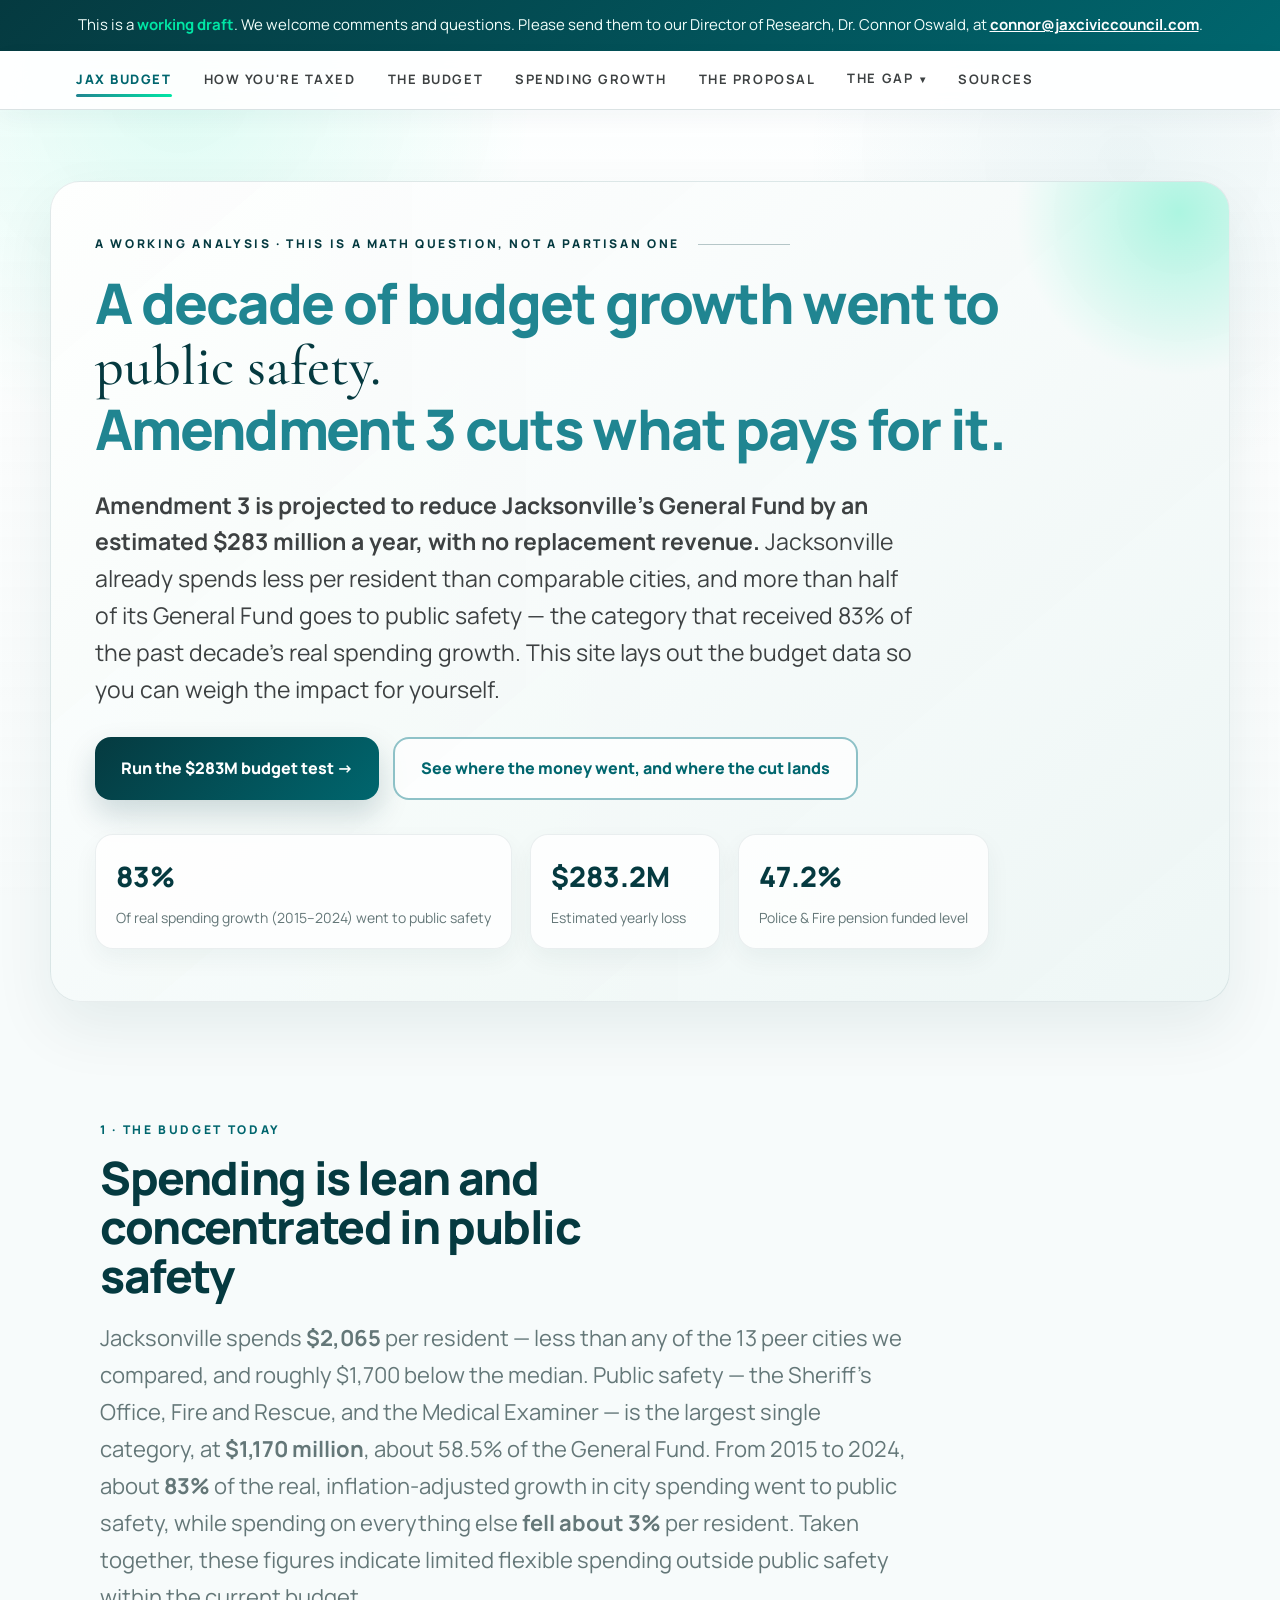
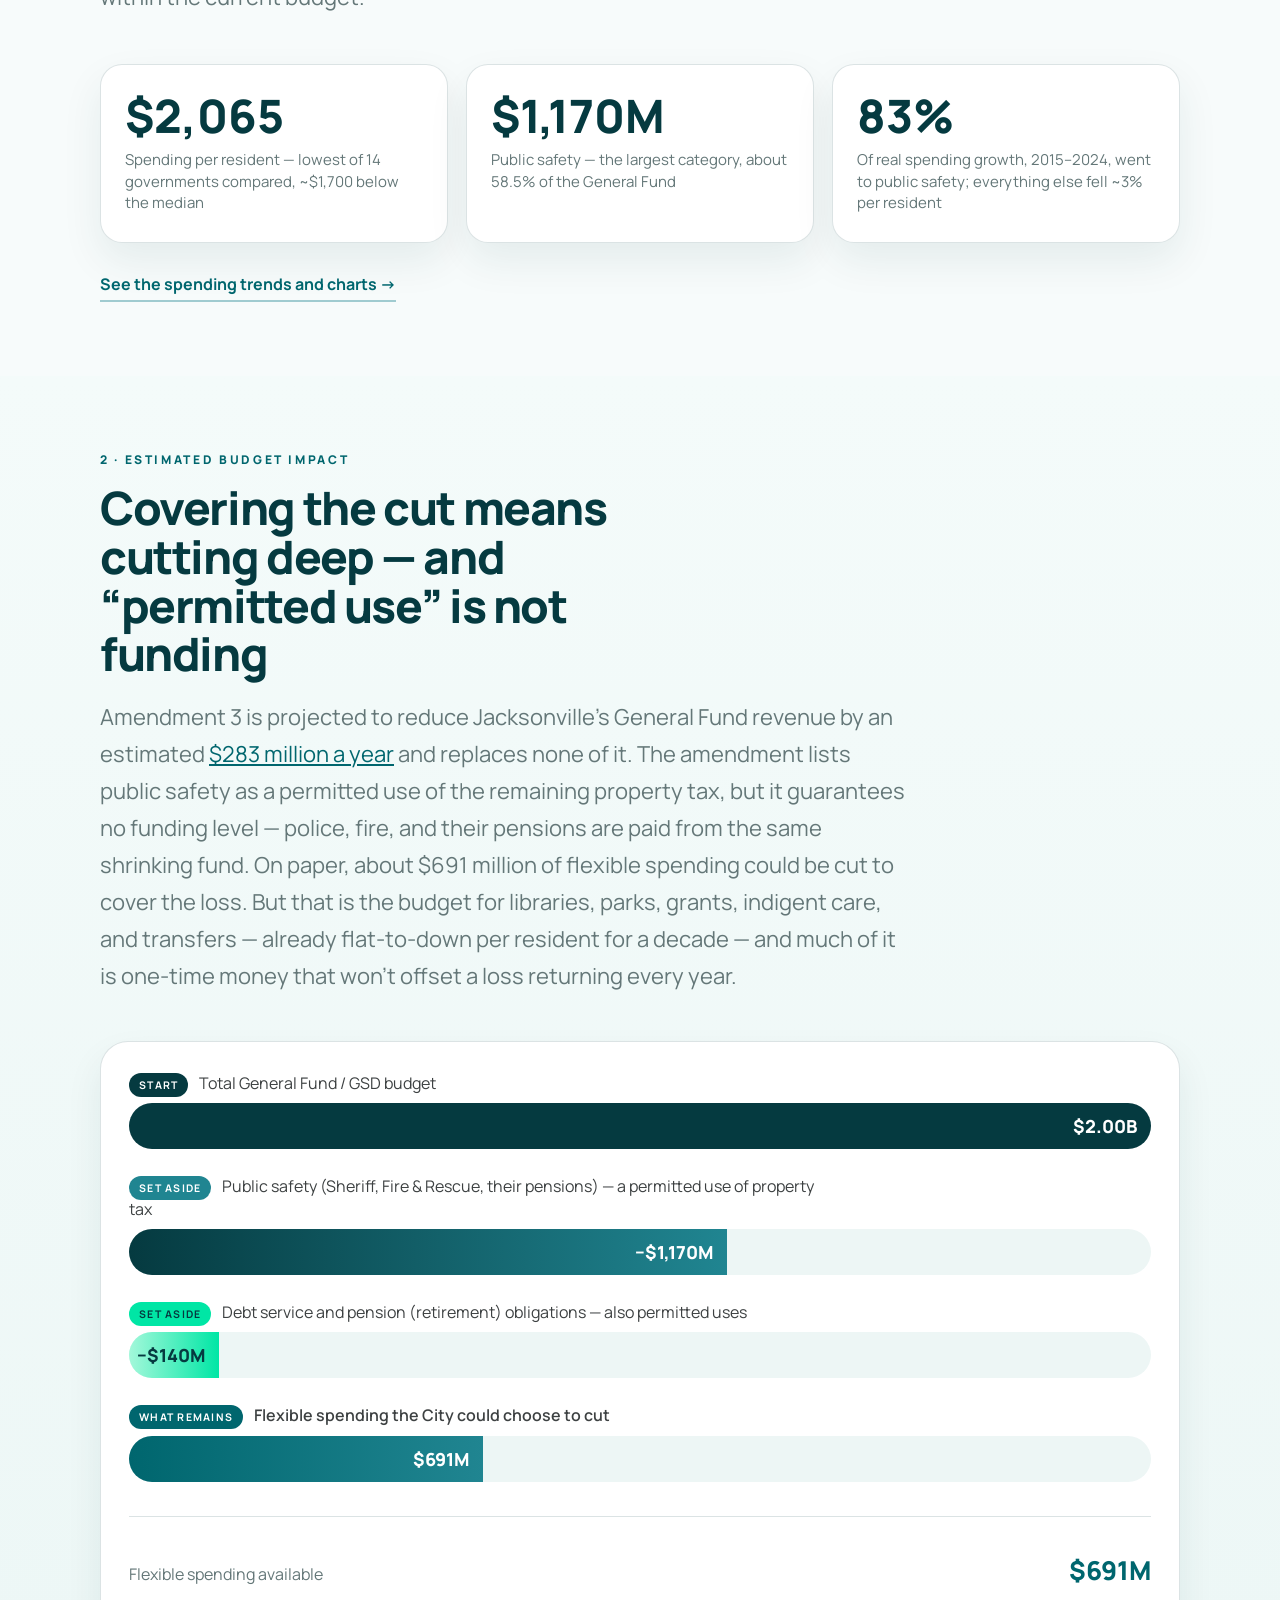
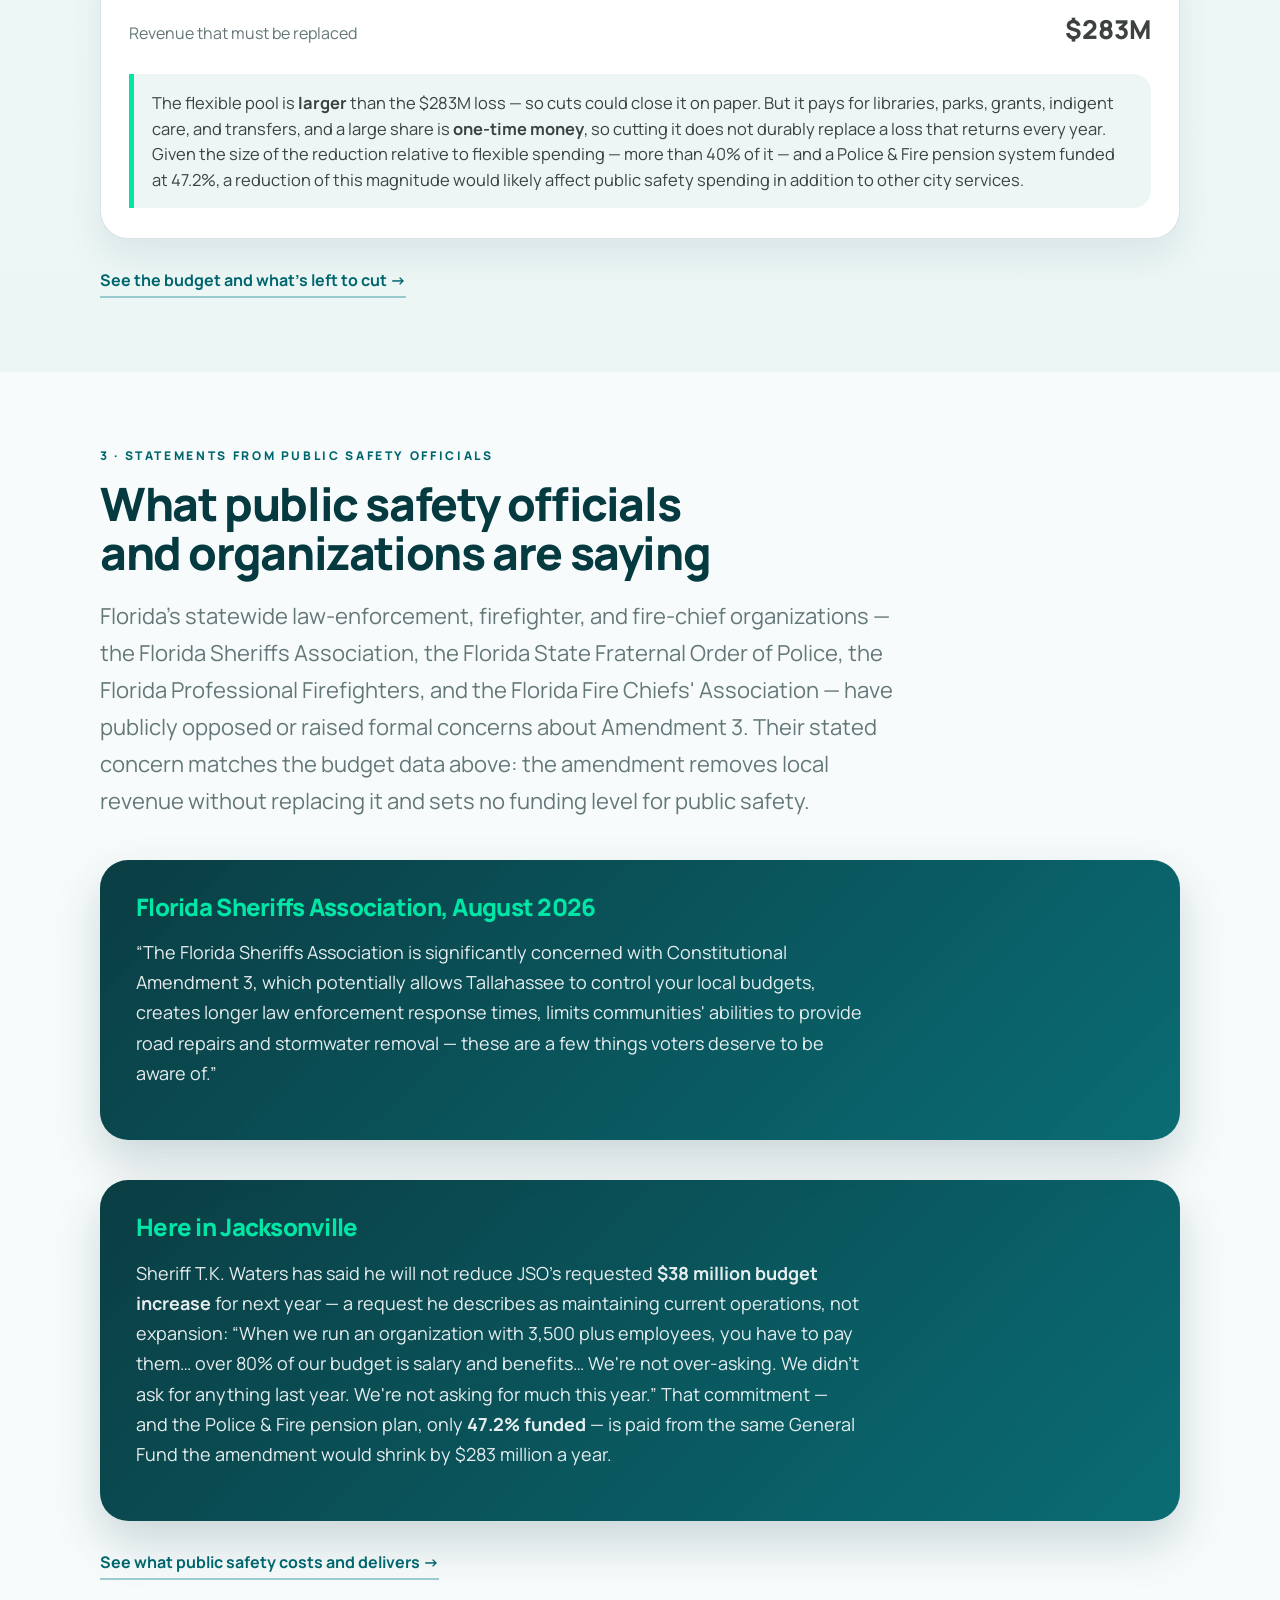
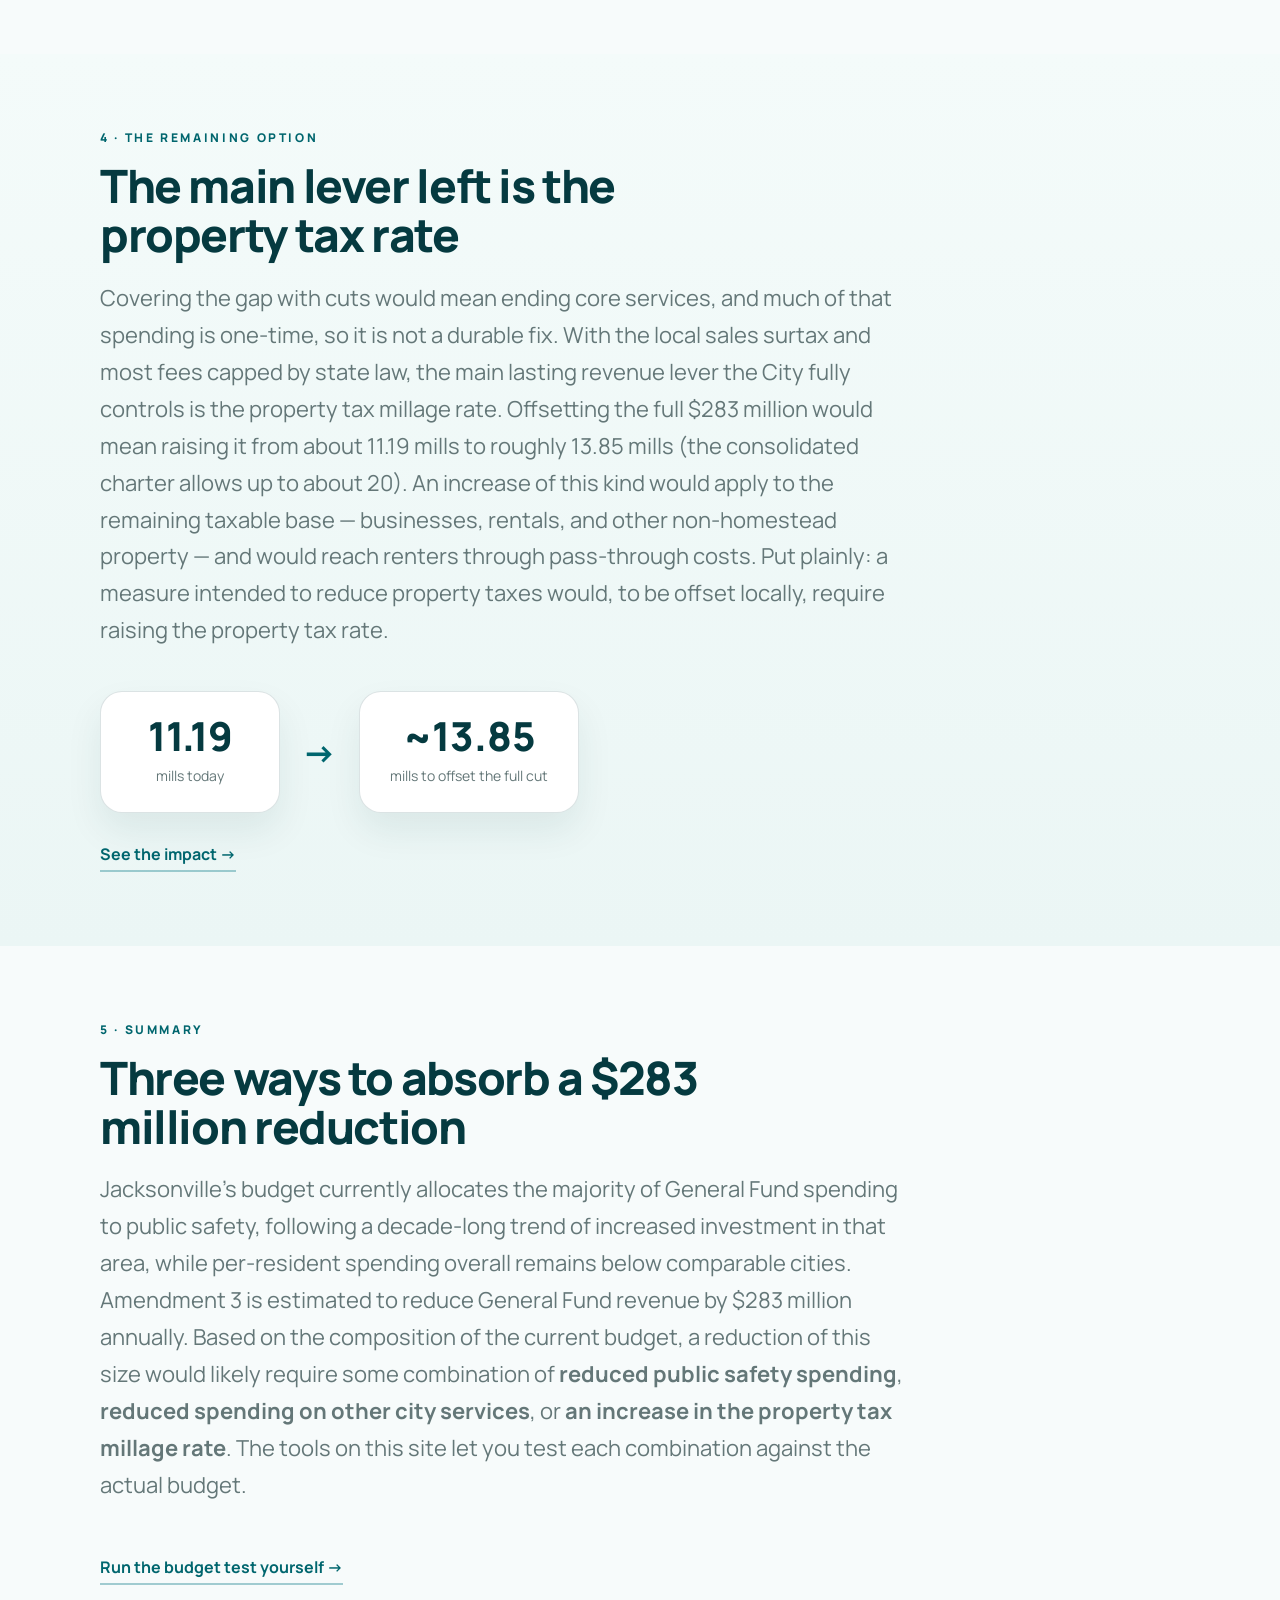
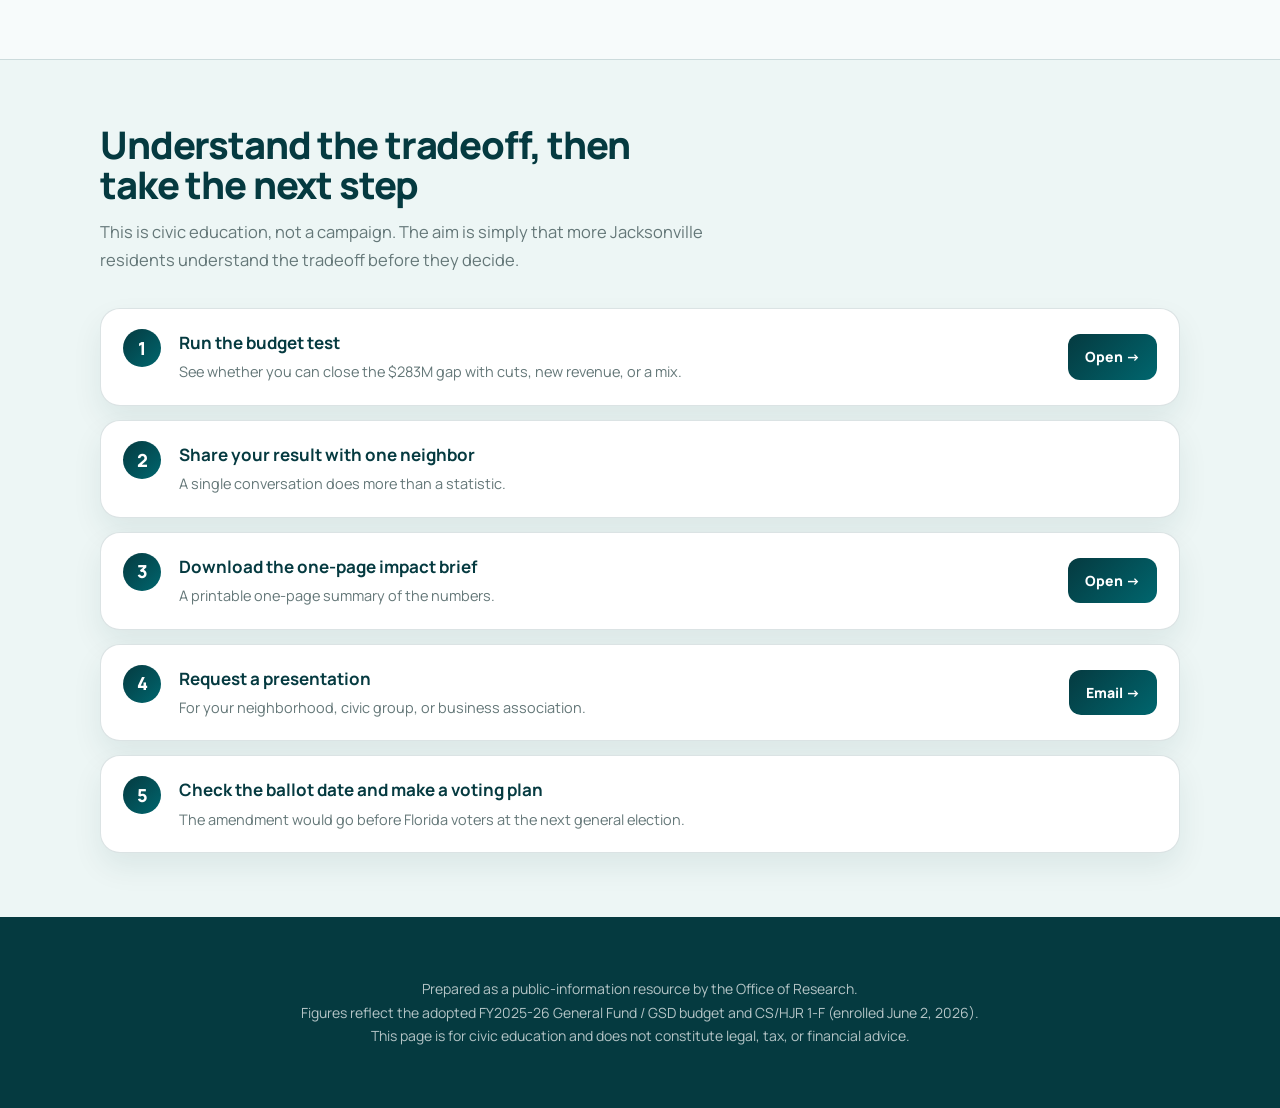
<file: index.html>
<!DOCTYPE html>
<html lang="en">
<head>
<meta charset="UTF-8">
<meta name="viewport" content="width=device-width, initial-scale=1.0">
<title>A decade of budget growth went to public safety. Amendment 3 cuts what pays for it.</title>
<link rel="preconnect" href="https://fonts.googleapis.com">
<link rel="preconnect" href="https://fonts.gstatic.com" crossorigin>
<link href="https://fonts.googleapis.com/css2?family=Cormorant+Garamond:wght@300;400;500;600&family=Manrope:wght@400;500;600;700;800&display=swap" rel="stylesheet">
<link rel="stylesheet" href="assets/styles.css?v=11">
</head>
<body>
<a class="skip" href="#main">Skip to main content</a>
<div class="wrap">

<div class="draft-banner" role="note">
  This is a <b>working draft</b>. We welcome comments and questions. Please send them to our Director of Research, Dr. Connor Oswald, at <a href="mailto:connor@jaxciviccouncil.com">connor@jaxciviccouncil.com</a>.
</div>

<nav aria-label="Site navigation">
  <ul>
    <li><a class="brand" href="index.html" aria-current="page">JAX BUDGET</a></li>
    <li><a href="taxed.html">How You're Taxed</a></li>
    <li><a href="budget.html">The Budget</a></li>
    <li><a href="spending.html">Spending Growth</a></li>
    <li><a href="proposal.html">The Proposal</a></li>
    <li class="nav-group">
      <button class="nav-group-btn" type="button" aria-expanded="false" aria-haspopup="true">The Gap <span class="nav-caret" aria-hidden="true">&#9662;</span></button>
      <ul class="nav-sub">
        <li><a href="tradeoff.html">The Tradeoff</a></li>
        <li><a href="calculators.html">Impact</a></li>
        <li><a href="coretest.html">The Core-Services Test</a></li>
        <li><a href="stakes.html">Services at Stake</a></li>
      </ul>
    </li>
    <li><a href="sources.html">Sources</a></li>
  </ul>
</nav>

<header class="hero" id="top">
  <div class="hero-inner">
    <div class="kicker">A working analysis &middot; This is a math question, not a partisan one</div>
    <h1>A decade of budget growth went to <em>public safety.</em> Amendment 3 cuts what pays for it.</h1>
    <p class="hero-sub"><b>Amendment 3 is projected to reduce Jacksonville's General Fund by an estimated $283 million a year, with no replacement revenue.</b> Jacksonville already spends less per resident than comparable cities, and more than half of its General Fund goes to public safety &mdash; the category that received 83% of the past decade's real spending growth. This site lays out the budget data so you can weigh the impact for yourself.</p>
    <div class="hero-cta">
      <a class="btn btn-primary" href="tradeoff.html">Run the $283M budget test &rarr;</a>
      <a class="btn btn-secondary" href="#hp1">See where the money went, and where the cut lands</a>
    </div>
    <div class="hero-meta">
      <div><strong>83%</strong>Of real spending growth (2015&ndash;2024) went to public safety</div>
      <div><strong>$283.2M</strong>Estimated yearly loss</div>
      <div><strong>47.2%</strong>Police &amp; Fire pension funded level</div>
    </div>
  </div>
</header>

<main id="main">

<section class="home-point" id="hp1">
  <div class="inner">
    <div class="sec-num">1 &middot; The budget today</div>
    <h2>Spending is lean and concentrated in public safety</h2>
    <p class="lead">Jacksonville spends <b>$2,065</b> per resident &mdash; less than any of the 13 peer cities we compared, and roughly $1,700 below the median. Public safety &mdash; the Sheriff's Office, Fire and Rescue, and the Medical Examiner &mdash; is the largest single category, at <b>$1,170 million</b>, about 58.5% of the General Fund. From 2015 to 2024, about <b>83%</b> of the real, inflation-adjusted growth in city spending went to public safety, while spending on everything else <b>fell about 3%</b> per resident. Taken together, these figures indicate limited flexible spending outside public safety within the current budget.</p>
    <div class="stat-row" role="list">
      <div class="stat" role="listitem"><div class="v">$2,065</div><div class="l">Spending per resident &mdash; lowest of 14 governments compared, ~$1,700 below the median</div></div>
      <div class="stat" role="listitem"><div class="v">$1,170M</div><div class="l">Public safety &mdash; the largest category, about 58.5% of the General Fund</div></div>
      <div class="stat" role="listitem"><div class="v">83%</div><div class="l">Of real spending growth, 2015&ndash;2024, went to public safety; everything else fell ~3% per resident</div></div>
    </div>
    <a class="hp-link" href="spending.html">See the spending trends and charts &rarr;</a>
  </div>
</section>

<section class="home-point alt" id="hp2">
  <div class="inner">
    <div class="sec-num">2 &middot; Estimated budget impact</div>
    <h2>Covering the cut means cutting deep &mdash; and &ldquo;permitted use&rdquo; is not funding</h2>
    <p class="lead">Amendment 3 is projected to reduce Jacksonville's General Fund revenue by an estimated <a href="sources.html">$283 million a year</a> and replaces none of it. The amendment lists public safety as a permitted use of the remaining property tax, but it guarantees no funding level &mdash; police, fire, and their pensions are paid from the same shrinking fund. On paper, about $691 million of flexible spending could be cut to cover the loss. But that is the budget for libraries, parks, grants, indigent care, and transfers &mdash; already flat-to-down per resident for a decade &mdash; and much of it is one-time money that won't offset a loss returning every year.</p>
    <div class="wf-shell">
      <div class="wf-step">
        <div class="wf-label"><span class="wf-tag total">Start</span> Total General Fund / GSD budget</div>
        <div class="wf-barwrap"><div class="wf-bar total" style="width:100%"><span class="wf-amt">$2.00B</span></div></div>
      </div>

      <div class="wf-step">
        <div class="wf-label"><span class="wf-tag ps">Set aside</span> Public safety (Sheriff, Fire &amp; Rescue, their pensions) &mdash; a permitted use of property tax</div>
        <div class="wf-barwrap"><div class="wf-bar ps" style="width:58.5%"><span class="wf-amt">&minus;$1,170M</span></div></div>
      </div>

      <div class="wf-step">
        <div class="wf-label"><span class="wf-tag lock">Set aside</span> Debt service and pension (retirement) obligations &mdash; also permitted uses</div>
        <div class="wf-barwrap"><div class="wf-bar lock" style="width:7%"><span class="wf-amt">&minus;$140M</span></div></div>
      </div>

      <div class="wf-step wf-remain">
        <div class="wf-label"><span class="wf-tag cut">What remains</span> Flexible spending the City could choose to cut</div>
        <div class="wf-barwrap"><div class="wf-bar cut" style="width:34.6%"><span class="wf-amt">$691M</span></div></div>
      </div>

      <div class="wf-compare">
        <div class="wf-comp-row">
          <span class="wf-comp-label">Flexible spending available</span>
          <span class="wf-comp-val cut">$691M</span>
        </div>
        <div class="wf-comp-row">
          <span class="wf-comp-label">Revenue that must be replaced</span>
          <span class="wf-comp-val gap">$283M</span>
        </div>
        <div class="wf-comp-result">
          The flexible pool is <b>larger</b> than the $283M loss &mdash; so cuts could close it on paper. But it pays for libraries, parks, grants, indigent care, and transfers, and a large share is <b>one-time money</b>, so cutting it does not durably replace a loss that returns every year. Given the size of the reduction relative to flexible spending &mdash; more than 40% of it &mdash; and a Police &amp; Fire pension system funded at 47.2%, a reduction of this magnitude would likely affect public safety spending in addition to other city services.
        </div>
      </div>
    </div>
    <a class="hp-link" href="budget.html">See the budget and what's left to cut &rarr;</a>
  </div>
</section>

<section class="home-point" id="hp3">
  <div class="inner">
    <div class="sec-num">3 &middot; Statements from public safety officials</div>
    <h2>What public safety officials and organizations are saying</h2>
    <p class="lead">Florida's statewide law-enforcement, firefighter, and fire-chief organizations &mdash; the Florida Sheriffs Association, the Florida State Fraternal Order of Police, the Florida Professional Firefighters, and the Florida Fire Chiefs' Association &mdash; have publicly opposed or raised formal concerns about Amendment 3. Their stated concern matches the budget data above: the amendment removes local revenue without replacing it and sets no funding level for public safety.</p>
    <div class="callout">
      <h3>Florida Sheriffs Association, August 2026</h3>
      <p>&ldquo;The Florida Sheriffs Association is significantly concerned with Constitutional Amendment 3, which potentially allows Tallahassee to control your local budgets, creates longer law enforcement response times, limits communities' abilities to provide road repairs and stormwater removal &mdash; these are a few things voters deserve to be aware of.&rdquo;</p>
    </div>
    <div class="callout">
      <h3>Here in Jacksonville</h3>
      <p>Sheriff T.K. Waters has said he will not reduce JSO's requested <b>$38 million budget increase</b> for next year &mdash; a request he describes as maintaining current operations, not expansion: &ldquo;When we run an organization with 3,500 plus employees, you have to pay them&hellip; over 80% of our budget is salary and benefits&hellip; We're not over-asking. We didn't ask for anything last year. We're not asking for much this year.&rdquo; That commitment &mdash; and the Police &amp; Fire pension plan, only <b>47.2% funded</b> &mdash; is paid from the same General Fund the amendment would shrink by $283 million a year.</p>
    </div>
    <a class="hp-link" href="stakes.html">See what public safety costs and delivers &rarr;</a>
  </div>
</section>

<section class="home-point alt" id="hp4">
  <div class="inner">
    <div class="sec-num">4 &middot; The remaining option</div>
    <h2>The main lever left is the property tax rate</h2>
    <p class="lead">Covering the gap with cuts would mean ending core services, and much of that spending is one-time, so it is not a durable fix. With the local sales surtax and most fees capped by state law, the main lasting revenue lever the City fully controls is the property tax millage rate. Offsetting the full $283 million would mean raising it from about 11.19 mills to roughly 13.85 mills (the consolidated charter allows up to about 20). An increase of this kind would apply to the remaining taxable base &mdash; businesses, rentals, and other non-homestead property &mdash; and would reach renters through pass-through costs. Put plainly: a measure intended to reduce property taxes would, to be offset locally, require raising the property tax rate.</p>
    <div class="hp-millage">
      <div class="hp-mill-item"><span class="hp-mill-v">11.19</span><span class="hp-mill-l">mills today</span></div>
      <div class="hp-mill-arrow" aria-hidden="true">&rarr;</div>
      <div class="hp-mill-item"><span class="hp-mill-v">~13.85</span><span class="hp-mill-l">mills to offset the full cut</span></div>
    </div>
    <a class="hp-link" href="calculators.html">See the impact &rarr;</a>
  </div>
</section>

<section class="home-point" id="hp5">
  <div class="inner">
    <div class="sec-num">5 &middot; Summary</div>
    <h2>Three ways to absorb a $283 million reduction</h2>
    <p class="lead">Jacksonville's budget currently allocates the majority of General Fund spending to public safety, following a decade-long trend of increased investment in that area, while per-resident spending overall remains below comparable cities. Amendment 3 is estimated to reduce General Fund revenue by $283 million annually. Based on the composition of the current budget, a reduction of this size would likely require some combination of <b>reduced public safety spending</b>, <b>reduced spending on other city services</b>, or <b>an increase in the property tax millage rate</b>. The tools on this site let you test each combination against the actual budget.</p>
    <a class="hp-link" href="tradeoff.html">Run the budget test yourself &rarr;</a>
  </div>
</section>

</main>

<footer>
  <p>Prepared as a public-information resource by the Office of Research.<br>
  Figures reflect the adopted FY2025-26 General Fund / GSD budget and CS/HJR 1-F (enrolled June 2, 2026).<br>
  This page is for civic education and does not constitute legal, tax, or financial advice.</p>
</footer>

</div>

<script src="assets/app.js?v=10"></script>
</body>
</html>
</file>
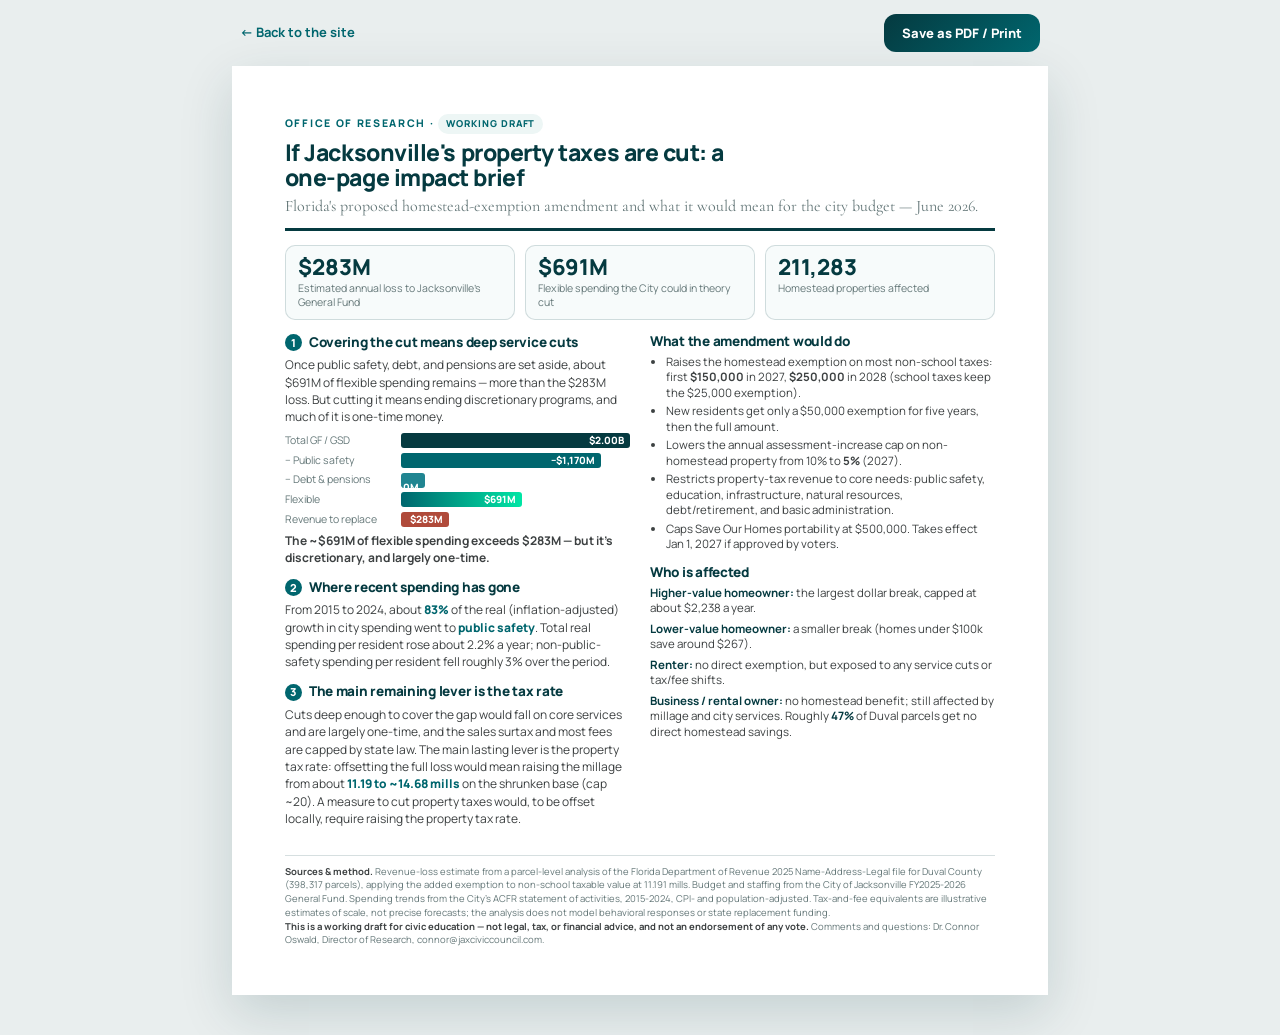
<file: brief.html>
<!DOCTYPE html>
<html lang="en">
<head>
<meta charset="UTF-8">
<meta name="viewport" content="width=device-width, initial-scale=1.0">
<title>Impact Brief | Jacksonville Property Tax Amendment</title>
<link rel="preconnect" href="https://fonts.googleapis.com">
<link rel="preconnect" href="https://fonts.gstatic.com" crossorigin>
<link href="https://fonts.googleapis.com/css2?family=Cormorant+Garamond:wght@400;500;600&family=Manrope:wght@400;500;600;700;800&display=swap" rel="stylesheet">
<style>
  :root{
    --ink:#3d4142; --teal:#208591; --teal-deep:#00666e; --teal-darkest:#053a40;
    --mint:#00e6a5; --muted:#647778; --rule:rgba(5,58,64,0.16); --paper:#f7fbfb; --paper-2:#edf6f5;
  }
  *{box-sizing:border-box;}
  body{ margin:0; background:#e9eeee; color:var(--ink);
    font-family:"Manrope","Helvetica Neue",Arial,sans-serif; font-size:14px; line-height:1.5; }
  .toolbar{ max-width:8.5in; margin:14px auto 0; display:flex; justify-content:space-between; align-items:center; gap:12px; padding:0 8px; }
  .toolbar a{ color:var(--teal-deep); font-weight:700; text-decoration:none; font-size:13px; }
  .printbtn{ font-family:"Manrope"; font-weight:800; font-size:13px; color:#fff; cursor:pointer; border:none;
    background:linear-gradient(135deg,var(--teal-darkest),var(--teal-deep)); padding:10px 18px; border-radius:12px; }

  .sheet{ max-width:8.5in; margin:14px auto 40px; background:#fff; padding:0.5in 0.55in;
    box-shadow:0 18px 50px rgba(5,58,64,0.16); }
  h1,h2,h3,h4{ margin:0; font-weight:800; letter-spacing:-0.02em; line-height:1.08; }

  .masthead{ border-bottom:3px solid var(--teal-darkest); padding-bottom:10px; margin-bottom:14px; }
  .eyebrow{ font-size:10.5px; letter-spacing:0.16em; text-transform:uppercase; color:var(--teal-deep); font-weight:800; }
  .masthead h1{ font-size:23px; color:var(--teal-darkest); margin:6px 0 4px; max-width:30ch; }
  .masthead .sub{ font-size:12.5px; color:var(--muted); font-family:"Cormorant Garamond",Georgia,serif; font-size:16px; }

  .keyrow{ display:grid; grid-template-columns:repeat(3,1fr); gap:10px; margin:0 0 14px; }
  .key{ border:1px solid var(--rule); border-radius:10px; padding:10px 12px; background:var(--paper); }
  .key .v{ font-size:22px; font-weight:800; color:var(--teal-darkest); line-height:1; }
  .key .l{ font-size:10.5px; color:var(--muted); margin-top:4px; line-height:1.3; }

  .cols{ display:grid; grid-template-columns:1fr 1fr; gap:20px; }
  .block{ margin-bottom:13px; }
  .block h3{ font-size:13.5px; color:var(--teal-darkest); margin-bottom:5px;
    display:flex; align-items:baseline; gap:7px; }
  .block h3 .n{ font-size:11px; color:#fff; background:var(--teal-deep); width:17px; height:17px; border-radius:50%;
    display:inline-flex; align-items:center; justify-content:center; flex:none; font-weight:800; }
  .block p{ margin:0; font-size:12px; color:var(--ink); line-height:1.45; }
  .block p .em{ font-weight:800; color:var(--teal-deep); }

  .wf{ margin:7px 0 4px; display:grid; gap:4px; }
  .wf-r{ display:flex; align-items:center; gap:8px; font-size:10.5px; }
  .wf-r .bar{ height:15px; border-radius:3px; display:flex; align-items:center; justify-content:flex-end; padding:0 6px; }
  .wf-r .bar span{ color:#fff; font-weight:800; font-size:10px; }
  .wf-r .lab{ width:108px; flex:none; color:var(--muted); }
  .b-total{ background:var(--teal-darkest); }
  .b-ps{ background:var(--teal-deep); }
  .b-lock{ background:var(--teal); }
  .b-cut{ background:linear-gradient(90deg,var(--teal-deep),var(--mint)); }
  .b-need{ background:#b04a3a; }
  .shortnote{ font-size:11px; color:var(--teal-deep); font-weight:700; margin-top:5px; }

  ul.tight{ margin:5px 0 0; padding-left:16px; }
  ul.tight li{ font-size:11.5px; margin-bottom:3px; line-height:1.35; }

  .who{ display:grid; gap:5px; margin-top:5px; }
  .who div{ font-size:11.5px; line-height:1.35; }
  .who b{ color:var(--teal-darkest); }

  .foot{ margin-top:14px; border-top:1px solid var(--rule); padding-top:9px; font-size:9.5px; color:var(--muted); line-height:1.45; }
  .foot b{ color:var(--ink); }
  .draftflag{ display:inline-block; background:var(--paper-2); color:var(--teal-deep); font-weight:800;
    font-size:9.5px; letter-spacing:0.1em; text-transform:uppercase; padding:3px 8px; border-radius:999px; }

  @media print{
    body{ background:#fff; font-size:9.5pt; }
    .toolbar{ display:none; }
    .sheet{ box-shadow:none; margin:0; max-width:none; padding:0; }
    @page{ size:letter; margin:0.5in; }
    .key .v{ font-size:18pt; }
  }
</style>
</head>
<body>

<div class="toolbar no-print">
  <a href="index.html">&larr; Back to the site</a>
  <button class="printbtn" onclick="window.print()">Save as PDF / Print</button>
</div>

<div class="sheet">

  <div class="masthead">
    <div class="eyebrow">Office of Research &middot; <span class="draftflag">Working draft</span></div>
    <h1>If Jacksonville's property taxes are cut: a one-page impact brief</h1>
    <div class="sub">Florida's proposed homestead-exemption amendment and what it would mean for the city budget &mdash; June 2026.</div>
  </div>

  <div class="keyrow">
    <div class="key"><div class="v">$283M</div><div class="l">Estimated annual loss to Jacksonville's General Fund</div></div>
    <div class="key"><div class="v">$691M</div><div class="l">Flexible spending the City could in theory cut</div></div>
    <div class="key"><div class="v">211,283</div><div class="l">Homestead properties affected</div></div>
  </div>

  <div class="cols">
    <div class="colL">

      <div class="block">
        <h3><span class="n">1</span> Covering the cut means deep service cuts</h3>
        <p>Once public safety, debt, and pensions are set aside, about $691M of flexible spending remains &mdash; more than the $283M loss. But cutting it means ending discretionary programs, and much of it is one-time money.</p>
        <div class="wf">
          <div class="wf-r"><span class="lab">Total GF / GSD</span><div class="bar b-total" style="width:100%"><span>$2.00B</span></div></div>
          <div class="wf-r"><span class="lab">&minus; Public safety</span><div class="bar b-ps" style="width:58%"><span>&minus;$1,170M</span></div></div>
          <div class="wf-r"><span class="lab">&minus; Debt &amp; pensions</span><div class="bar b-lock" style="width:7%"><span>&minus;$140M</span></div></div>
          <div class="wf-r"><span class="lab">Flexible</span><div class="bar b-cut" style="width:35%"><span>$691M</span></div></div>
          <div class="wf-r"><span class="lab">Revenue to replace</span><div class="bar b-need" style="width:14%"><span>$283M</span></div></div>
        </div>
        <p class="shortnote">The ~$691M of flexible spending exceeds $283M &mdash; but it's discretionary, and largely one-time.</p>
      </div>

      <div class="block">
        <h3><span class="n">2</span> Where recent spending has gone</h3>
        <p>From 2015 to 2024, about <span class="em">83%</span> of the real (inflation-adjusted) growth in city spending went to <span class="em">public safety</span>. Total real spending per resident rose about 2.2% a year; non-public-safety spending per resident fell roughly 3% over the period.</p>
      </div>

      <div class="block">
        <h3><span class="n">3</span> The main remaining lever is the tax rate</h3>
        <p>Cuts deep enough to cover the gap would fall on core services and are largely one-time, and the sales surtax and most fees are capped by state law. The main lasting lever is the property tax rate: offsetting the full loss would mean raising the millage from about <span class="em">11.19 to ~14.68 mills</span> on the shrunken base (cap ~20). A measure to cut property taxes would, to be offset locally, require raising the property tax rate.</p>
      </div>

    </div>
    <div class="colR">

      <div class="block">
        <h3>What the amendment would do</h3>
        <ul class="tight">
          <li>Raises the homestead exemption on most non-school taxes: first <b>$150,000</b> in 2027, <b>$250,000</b> in 2028 (school taxes keep the $25,000 exemption).</li>
          <li>New residents get only a $50,000 exemption for five years, then the full amount.</li>
          <li>Lowers the annual assessment-increase cap on non-homestead property from 10% to <b>5%</b> (2027).</li>
          <li>Restricts property-tax revenue to core needs: public safety, education, infrastructure, natural resources, debt/retirement, and basic administration.</li>
          <li>Caps Save Our Homes portability at $500,000. Takes effect Jan 1, 2027 if approved by voters.</li>
        </ul>
      </div>

      <div class="block">
        <h3>Who is affected</h3>
        <div class="who">
          <div><b>Higher-value homeowner:</b> the largest dollar break, capped at about $2,238 a year.</div>
          <div><b>Lower-value homeowner:</b> a smaller break (homes under $100k save around $267).</div>
          <div><b>Renter:</b> no direct exemption, but exposed to any service cuts or tax/fee shifts.</div>
          <div><b>Business / rental owner:</b> no homestead benefit; still affected by millage and city services. Roughly <b>47%</b> of Duval parcels get no direct homestead savings.</div>
        </div>
      </div>

    </div>
  </div>

  <div class="foot">
    <b>Sources &amp; method.</b> Revenue-loss estimate from a parcel-level analysis of the Florida Department of Revenue 2025 Name-Address-Legal file for Duval County (398,317 parcels), applying the added exemption to non-school taxable value at 11.191 mills. Budget and staffing from the City of Jacksonville FY2025-2026 General Fund. Spending trends from the City's ACFR statement of activities, 2015-2024, CPI- and population-adjusted. Tax-and-fee equivalents are illustrative estimates of scale, not precise forecasts; the analysis does not model behavioral responses or state replacement funding.<br>
    <b>This is a working draft for civic education &mdash; not legal, tax, or financial advice, and not an endorsement of any vote.</b> Comments and questions: Dr. Connor Oswald, Director of Research, connor@jaxciviccouncil.com.
  </div>

</div>

</body>
</html>
</file>
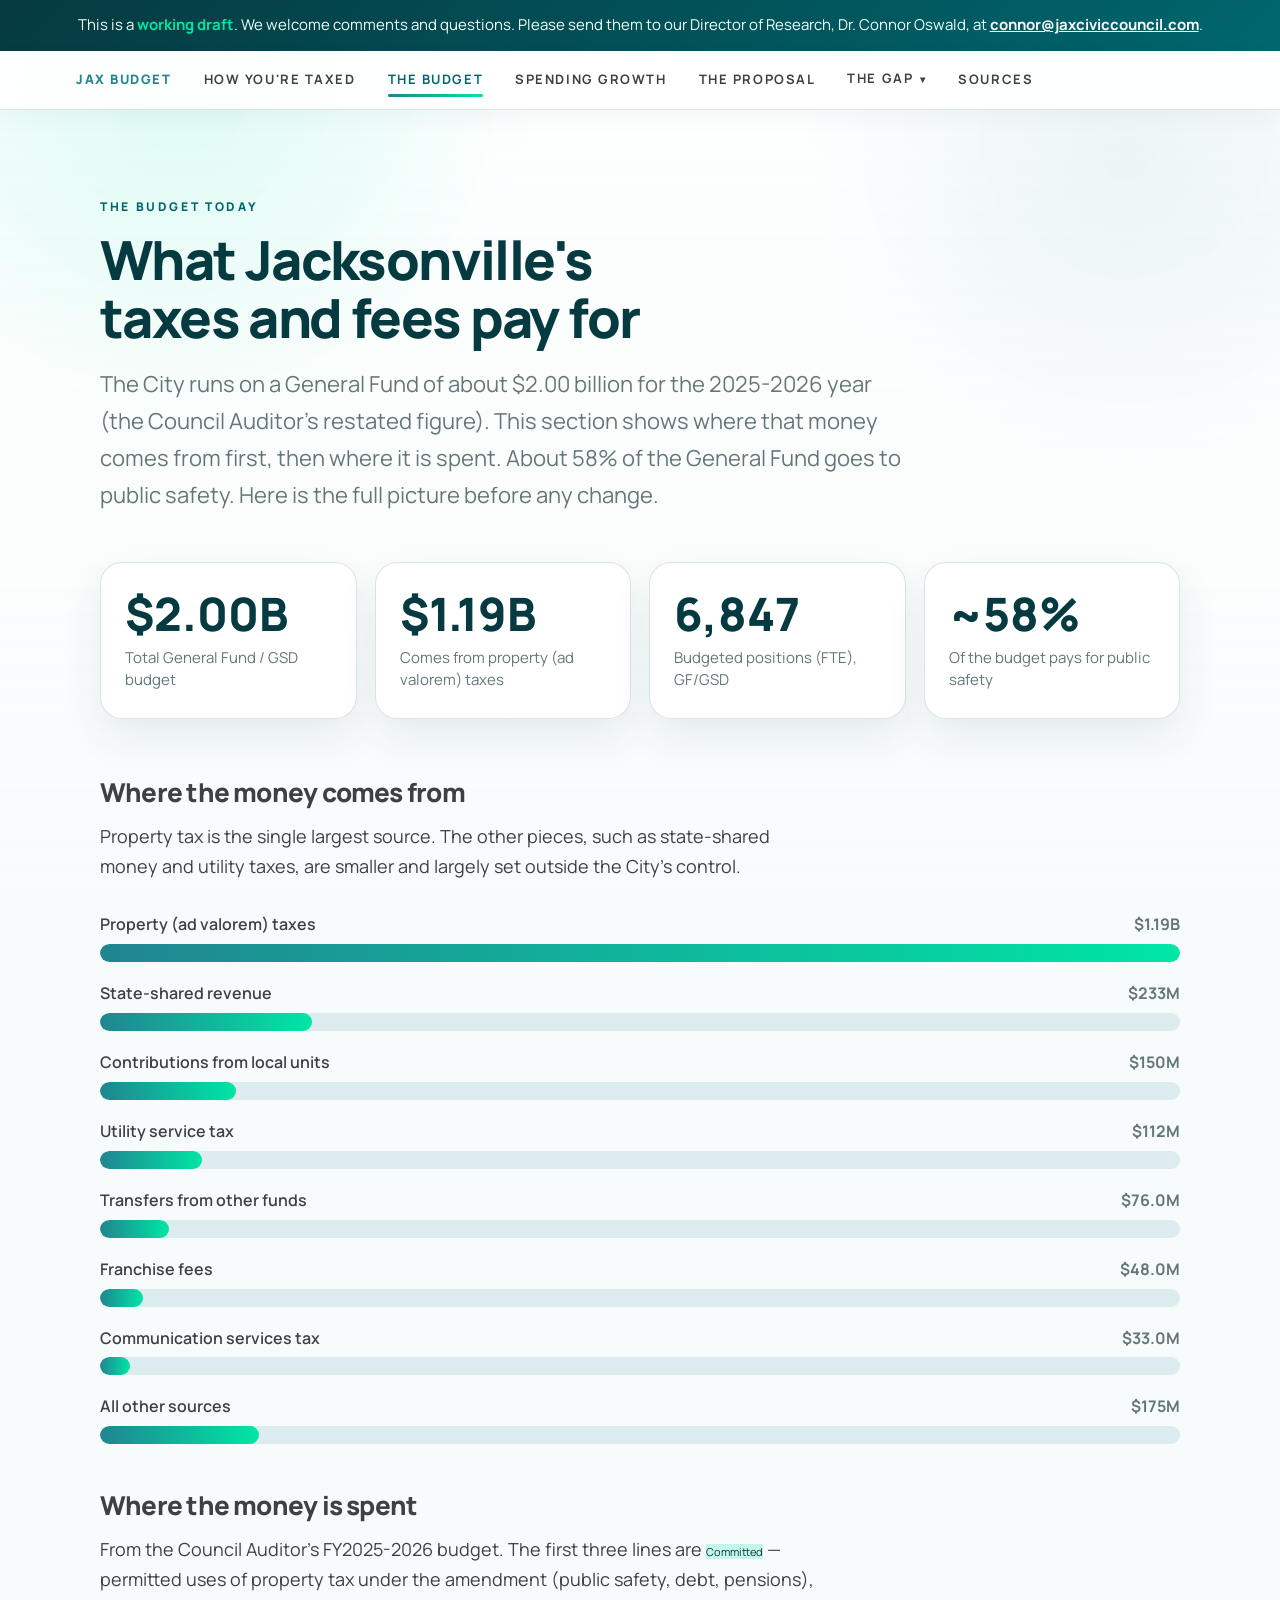
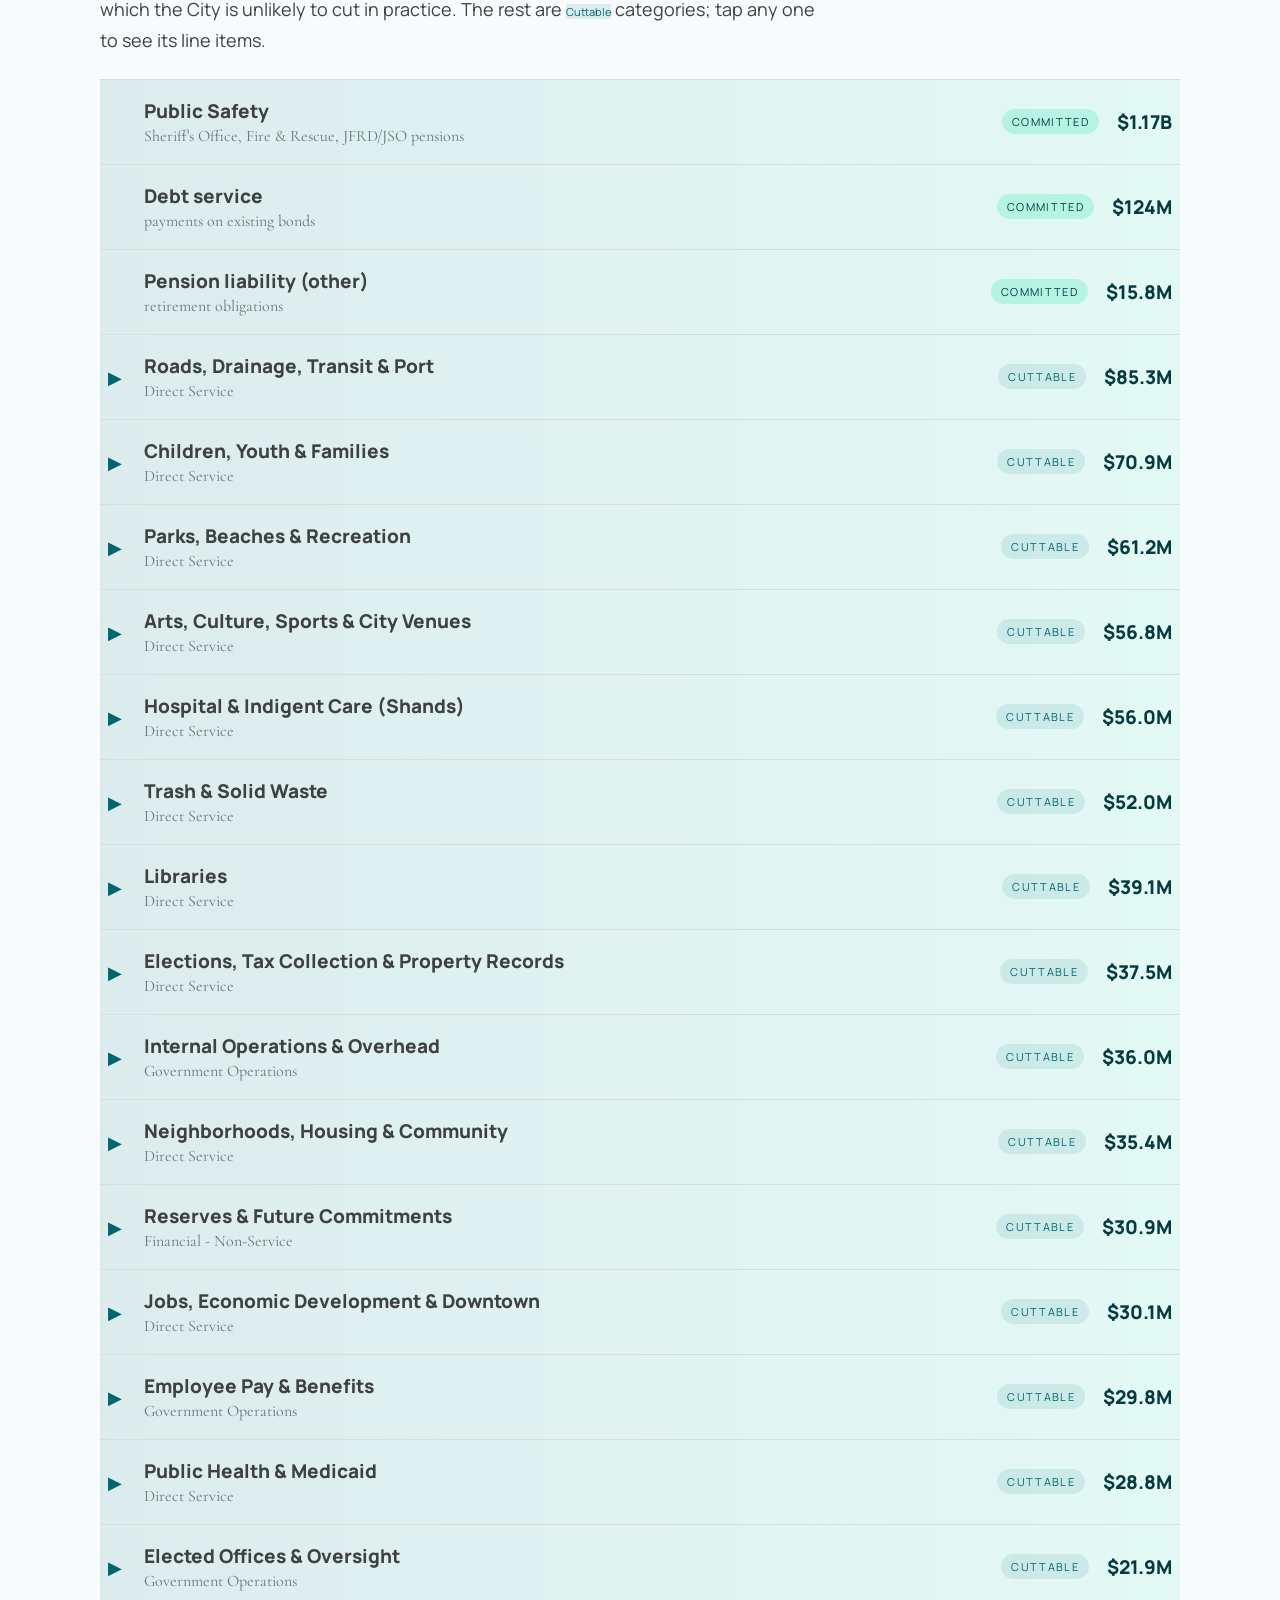
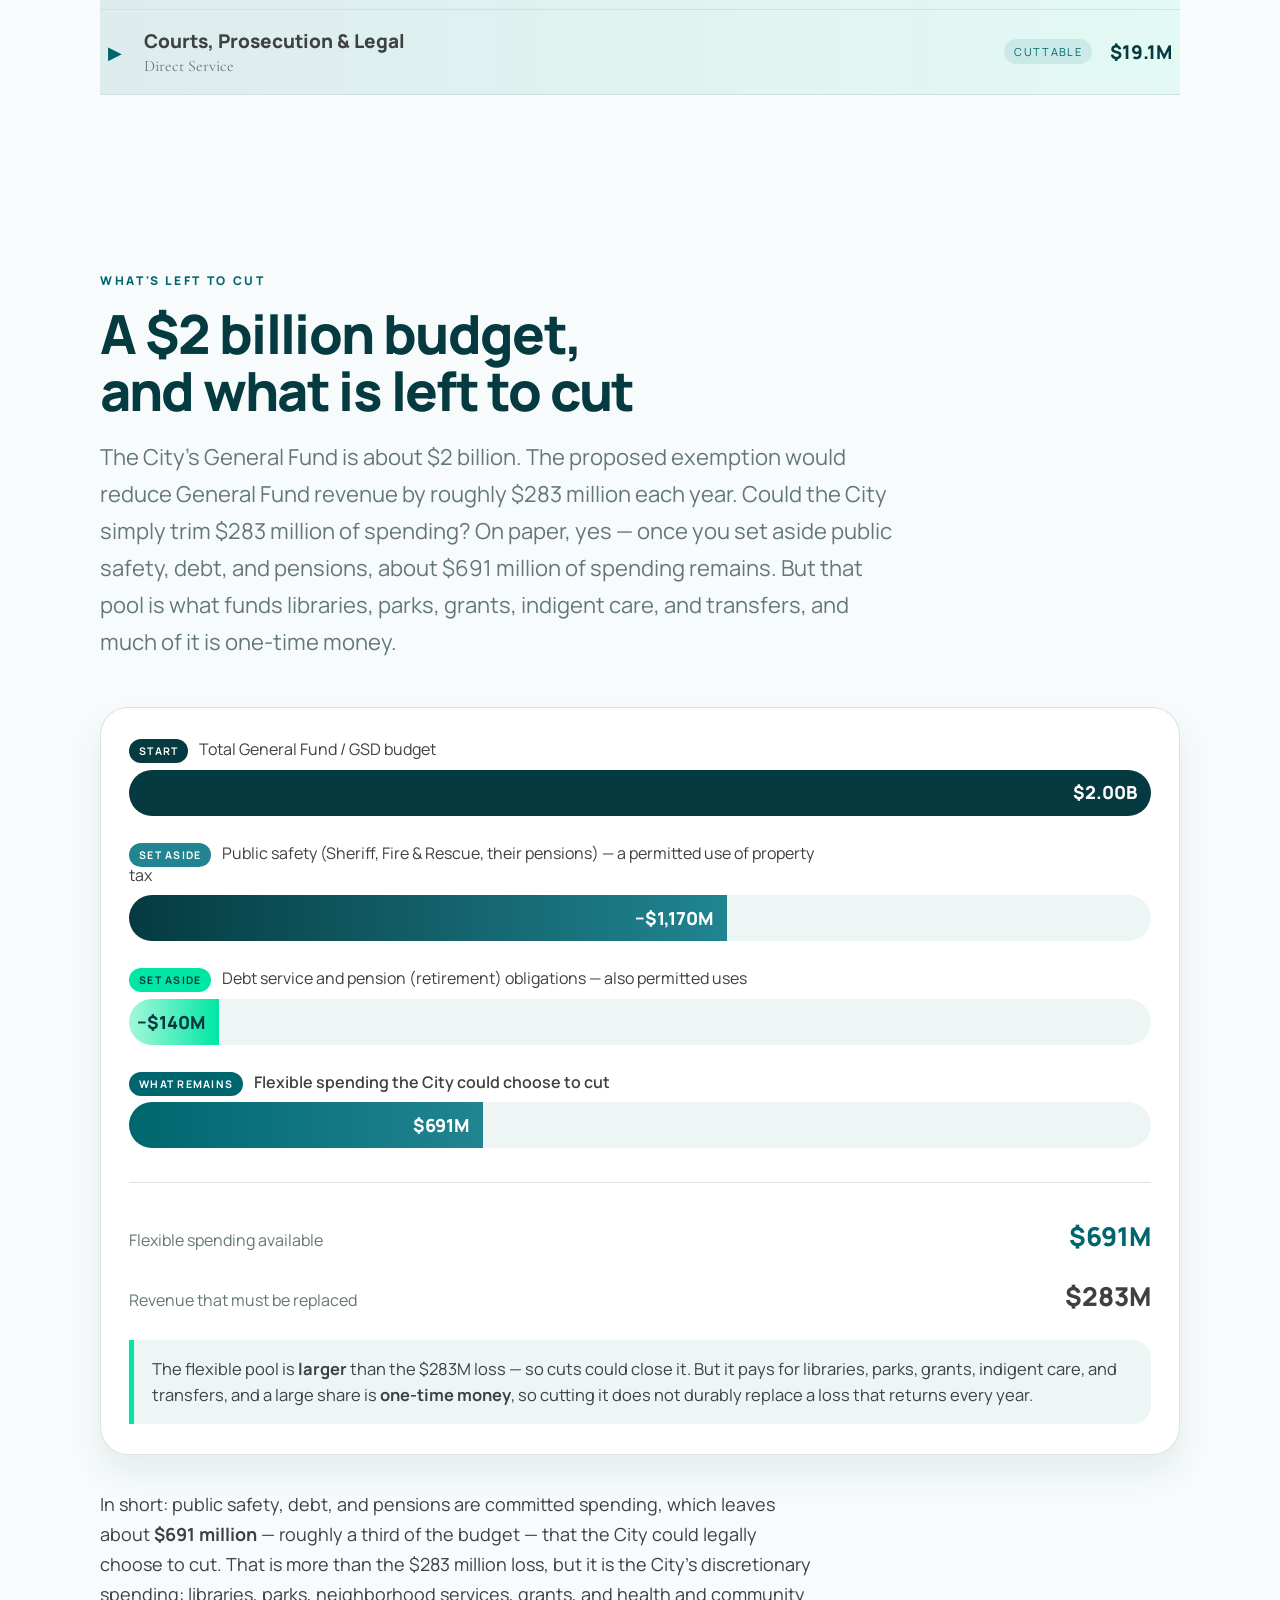
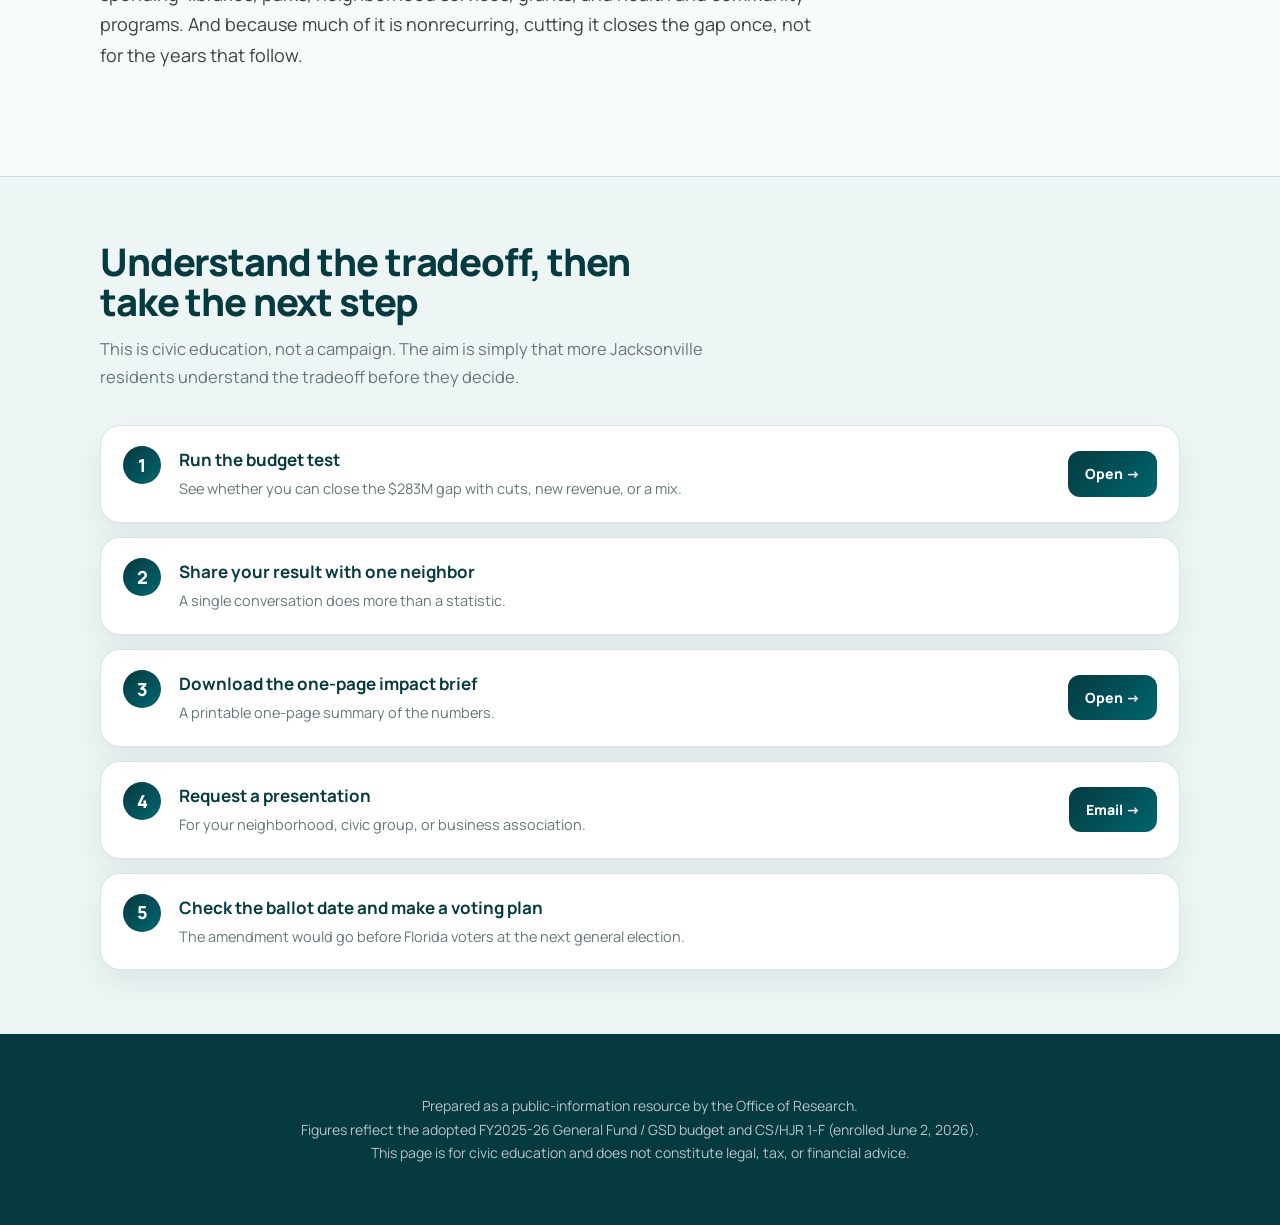
<file: budget.html>
<!DOCTYPE html>
<html lang="en">
<head>
<meta charset="UTF-8">
<meta name="viewport" content="width=device-width, initial-scale=1.0">
<title>The Budget &amp; What's Cuttable | Jacksonville Property Tax</title>
<link rel="preconnect" href="https://fonts.googleapis.com">
<link rel="preconnect" href="https://fonts.gstatic.com" crossorigin>
<link href="https://fonts.googleapis.com/css2?family=Cormorant+Garamond:wght@300;400;500;600&family=Manrope:wght@400;500;600;700;800&display=swap" rel="stylesheet">
<link rel="stylesheet" href="assets/styles.css?v=11">
</head>
<body>
<a class="skip" href="#main">Skip to main content</a>
<div class="wrap">

<div class="draft-banner" role="note">
  This is a <b>working draft</b>. We welcome comments and questions. Please send them to our Director of Research, Dr. Connor Oswald, at <a href="mailto:connor@jaxciviccouncil.com">connor@jaxciviccouncil.com</a>.
</div>

<nav aria-label="Site navigation">
  <ul>
    <li><a class="brand" href="index.html">JAX BUDGET</a></li>
    <li><a href="taxed.html">How You're Taxed</a></li>
    <li><a href="budget.html" aria-current="page">The Budget</a></li>
    <li><a href="spending.html">Spending Growth</a></li>
    <li><a href="proposal.html">The Proposal</a></li>
    <li class="nav-group">
      <button class="nav-group-btn" type="button" aria-expanded="false" aria-haspopup="true">The Gap <span class="nav-caret" aria-hidden="true">&#9662;</span></button>
      <ul class="nav-sub">
        <li><a href="tradeoff.html">The Tradeoff</a></li>
        <li><a href="calculators.html">Impact</a></li>
        <li><a href="coretest.html">The Core-Services Test</a></li>
        <li><a href="stakes.html">Services at Stake</a></li>
      </ul>
    </li>
    <li><a href="sources.html">Sources</a></li>
  </ul>
</nav>

<main id="main">

<section id="budget">
  <div class="inner">
    <div class="sec-num">The budget today</div>
    <h1>What Jacksonville's taxes and fees pay for</h1>
    <p class="lead">The City runs on a General Fund of about $2.00 billion for the 2025-2026 year (the Council Auditor's restated figure). This section shows where that money comes from first, then where it is spent. About 58% of the General Fund goes to public safety. Here is the full picture before any change.</p>

    <div class="stat-row" role="list">
      <div class="stat" role="listitem"><div class="v">$2.00B</div><div class="l">Total General Fund / GSD budget</div></div>
      <div class="stat" role="listitem"><div class="v">$1.19B</div><div class="l">Comes from property (ad valorem) taxes</div></div>
      <div class="stat" role="listitem"><div class="v">6,847</div><div class="l">Budgeted positions (FTE), GF/GSD</div></div>
      <div class="stat" role="listitem"><div class="v">~58%</div><div class="l">Of the budget pays for public safety</div></div>
    </div>

    <h3 style="margin-top:60px;font-size:26px;">Where the money comes from</h3>
    <p style="margin-top:14px;">Property tax is the single largest source. The other pieces, such as state-shared money and utility taxes, are smaller and largely set outside the City's control.</p>
    <div class="barblock" id="revBars" aria-label="General Fund revenue sources"></div>

    <div class="dept-intro">
      <h3 style="font-size:26px;">Where the money is spent</h3>
      <p style="margin:14px 0 0;">From the Council Auditor's FY2025-2026 budget. The first three lines are <span class="tag ps" style="font-size:11px;">Committed</span> &mdash; permitted uses of property tax under the amendment (public safety, debt, pensions), which the City is unlikely to cut in practice. The rest are <span class="tag np" style="font-size:11px;">Cuttable</span> categories; tap any one to see its line items.</p>
    </div>
    <div class="dept-list" id="deptList"></div>
  </div>
</section>

<section id="shortfall">
  <div class="inner">
    <div class="sec-num">What's left to cut</div>
    <h2>A $2 billion budget, and what is left to cut</h2>
    <p class="lead">The City's General Fund is about $2 billion. The proposed exemption would reduce General Fund revenue by roughly $283 million each year. Could the City simply trim $283 million of spending? On paper, yes &mdash; once you set aside public safety, debt, and pensions, about $691 million of spending remains. But that pool is what funds libraries, parks, grants, indigent care, and transfers, and much of it is one-time money.</p>

    <div class="wf-shell">
      <div class="wf-step">
        <div class="wf-label"><span class="wf-tag total">Start</span> Total General Fund / GSD budget</div>
        <div class="wf-barwrap"><div class="wf-bar total" style="width:100%"><span class="wf-amt">$2.00B</span></div></div>
      </div>

      <div class="wf-step">
        <div class="wf-label"><span class="wf-tag ps">Set aside</span> Public safety (Sheriff, Fire &amp; Rescue, their pensions) &mdash; a permitted use of property tax</div>
        <div class="wf-barwrap"><div class="wf-bar ps" style="width:58.5%"><span class="wf-amt">&minus;$1,170M</span></div></div>
      </div>

      <div class="wf-step">
        <div class="wf-label"><span class="wf-tag lock">Set aside</span> Debt service and pension (retirement) obligations &mdash; also permitted uses</div>
        <div class="wf-barwrap"><div class="wf-bar lock" style="width:7%"><span class="wf-amt">&minus;$140M</span></div></div>
      </div>

      <div class="wf-step wf-remain">
        <div class="wf-label"><span class="wf-tag cut">What remains</span> Flexible spending the City could choose to cut</div>
        <div class="wf-barwrap"><div class="wf-bar cut" style="width:34.6%"><span class="wf-amt">$691M</span></div></div>
      </div>

      <div class="wf-compare">
        <div class="wf-comp-row">
          <span class="wf-comp-label">Flexible spending available</span>
          <span class="wf-comp-val cut">$691M</span>
        </div>
        <div class="wf-comp-row">
          <span class="wf-comp-label">Revenue that must be replaced</span>
          <span class="wf-comp-val gap">$283M</span>
        </div>
        <div class="wf-comp-result">
          The flexible pool is <b>larger</b> than the $283M loss &mdash; so cuts could close it. But it pays for libraries, parks, grants, indigent care, and transfers, and a large share is <b>one-time money</b>, so cutting it does not durably replace a loss that returns every year.
        </div>
      </div>
    </div>

    <p style="margin-top:34px;">In short: public safety, debt, and pensions are committed spending, which leaves about <b>$691 million</b> &mdash; roughly a third of the budget &mdash; that the City could legally choose to cut. That is more than the $283 million loss, but it is the City's discretionary spending: libraries, parks, neighborhood services, grants, and health and community programs. And because much of it is nonrecurring, cutting it closes the gap once, not for the years that follow.</p>
  </div>
</section>

</main>

<footer>
  <p>Prepared as a public-information resource by the Office of Research.<br>
  Figures reflect the adopted FY2025-26 General Fund / GSD budget and CS/HJR 1-F (enrolled June 2, 2026).<br>
  This page is for civic education and does not constitute legal, tax, or financial advice.</p>
</footer>

</div>

<script src="assets/app.js?v=10"></script>
</body>
</html>
</file>
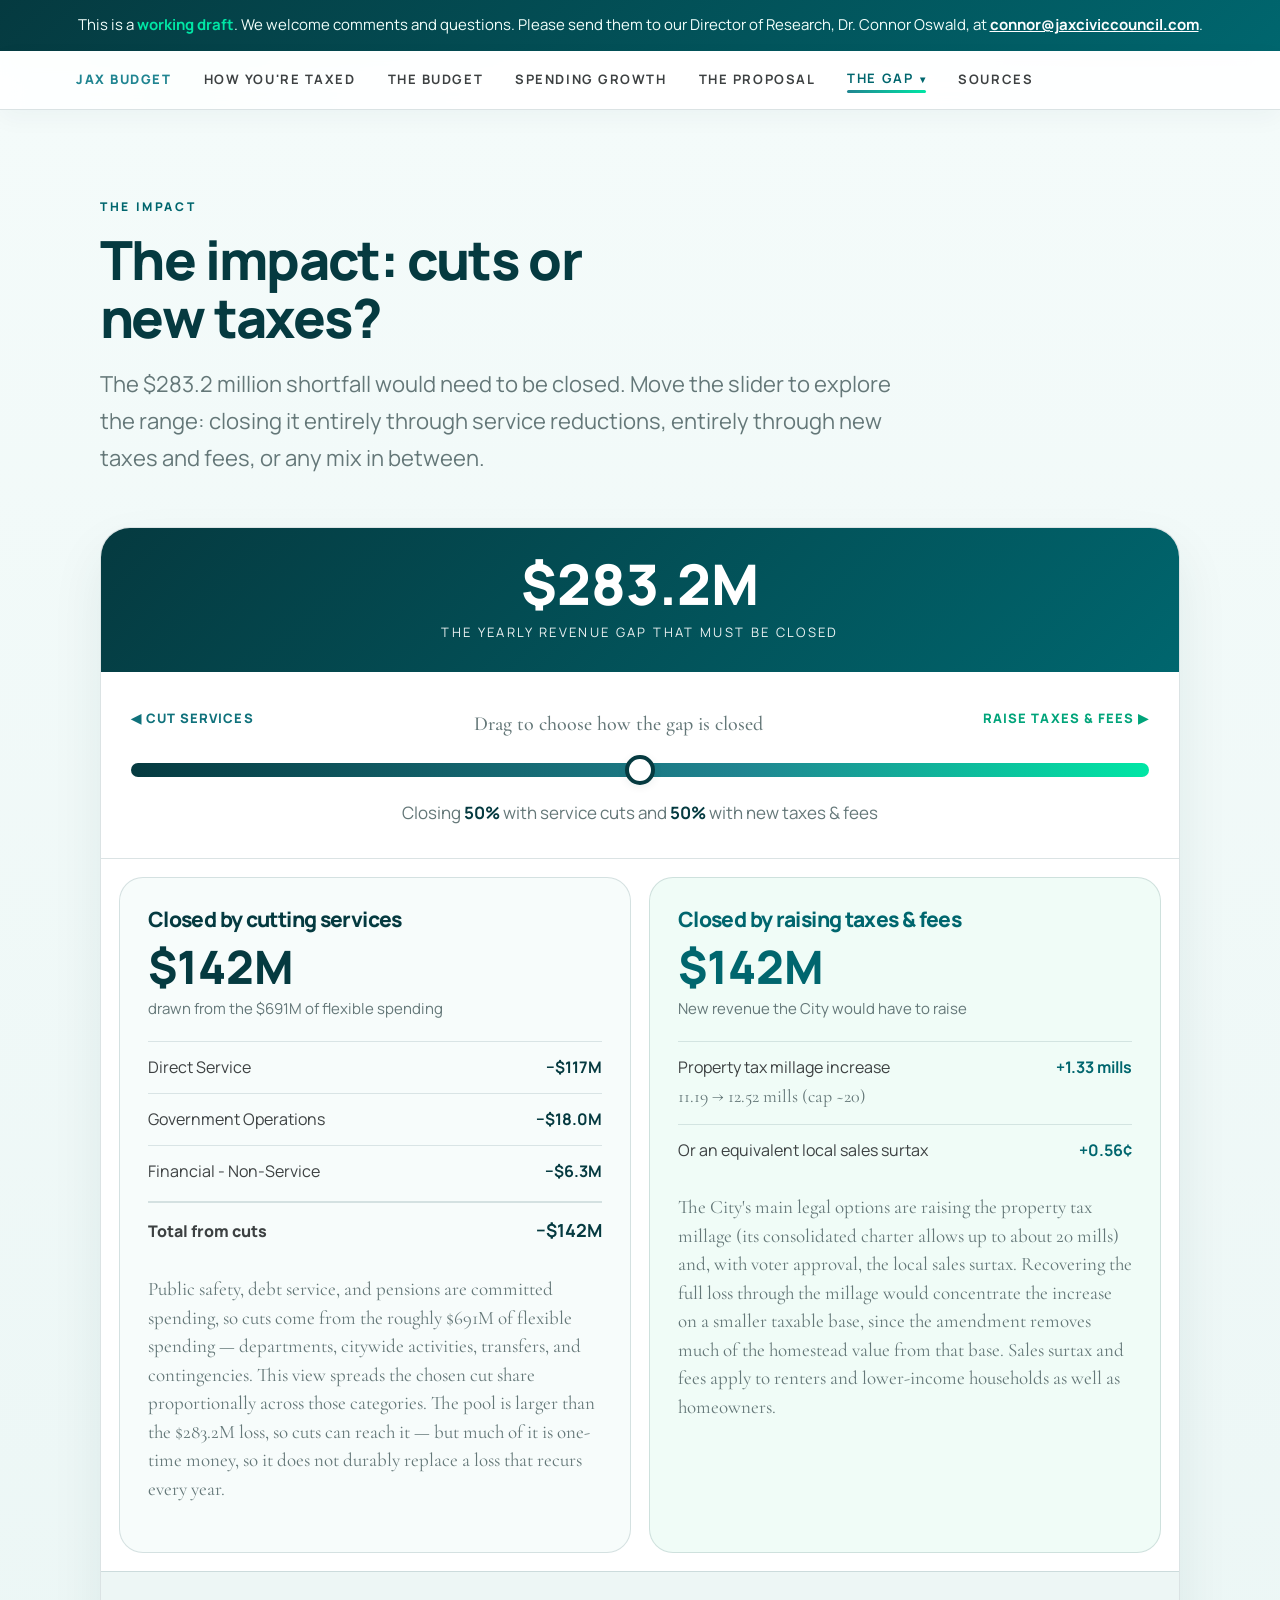
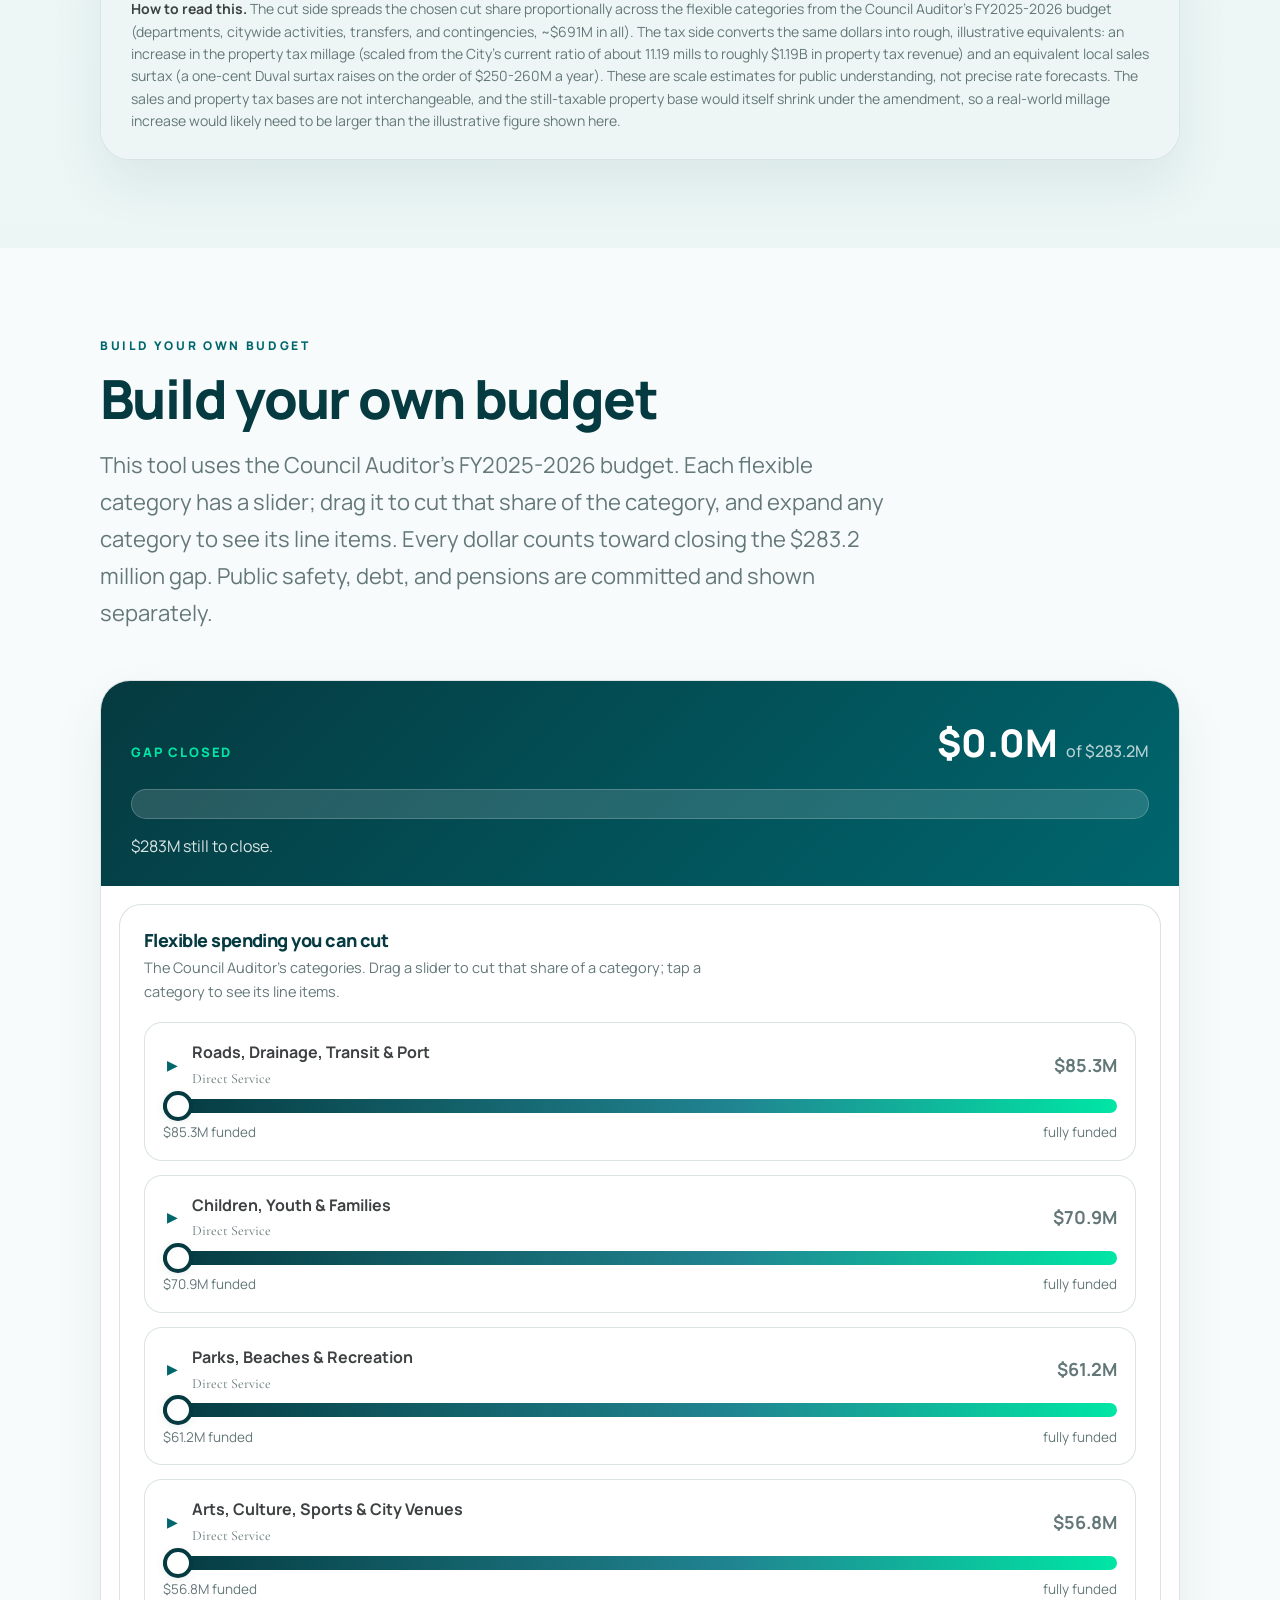
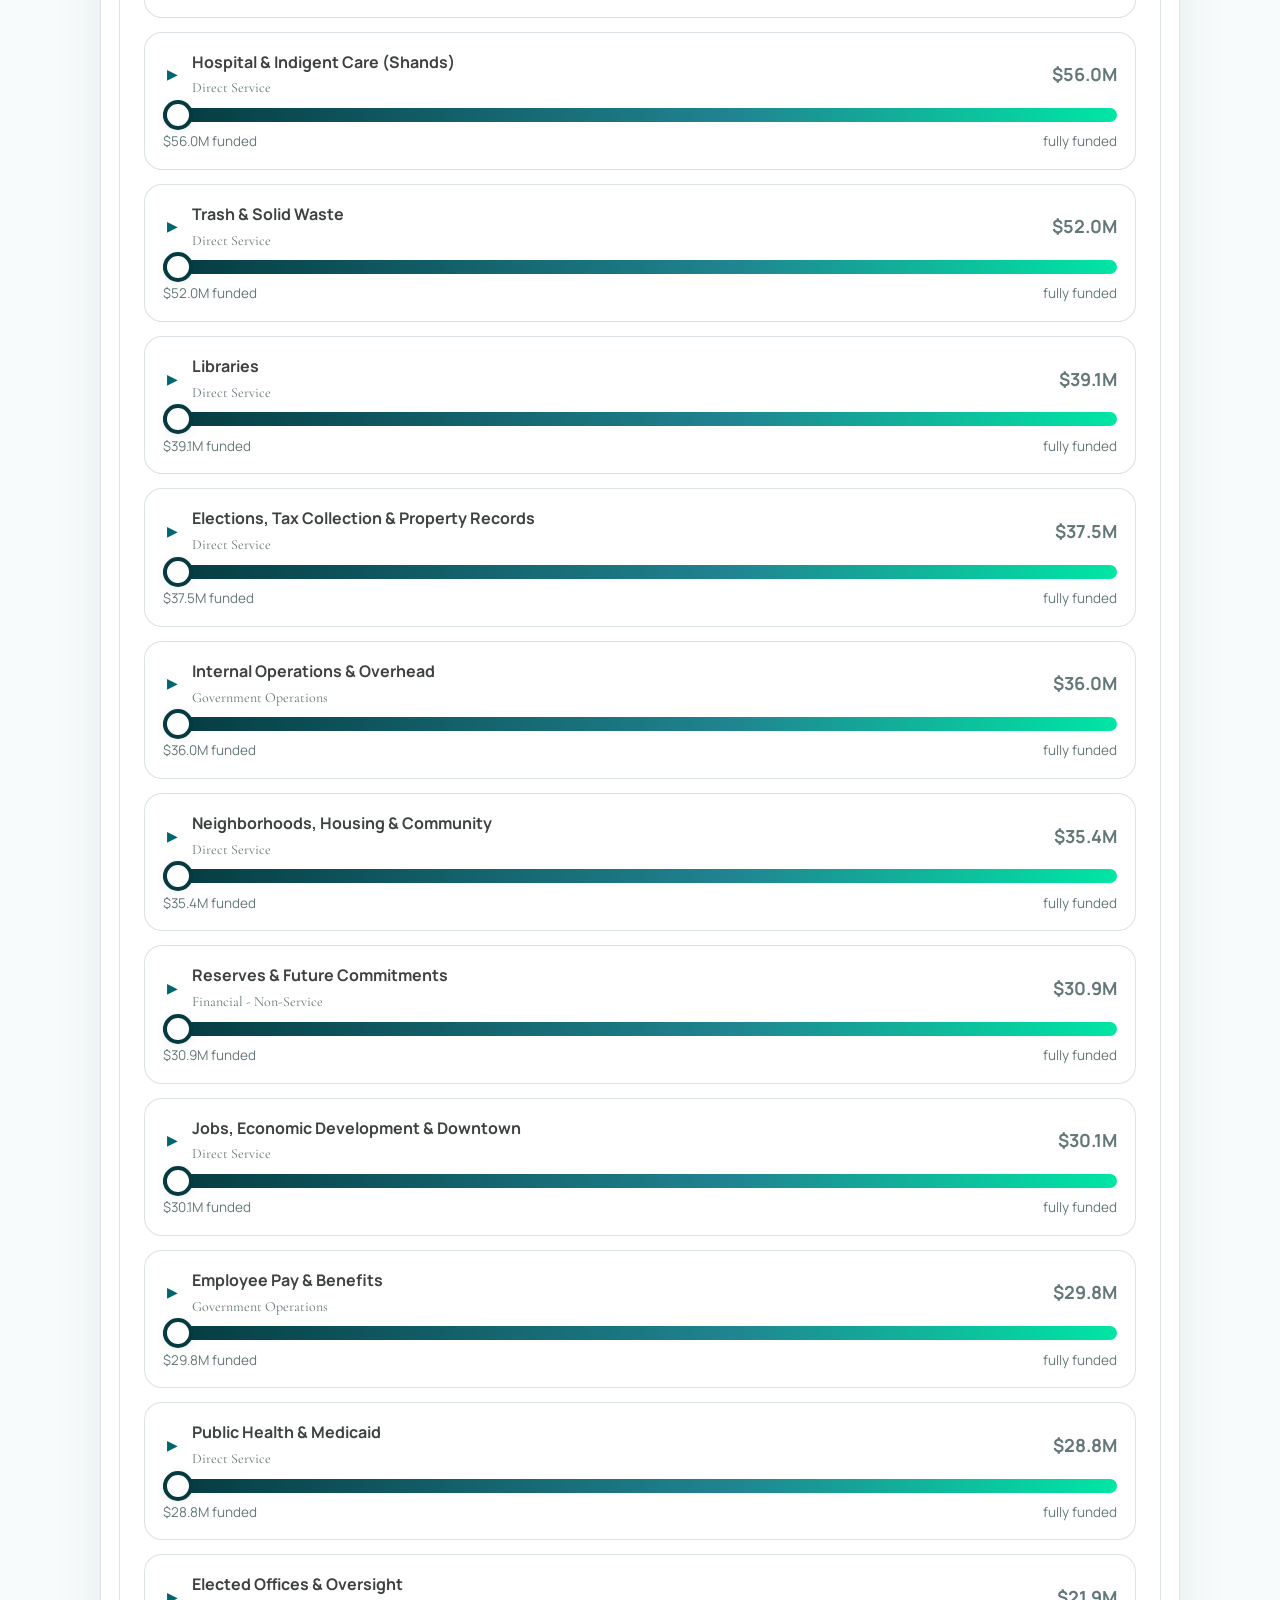
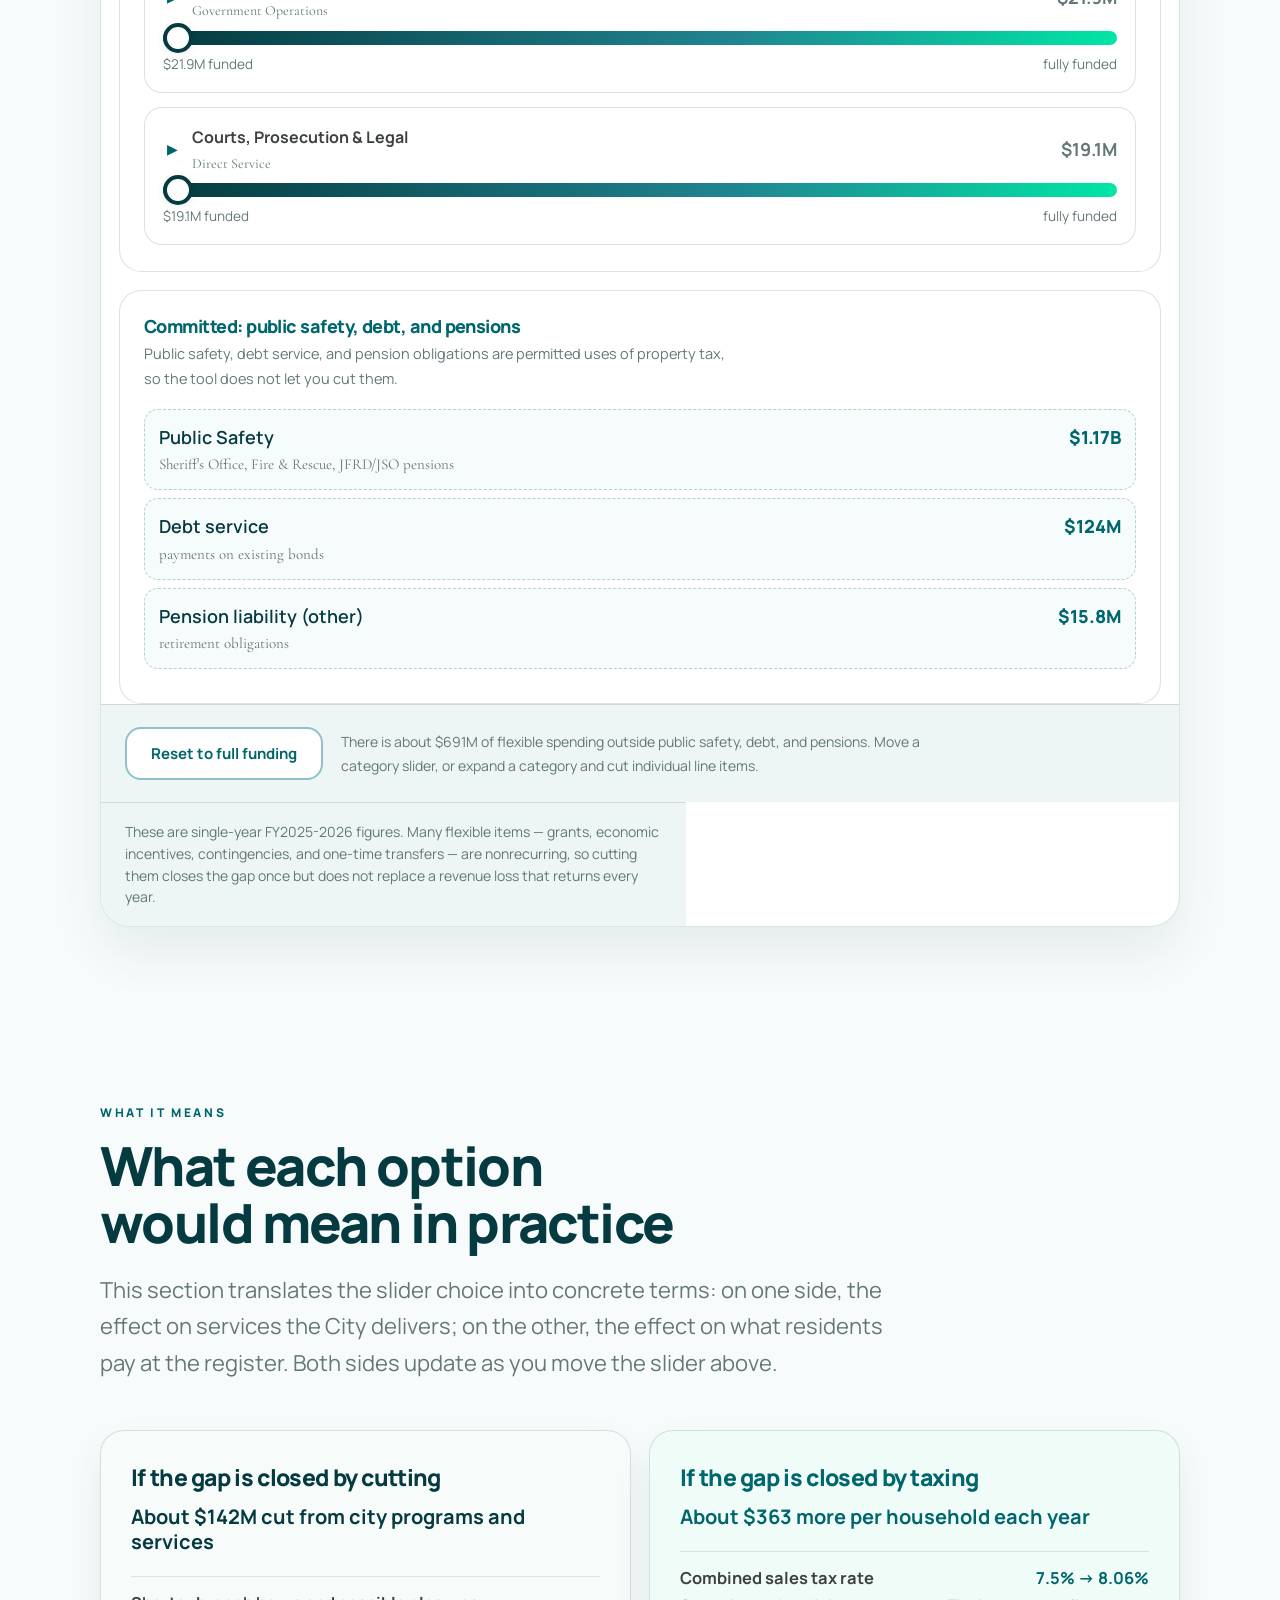
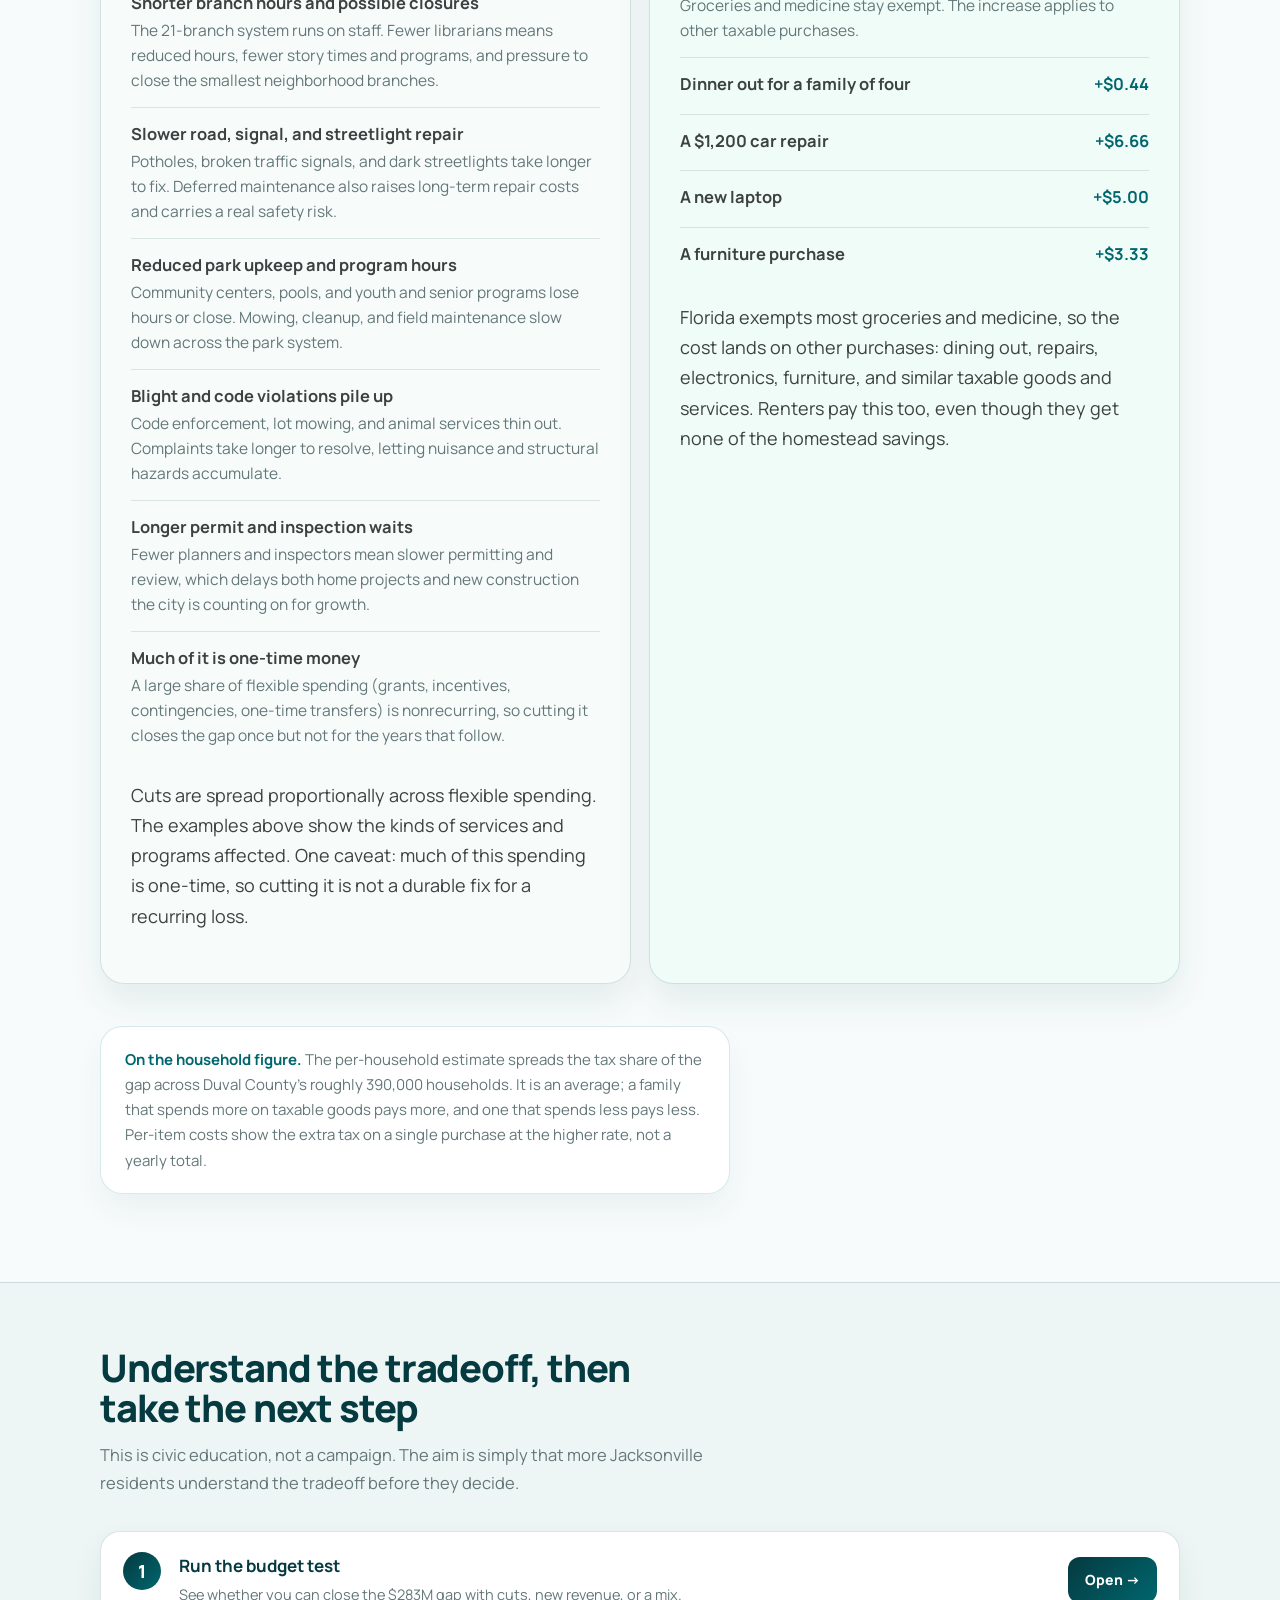
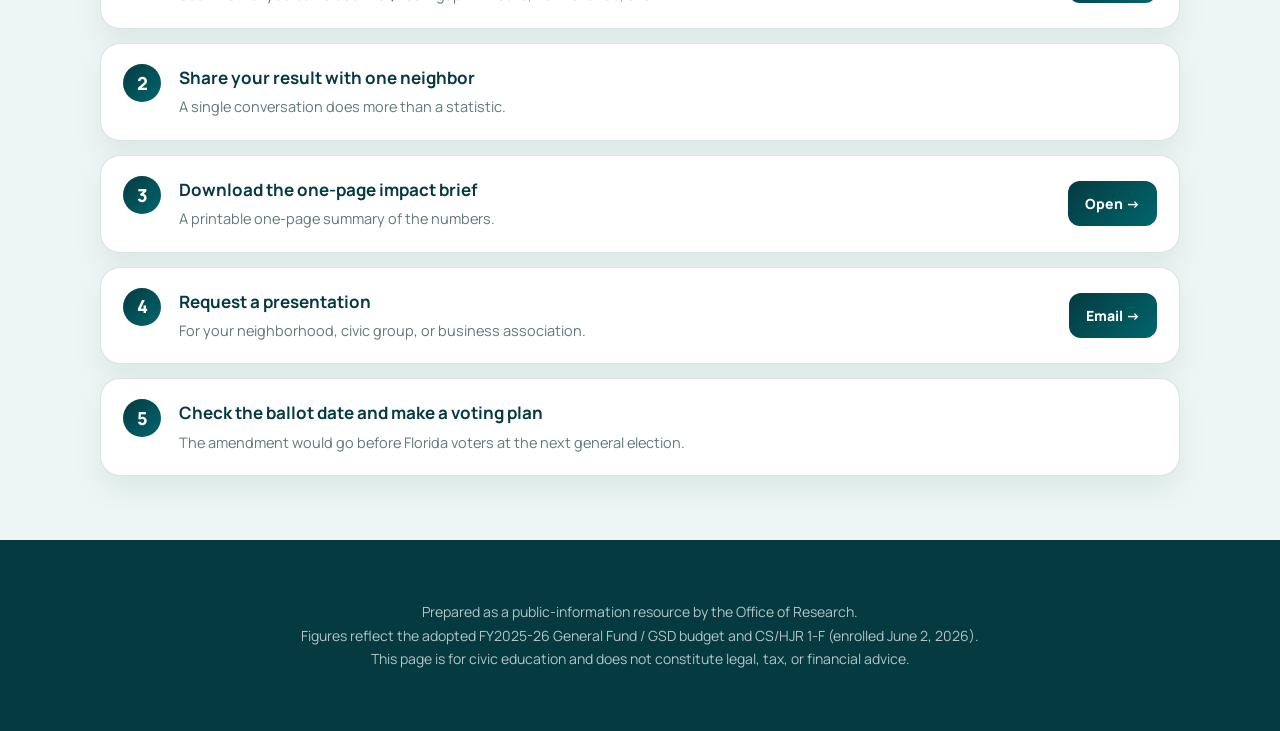
<file: calculators.html>
<!DOCTYPE html>
<html lang="en">
<head>
<meta charset="UTF-8">
<meta name="viewport" content="width=device-width, initial-scale=1.0">
<title>Impact | Jacksonville Property Tax</title>
<link rel="preconnect" href="https://fonts.googleapis.com">
<link rel="preconnect" href="https://fonts.gstatic.com" crossorigin>
<link href="https://fonts.googleapis.com/css2?family=Cormorant+Garamond:wght@300;400;500;600&family=Manrope:wght@400;500;600;700;800&display=swap" rel="stylesheet">
<link rel="stylesheet" href="assets/styles.css?v=11">
</head>
<body>
<a class="skip" href="#main">Skip to main content</a>
<div class="wrap">

<div class="draft-banner" role="note">
  This is a <b>working draft</b>. We welcome comments and questions. Please send them to our Director of Research, Dr. Connor Oswald, at <a href="mailto:connor@jaxciviccouncil.com">connor@jaxciviccouncil.com</a>.
</div>

<nav aria-label="Site navigation">
  <ul>
    <li><a class="brand" href="index.html">JAX BUDGET</a></li>
    <li><a href="taxed.html">How You're Taxed</a></li>
    <li><a href="budget.html">The Budget</a></li>
    <li><a href="spending.html">Spending Growth</a></li>
    <li><a href="proposal.html">The Proposal</a></li>
    <li class="nav-group">
      <button class="nav-group-btn active" type="button" aria-expanded="false" aria-haspopup="true">The Gap <span class="nav-caret" aria-hidden="true">&#9662;</span></button>
      <ul class="nav-sub">
        <li><a href="tradeoff.html">The Tradeoff</a></li>
        <li><a href="calculators.html" aria-current="page">Impact</a></li>
        <li><a href="coretest.html">The Core-Services Test</a></li>
        <li><a href="stakes.html">Services at Stake</a></li>
      </ul>
    </li>
    <li><a href="sources.html">Sources</a></li>
  </ul>
</nav>

<main id="main">

<section id="calc">
  <div class="inner">
    <div class="sec-num">The impact</div>
    <h1>The impact: cuts or new taxes?</h1>
    <p class="lead">The $283.2 million shortfall would need to be closed. Move the slider to explore the range: closing it entirely through service reductions, entirely through new taxes and fees, or any mix in between.</p>

    <div class="calc-shell">
      <div class="gap-banner">
        <div class="gv">$283.2M</div>
        <div class="gl">THE YEARLY REVENUE GAP THAT MUST BE CLOSED</div>
      </div>

      <div class="slider-zone">
        <div class="slider-ends">
          <span class="left">&#9664; Cut Services</span>
          <span class="mid">Drag to choose how the gap is closed</span>
          <span class="right">Raise Taxes &amp; Fees &#9654;</span>
        </div>
        <input type="range" id="mixSlider" min="0" max="100" value="50" step="1"
               aria-label="Choose the mix between service cuts and tax increases. 0 is all cuts, 100 is all new taxes and fees."
               aria-valuetext="50 percent cuts, 50 percent new taxes and fees">
        <div class="mix-readout" id="mixReadout" aria-live="polite"></div>
      </div>

      <div class="split">
        <div class="panel cuts">
          <h3>Closed by cutting services</h3>
          <div class="amount" id="cutAmt">$141.6M</div>
          <div class="sub" id="cutSub">Drawn from flexible spending</div>
          <ul class="conseq" id="cutList"></ul>
          <p class="note">Public safety, debt service, and pensions are committed spending, so cuts come from the roughly $691M of flexible spending &mdash; departments, citywide activities, transfers, and contingencies. This view spreads the chosen cut share proportionally across those categories. The pool is larger than the $283.2M loss, so cuts can reach it &mdash; but much of it is one-time money, so it does not durably replace a loss that recurs every year.</p>
        </div>
        <div class="panel taxes">
          <h3>Closed by raising taxes &amp; fees</h3>
          <div class="amount" id="taxAmt">$141.6M</div>
          <div class="sub" id="taxSub">Equivalent new revenue the City would need to find</div>
          <ul class="conseq" id="taxList"></ul>
          <p class="note">The City's main legal options are raising the property tax millage (its consolidated charter allows up to about 20 mills) and, with voter approval, the local sales surtax. Recovering the full loss through the millage would concentrate the increase on a smaller taxable base, since the amendment removes much of the homestead value from that base. Sales surtax and fees apply to renters and lower-income households as well as homeowners.</p>
        </div>
      </div>

      <div class="calc-foot">
        <b>How to read this.</b> The cut side spreads the chosen cut share proportionally across the flexible categories from the Council Auditor's FY2025-2026 budget (departments, citywide activities, transfers, and contingencies, ~$691M in all). The tax side converts the same dollars into rough, illustrative equivalents: an increase in the property tax millage (scaled from the City's current ratio of about 11.19 mills to roughly $1.19B in property tax revenue) and an equivalent local sales surtax (a one-cent Duval surtax raises on the order of $250-260M a year). These are scale estimates for public understanding, not precise rate forecasts. The sales and property tax bases are not interchangeable, and the still-taxable property base would itself shrink under the amendment, so a real-world millage increase would likely need to be larger than the illustrative figure shown here.
      </div>
    </div>
  </div>
</section>

<section id="build">
  <div class="inner">
    <div class="sec-num">Build your own budget</div>
    <h2>Build your own budget</h2>
    <p class="lead">This tool uses the Council Auditor's FY2025-2026 budget. Each flexible category has a slider; drag it to cut that share of the category, and expand any category to see its line items. Every dollar counts toward closing the $283.2 million gap. Public safety, debt, and pensions are committed and shown separately.</p>

    <div class="byo-shell">
      <div class="byo-meter">
        <div class="byo-meter-top">
          <span class="byo-label">Gap closed</span>
          <span class="byo-figure"><span id="byoClosed">$0</span> <span class="byo-of">of $283.2M</span></span>
        </div>
        <div class="byo-track" role="progressbar" aria-valuemin="0" aria-valuemax="283.2" aria-valuenow="0" aria-label="Budget gap closed" id="byoBar">
          <div class="byo-fill" id="byoFill"></div>
          <div class="byo-goal-line" aria-hidden="true"></div>
        </div>
        <p class="byo-status" id="byoStatus" aria-live="polite">$283.2M still to close. Move the sliders below.</p>
      </div>

      <div class="byo-group">
        <h3 class="byo-h ok">Flexible spending you can cut</h3>
        <p class="byo-sub">The Council Auditor's categories. Drag a slider to cut that share of a category; tap a category to see its line items.</p>
        <div class="byo-groups" id="byoGroups"></div>
      </div>

      <div class="byo-group">
        <h3 class="byo-h locked">Committed: public safety, debt, and pensions</h3>
        <p class="byo-sub">Public safety, debt service, and pension obligations are permitted uses of property tax, so the tool does not let you cut them.</p>
        <div id="byoProtected"></div>
      </div>

      <div class="byo-foot">
        <button class="byo-reset" id="byoReset" type="button">Reset to full funding</button>
        <p class="byo-note" id="byoNote"></p>
      </div>

      <p class="byo-caveat">These are single-year FY2025-2026 figures. Many flexible items &mdash; grants, economic incentives, contingencies, and one-time transfers &mdash; are nonrecurring, so cutting them closes the gap once but does not replace a revenue loss that returns every year.</p>
    </div>
  </div>
</section>

<section id="meaning">
  <div class="inner">
    <div class="sec-num">What it means</div>
    <h2>What each option would mean in practice</h2>
    <p class="lead">This section translates the slider choice into concrete terms: on one side, the effect on services the City delivers; on the other, the effect on what residents pay at the register. Both sides update as you move the slider above.</p>

    <div class="meaning-grid">
      <div class="meaning-col cuts">
        <h3>If the gap is closed by cutting</h3>
        <p class="mc-head" id="meanCutHead">Cuts fall on city programs and services</p>
        <ul class="impact-list" id="meanCutList"></ul>
        <p class="note">Cuts are spread proportionally across flexible spending. The examples above show the kinds of services and programs affected. One caveat: much of this spending is one-time, so cutting it is not a durable fix for a recurring loss.</p>
      </div>
      <div class="meaning-col taxes">
        <h3>If the gap is closed by taxing</h3>
        <p class="mc-head" id="meanTaxHead">About $363 more per household each year</p>
        <ul class="impact-list" id="meanTaxList"></ul>
        <p class="note">Florida exempts most groceries and medicine, so the cost lands on other purchases: dining out, repairs, electronics, furniture, and similar taxable goods and services. Renters pay this too, even though they get none of the homestead savings.</p>
      </div>
    </div>

    <div class="disclaimer" style="margin-top:42px;">
      <b>On the household figure.</b> The per-household estimate spreads the tax share of the gap across Duval County's roughly 390,000 households. It is an average; a family that spends more on taxable goods pays more, and one that spends less pays less. Per-item costs show the extra tax on a single purchase at the higher rate, not a yearly total.
    </div>
  </div>
</section>

</main>

<footer>
  <p>Prepared as a public-information resource by the Office of Research.<br>
  Figures reflect the adopted FY2025-26 General Fund / GSD budget and CS/HJR 1-F (enrolled June 2, 2026).<br>
  This page is for civic education and does not constitute legal, tax, or financial advice.</p>
</footer>

</div>

<script src="assets/app.js?v=10"></script>
</body>
</html>
</file>
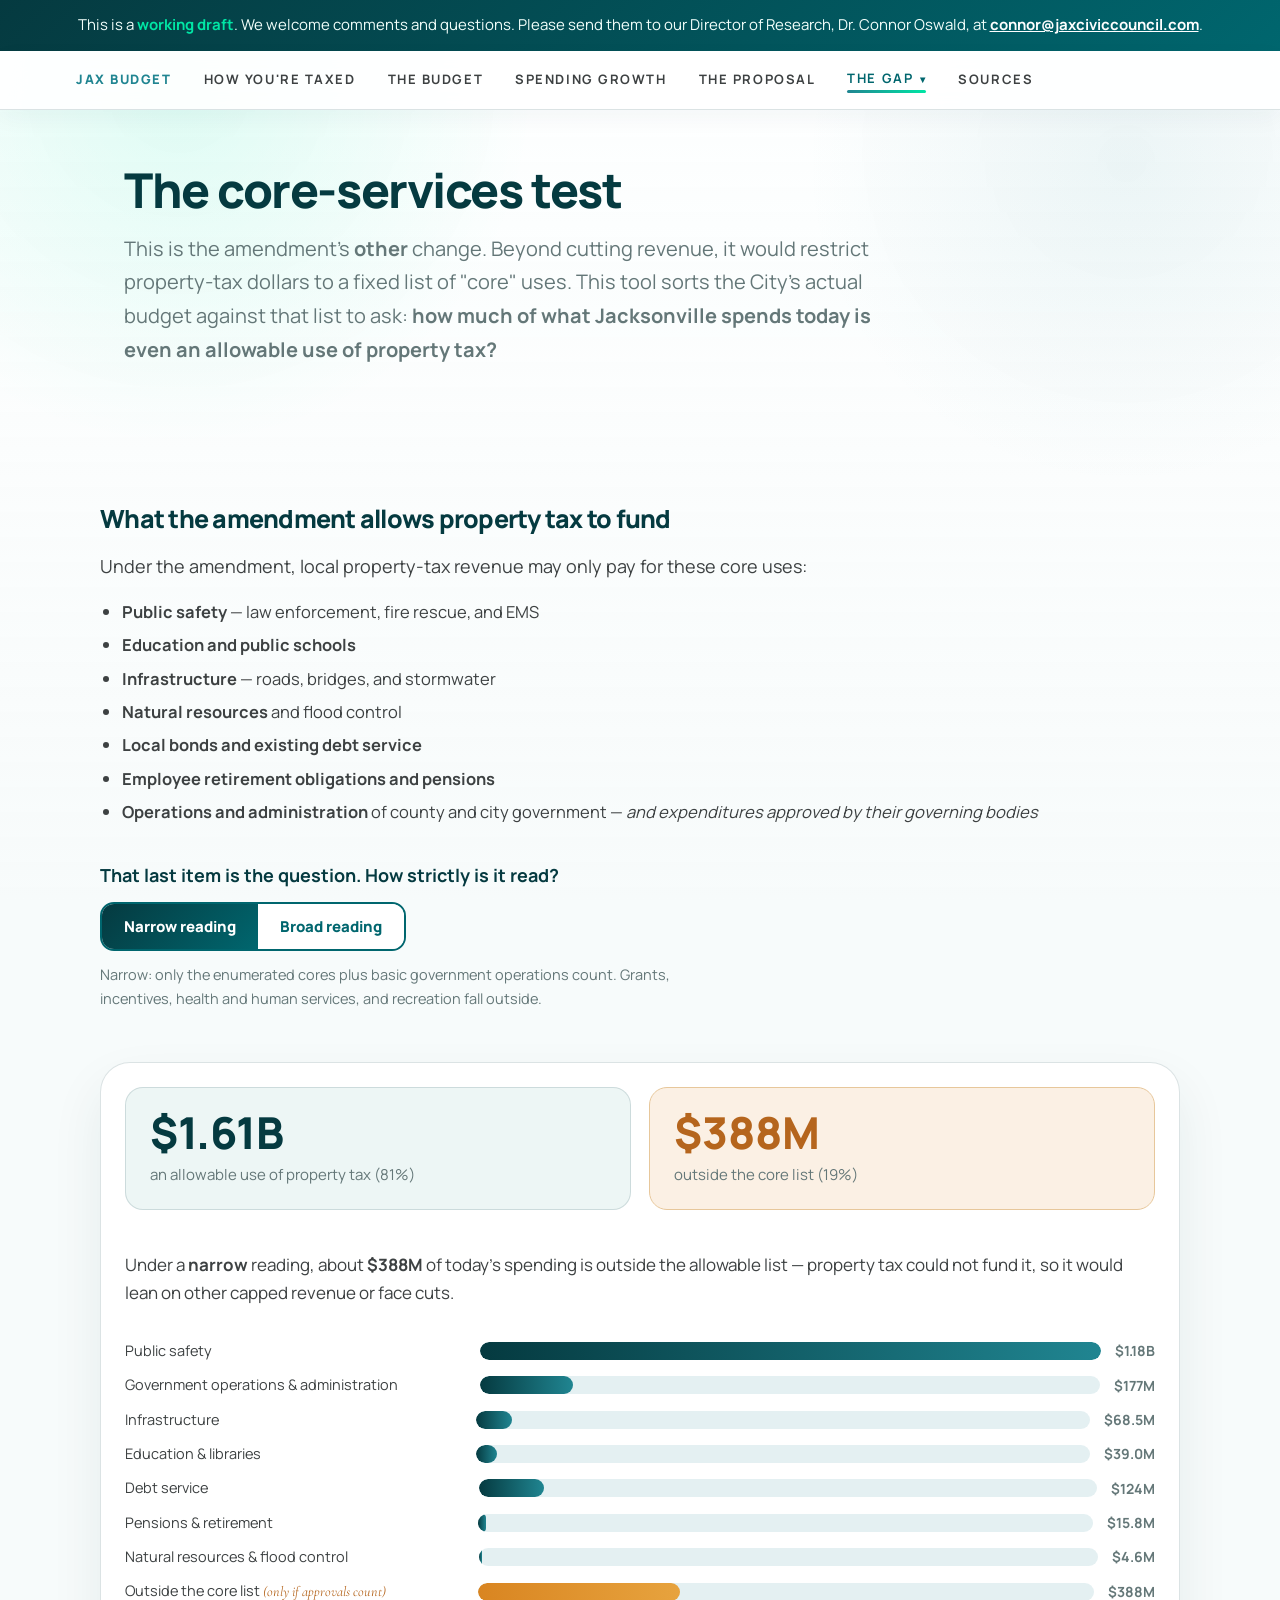
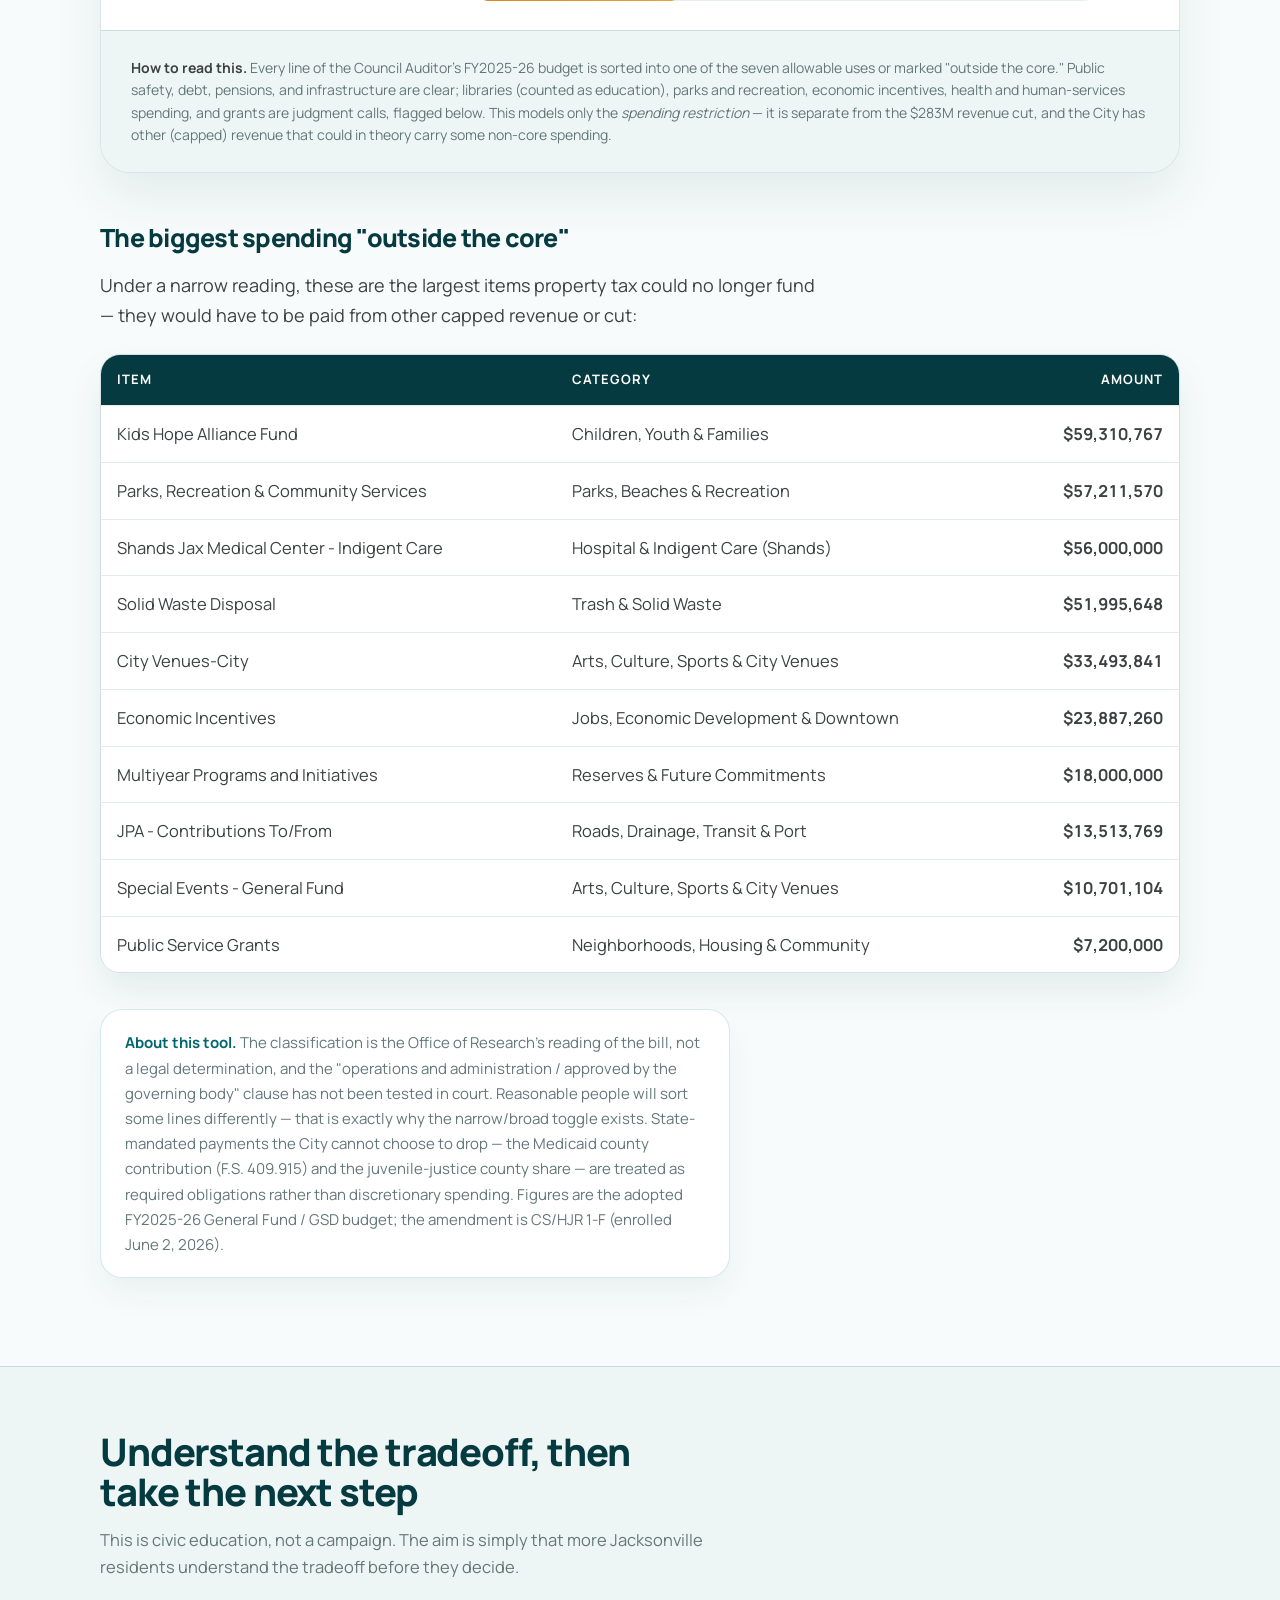
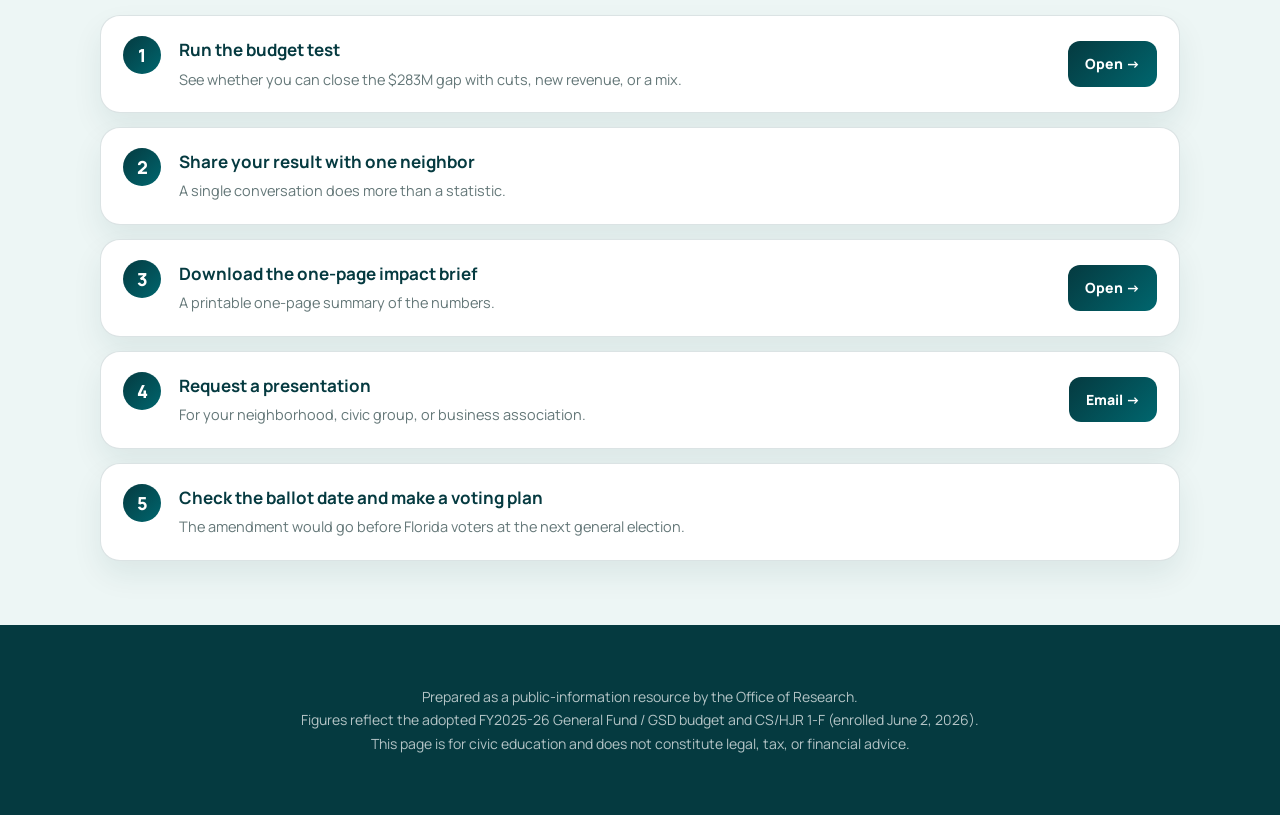
<file: coretest.html>
<!DOCTYPE html>
<html lang="en">
<head>
<meta charset="UTF-8">
<meta name="viewport" content="width=device-width, initial-scale=1.0">
<title>The Core-Services Test | Jacksonville Property Tax</title>
<link rel="preconnect" href="https://fonts.googleapis.com">
<link rel="preconnect" href="https://fonts.gstatic.com" crossorigin>
<link href="https://fonts.googleapis.com/css2?family=Cormorant+Garamond:wght@300;400;500;600&family=Manrope:wght@400;500;600;700;800&display=swap" rel="stylesheet">
<link rel="stylesheet" href="assets/styles.css?v=11">
</head>
<body>
<a class="skip" href="#main">Skip to main content</a>
<div class="wrap">

<div class="draft-banner" role="note">
  This is a <b>working draft</b>. We welcome comments and questions. Please send them to our Director of Research, Dr. Connor Oswald, at <a href="mailto:connor@jaxciviccouncil.com">connor@jaxciviccouncil.com</a>.
</div>

<nav aria-label="Site navigation">
  <ul>
    <li><a class="brand" href="index.html">JAX BUDGET</a></li>
    <li><a href="taxed.html">How You're Taxed</a></li>
    <li><a href="budget.html">The Budget</a></li>
    <li><a href="spending.html">Spending Growth</a></li>
    <li><a href="proposal.html">The Proposal</a></li>
    <li class="nav-group">
      <button class="nav-group-btn active" type="button" aria-expanded="false" aria-haspopup="true">The Gap <span class="nav-caret" aria-hidden="true">&#9662;</span></button>
      <ul class="nav-sub">
        <li><a href="tradeoff.html">The Tradeoff</a></li>
        <li><a href="calculators.html">Impact</a></li>
        <li><a href="coretest.html" aria-current="page">The Core-Services Test</a></li>
        <li><a href="stakes.html">Services at Stake</a></li>
      </ul>
    </li>
    <li><a href="sources.html">Sources</a></li>
  </ul>
</nav>

<header class="page-head">
  <h1>The core-services test</h1>
  <p>This is the amendment's <b>other</b> change. Beyond cutting revenue, it would restrict property-tax dollars to a fixed list of "core" uses. This tool sorts the City's actual budget against that list to ask: <b>how much of what Jacksonville spends today is even an allowable use of property tax?</b></p>
</header>

<main id="main">

<section id="coretest">
  <div class="inner">

    <h3 class="ex-h">What the amendment allows property tax to fund</h3>
    <p>Under the amendment, local property-tax revenue may only pay for these core uses:</p>
    <ul class="core-list">
      <li><b>Public safety</b> &mdash; law enforcement, fire rescue, and EMS</li>
      <li><b>Education and public schools</b></li>
      <li><b>Infrastructure</b> &mdash; roads, bridges, and stormwater</li>
      <li><b>Natural resources</b> and flood control</li>
      <li><b>Local bonds and existing debt service</b></li>
      <li><b>Employee retirement obligations and pensions</b></li>
      <li><b>Operations and administration</b> of county and city government &mdash; <em>and expenditures approved by their governing bodies</em></li>
    </ul>

    <div class="ct-toggle-wrap">
      <p class="ct-toggle-q">That last item is the question. How strictly is it read?</p>
      <div class="ct-toggle" id="coreToggle" role="group" aria-label="Reading of the operations and governing-body clause">
        <button type="button" id="ctNarrow" class="ct-btn" aria-pressed="true">Narrow reading</button>
        <button type="button" id="ctBroad" class="ct-btn" aria-pressed="false">Broad reading</button>
      </div>
      <p class="ct-toggle-help" id="ctHelp"></p>
    </div>

    <div id="coreTool" class="calc-shell">
      <div class="ct-result">
        <div class="ct-r ct-r-ok">
          <div class="ct-rv" id="coreAllowable">$1.6B</div>
          <div class="ct-rl">an allowable use of property tax <span id="coreAllowablePct">(79%)</span></div>
        </div>
        <div class="ct-r ct-r-risk">
          <div class="ct-rv" id="coreAtRisk">$411M</div>
          <div class="ct-rl">outside the core list <span id="coreAtRiskPct">(21%)</span></div>
        </div>
      </div>
      <p class="ct-headline" id="coreHeadline"></p>
      <div class="ct-breakdown" id="coreBreakdown"></div>
      <div class="calc-foot">
        <b>How to read this.</b> Every line of the Council Auditor's FY2025-26 budget is sorted into one of the seven allowable uses or marked "outside the core." Public safety, debt, pensions, and infrastructure are clear; libraries (counted as education), parks and recreation, economic incentives, health and human-services spending, and grants are judgment calls, flagged below. This models only the <em>spending restriction</em> &mdash; it is separate from the $283M revenue cut, and the City has other (capped) revenue that could in theory carry some non-core spending.
      </div>
    </div>

    <h3 class="ex-h">The biggest spending "outside the core"</h3>
    <p>Under a narrow reading, these are the largest items property tax could no longer fund &mdash; they would have to be paid from other capped revenue or cut:</p>
    <div class="ex-table-wrap">
      <table class="ex-table">
        <caption class="sr-only">Largest spending items outside the allowable core uses</caption>
        <thead><tr><th scope="col">Item</th><th scope="col">Category</th><th scope="col" class="num">Amount</th></tr></thead>
        <tbody id="coreContested"></tbody>
      </table>
    </div>

    <div class="disclaimer" style="margin-top:36px;">
      <b>About this tool.</b> The classification is the Office of Research's reading of the bill, not a legal determination, and the "operations and administration / approved by the governing body" clause has not been tested in court. Reasonable people will sort some lines differently &mdash; that is exactly why the narrow/broad toggle exists. State-mandated payments the City cannot choose to drop &mdash; the Medicaid county contribution (F.S. 409.915) and the juvenile-justice county share &mdash; are treated as required obligations rather than discretionary spending. Figures are the adopted FY2025-26 General Fund / GSD budget; the amendment is CS/HJR 1-F (enrolled June 2, 2026).
    </div>

  </div>
</section>

</main>

<footer>
  <p>Prepared as a public-information resource by the Office of Research.<br>
  Figures reflect the adopted FY2025-26 General Fund / GSD budget and CS/HJR 1-F (enrolled June 2, 2026).<br>
  This page is for civic education and does not constitute legal, tax, or financial advice.</p>
</footer>

</div>

<script src="assets/app.js?v=10"></script>
</body>
</html>
</file>
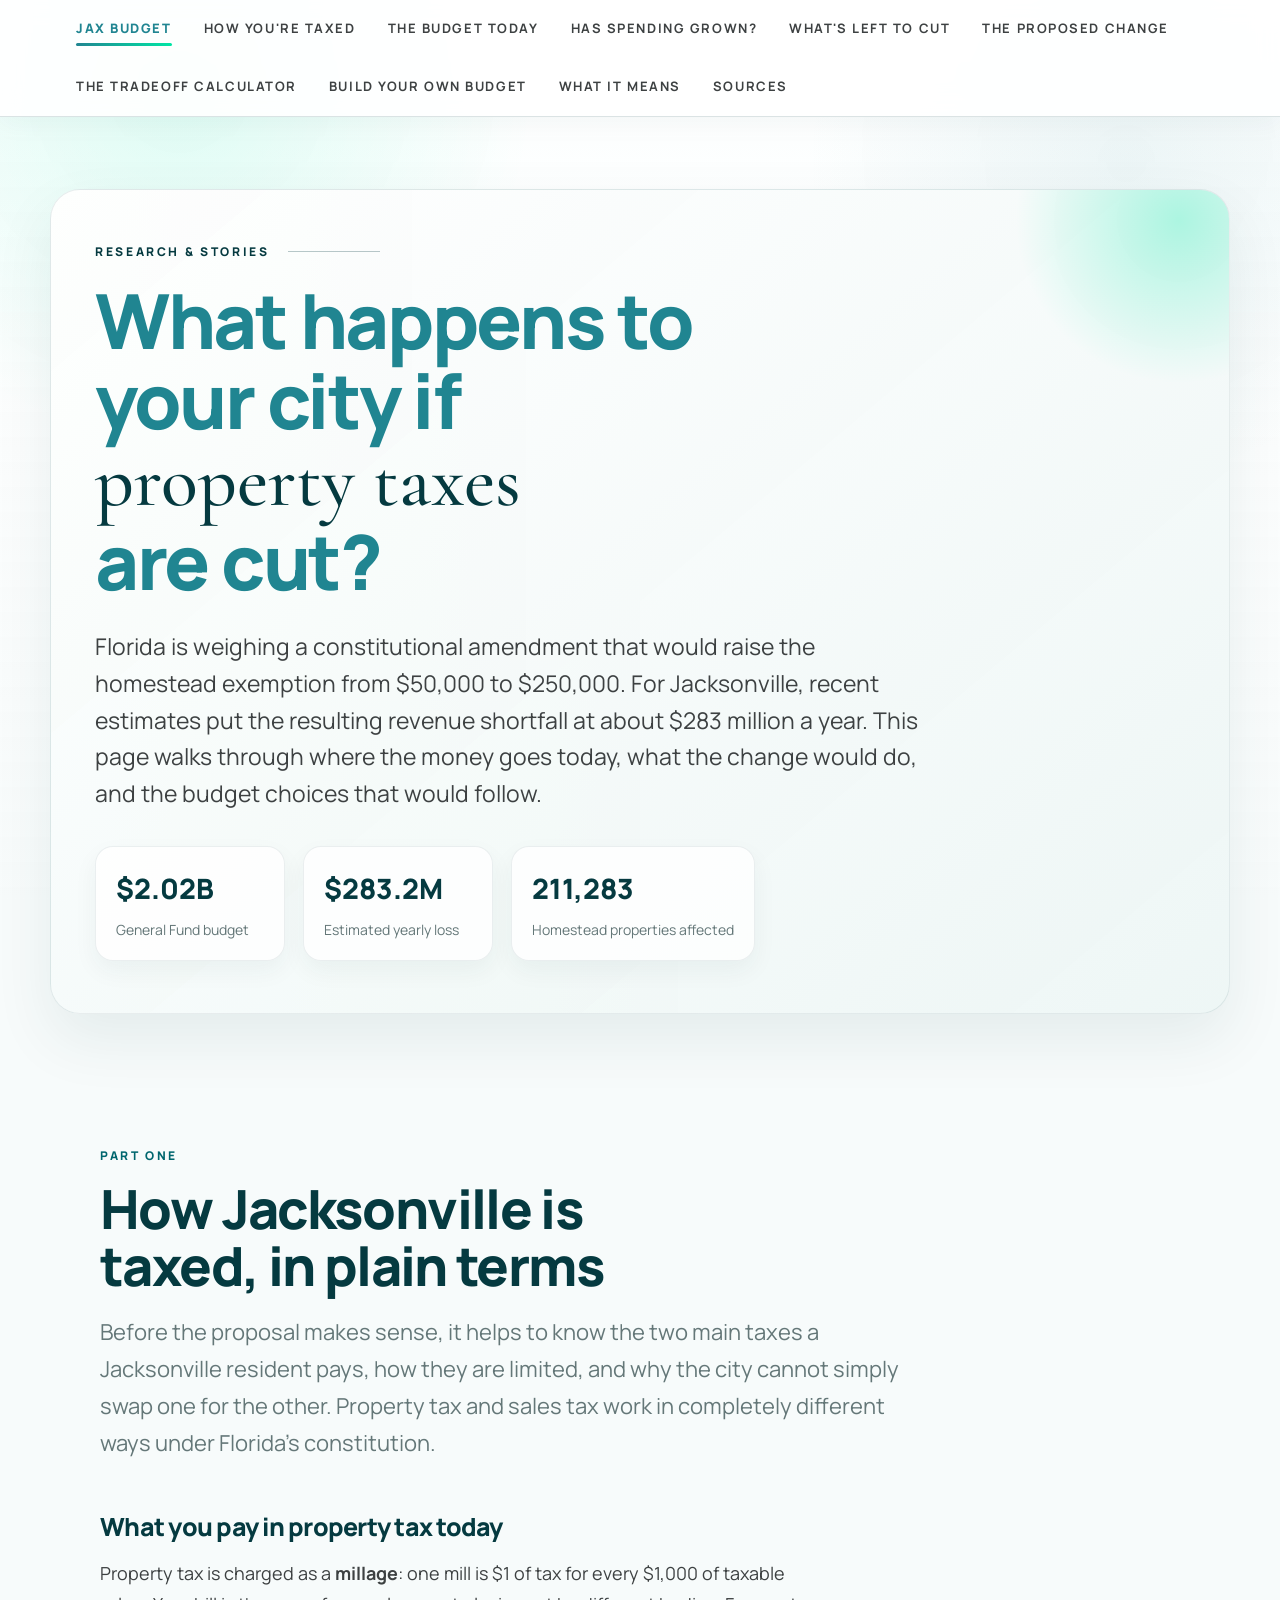
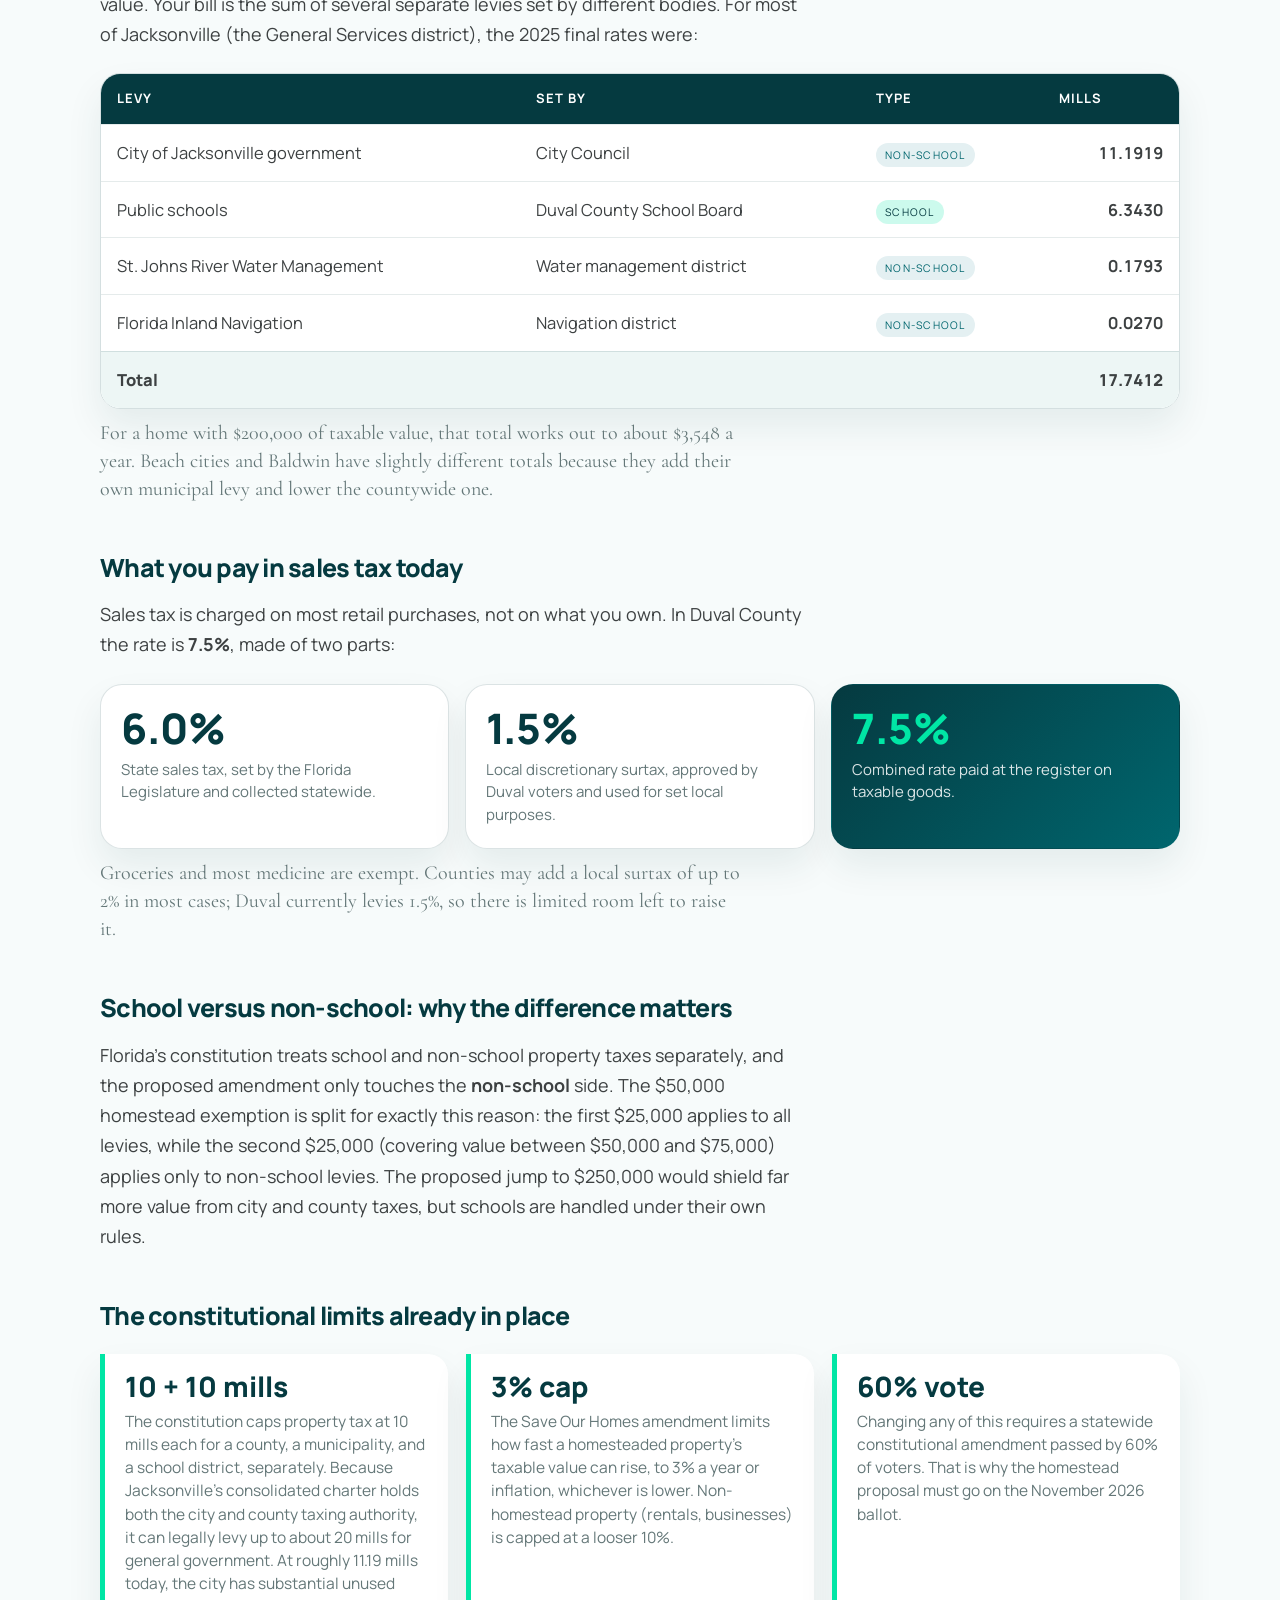
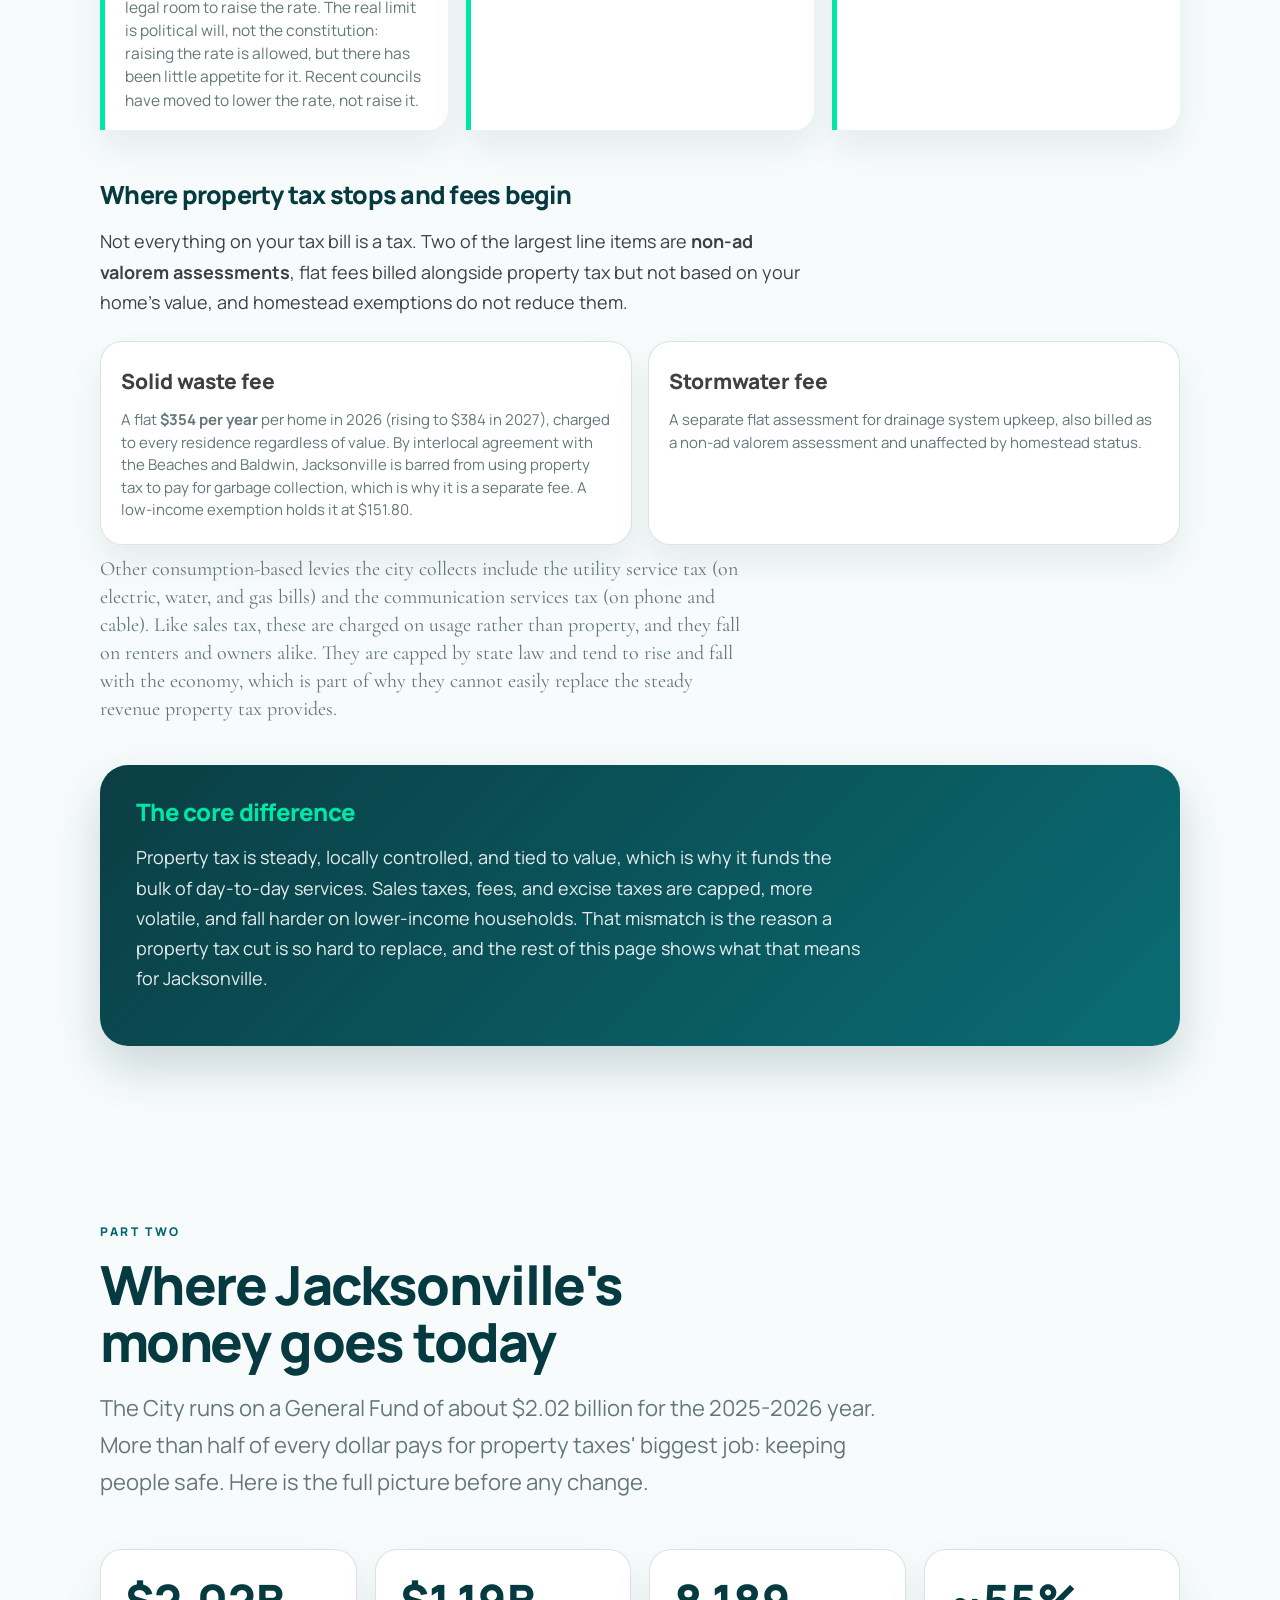
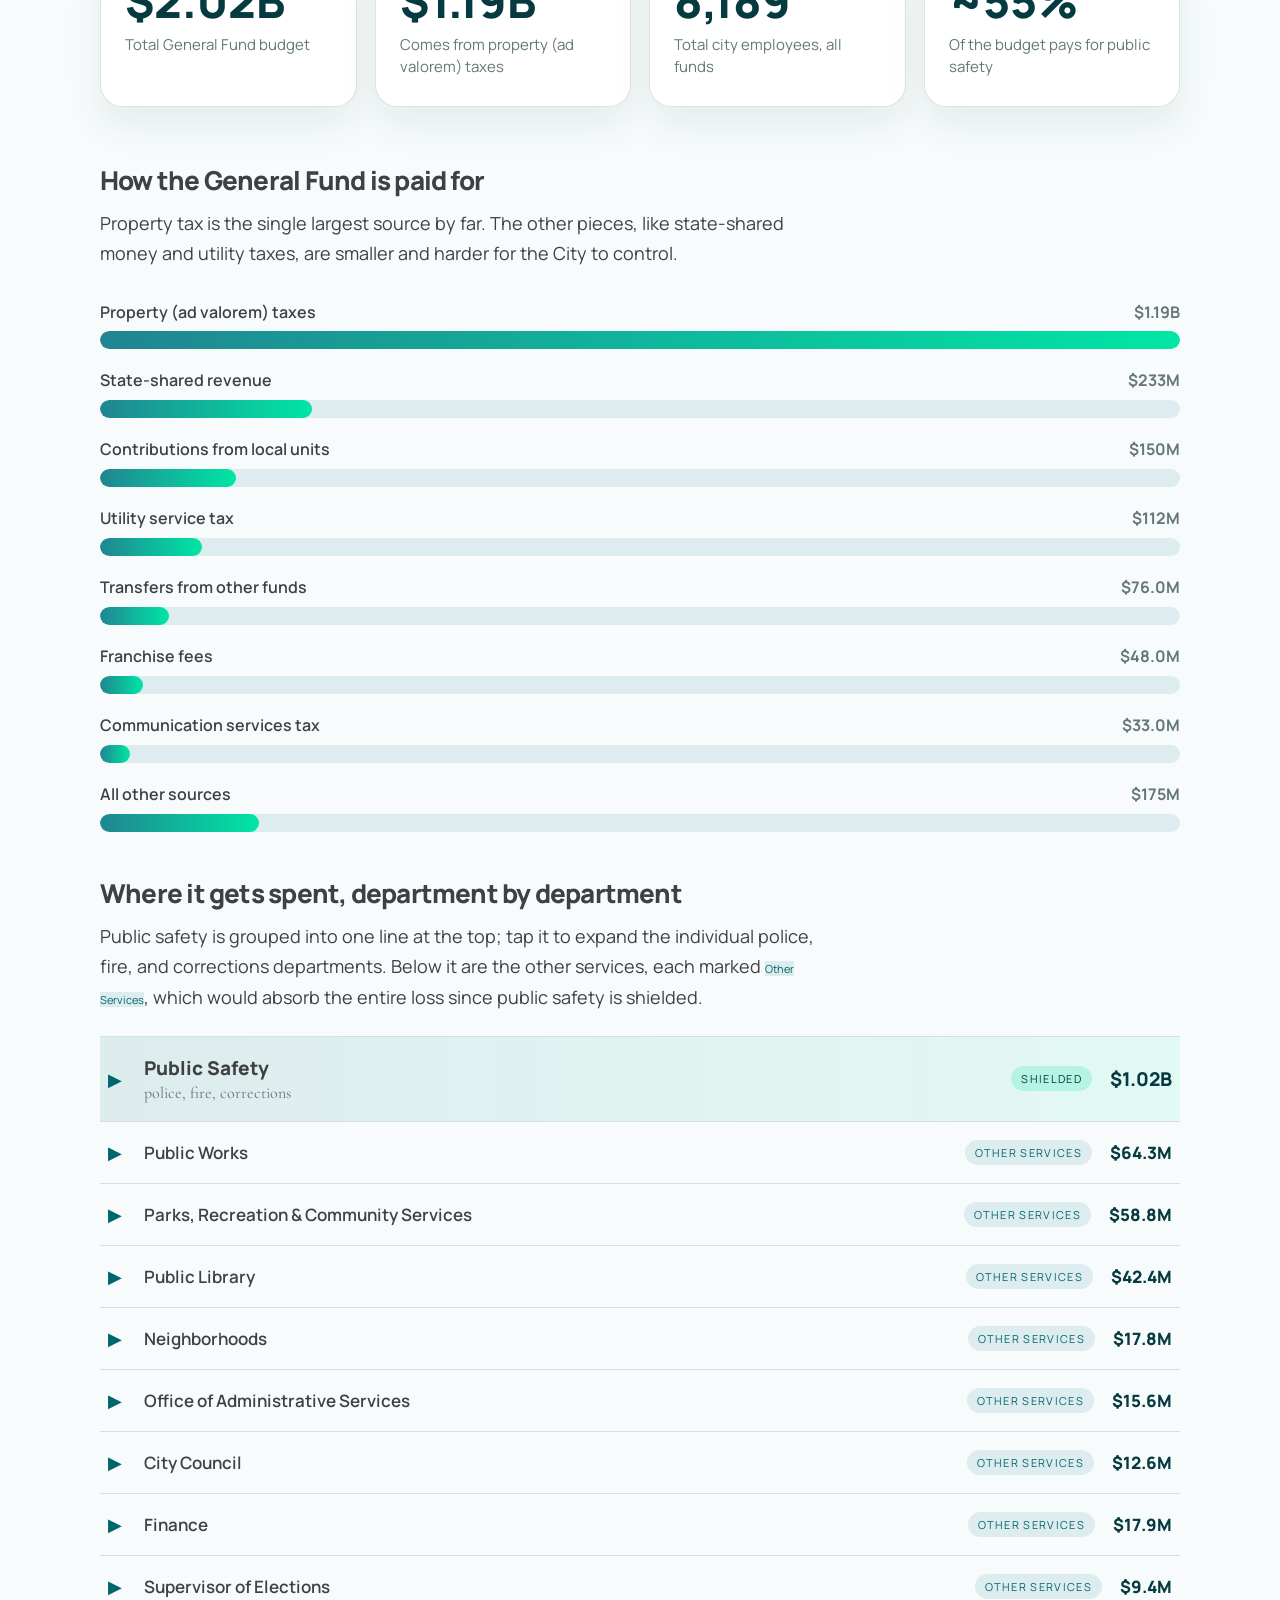
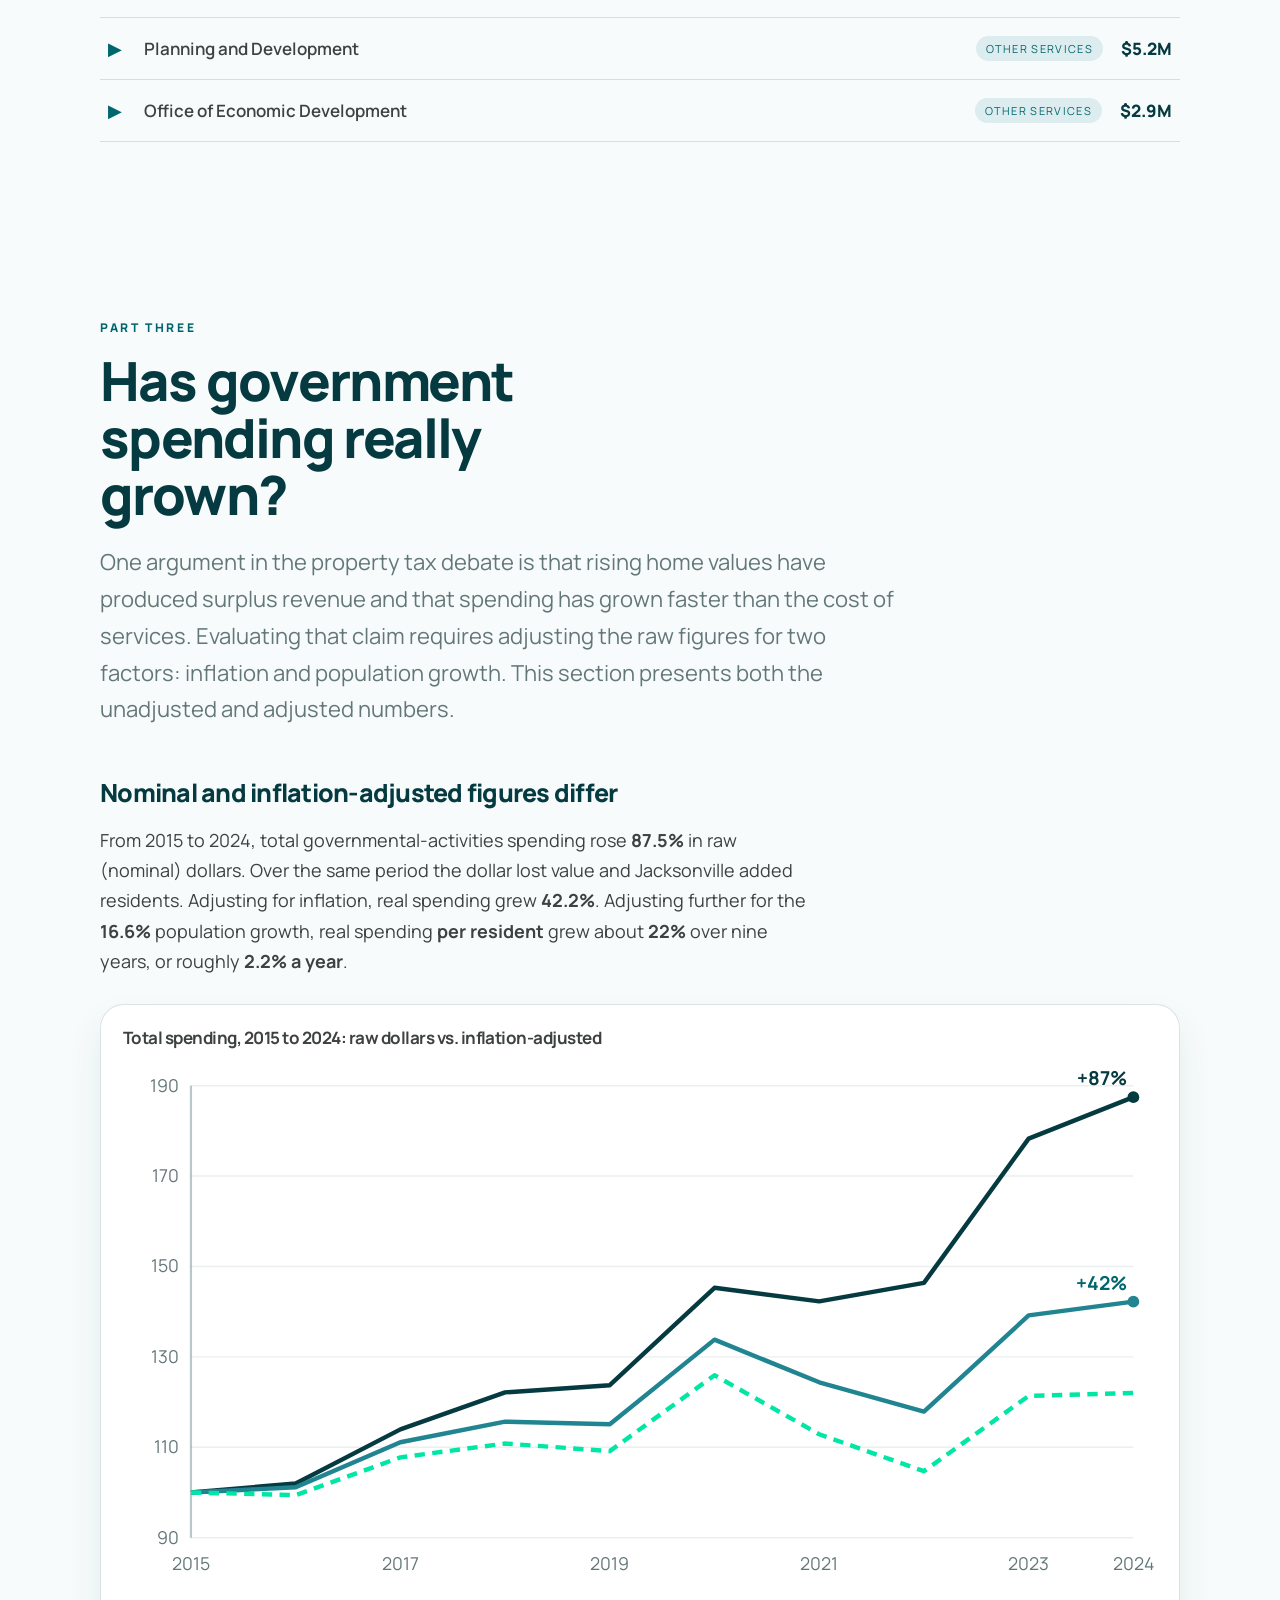
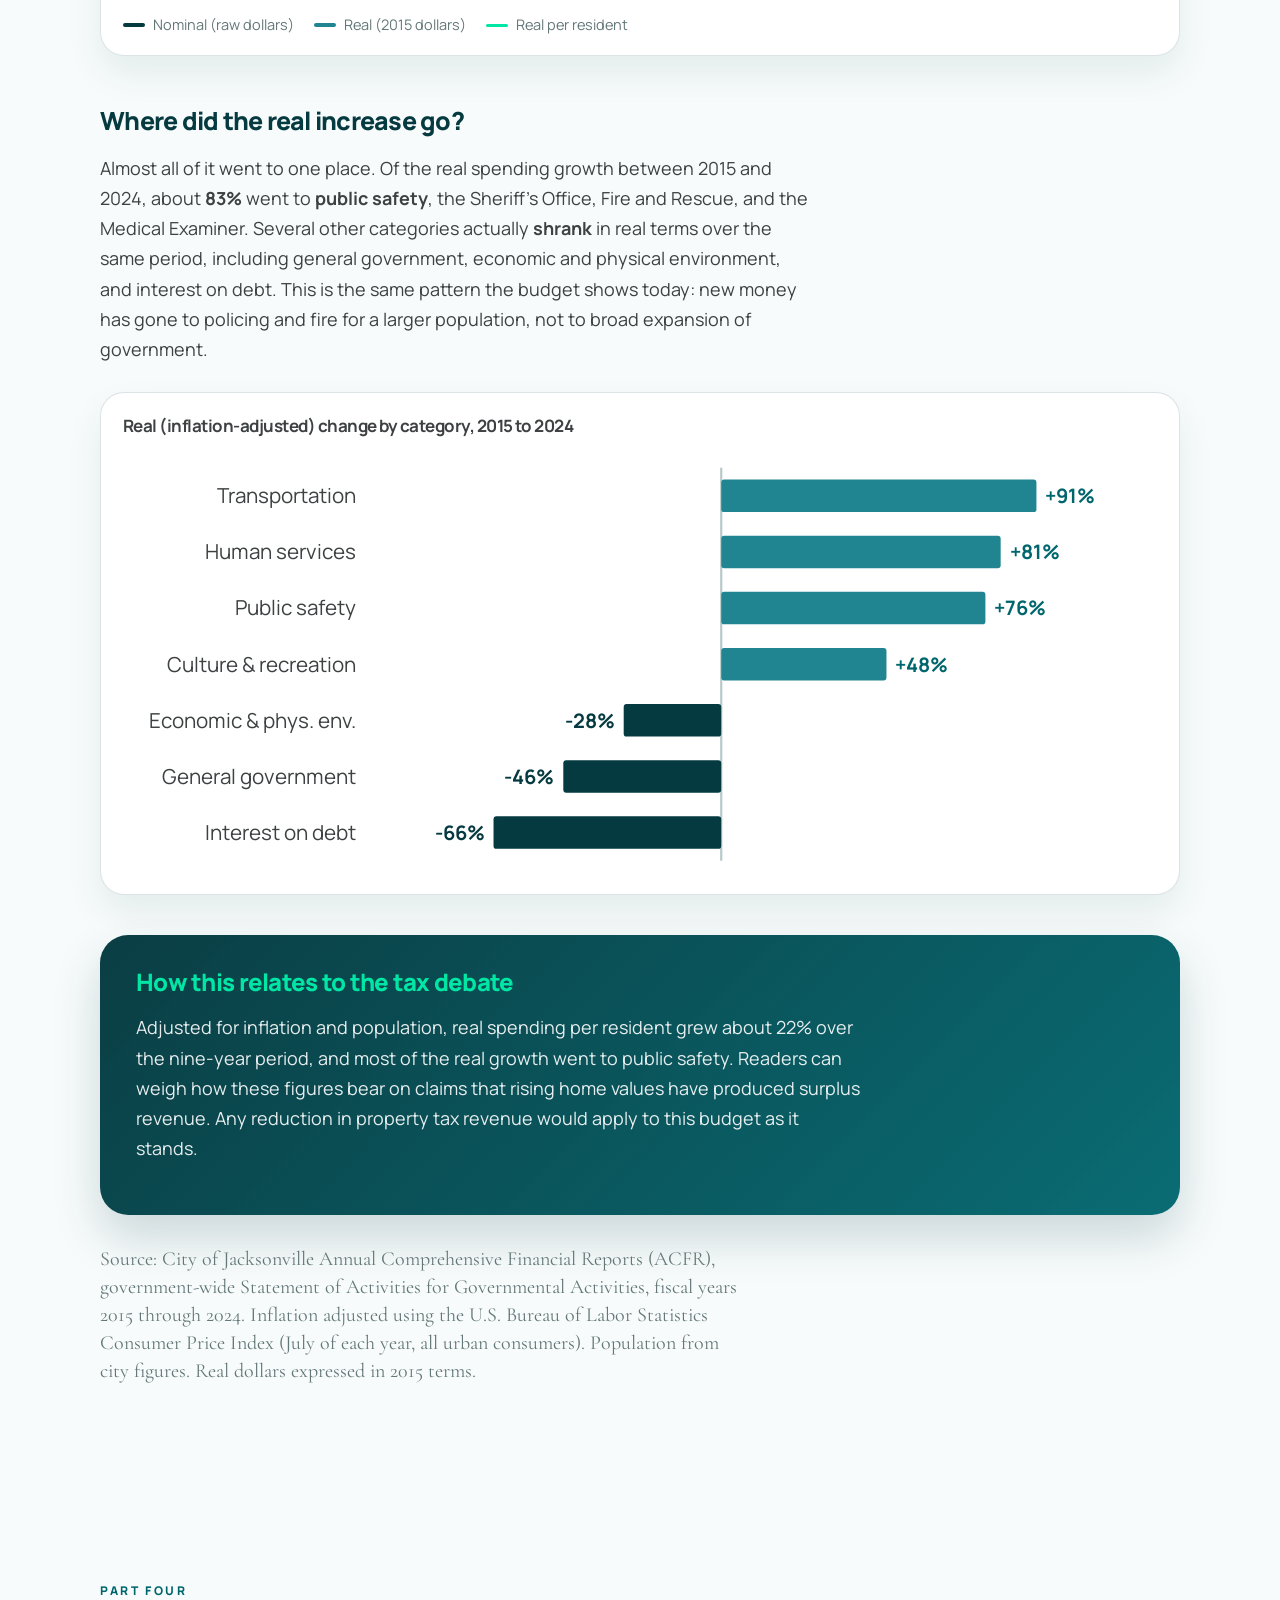
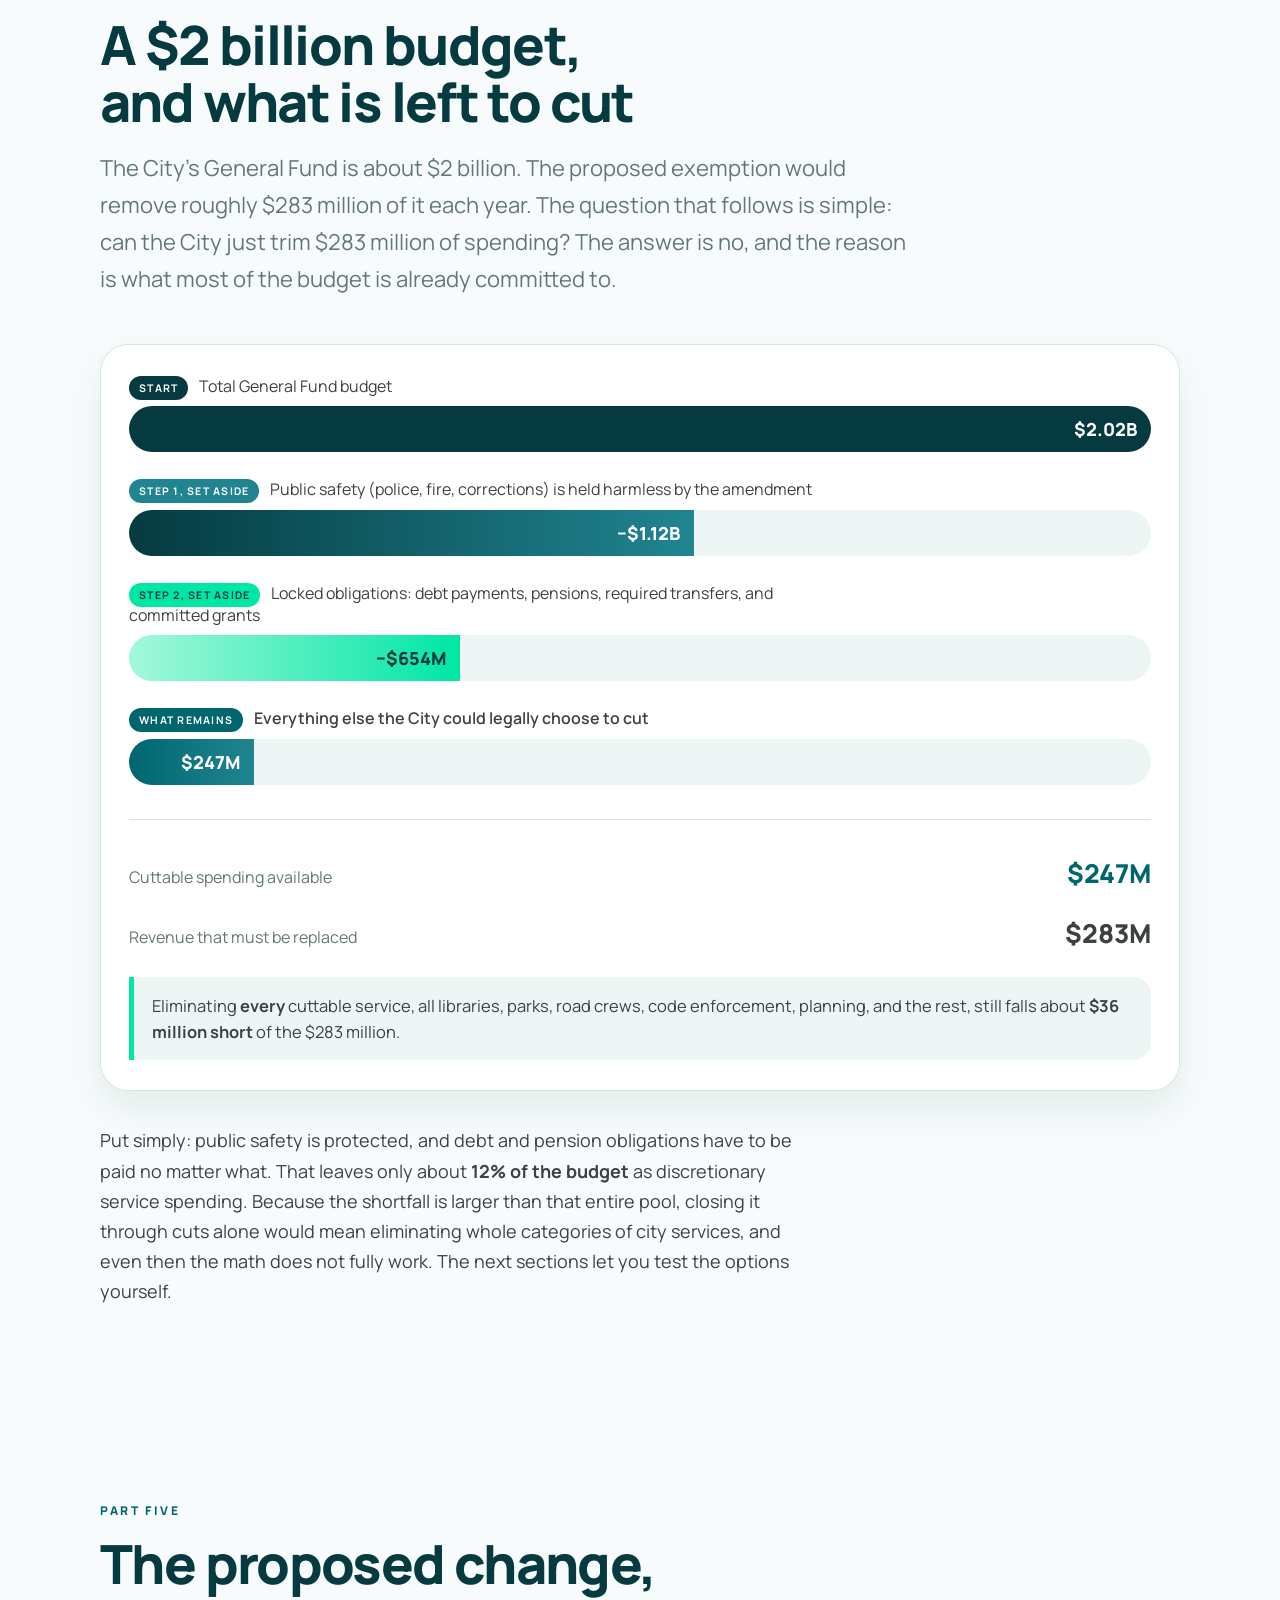
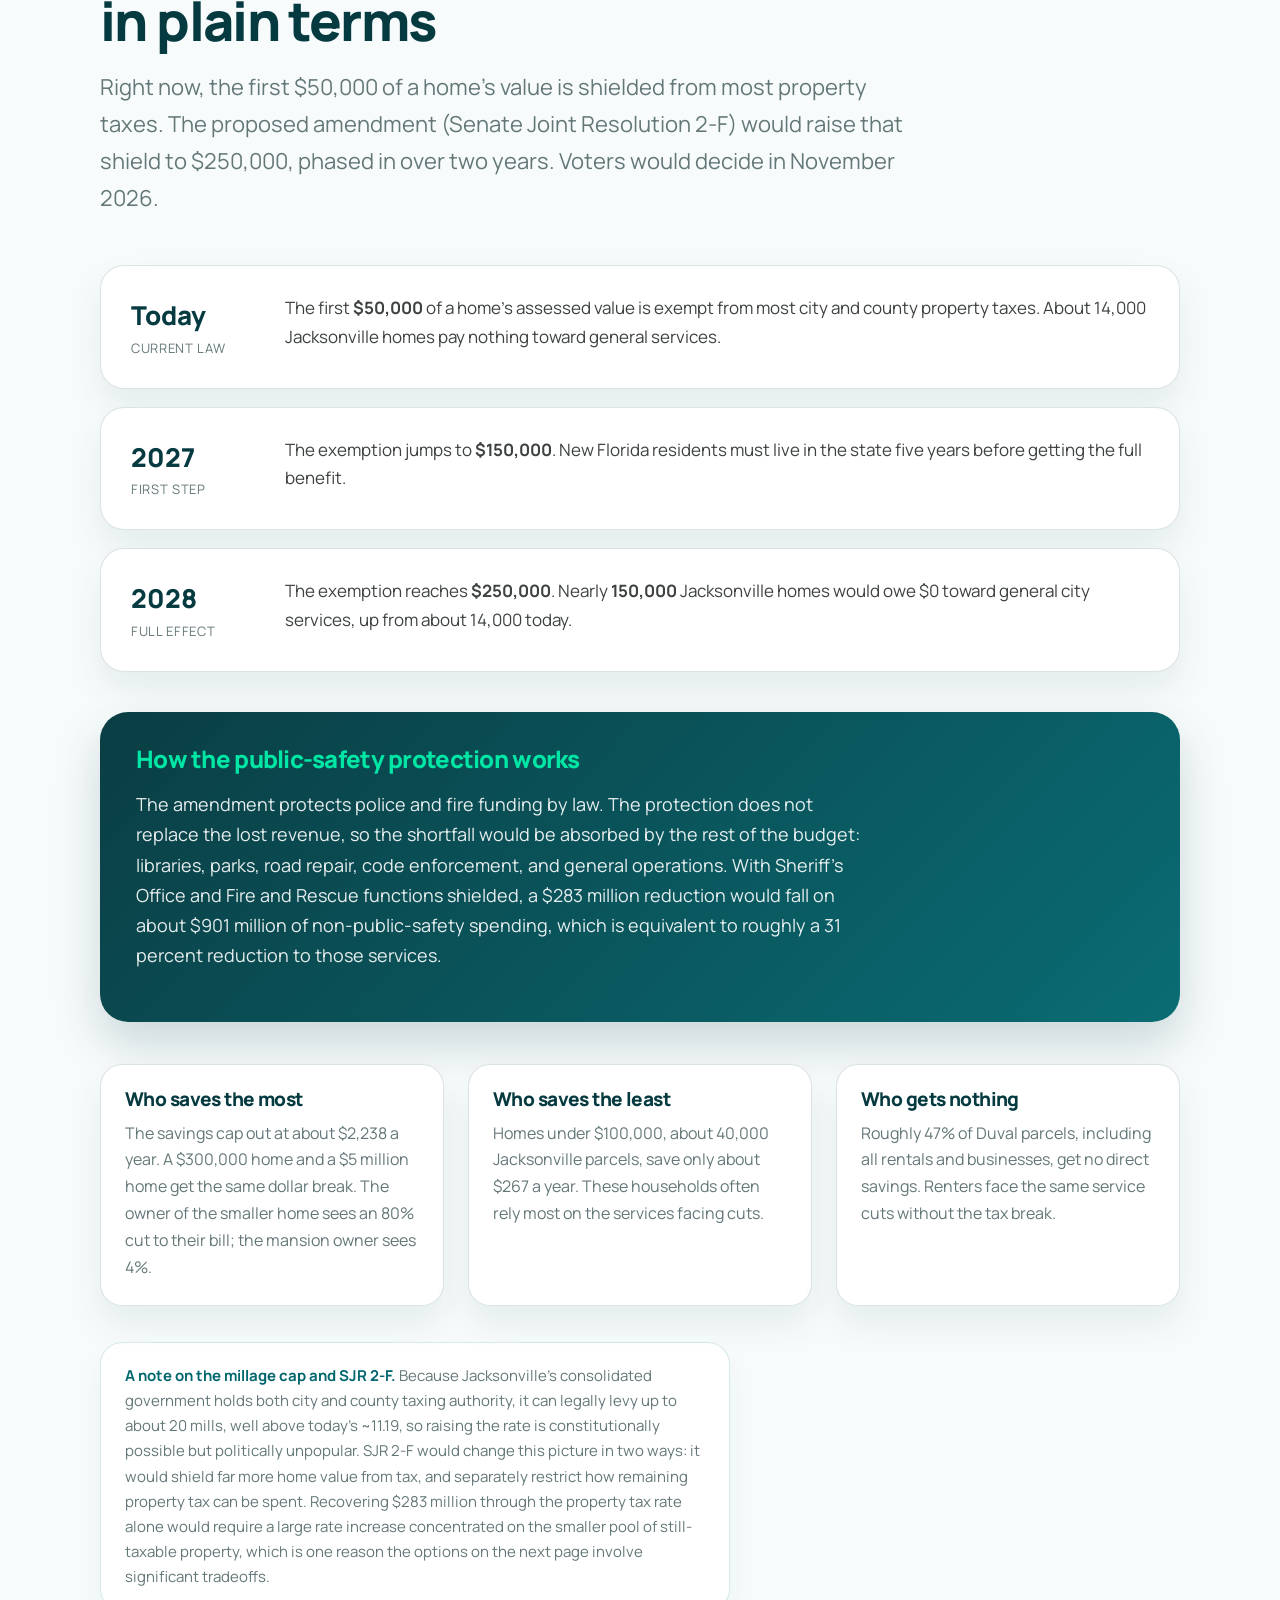
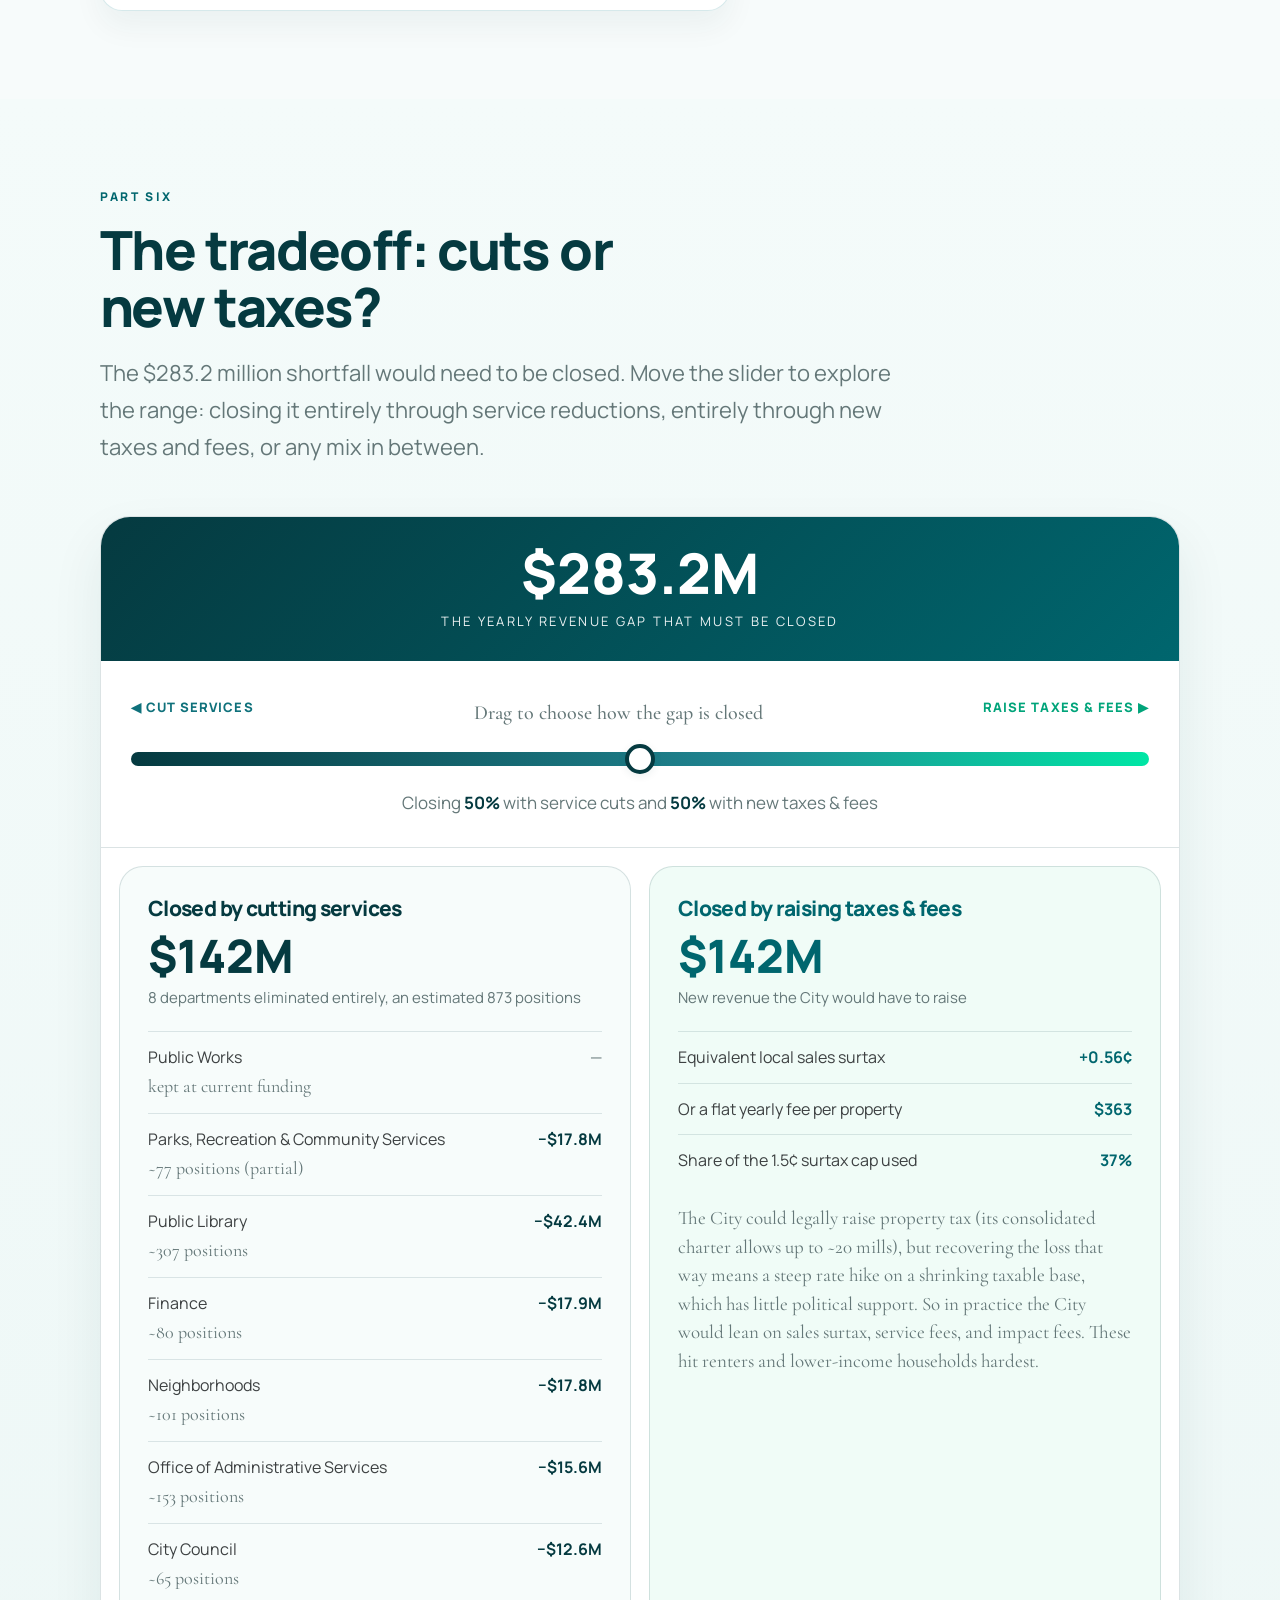
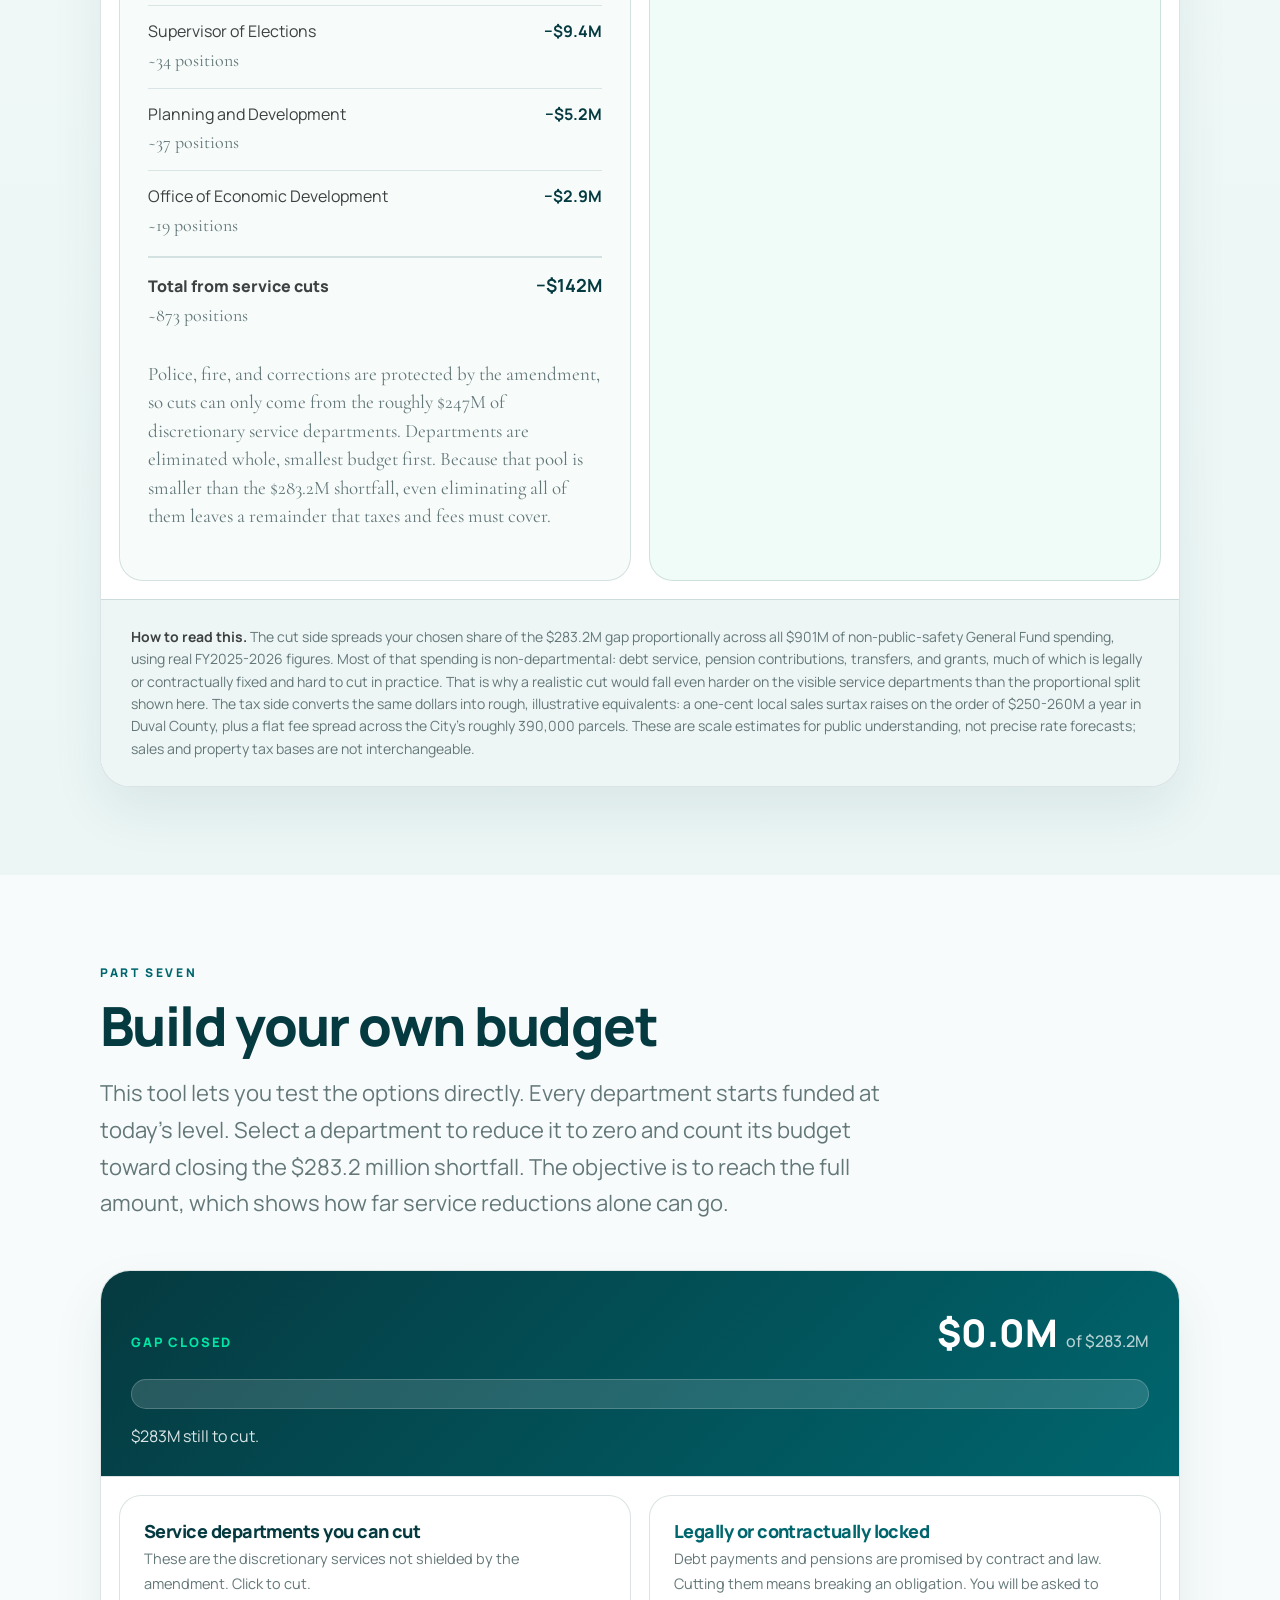
<file: index-editorial.html>
<!DOCTYPE html>
<html lang="en">
<head>
<meta charset="UTF-8">
<meta name="viewport" content="width=device-width, initial-scale=1.0">
<title>Jacksonville's Budget and the Property Tax Question</title>
<link rel="preconnect" href="https://fonts.googleapis.com">
<link rel="preconnect" href="https://fonts.gstatic.com" crossorigin>
<link href="https://fonts.googleapis.com/css2?family=Cormorant+Garamond:wght@300;400;500;600&family=Manrope:wght@400;500;600;700;800&display=swap" rel="stylesheet">
<style>
  :root{
    --ink:#3d4142;
    --paper:#f7fbfb;
    --paper-2:#edf6f5;
    --surface:#ffffff;
    --rule:rgba(5,58,64,0.14);
    --teal:#208591;
    --teal-deep:#00666e;
    --teal-darkest:#053a40;
    --mint:#00e6a5;
    --muted:#647778;
    --shadow:rgba(5,58,64,0.08);
    --safety:#00666e;
    --cut:#0f717b;
    --tax:#00a47a;
  }
  *{box-sizing:border-box;}
  html{scroll-behavior:smooth;}
  body{
    margin:0;
    background:var(--paper);
    color:var(--ink);
    font-family:"Manrope","Helvetica Neue",Arial,sans-serif;
    font-size:18px;
    line-height:1.68;
    -webkit-font-smoothing:antialiased;
  }
  body::before{
    content:"";
    position:fixed;inset:0;
    pointer-events:none;z-index:0;
    background-image:
      radial-gradient(circle at 14% 10%, rgba(0,230,165,0.12), transparent 26%),
      radial-gradient(circle at 88% 18%, rgba(32,133,145,0.08), transparent 24%),
      linear-gradient(180deg, rgba(255,255,255,0.84), rgba(247,251,251,0.98));
  }
  .wrap{position:relative;z-index:1;}
  h1,h2,h3,h4{font-family:"Manrope","Helvetica Neue",Arial,sans-serif;line-height:1.06;margin:0;font-weight:800;letter-spacing:-0.03em;}
  a{color:var(--teal-deep);}
  a:focus-visible,button:focus-visible,input:focus-visible,[tabindex]:focus-visible{
    outline:3px solid var(--mint);
    outline-offset:3px;
  }
  b,strong{font-weight:700;}

  .skip{
    position:absolute;left:-9999px;top:0;background:var(--teal-darkest);color:#fff;
    padding:12px 18px;z-index:100;font-family:"Manrope";text-decoration:none;
  }
  .skip:focus{left:8px;top:8px;}

  nav{
    position:sticky;top:0;z-index:50;
    background:rgba(255,255,255,0.9);
    backdrop-filter:blur(14px);
    border-bottom:1px solid var(--rule);
    box-shadow:0 8px 24px rgba(5,58,64,0.04);
  }
  nav ul{
    display:flex;flex-wrap:wrap;gap:0;margin:0;padding:0;list-style:none;
    max-width:1180px;margin-inline:auto;padding-inline:10px;
  }
  nav a{
    display:block;color:var(--ink);text-decoration:none;
    padding:18px 16px;font-family:"Manrope";font-size:13px;font-weight:700;
    letter-spacing:0.12em;text-transform:uppercase;
  }
  nav a:hover{color:var(--teal-deep);}
  nav .brand{
    font-weight:800;
    color:var(--teal);
    position:relative;
  }
  nav .brand::after{
    content:"";
    position:absolute;
    left:16px;right:16px;bottom:12px;
    height:3px;border-radius:999px;
    background:linear-gradient(90deg,var(--teal),var(--mint));
  }

  header.hero{
    padding:72px 24px 44px;
  }
  .hero-inner{
    max-width:1180px;
    margin-inline:auto;
    padding:52px clamp(24px,4vw,44px);
    background:
      linear-gradient(140deg, rgba(255,255,255,0.98), rgba(237,246,245,0.96)),
      linear-gradient(90deg, rgba(0,230,165,0.12), transparent);
    border:1px solid rgba(5,58,64,0.09);
    border-radius:30px;
    box-shadow:0 26px 60px var(--shadow);
    position:relative;
    overflow:hidden;
  }
  .hero-inner::after{
    content:"";
    position:absolute;
    top:-140px;right:-120px;
    width:340px;height:340px;border-radius:50%;
    background:radial-gradient(circle, rgba(0,230,165,0.3) 0%, rgba(0,230,165,0) 68%);
    pointer-events:none;
  }
  .kicker{
    display:flex;align-items:center;gap:18px;
    font-family:"Manrope";text-transform:uppercase;letter-spacing:0.22em;
    font-size:12px;color:var(--teal-darkest);margin-bottom:18px;font-weight:800;
  }
  .kicker::after{
    content:"";
    width:92px;
    max-width:20vw;
    height:1px;
    background:rgba(5,58,64,0.28);
  }
  header.hero h1{
    font-size:clamp(42px,6vw,76px);font-weight:800;
    color:var(--teal);max-width:13ch;
  }
  header.hero h1 em{
    display:block;
    font-style:normal;
    color:var(--teal-darkest);
    font-family:"Cormorant Garamond",Georgia,serif;
    font-weight:500;
    letter-spacing:0;
  }
  .hero-byline{
    margin:0 0 18px;
    color:var(--muted);
    font-size:26px;
    line-height:1.1;
    font-family:"Cormorant Garamond",Georgia,serif;
    font-weight:400;
  }
  .hero-sub{
    font-size:clamp(18px,2vw,23px);max-width:59ch;margin-top:26px;
    color:var(--ink);line-height:1.6;
  }
  .hero-meta{
    margin-top:34px;display:flex;flex-wrap:wrap;gap:18px;
    font-family:"Manrope";font-size:14px;color:var(--muted);
    padding-top:0;
  }
  .hero-meta div{
    min-width:190px;
    background:rgba(255,255,255,0.82);
    border:1px solid rgba(5,58,64,0.08);
    border-radius:18px;
    padding:18px 20px;
    box-shadow:0 10px 24px rgba(5,58,64,0.05);
  }
  .hero-meta strong{
    color:var(--teal-darkest);
    display:block;
    font-size:28px;
    font-weight:800;
    margin-bottom:6px;
  }

  section{padding:88px 24px;}
  .inner{max-width:1080px;margin-inline:auto;}
  .sec-num{
    font-family:"Manrope";font-size:12px;letter-spacing:0.22em;text-transform:uppercase;
    color:var(--teal-deep);font-weight:800;margin-bottom:14px;
  }
  section h2{font-size:clamp(32px,4.4vw,54px);font-weight:800;max-width:16ch;color:var(--teal-darkest);}
  .lead{font-size:clamp(18px,1.9vw,22px);max-width:62ch;margin-top:20px;color:var(--muted);}
  p{max-width:65ch;}

  .stat-row{display:grid;grid-template-columns:repeat(auto-fit,minmax(220px,1fr));gap:18px;margin-top:48px;background:transparent;border:none;}
  .stat{
    background:var(--surface);
    padding:28px 24px;
    border:1px solid var(--rule);
    border-radius:22px;
    box-shadow:0 18px 40px var(--shadow);
  }
  .stat .v{font-family:"Manrope";font-size:clamp(32px,4vw,46px);font-weight:800;line-height:1;color:var(--teal-darkest);}
  .stat .l{font-size:15px;color:var(--muted);margin-top:10px;line-height:1.45;}

  .barblock{margin-top:30px;}
  .bar-item{margin-bottom:18px;}
  .bar-top{display:flex;justify-content:space-between;align-items:baseline;font-size:16px;margin-bottom:6px;gap:14px;}
  .bar-top .name{font-weight:600;}
  .bar-top .amt{font-family:"Manrope";font-weight:700;color:var(--muted);white-space:nowrap;}
  .bar-track{height:18px;background:rgba(32,133,145,0.12);border:none;border-radius:999px;overflow:hidden;}
  .bar-fill{height:100%;border-radius:999px;background:linear-gradient(90deg,var(--teal-darkest),var(--teal));}
  .bar-fill.rev{background:linear-gradient(90deg,var(--teal),var(--mint));}

  .dept-intro{margin-top:48px;}
  .dept-list{margin-top:24px;border-top:1px solid var(--rule);}
  .dept{border-bottom:1px solid var(--rule);}
  .dept-btn{
    width:100%;background:none;border:none;cursor:pointer;text-align:left;
    padding:18px 8px;display:flex;align-items:center;gap:18px;
    font-family:"Manrope";font-size:17px;color:var(--ink);
  }
  .dept-btn:hover{background:rgba(32,133,145,0.06);}
  .dept-btn .chev{font-family:"Manrope";color:var(--teal-deep);transition:transform .2s;font-size:18px;width:18px;}
  .dept-btn[aria-expanded="true"] .chev{transform:rotate(90deg);}
  .dept-btn .dn{flex:1;font-weight:600;}
  .dept-btn .da{font-family:"Manrope";font-weight:800;color:var(--teal-darkest);white-space:nowrap;}
  .dept-btn .tag{font-size:11px;font-family:"Manrope";letter-spacing:0.12em;text-transform:uppercase;padding:5px 10px;border:none;border-radius:999px;}
  .tag.ps{color:var(--teal-darkest);background:rgba(0,230,165,0.2);}
  .tag.np{color:var(--teal-deep);background:rgba(32,133,145,0.12);}
  .dept-panel{padding:0 8px 22px 44px;font-size:16.5px;color:var(--muted);max-width:60ch;display:none;}
  .dept-panel.open{display:block;}
  .dept-panel .emp{font-family:"Manrope";color:var(--ink);font-weight:700;}

  .dept-summary{border-bottom:1px solid var(--rule);}
  .dept-btn.ps-summary{background:linear-gradient(90deg, rgba(32,133,145,0.12), rgba(0,230,165,0.08));}
  .dept-btn.ps-summary:hover{background:linear-gradient(90deg, rgba(32,133,145,0.16), rgba(0,230,165,0.1));}
  .dept-btn.ps-summary .dn{font-family:"Manrope";font-weight:800;font-size:19px;}
  .dept-btn.ps-summary .da{font-size:19px;}
  .dn-sub{display:block;font-family:"Cormorant Garamond",Georgia,serif;font-weight:400;font-size:16px;color:var(--muted);margin-top:2px;}
  .dept-group{display:none;background:#f6fbfb;padding:0 0 8px;border-top:1px solid rgba(5,58,64,0.08);}
  .dept-group.open{display:block;}
  .group-note{font-size:14.5px;color:var(--muted);padding:14px 16px 6px 44px;margin:0;max-width:64ch;}
  .dept-nested{border-bottom:1px solid rgba(5,58,64,0.08);margin:0 16px;border-left:3px solid var(--mint);}
  .dept-nested:last-child{border-bottom:none;}
  .dept-nested .dept-btn{padding-left:16px;}
  .dept-nested .dept-btn .dn{font-weight:500;}

  .timeline{margin-top:48px;display:grid;gap:18px;background:transparent;border:none;}
  .tl-step{
    background:var(--surface);
    padding:28px 30px;
    display:grid;grid-template-columns:130px 1fr;gap:24px;align-items:start;
    border:1px solid var(--rule);
    border-radius:24px;
    box-shadow:0 18px 36px var(--shadow);
  }
  .tl-step .yr{font-family:"Manrope";font-size:26px;font-weight:800;color:var(--teal-darkest);}
  .tl-step .yr small{display:block;font-size:13px;color:var(--muted);font-weight:400;letter-spacing:0.05em;text-transform:uppercase;}
  .tl-step .desc{font-size:17px;}
  .tl-step .desc b{font-family:"Manrope";}
  .callout{
    margin-top:40px;
    background:linear-gradient(135deg, rgba(5,58,64,0.98), rgba(0,102,110,0.96));
    color:#f2fffb;
    padding:34px 36px;
    border-radius:28px;
    box-shadow:0 22px 48px rgba(5,58,64,0.18);
  }
  .callout h3{font-size:24px;color:var(--mint);margin-bottom:12px;}
  .callout p{color:rgba(255,255,255,0.9);max-width:66ch;}
  .feature-grid{margin-top:42px;display:grid;grid-template-columns:repeat(auto-fit,minmax(240px,1fr));gap:24px;}
  .feature{
    border:1px solid var(--rule);
    padding:24px;
    background:var(--surface);
    border-radius:22px;
    box-shadow:0 18px 36px var(--shadow);
  }
  .feature h4{font-size:19px;margin-bottom:10px;color:var(--teal-darkest);}
  .feature p{font-size:16px;color:var(--muted);margin:0;}

  #calc{background:linear-gradient(180deg,#f4fbfa,#ebf6f5);color:var(--ink);}
  #calc .sec-num{color:var(--teal-deep);}
  #calc h2{color:var(--teal-darkest);}
  #calc .lead{color:var(--muted);}
  .calc-shell{
    margin-top:50px;background:var(--surface);color:var(--ink);
    border:1px solid var(--rule);
    border-radius:30px;
    overflow:hidden;
    box-shadow:0 24px 52px var(--shadow);
  }
  .gap-banner{
    background:linear-gradient(135deg,var(--teal-darkest),var(--teal-deep));
    color:#fff;padding:28px 30px;text-align:center;
    border-bottom:none;
  }
  .gap-banner .gv{font-family:"Manrope";font-size:clamp(34px,6vw,56px);font-weight:800;line-height:1;}
  .gap-banner .gl{font-size:13px;letter-spacing:0.18em;margin-top:10px;opacity:0.92;}

  .slider-zone{padding:36px 30px 30px;}
  .slider-ends{display:flex;justify-content:space-between;font-family:"Manrope";font-size:13px;font-weight:800;letter-spacing:0.08em;text-transform:uppercase;margin-bottom:14px;}
  .slider-ends .left{color:var(--cut);}
  .slider-ends .right{color:var(--tax);}
  .slider-ends .mid{color:var(--muted);text-transform:none;letter-spacing:0;font-weight:500;font-family:"Cormorant Garamond",Georgia,serif;font-size:20px;align-self:center;}

  input[type=range]{
    -webkit-appearance:none;appearance:none;width:100%;height:14px;
    background:linear-gradient(90deg,var(--teal-darkest),var(--teal) 60%,var(--mint));
    border:none;border-radius:999px;cursor:pointer;margin:6px 0 4px;
  }
  input[type=range]::-webkit-slider-thumb{
    -webkit-appearance:none;appearance:none;width:30px;height:30px;
    background:#fff;border:4px solid var(--teal-darkest);border-radius:50%;
    box-shadow:0 2px 8px var(--shadow);cursor:grab;
  }
  input[type=range]::-moz-range-thumb{
    width:30px;height:30px;background:#fff;border:4px solid var(--teal-darkest);
    border-radius:50%;cursor:grab;
  }
  .mix-readout{text-align:center;font-size:17px;margin-top:14px;color:var(--muted);}
  .mix-readout b{font-family:"Manrope";color:var(--teal-darkest);}

  .split{display:grid;grid-template-columns:1fr 1fr;gap:18px;background:transparent;border-top:1px solid var(--rule);padding:18px;}
  @media(max-width:760px){.split{grid-template-columns:1fr;}}
  .panel{background:var(--surface);padding:30px 28px;border:1px solid var(--rule);border-radius:24px;}
  .panel.cuts{background:#f7fcfb;}
  .panel.taxes{background:#f0fcf7;}
  .panel h3{font-size:21px;margin-bottom:6px;}
  .panel.cuts h3{color:var(--teal-darkest);}
  .panel.taxes h3{color:var(--teal-deep);}
  .panel .amount{font-family:"Manrope";font-size:clamp(30px,5vw,46px);font-weight:800;line-height:1;margin:14px 0 6px;}
  .panel.cuts .amount{color:var(--teal-darkest);}
  .panel.taxes .amount{color:var(--teal-deep);}
  .panel .sub{font-size:15px;color:var(--muted);margin-bottom:20px;}
  .conseq{list-style:none;padding:0;margin:0;}
  .conseq li{padding:12px 0;border-top:1px solid rgba(5,58,64,0.12);font-size:16px;display:flex;justify-content:space-between;gap:14px;align-items:baseline;}
  .conseq li .ci{font-family:"Manrope";font-weight:700;white-space:nowrap;}
  .panel.cuts .conseq li .ci{color:var(--teal-darkest);}
  .panel.taxes .conseq li .ci{color:var(--teal-deep);}
  .conseq li .sub-emp{font-family:"Cormorant Garamond",Georgia,serif;font-weight:400;font-size:18px;color:var(--muted);}
  .conseq li.total-row{border-top:2px solid var(--rule);margin-top:4px;}
  .conseq li.total-row span:first-child{font-family:"Manrope";font-weight:800;}
  .conseq li.total-row .ci{font-size:18px;}
  .conseq li .muted-ci{color:var(--muted)!important;font-weight:400;}
  .conseq li.resid-row{border-top:1px dashed var(--teal-deep);}
  .conseq li.resid-row span:first-child{font-family:"Manrope";font-weight:700;color:var(--teal-deep);}
  .conseq li.resid-row .ci{color:var(--teal-deep);}

  .meaning-grid{margin-top:48px;display:grid;grid-template-columns:1fr 1fr;gap:18px;background:transparent;border:none;}
  @media(max-width:760px){.meaning-grid{grid-template-columns:1fr;}}
  .meaning-col{padding:34px 30px;border:1px solid var(--rule);border-radius:24px;box-shadow:0 18px 36px var(--shadow);}
  .meaning-col.cuts{background:#f7fcfb;}
  .meaning-col.taxes{background:#f0fcf7;}
  .meaning-col h3{font-size:23px;margin-bottom:14px;}
  .meaning-col.cuts h3{color:var(--teal-darkest);}
  .meaning-col.taxes h3{color:var(--teal-deep);}
  .mc-head{font-family:"Manrope";font-size:20px;font-weight:700;line-height:1.25;margin:0 0 22px;max-width:none;}
  .meaning-col.cuts .mc-head{color:var(--teal-darkest);}
  .meaning-col.taxes .mc-head{color:var(--teal-deep);}
  .impact-list{list-style:none;padding:0;margin:0;}
  .impact-list li{padding:14px 0;border-top:1px solid rgba(5,58,64,0.12);font-size:16.5px;line-height:1.5;}
  .impact-list li .ihead{font-family:"Manrope";font-weight:700;display:block;margin-bottom:3px;}
  .meaning-col.cuts .impact-list li .ihead{color:var(--ink);}
  .meaning-col.taxes .impact-list li .ihead{color:var(--ink);}
  .impact-list li .idetail{color:var(--muted);font-size:15.5px;}
  .impact-list li .icost{font-family:"Manrope";font-weight:700;white-space:nowrap;}
  .meaning-col.taxes .impact-list li .icost{color:var(--teal-deep);}
  .impact-row{display:flex;justify-content:space-between;gap:14px;align-items:baseline;}

  .byo-shell{margin-top:48px;border:1px solid var(--rule);background:var(--surface);border-radius:30px;overflow:hidden;box-shadow:0 24px 52px var(--shadow);}
  .byo-meter{padding:30px 30px 26px;background:linear-gradient(135deg,var(--teal-darkest),var(--teal-deep));color:#fff;}
  .byo-meter-top{display:flex;justify-content:space-between;align-items:baseline;margin-bottom:14px;flex-wrap:wrap;gap:8px;}
  .byo-label{font-family:"Manrope";text-transform:uppercase;letter-spacing:0.14em;font-size:13px;color:var(--mint);font-weight:800;}
  .byo-figure{font-family:"Manrope";font-size:clamp(26px,4vw,38px);font-weight:800;}
  .byo-figure .byo-of{font-size:16px;font-weight:500;color:rgba(255,255,255,0.72);}
  .byo-track{position:relative;height:30px;background:rgba(255,255,255,0.14);border:1px solid rgba(255,255,255,0.2);overflow:hidden;border-radius:999px;}
  .byo-fill{height:100%;width:0%;background:linear-gradient(90deg,#90f8d5,var(--mint));transition:width .35s ease, background .35s ease;}
  .byo-fill.green{background:linear-gradient(90deg,var(--mint),#90f8d5);}
  .byo-goal-line{position:absolute;top:0;bottom:0;left:100%;width:0;}
  .byo-status{margin:14px 0 0;font-size:16px;color:rgba(255,255,255,0.86);font-family:"Manrope";}
  .byo-status.win{color:#d8fff0;}

  .byo-cols{display:grid;grid-template-columns:1fr 1fr;gap:18px;background:transparent;border-top:1px solid var(--rule);padding:18px;}
  @media(max-width:760px){.byo-cols{grid-template-columns:1fr;}}
  .byo-group{background:var(--surface);padding:26px 24px;border:1px solid var(--rule);border-radius:22px;}
  .byo-h{font-size:18px;margin-bottom:6px;}
  .byo-h.ok{color:var(--teal-darkest);}
  .byo-h.locked{color:var(--teal-deep);}
  .byo-sub{font-size:14.5px;color:var(--muted);margin:0 0 18px;}
  .byo-list{display:flex;flex-direction:column;gap:8px;}
  .byo-item{
    width:100%;text-align:left;cursor:pointer;
    border:1px solid var(--rule);background:#fff;
    padding:12px 14px;display:flex;justify-content:space-between;align-items:center;gap:12px;
    font-family:"Manrope";font-size:16px;color:var(--ink);transition:all .15s;border-radius:18px;
  }
  .byo-item:hover{background:var(--paper-2);}
  .byo-item .bi-name{flex:1;font-weight:500;}
  .byo-item .bi-amt{font-family:"Manrope";font-weight:700;color:var(--muted);white-space:nowrap;}
  .byo-item .bi-state{font-family:"Manrope";font-size:11px;letter-spacing:0.12em;text-transform:uppercase;padding:5px 10px;border:none;white-space:nowrap;border-radius:999px;}
  .byo-item.funded .bi-state{color:var(--teal-darkest);background:rgba(0,230,165,0.18);}
  .byo-item.cut{background:#eef8f6;border-color:rgba(0,102,110,0.18);}
  .byo-item.cut .bi-name{text-decoration:line-through;color:var(--muted);}
  .byo-item.cut .bi-amt{color:var(--teal-deep);}
  .byo-item.cut .bi-state{color:#fff;background:var(--teal-deep);}
  .byo-item.locked-item{border-style:dashed;border-color:rgba(0,102,110,0.28);}
  .byo-item.locked-item .bi-lock{font-size:13px;color:var(--teal-deep);font-style:normal;font-family:"Cormorant Garamond",Georgia,serif;}

  .byo-foot{padding:22px 24px;border-top:1px solid var(--rule);background:var(--paper-2);display:flex;align-items:center;gap:18px;flex-wrap:wrap;}
  .byo-reset{
    font-family:"Manrope";font-size:15px;font-weight:700;cursor:pointer;
    background:#fff;color:var(--teal-deep);border:2px solid rgba(32,133,145,0.5);padding:14px 24px;border-radius:16px;
  }
  .byo-reset:hover{background:rgba(0,230,165,0.1);}
  .byo-note{margin:0;font-size:14px;color:var(--muted);flex:1;min-width:240px;}

  .sr-only{position:absolute;width:1px;height:1px;padding:0;margin:-1px;overflow:hidden;clip:rect(0,0,0,0);white-space:nowrap;border:0;}
  .ex-h{font-size:25px;margin:52px 0 14px;color:var(--teal-darkest);}
  .ex-table-wrap{margin:24px 0 10px;border:1px solid var(--rule);overflow-x:auto;border-radius:20px;box-shadow:0 18px 36px var(--shadow);}
  .ex-table{width:100%;border-collapse:collapse;font-size:16.5px;background:#fff;}
  .ex-table caption{text-align:left;}
  .ex-table th{background:var(--teal-darkest);color:#fff;font-family:"Manrope";font-weight:700;text-align:left;padding:14px 16px;font-size:13px;letter-spacing:0.08em;text-transform:uppercase;}
  .ex-table th.num,.ex-table td.num{text-align:right;font-variant-numeric:tabular-nums;}
  .ex-table td{padding:14px 16px;border-top:1px solid rgba(5,58,64,0.1);}
  .ex-table td.num{font-family:"Manrope";font-weight:700;}
  .ex-table tr.ex-total td{border-top:1px solid rgba(5,58,64,0.12);font-family:"Manrope";font-weight:800;background:var(--paper-2);}
  .pill{font-family:"Manrope";font-size:10.5px;letter-spacing:0.12em;text-transform:uppercase;padding:5px 9px;border:none;border-radius:999px;white-space:nowrap;}
  .pill.sc{color:var(--teal-darkest);background:rgba(0,230,165,0.2);}
  .pill.ns{color:var(--teal-deep);background:rgba(32,133,145,0.12);}
  .ex-cap{font-size:15px;color:var(--muted);max-width:64ch;margin-top:10px;font-family:"Cormorant Garamond",Georgia,serif;font-size:20px;line-height:1.4;}
  .ex-cards{display:grid;grid-template-columns:repeat(auto-fit,minmax(200px,1fr));gap:16px;margin:24px 0 10px;}
  .ex-card{border:1px solid var(--rule);padding:22px 20px;background:#fff;border-radius:22px;box-shadow:0 18px 36px var(--shadow);}
  .ex-card.hl{background:linear-gradient(135deg,var(--teal-darkest),var(--teal-deep));border-color:transparent;}
  .ex-card.hl .ex-big{color:var(--mint);}
  .ex-card.hl .ex-cl{color:rgba(255,255,255,0.86);}
  .ex-big{font-family:"Manrope";font-size:42px;font-weight:800;line-height:1;color:var(--teal-darkest);}
  .ex-mid{font-family:"Manrope";font-size:21px;font-weight:800;color:var(--ink);margin-bottom:8px;}
  .ex-cl{font-size:15px;color:var(--muted);margin-top:10px;line-height:1.5;}
  .ex-limits{display:grid;grid-template-columns:repeat(auto-fit,minmax(230px,1fr));gap:18px;margin:24px 0 10px;}
  .ex-limit{border-left:5px solid var(--mint);background:#fff;padding:18px 20px;border-radius:0 20px 20px 0;box-shadow:0 18px 36px var(--shadow);}
  .ex-lt{font-family:"Manrope";font-size:28px;font-weight:800;color:var(--teal-darkest);line-height:1;margin-bottom:10px;}
  .ex-limit p{font-size:15.5px;color:var(--muted);margin:0;line-height:1.5;}

  .reg-h{font-size:24px;margin:48px 0 10px;color:var(--teal-darkest);}
  .reg-list{margin-top:20px;border-top:1px solid var(--rule);}
  .reg-item{border-bottom:1px solid rgba(5,58,64,0.12);}
  .reg-btn{width:100%;background:none;border:none;cursor:pointer;text-align:left;padding:18px 6px;display:flex;align-items:center;gap:14px;font-family:"Manrope";font-weight:700;font-size:17px;color:var(--ink);}
  .reg-btn:hover{background:rgba(32,133,145,0.04);}
  .reg-btn .chev{color:var(--teal-deep);transition:transform .2s;font-size:18px;width:16px;}
  .reg-btn[aria-expanded="true"] .chev{transform:rotate(90deg);}
  .reg-panel{display:none;padding:0 6px 20px 36px;}
  .reg-panel.open{display:block;}
  .reg-panel p{font-size:16.5px;color:var(--muted);max-width:68ch;margin:0;line-height:1.6;}

  .sp-h{font-size:25px;margin:52px 0 14px;color:var(--teal-darkest);}
  .chart-card{margin:28px 0 10px;border:1px solid var(--rule);background:#fff;padding:24px 22px 18px;border-radius:24px;box-shadow:0 18px 36px var(--shadow);}
  .chart-title{font-family:"Manrope";font-size:17px;font-weight:700;margin:0 0 18px;color:var(--ink);}
  .chart-svg{width:100%;}
  .chart-svg svg{width:100%;height:auto;display:block;}
  .chart-legend{display:flex;flex-wrap:wrap;gap:20px;margin-top:16px;font-size:14.5px;color:var(--muted);}
  .chart-legend .lg{display:flex;align-items:center;gap:8px;}
  .chart-legend .sw{width:22px;height:4px;display:inline-block;border-radius:2px;}
  .chart-legend .sw.nom{background:var(--teal-darkest);}
  .chart-legend .sw.real{background:var(--teal);}
  .chart-legend .sw.pc{background:var(--mint);height:0;border-top:3px dashed var(--mint);}
  .cl-nom{stroke:var(--teal-darkest);}
  .cl-real{stroke:var(--teal);}
  .cl-pc{stroke:var(--mint);}
  .cl-axis{stroke:rgba(5,58,64,0.28);}
  .cl-grid{stroke:rgba(5,58,64,0.08);}
  .cl-txt{fill:var(--muted);font-family:"Manrope";}
  .cl-dot-nom{fill:var(--teal-darkest);}
  .cl-dot-real{fill:var(--teal);}
  .bar-pos{fill:var(--teal);}
  .bar-neg{fill:var(--teal-darkest);}
  .bar-lbl{fill:var(--ink);font-family:"Manrope";}
  .bar-val{font-family:"Manrope";font-weight:700;}
  .bar-val-pos{fill:var(--teal-deep);}
  .bar-val-neg{fill:var(--teal-darkest);}

  .wf-shell{margin-top:46px;border:1px solid var(--rule);background:#fff;padding:30px 28px;border-radius:28px;box-shadow:0 18px 36px var(--shadow);}
  .wf-step{margin-bottom:26px;}
  .wf-step:last-of-type{margin-bottom:0;}
  .wf-label{font-size:16px;color:var(--ink);margin-bottom:9px;line-height:1.4;max-width:70ch;}
  .wf-tag{font-family:"Manrope";font-size:10.5px;font-weight:700;letter-spacing:0.12em;text-transform:uppercase;padding:5px 10px;border-radius:999px;margin-right:8px;white-space:nowrap;color:#fff;}
  .wf-tag.total{background:var(--teal-darkest);}
  .wf-tag.ps{background:var(--teal);}
  .wf-tag.lock{background:var(--mint);color:var(--teal-darkest);}
  .wf-tag.cut{background:var(--teal-deep);}
  .wf-barwrap{background:var(--paper-2);border:none;border-radius:999px;overflow:hidden;}
  .wf-bar{height:46px;display:flex;align-items:center;justify-content:flex-end;padding:0 14px;min-width:90px;transition:width .5s ease;}
  .wf-bar.total{background:var(--teal-darkest);}
  .wf-bar.ps{background:linear-gradient(90deg,var(--teal-darkest),var(--teal));}
  .wf-bar.lock{background:linear-gradient(90deg,#a3f8da,var(--mint));}
  .wf-bar.cut{background:linear-gradient(90deg,var(--teal-deep),var(--teal));}
  .wf-amt{font-family:"Manrope";font-weight:800;font-size:18px;color:#fff;white-space:nowrap;}
  .wf-bar.lock .wf-amt{color:var(--teal-darkest);}
  .wf-remain .wf-label{font-weight:600;}

  .wf-compare{margin-top:34px;border-top:1px solid var(--rule);padding-top:24px;}
  .wf-comp-row{display:flex;justify-content:space-between;align-items:baseline;padding:8px 0;gap:16px;}
  .wf-comp-label{font-size:16px;color:var(--muted);}
  .wf-comp-val{font-family:"Manrope";font-weight:800;font-size:26px;}
  .wf-comp-val.cut{color:var(--teal-deep);}
  .wf-comp-val.gap{color:var(--ink);}
  .wf-comp-result{margin-top:14px;background:var(--paper-2);border-left:5px solid var(--mint);padding:16px 18px;font-size:16.5px;line-height:1.55;color:var(--ink);border-radius:0 18px 18px 0;}
  .panel .note{font-size:13.5px;color:var(--muted);margin-top:18px;line-height:1.5;font-family:"Cormorant Garamond",Georgia,serif;font-size:19px;}

  .calc-foot{padding:26px 30px;font-size:14px;color:var(--muted);border-top:1px solid var(--rule);background:var(--paper-2);line-height:1.6;}
  .calc-foot b{color:var(--ink);font-family:"Manrope";}

  .sources{background:var(--paper-2);}
  .sources p{font-size:15px;color:var(--muted);}
  .sources h2{font-size:30px;}
  footer{background:var(--teal-darkest);color:rgba(255,255,255,0.7);padding:46px 24px;font-size:14px;text-align:center;}
  footer a{color:var(--mint);}

  .disclaimer{
    border:1px solid rgba(32,133,145,0.18);background:#fff;padding:20px 24px;margin-top:36px;
    font-size:15px;color:var(--muted);max-width:70ch;
    border-radius:22px;
    box-shadow:0 16px 30px rgba(5,58,64,0.05);
  }
  .disclaimer b{color:var(--teal-deep);font-family:"Manrope";}
</style>
</head>
<body>
<a class="skip" href="#main">Skip to main content</a>
<div class="wrap">

<nav aria-label="Section navigation">
  <ul>
    <li><a class="brand" href="#top">JAX BUDGET</a></li>
    <li><a href="#explainer">How You're Taxed</a></li>
    <li><a href="#budget">The Budget Today</a></li>
    <li><a href="#spending">Has Spending Grown?</a></li>
    <li><a href="#shortfall">What's Left to Cut</a></li>
    <li><a href="#proposal">The Proposed Change</a></li>
    <li><a href="#calc">The Tradeoff Calculator</a></li>
    <li><a href="#build">Build Your Own Budget</a></li>
    <li><a href="#meaning">What It Means</a></li>
    <li><a href="#sources">Sources</a></li>
  </ul>
</nav>

<header class="hero" id="top">
  <div class="hero-inner">
    <div class="kicker">Research &amp; Stories</div>
    <h1>What happens to your city if <em>property taxes</em> are cut?</h1>
    <p class="hero-sub">Florida is weighing a constitutional amendment that would raise the homestead exemption from $50,000 to $250,000. For Jacksonville, recent estimates put the resulting revenue shortfall at about $283 million a year. This page walks through where the money goes today, what the change would do, and the budget choices that would follow.</p>
    <div class="hero-meta">
      <div><strong>$2.02B</strong>General Fund budget</div>
      <div><strong>$283.2M</strong>Estimated yearly loss</div>
      <div><strong>211,283</strong>Homestead properties affected</div>
    </div>
  </div>
</header>

<main id="main">

<!-- TAX EXPLAINER -->
<section id="explainer">
  <div class="inner">
    <div class="sec-num">Part One</div>
    <h2>How Jacksonville is taxed, in plain terms</h2>
    <p class="lead">Before the proposal makes sense, it helps to know the two main taxes a Jacksonville resident pays, how they are limited, and why the city cannot simply swap one for the other. Property tax and sales tax work in completely different ways under Florida's constitution.</p>

    <h3 class="ex-h">What you pay in property tax today</h3>
    <p>Property tax is charged as a <b>millage</b>: one mill is $1 of tax for every $1,000 of taxable value. Your bill is the sum of several separate levies set by different bodies. For most of Jacksonville (the General Services district), the 2025 final rates were:</p>

    <div class="ex-table-wrap">
      <table class="ex-table">
        <caption class="sr-only">2025 final property tax millage rates for the Jacksonville General Services district</caption>
        <thead><tr><th scope="col">Levy</th><th scope="col">Set by</th><th scope="col">Type</th><th scope="col">Mills</th></tr></thead>
        <tbody>
          <tr><td>City of Jacksonville government</td><td>City Council</td><td><span class="pill ns">Non-school</span></td><td class="num">11.1919</td></tr>
          <tr><td>Public schools</td><td>Duval County School Board</td><td><span class="pill sc">School</span></td><td class="num">6.3430</td></tr>
          <tr><td>St. Johns River Water Management</td><td>Water management district</td><td><span class="pill ns">Non-school</span></td><td class="num">0.1793</td></tr>
          <tr><td>Florida Inland Navigation</td><td>Navigation district</td><td><span class="pill ns">Non-school</span></td><td class="num">0.0270</td></tr>
          <tr class="ex-total"><td>Total</td><td></td><td></td><td class="num">17.7412</td></tr>
        </tbody>
      </table>
    </div>
    <p class="ex-cap">For a home with $200,000 of taxable value, that total works out to about $3,548 a year. Beach cities and Baldwin have slightly different totals because they add their own municipal levy and lower the countywide one.</p>

    <h3 class="ex-h">What you pay in sales tax today</h3>
    <p>Sales tax is charged on most retail purchases, not on what you own. In Duval County the rate is <b>7.5%</b>, made of two parts:</p>
    <div class="ex-cards">
      <div class="ex-card"><div class="ex-big">6.0%</div><div class="ex-cl">State sales tax, set by the Florida Legislature and collected statewide.</div></div>
      <div class="ex-card"><div class="ex-big">1.5%</div><div class="ex-cl">Local discretionary surtax, approved by Duval voters and used for set local purposes.</div></div>
      <div class="ex-card hl"><div class="ex-big">7.5%</div><div class="ex-cl">Combined rate paid at the register on taxable goods.</div></div>
    </div>
    <p class="ex-cap">Groceries and most medicine are exempt. Counties may add a local surtax of up to 2% in most cases; Duval currently levies 1.5%, so there is limited room left to raise it.</p>

    <h3 class="ex-h">School versus non-school: why the difference matters</h3>
    <p>Florida's constitution treats school and non-school property taxes separately, and the proposed amendment only touches the <b>non-school</b> side. The $50,000 homestead exemption is split for exactly this reason: the first $25,000 applies to all levies, while the second $25,000 (covering value between $50,000 and $75,000) applies only to non-school levies. The proposed jump to $250,000 would shield far more value from city and county taxes, but schools are handled under their own rules.</p>

    <h3 class="ex-h">The constitutional limits already in place</h3>
    <div class="ex-limits">
      <div class="ex-limit"><div class="ex-lt">10 + 10 mills</div><p>The constitution caps property tax at 10 mills each for a county, a municipality, and a school district, separately. Because Jacksonville's consolidated charter holds both the city and county taxing authority, it can legally levy up to about 20 mills for general government. At roughly 11.19 mills today, the city has substantial unused legal room to raise the rate. The real limit is political will, not the constitution: raising the rate is allowed, but there has been little appetite for it. Recent councils have moved to lower the rate, not raise it.</p></div>
      <div class="ex-limit"><div class="ex-lt">3% cap</div><p>The Save Our Homes amendment limits how fast a homesteaded property's taxable value can rise, to 3% a year or inflation, whichever is lower. Non-homestead property (rentals, businesses) is capped at a looser 10%.</p></div>
      <div class="ex-limit"><div class="ex-lt">60% vote</div><p>Changing any of this requires a statewide constitutional amendment passed by 60% of voters. That is why the homestead proposal must go on the November 2026 ballot.</p></div>
    </div>

    <h3 class="ex-h">Where property tax stops and fees begin</h3>
    <p>Not everything on your tax bill is a tax. Two of the largest line items are <b>non-ad valorem assessments</b>, flat fees billed alongside property tax but not based on your home's value, and homestead exemptions do not reduce them.</p>
    <div class="ex-cards">
      <div class="ex-card"><div class="ex-mid">Solid waste fee</div><div class="ex-cl">A flat <b>$354 per year</b> per home in 2026 (rising to $384 in 2027), charged to every residence regardless of value. By interlocal agreement with the Beaches and Baldwin, Jacksonville is barred from using property tax to pay for garbage collection, which is why it is a separate fee. A low-income exemption holds it at $151.80.</div></div>
      <div class="ex-card"><div class="ex-mid">Stormwater fee</div><div class="ex-cl">A separate flat assessment for drainage system upkeep, also billed as a non-ad valorem assessment and unaffected by homestead status.</div></div>
    </div>
    <p class="ex-cap">Other consumption-based levies the city collects include the utility service tax (on electric, water, and gas bills) and the communication services tax (on phone and cable). Like sales tax, these are charged on usage rather than property, and they fall on renters and owners alike. They are capped by state law and tend to rise and fall with the economy, which is part of why they cannot easily replace the steady revenue property tax provides.</p>

    <div class="callout" style="margin-top:42px;">
      <h3>The core difference</h3>
      <p>Property tax is steady, locally controlled, and tied to value, which is why it funds the bulk of day-to-day services. Sales taxes, fees, and excise taxes are capped, more volatile, and fall harder on lower-income households. That mismatch is the reason a property tax cut is so hard to replace, and the rest of this page shows what that means for Jacksonville.</p>
    </div>
  </div>
</section>

<!-- SECTION 1 -->
<section id="budget">
  <div class="inner">
    <div class="sec-num">Part Two</div>
    <h2>Where Jacksonville's money goes today</h2>
    <p class="lead">The City runs on a General Fund of about $2.02 billion for the 2025-2026 year. More than half of every dollar pays for property taxes' biggest job: keeping people safe. Here is the full picture before any change.</p>

    <div class="stat-row" role="list">
      <div class="stat" role="listitem"><div class="v">$2.02B</div><div class="l">Total General Fund budget</div></div>
      <div class="stat" role="listitem"><div class="v">$1.19B</div><div class="l">Comes from property (ad valorem) taxes</div></div>
      <div class="stat" role="listitem"><div class="v">8,189</div><div class="l">Total city employees, all funds</div></div>
      <div class="stat" role="listitem"><div class="v">~55%</div><div class="l">Of the budget pays for public safety</div></div>
    </div>

    <h3 style="margin-top:60px;font-size:26px;">How the General Fund is paid for</h3>
    <p style="margin-top:14px;">Property tax is the single largest source by far. The other pieces, like state-shared money and utility taxes, are smaller and harder for the City to control.</p>
    <div class="barblock" id="revBars" aria-label="General Fund revenue sources"></div>

    <div class="dept-intro">
      <h3 style="font-size:26px;">Where it gets spent, department by department</h3>
      <p style="margin:14px 0 0;">Public safety is grouped into one line at the top; tap it to expand the individual police, fire, and corrections departments. Below it are the other services, each marked <span class="tag np" style="font-size:11px;">Other Services</span>, which would absorb the entire loss since public safety is shielded.</p>
    </div>
    <div class="dept-list" id="deptList"></div>
  </div>
</section>

<!-- REAL VS NOMINAL -->
<section id="spending">
  <div class="inner">
    <div class="sec-num">Part Three</div>
    <h2>Has government spending really grown?</h2>
    <p class="lead">One argument in the property tax debate is that rising home values have produced surplus revenue and that spending has grown faster than the cost of services. Evaluating that claim requires adjusting the raw figures for two factors: inflation and population growth. This section presents both the unadjusted and adjusted numbers.</p>

    <h3 class="sp-h">Nominal and inflation-adjusted figures differ</h3>
    <p>From 2015 to 2024, total governmental-activities spending rose <b>87.5%</b> in raw (nominal) dollars. Over the same period the dollar lost value and Jacksonville added residents. Adjusting for inflation, real spending grew <b>42.2%</b>. Adjusting further for the <b>16.6%</b> population growth, real spending <b>per resident</b> grew about <b>22%</b> over nine years, or roughly <b>2.2% a year</b>.</p>

    <div class="chart-card">
      <h4 class="chart-title">Total spending, 2015 to 2024: raw dollars vs. inflation-adjusted</h4>
      <div id="chartTrend" class="chart-svg" role="img" aria-label="Line chart comparing nominal total spending, which rises 87.5 percent, against real inflation-adjusted spending, which rises 42.2 percent, from 2015 to 2024."></div>
      <div class="chart-legend">
        <span class="lg"><span class="sw nom"></span>Nominal (raw dollars)</span>
        <span class="lg"><span class="sw real"></span>Real (2015 dollars)</span>
        <span class="lg"><span class="sw pc"></span>Real per resident</span>
      </div>
    </div>

    <h3 class="sp-h">Where did the real increase go?</h3>
    <p>Almost all of it went to one place. Of the real spending growth between 2015 and 2024, about <b>83%</b> went to <b>public safety</b>, the Sheriff's Office, Fire and Rescue, and the Medical Examiner. Several other categories actually <b>shrank</b> in real terms over the same period, including general government, economic and physical environment, and interest on debt. This is the same pattern the budget shows today: new money has gone to policing and fire for a larger population, not to broad expansion of government.</p>

    <div class="chart-card">
      <h4 class="chart-title">Real (inflation-adjusted) change by category, 2015 to 2024</h4>
      <div id="chartCats" class="chart-svg" role="img" aria-label="Bar chart of real spending change by category from 2015 to 2024. Public safety up 76 percent, transportation up 91 percent, human services up 80 percent, culture and recreation up 48 percent, general government down 46 percent, economic and physical environment down 28 percent, interest on debt down 66 percent."></div>
    </div>

    <div class="callout">
      <h3>How this relates to the tax debate</h3>
      <p>Adjusted for inflation and population, real spending per resident grew about 22% over the nine-year period, and most of the real growth went to public safety. Readers can weigh how these figures bear on claims that rising home values have produced surplus revenue. Any reduction in property tax revenue would apply to this budget as it stands.</p>
    </div>

    <p class="ex-cap" style="margin-top:30px;">Source: City of Jacksonville Annual Comprehensive Financial Reports (ACFR), government-wide Statement of Activities for Governmental Activities, fiscal years 2015 through 2024. Inflation adjusted using the U.S. Bureau of Labor Statistics Consumer Price Index (July of each year, all urban consumers). Population from city figures. Real dollars expressed in 2015 terms.</p>
  </div>
</section>

<!-- BUDGET WATERFALL -->
<section id="shortfall">
  <div class="inner">
    <div class="sec-num">Part Four</div>
    <h2>A $2 billion budget, and what is left to cut</h2>
    <p class="lead">The City's General Fund is about $2 billion. The proposed exemption would remove roughly $283 million of it each year. The question that follows is simple: can the City just trim $283 million of spending? The answer is no, and the reason is what most of the budget is already committed to.</p>

    <div class="wf-shell">
      <div class="wf-step">
        <div class="wf-label"><span class="wf-tag total">Start</span> Total General Fund budget</div>
        <div class="wf-barwrap"><div class="wf-bar total" style="width:100%"><span class="wf-amt">$2.02B</span></div></div>
      </div>

      <div class="wf-step">
        <div class="wf-label"><span class="wf-tag ps">Step 1, set aside</span> Public safety (police, fire, corrections) is held harmless by the amendment</div>
        <div class="wf-barwrap"><div class="wf-bar ps" style="width:55.3%"><span class="wf-amt">&minus;$1.12B</span></div></div>
      </div>

      <div class="wf-step">
        <div class="wf-label"><span class="wf-tag lock">Step 2, set aside</span> Locked obligations: debt payments, pensions, required transfers, and committed grants</div>
        <div class="wf-barwrap"><div class="wf-bar lock" style="width:32.4%"><span class="wf-amt">&minus;$654M</span></div></div>
      </div>

      <div class="wf-step wf-remain">
        <div class="wf-label"><span class="wf-tag cut">What remains</span> Everything else the City could legally choose to cut</div>
        <div class="wf-barwrap"><div class="wf-bar cut" style="width:12.2%"><span class="wf-amt">$247M</span></div></div>
      </div>

      <div class="wf-compare">
        <div class="wf-comp-row">
          <span class="wf-comp-label">Cuttable spending available</span>
          <span class="wf-comp-val cut">$247M</span>
        </div>
        <div class="wf-comp-row">
          <span class="wf-comp-label">Revenue that must be replaced</span>
          <span class="wf-comp-val gap">$283M</span>
        </div>
        <div class="wf-comp-result">
          Eliminating <b>every</b> cuttable service, all libraries, parks, road crews, code enforcement, planning, and the rest, still falls about <b>$36 million short</b> of the $283 million.
        </div>
      </div>
    </div>

    <p style="margin-top:34px;">Put simply: public safety is protected, and debt and pension obligations have to be paid no matter what. That leaves only about <b>12% of the budget</b> as discretionary service spending. Because the shortfall is larger than that entire pool, closing it through cuts alone would mean eliminating whole categories of city services, and even then the math does not fully work. The next sections let you test the options yourself.</p>
  </div>
</section>

<!-- SECTION 2 -->
<section id="proposal">
  <div class="inner">
    <div class="sec-num">Part Five</div>
    <h2>The proposed change, in plain terms</h2>
    <p class="lead">Right now, the first $50,000 of a home's value is shielded from most property taxes. The proposed amendment (Senate Joint Resolution 2-F) would raise that shield to $250,000, phased in over two years. Voters would decide in November 2026.</p>

    <div class="timeline">
      <div class="tl-step">
        <div class="yr">Today<small>Current law</small></div>
        <div class="desc">The first <b>$50,000</b> of a home's assessed value is exempt from most city and county property taxes. About 14,000 Jacksonville homes pay nothing toward general services.</div>
      </div>
      <div class="tl-step">
        <div class="yr">2027<small>First step</small></div>
        <div class="desc">The exemption jumps to <b>$150,000</b>. New Florida residents must live in the state five years before getting the full benefit.</div>
      </div>
      <div class="tl-step">
        <div class="yr">2028<small>Full effect</small></div>
        <div class="desc">The exemption reaches <b>$250,000</b>. Nearly <b>150,000</b> Jacksonville homes would owe $0 toward general city services, up from about 14,000 today.</div>
      </div>
    </div>

    <div class="callout">
      <h3>How the public-safety protection works</h3>
      <p>The amendment protects police and fire funding by law. The protection does not replace the lost revenue, so the shortfall would be absorbed by the rest of the budget: libraries, parks, road repair, code enforcement, and general operations. With Sheriff's Office and Fire and Rescue functions shielded, a $283 million reduction would fall on about $901 million of non-public-safety spending, which is equivalent to roughly a 31 percent reduction to those services.</p>
    </div>

    <div class="feature-grid">
      <div class="feature">
        <h4>Who saves the most</h4>
        <p>The savings cap out at about $2,238 a year. A $300,000 home and a $5 million home get the same dollar break. The owner of the smaller home sees an 80% cut to their bill; the mansion owner sees 4%.</p>
      </div>
      <div class="feature">
        <h4>Who saves the least</h4>
        <p>Homes under $100,000, about 40,000 Jacksonville parcels, save only about $267 a year. These households often rely most on the services facing cuts.</p>
      </div>
      <div class="feature">
        <h4>Who gets nothing</h4>
        <p>Roughly 47% of Duval parcels, including all rentals and businesses, get no direct savings. Renters face the same service cuts without the tax break.</p>
      </div>
    </div>

    <div class="disclaimer">
      <b>A note on the millage cap and SJR 2-F.</b> Because Jacksonville's consolidated government holds both city and county taxing authority, it can legally levy up to about 20 mills, well above today's ~11.19, so raising the rate is constitutionally possible but politically unpopular. SJR 2-F would change this picture in two ways: it would shield far more home value from tax, and separately restrict how remaining property tax can be spent. Recovering $283 million through the property tax rate alone would require a large rate increase concentrated on the smaller pool of still-taxable property, which is one reason the options on the next page involve significant tradeoffs.
    </div>
  </div>
</section>

<!-- SECTION 3: CALCULATOR -->
<section id="calc">
  <div class="inner">
    <div class="sec-num">Part Six</div>
    <h2>The tradeoff: cuts or new taxes?</h2>
    <p class="lead">The $283.2 million shortfall would need to be closed. Move the slider to explore the range: closing it entirely through service reductions, entirely through new taxes and fees, or any mix in between.</p>

    <div class="calc-shell">
      <div class="gap-banner">
        <div class="gv">$283.2M</div>
        <div class="gl">THE YEARLY REVENUE GAP THAT MUST BE CLOSED</div>
      </div>

      <div class="slider-zone">
        <div class="slider-ends">
          <span class="left">&#9664; Cut Services</span>
          <span class="mid">Drag to choose how the gap is closed</span>
          <span class="right">Raise Taxes &amp; Fees &#9654;</span>
        </div>
        <input type="range" id="mixSlider" min="0" max="100" value="50" step="1"
               aria-label="Choose the mix between service cuts and tax increases. 0 is all cuts, 100 is all new taxes and fees."
               aria-valuetext="50 percent cuts, 50 percent new taxes and fees">
        <div class="mix-readout" id="mixReadout" aria-live="polite"></div>
      </div>

      <div class="split">
        <div class="panel cuts">
          <h3>Closed by cutting services</h3>
          <div class="amount" id="cutAmt">$141.6M</div>
          <div class="sub" id="cutSub">Whole departments eliminated, smallest first</div>
          <ul class="conseq" id="cutList"></ul>
          <p class="note">Police, fire, and corrections are protected by the amendment, so cuts can only come from the roughly $247M of discretionary service departments. Departments are eliminated whole, smallest budget first. Because that pool is smaller than the $283.2M shortfall, even eliminating all of them leaves a remainder that taxes and fees must cover.</p>
        </div>
        <div class="panel taxes">
          <h3>Closed by raising taxes &amp; fees</h3>
          <div class="amount" id="taxAmt">$141.6M</div>
          <div class="sub" id="taxSub">Equivalent new revenue the City would need to find</div>
          <ul class="conseq" id="taxList"></ul>
          <p class="note">The City could legally raise property tax (its consolidated charter allows up to ~20 mills), but recovering the loss that way means a steep rate hike on a shrinking taxable base, which has little political support. So in practice the City would lean on sales surtax, service fees, and impact fees. These hit renters and lower-income households hardest.</p>
        </div>
      </div>

      <div class="calc-foot">
        <b>How to read this.</b> The cut side spreads your chosen share of the $283.2M gap proportionally across all $901M of non-public-safety General Fund spending, using real FY2025-2026 figures. Most of that spending is non-departmental: debt service, pension contributions, transfers, and grants, much of which is legally or contractually fixed and hard to cut in practice. That is why a realistic cut would fall even harder on the visible service departments than the proportional split shown here. The tax side converts the same dollars into rough, illustrative equivalents: a one-cent local sales surtax raises on the order of $250-260M a year in Duval County, plus a flat fee spread across the City's roughly 390,000 parcels. These are scale estimates for public understanding, not precise rate forecasts; sales and property tax bases are not interchangeable.
      </div>
    </div>
  </div>
</section>

<!-- BUILD YOUR OWN BUDGET -->
<section id="build">
  <div class="inner">
    <div class="sec-num">Part Seven</div>
    <h2>Build your own budget</h2>
    <p class="lead">This tool lets you test the options directly. Every department starts funded at today's level. Select a department to reduce it to zero and count its budget toward closing the $283.2 million shortfall. The objective is to reach the full amount, which shows how far service reductions alone can go.</p>

    <div class="byo-shell">
      <div class="byo-meter">
        <div class="byo-meter-top">
          <span class="byo-label">Gap closed</span>
          <span class="byo-figure"><span id="byoClosed">$0</span> <span class="byo-of">of $283.2M</span></span>
        </div>
        <div class="byo-track" role="progressbar" aria-valuemin="0" aria-valuemax="283.2" aria-valuenow="0" aria-label="Budget gap closed" id="byoBar">
          <div class="byo-fill" id="byoFill"></div>
          <div class="byo-goal-line" aria-hidden="true"></div>
        </div>
        <p class="byo-status" id="byoStatus" aria-live="polite">$283.2M still to cut. Click departments below.</p>
      </div>

      <div class="byo-cols">
        <div class="byo-group">
          <h3 class="byo-h ok">Service departments you can cut</h3>
          <p class="byo-sub">These are the discretionary services not shielded by the amendment. Click to cut.</p>
          <div class="byo-list" id="byoService"></div>
        </div>
        <div class="byo-group">
          <h3 class="byo-h locked">Legally or contractually locked</h3>
          <p class="byo-sub">Debt payments and pensions are promised by contract and law. Cutting them means breaking an obligation. You will be asked to confirm.</p>
          <div class="byo-list" id="byoLocked"></div>
        </div>
      </div>

      <div class="byo-foot">
        <button class="byo-reset" id="byoReset" type="button">Reset to current budget</button>
        <p class="byo-note" id="byoNote"></p>
      </div>
    </div>
  </div>
</section>

<!-- WHAT IT MEANS -->
<section id="meaning">
  <div class="inner">
    <div class="sec-num">Part Eight</div>
    <h2>What each option would mean in practice</h2>
    <p class="lead">This section translates the slider choice into concrete terms: on one side, the effect on services the City delivers; on the other, the effect on what residents pay at the register. Both sides update as you move the slider above.</p>

    <div class="meaning-grid">
      <div class="meaning-col cuts">
        <h3>If the gap is closed by cutting</h3>
        <p class="mc-head" id="meanCutHead">An estimated 210 positions cut from service departments</p>
        <ul class="impact-list" id="meanCutList"></ul>
        <p class="note">At a given setting, departments are eliminated whole, smallest first, so a service is either fully funded or fully cut, not trimmed. The list shows which services are eliminated at the current slider position.</p>
      </div>
      <div class="meaning-col taxes">
        <h3>If the gap is closed by taxing</h3>
        <p class="mc-head" id="meanTaxHead">About $363 more per household each year</p>
        <ul class="impact-list" id="meanTaxList"></ul>
        <p class="note">Florida exempts most groceries and medicine, so the cost lands on other purchases: dining out, repairs, electronics, furniture, and similar taxable goods and services. Renters pay this too, even though they get none of the homestead savings.</p>
      </div>
    </div>

    <div class="disclaimer" style="margin-top:42px;">
      <b>On the household figure.</b> The per-household estimate spreads the tax share of the gap across Duval County's roughly 390,000 households. It is an average; a family that spends more on taxable goods pays more, and one that spends less pays less. Per-item costs show the extra tax on a single purchase at the higher rate, not a yearly total.
    </div>
  </div>
</section>

<!-- SOURCES -->
<section id="sources" class="sources">
  <div class="inner">
    <div class="sec-num">Methodology</div>
    <h2>Sources and how the numbers were built</h2>
    <p>The $283.2 million figure comes from a parcel-level analysis of the Florida Department of Revenue's 2025 Name-Address-Legal file for Duval County (file NAL26F202501), covering all 398,317 parcels. The method applies an added $200,000 reduction to each homestead's non-school taxable value, floored at zero, then multiplies by the City's general services rate of 11.191 mills. Homestead general-services revenue falls from $409.3 million to $126.1 million, a loss of $283.2 million.</p>
    <p>Budget and staffing figures are drawn from the City of Jacksonville General Fund Operating Fund (00111) summary for FY2025-2026, including the $2,017,752,830 proposed General Fund, $1,191,159,774 in property tax revenue, and $731,948,235 in salaries. Department budgets and employee caps come from the same adopted budget document.</p>
    <p>The proposed exemption change reflects Florida Senate Joint Resolution 2-F (2026) and companion House measures HJR 201 through 213, which raise the homestead exemption in stages and restrict the use of remaining property tax revenue to public safety, education, infrastructure, and natural resources.</p>
    <p>The analysis estimates static revenue effects only. It does not model behavioral responses such as changes in housing prices or new construction, nor does it assume any state replacement funding. Tax-and-fee equivalents on the calculator are illustrative estimates of scale, not precise rate projections.</p>
    <p>Public-safety classification on this page follows the Sheriff's Office and Fire and Rescue organizational structure, including the Personnel and Professional Standards function within the Sheriff's Office. This treats roughly $901 million of the General Fund as non-public-safety spending exposed to cuts. Some summaries that count only the headline Sheriff's Office and Fire and Rescue totals arrive at a slightly larger non-public-safety base of about $944 million; the difference reflects where internal support functions are assigned.</p>

    <h3 class="reg-h" id="regulatory">Regulatory questions: where is the room, and who decides?</h3>
    <p style="margin-bottom:8px;">The calculator's tax-and-fee side raises obvious questions about what the City could actually do. These answers describe the rules as they stand; specifics can change with legislation, and none of this is legal advice.</p>

    <div class="reg-list" id="regList">

      <div class="reg-item">
        <button class="reg-btn" aria-expanded="false" aria-controls="reg1" id="regb1"><span class="chev" aria-hidden="true">&#9654;</span><span>Where is the room on fees, and who sets them?</span></button>
        <div class="reg-panel" id="reg1" role="region" aria-labelledby="regb1">
          <p>User fees like the solid waste and stormwater assessments are set by the City Council by ordinance, not by referendum, so they are among the few levers the City can pull on its own. That is exactly what happened with the solid waste fee: the Council voted to roughly double it (from $151.80 to $324, then $354, then $384) through the normal ordinance process. The limit is twofold. First, a fee must reasonably relate to the cost of the service it funds; it cannot be a general revenue grab dressed up as a fee, or it risks being challenged as a disguised tax. Second, fees are politically sensitive, the garbage fee passed only 12 to 7 after more than a decade of avoidance. So there is room on fees, but it is narrow and service-specific, not a way to replace hundreds of millions in general revenue.</p>
        </div>
      </div>

      <div class="reg-item">
        <button class="reg-btn" aria-expanded="false" aria-controls="reg2" id="regb2"><span class="chev" aria-hidden="true">&#9654;</span><span>Can we raise the local sales surtax higher?</span></button>
        <div class="reg-panel" id="reg2" role="region" aria-labelledby="regb2">
          <p>Very little. Duval's 1.5% surtax is not one tax but three separate half-cent (0.5%) levies stacked together, each authorized under a different part of Florida law (Section 212.055): a Charter County Transportation surtax, a Local Government Infrastructure surtax (set to expire at the end of 2030), and a third half-cent levy. For a county like Duval, state law effectively caps the combined general surtax around this 1.5% level, so the City cannot simply add another penny. Raising more would generally require waiting for an existing levy to expire and replacing it, or the Legislature creating new surtax authority. A 2024 law change (Chapter 2024-158) did remove old language that had excluded consolidated Duval from one surtax category, a reminder that this room is defined by Tallahassee, not Jacksonville.</p>
        </div>
      </div>

      <div class="reg-item">
        <button class="reg-btn" aria-expanded="false" aria-controls="reg3" id="regb3"><span class="chev" aria-hidden="true">&#9654;</span><span>Who has to approve a surtax change, and how?</span></button>
        <div class="reg-panel" id="reg3" role="region" aria-labelledby="regb3">
          <p>Most discretionary sales surtaxes can only be enacted or raised by a countywide voter referendum, and the ballot must describe the projects the money will fund. A few specific surtax types can be adopted by a vote of the county governing body instead, but the broad infrastructure and transportation levies Duval relies on are referendum-based. The proceeds stay in the county and are distributed between the county and its municipalities by interlocal agreement or a default state formula. In short: the City Council cannot raise the sales surtax on its own; voters decide.</p>
        </div>
      </div>

      <div class="reg-item">
        <button class="reg-btn" aria-expanded="false" aria-controls="reg4" id="regb4"><span class="chev" aria-hidden="true">&#9654;</span><span>What about the local option gas tax?</span></button>
        <div class="reg-panel" id="reg4" role="region" aria-labelledby="regb4">
          <p>Counties can levy up to 12 cents per gallon of local option fuel taxes across three separate levies, and Jacksonville already collects most of this capacity (its budget shows constitutional, county, and multiple local-option fuel taxes). Two practical limits apply. Fuel tax revenue is legally restricted to transportation purposes, so it cannot backfill libraries, parks, or general services. And it is a declining base over time as vehicles grow more efficient, which makes it a poor long-term substitute for property tax. There is some unused headroom, but it is narrow and locked to roads.</p>
        </div>
      </div>

      <div class="reg-item">
        <button class="reg-btn" aria-expanded="false" aria-controls="reg5" id="regb5"><span class="chev" aria-hidden="true">&#9654;</span><span>What legal avenues are left to raise general revenue?</span></button>
        <div class="reg-panel" id="reg5" role="region" aria-labelledby="regb5">
          <p>The realistic options are limited and each has constraints. The City can raise the property tax rate (its consolidated charter allows up to about 20 mills, well above today's ~11.19), though this is the same tax the amendment reduces, and large increases face political resistance. It can raise service fees by ordinance, but only where a fee matches a service cost. It can ask voters for a higher or new sales surtax, but the base is near its statutory cap and the money is purpose-restricted. The City cannot levy a local income tax, which the Florida Constitution prohibits, one reason Florida local governments rely heavily on property and consumption taxes. Taken together, no single avenue would replace $283 million in general revenue on its own.</p>
        </div>
      </div>

    </div>
  </div>
</section>

</main>

<footer>
  <p>Prepared as a public-information resource by the Office of Research.<br>
  Figures reflect the FY2025-2026 proposed budget and the 2026 legislative session as of early 2026.<br>
  This page is for civic education and does not constitute legal, tax, or financial advice.</p>
</footer>

</div>

<script>
(function(){
  "use strict";

  var GAP = 283.2; // millions
  var NON_PS = 901; // millions, non-public-safety General Fund (after P&PS reclassified to public safety)
  var SURTAX_PENNY = 255; // millions raised by one-cent Duval surtax (illustrative)
  var PARCELS = 390000; // approx Duval parcels for per-parcel fee
  var HOUSEHOLDS = 390000; // approx Duval households for per-household tax estimate
  var BASE_RATE = 0.075; // current Duval combined sales tax rate
  var NONDEPT = 654.1; // $M non-departmental non-PS spending (debt service, pensions, transfers, grants, citywide allocations) = NON_PS minus listed service depts

  // Service-impact narratives, keyed to the same non-PS departments.
  // Each describes what losing roughly the cut share of staff/budget would mean.
  var serviceImpacts = [
    {dept:"Public Library",
     headline:"Shorter branch hours and possible closures",
     detail:"The 21-branch system runs on staff. Fewer librarians means reduced hours, fewer story times and programs, and pressure to close the smallest neighborhood branches."},
    {dept:"Public Works",
     headline:"Slower road, signal, and streetlight repair",
     detail:"Potholes, broken traffic signals, and dark streetlights take longer to fix. Deferred maintenance also raises long-term repair costs and carries a real safety risk."},
    {dept:"Parks, Recreation & Community Services",
     headline:"Reduced park upkeep and program hours",
     detail:"Community centers, pools, and youth and senior programs lose hours or close. Mowing, cleanup, and field maintenance slow down across the park system."},
    {dept:"Neighborhoods",
     headline:"Blight and code violations pile up",
     detail:"Code enforcement, lot mowing, and animal services thin out. Complaints take longer to resolve, letting nuisance and structural hazards accumulate."},
    {dept:"Planning and Development",
     headline:"Longer permit and inspection waits",
     detail:"Fewer planners and inspectors mean slower permitting and review, which delays both home projects and new construction the city is counting on for growth."}
  ];

  // Per-item taxable purchases for the register example (pre-tax price in $).
  var taxItems = [
    {name:"Dinner out for a family of four", price:80},
    {name:"A $1,200 car repair", price:1200},
    {name:"A new laptop", price:900},
    {name:"A furniture purchase", price:600}
  ];

  // ---- Revenue sources (General Fund, FY25-26 proposed, $M) ----
  var revenue = [
    {name:"Property (ad valorem) taxes", amt:1191},
    {name:"State-shared revenue", amt:233},
    {name:"Contributions from local units", amt:150},
    {name:"Utility service tax", amt:112},
    {name:"Transfers from other funds", amt:76},
    {name:"Franchise fees", amt:48},
    {name:"Communication services tax", amt:33},
    {name:"All other sources", amt:175}
  ];

  // ---- Departments (FY25-26, General Fund). budget $M, emp = employee cap ----
  // ps:true = public safety (shielded). Non-ps share the cut.
  var depts = [
    {name:"Fire and Rescue", budget:387.3, emp:1925, ps:true,
      desc:"Jacksonville Fire and Rescue runs fire stations, ambulances, and emergency medical response across Duval County. Protected from cuts under the proposal."},
    {name:"Sheriff's Office (Patrol & Enforcement)", budget:249.5, emp:1401, ps:true,
      desc:"Frontline policing and patrol. The single largest piece of the Sheriff's Office. Protected from cuts under the proposal."},
    {name:"Corrections", budget:173.2, emp:804, ps:true,
      desc:"Operates the city jail and pretrial detention. Treated as public safety and shielded under the proposal."},
    {name:"Investigations & Homeland Security", budget:102.5, emp:537, ps:true,
      desc:"Detectives, forensics, and security operations within the Sheriff's Office. Protected from cuts."},
    {name:"Police Services", budget:62.6, emp:366, ps:true,
      desc:"Records, training, and support functions for the Sheriff's Office. Treated as public safety."},
    {name:"Public Works", budget:64.3, emp:287, ps:false,
      desc:"Maintains roads, drainage, traffic signals, and city buildings. Not shielded, so it would face cuts. There is a hidden safety cost here: streetlights and signal upkeep prevent accidents."},
    {name:"Parks, Recreation & Community Services", budget:58.8, emp:253, ps:false,
      desc:"Runs parks, community centers, pools, and youth and senior programs. Among the first places service hours and maintenance get reduced."},
    {name:"Public Library", budget:42.4, emp:307, ps:false,
      desc:"The 21-branch public library system. Branch hours and locations are vulnerable when this budget shrinks."},
    {name:"Personnel & Professional Standards", budget:42.7, emp:250, ps:true,
      desc:"Personnel, training, and professional standards functions within the Sheriff's Office. Treated as public safety and shielded under the proposal."},
    {name:"Neighborhoods", budget:17.8, emp:101, ps:false,
      desc:"Code enforcement, mowing, animal services, and neighborhood cleanup. Cutting it lets blight and code violations build up."},
    {name:"Office of Administrative Services", budget:15.6, emp:153, ps:false,
      desc:"Procurement, fleet, and internal city services. A support function not shielded from cuts."},
    {name:"City Council", budget:12.6, emp:65, ps:false,
      desc:"The legislative branch of city government and its staff."},
    {name:"Finance", budget:17.9, emp:80, ps:false,
      desc:"Budgeting, accounting, and treasury for the City. Not shielded."},
    {name:"Supervisor of Elections", budget:9.4, emp:34, ps:false,
      desc:"Runs elections and maintains voter rolls for Duval County."},
    {name:"Planning and Development", budget:5.2, emp:37, ps:false,
      desc:"Reviews development, zoning, and permitting. Slower permitting is a direct consequence of cuts here."},
    {name:"Office of Economic Development", budget:2.9, emp:19, ps:false,
      desc:"Recruits employers and manages incentive deals. A discretionary function exposed to cuts."}
  ];

  // ---------- helpers ----------
  function money(m){
    if(m >= 1000) return "$" + (m/1000).toFixed(2) + "B";
    if(m >= 100) return "$" + m.toFixed(0) + "M";
    return "$" + m.toFixed(1) + "M";
  }
  function fmtFull(m){
    return "$" + Math.round(m*1000000).toLocaleString() ;
  }

  // ---------- render revenue bars ----------
  var revTotal = revenue.reduce(function(s,r){return s+r.amt;},0);
  var maxRev = Math.max.apply(null, revenue.map(function(r){return r.amt;}));
  var revHTML = "";
  revenue.forEach(function(r){
    var pct = (r.amt/maxRev*100).toFixed(1);
    revHTML += '<div class="bar-item">'
      + '<div class="bar-top"><span class="name">'+r.name+'</span><span class="amt">'+money(r.amt)+'</span></div>'
      + '<div class="bar-track"><div class="bar-fill rev" style="width:'+pct+'%"></div></div>'
      + '</div>';
  });
  document.getElementById("revBars").innerHTML = revHTML;

  // ---------- render departments ----------
  var dl = document.getElementById("deptList");
  var psDepts = depts.filter(function(d){return d.ps;});
  var npDepts = depts.filter(function(d){return !d.ps;});
  var psTotalBudget = psDepts.reduce(function(s,d){return s+d.budget;},0);
  var psTotalEmp = psDepts.reduce(function(s,d){return s+d.emp;},0);

  function deptRow(d, idx, nested){
    var tag = d.ps ? '<span class="tag ps">Public Safety</span>' : '<span class="tag np">Other Services</span>';
    return '<div class="dept'+(nested?' dept-nested':'')+'">'
      + '<button class="dept-btn" aria-expanded="false" aria-controls="dp'+idx+'" id="db'+idx+'">'
        + '<span class="chev" aria-hidden="true">&#9654;</span>'
        + '<span class="dn">'+d.name+'</span>'
        + tag
        + '<span class="da">'+money(d.budget)+'</span>'
      + '</button>'
      + '<div class="dept-panel" id="dp'+idx+'" role="region" aria-labelledby="db'+idx+'">'
        + '<p style="margin:0 0 10px;">'+d.desc+'</p>'
        + '<span class="emp">'+d.emp.toLocaleString()+' employees</span> &middot; '
        + '<span class="emp">'+money(d.budget)+'</span> budget'
      + '</div>'
    + '</div>';
  }

  var dHTML = "";

  // ---- Public Safety top-line, expands to its individual departments ----
  dHTML += '<div class="dept dept-summary">'
    + '<button class="dept-btn ps-summary" aria-expanded="false" aria-controls="psGroup" id="psSummaryBtn">'
      + '<span class="chev" aria-hidden="true">&#9654;</span>'
      + '<span class="dn">Public Safety <span class="dn-sub">police, fire, corrections</span></span>'
      + '<span class="tag ps">Shielded</span>'
      + '<span class="da">'+money(psTotalBudget)+'</span>'
    + '</button>'
    + '<div class="dept-group" id="psGroup" role="region" aria-labelledby="psSummaryBtn">'
      + '<p class="group-note">These departments are protected from cuts by the amendment. Together they make up '+money(psTotalBudget)+' and about '+psTotalEmp.toLocaleString()+' positions. Tap each to see detail.</p>';
  psDepts.forEach(function(d){
    var gi = depts.indexOf(d);
    dHTML += deptRow(d, gi, true);
  });
  dHTML += '</div></div>';

  // ---- Non-public-safety departments (the exposed pool) ----
  npDepts.forEach(function(d){
    var gi = depts.indexOf(d);
    dHTML += deptRow(d, gi, false);
  });

  dl.innerHTML = dHTML;

  // toggle for the public safety group
  var psSummaryBtn = document.getElementById("psSummaryBtn");
  psSummaryBtn.addEventListener("click", function(){
    var exp = psSummaryBtn.getAttribute("aria-expanded") === "true";
    psSummaryBtn.setAttribute("aria-expanded", String(!exp));
    document.getElementById("psGroup").classList.toggle("open", !exp);
  });

  // toggles for individual department detail panels
  document.querySelectorAll(".dept-btn:not(.ps-summary)").forEach(function(btn){
    btn.addEventListener("click", function(){
      var exp = btn.getAttribute("aria-expanded") === "true";
      btn.setAttribute("aria-expanded", String(!exp));
      var panel = document.getElementById(btn.getAttribute("aria-controls"));
      panel.classList.toggle("open", !exp);
    });
  });

  // ---------- calculator ----------
  var nonPSDepts = depts.filter(function(d){return !d.ps;});
  var nonPSTotal = nonPSDepts.reduce(function(s,d){return s+d.budget;},0);

  var slider = document.getElementById("mixSlider");
  var mixReadout = document.getElementById("mixReadout");
  var cutAmtEl = document.getElementById("cutAmt");
  var cutSubEl = document.getElementById("cutSub");
  var cutListEl = document.getElementById("cutList");
  var taxAmtEl = document.getElementById("taxAmt");
  var taxSubEl = document.getElementById("taxSub");
  var taxListEl = document.getElementById("taxList");

  // meaning-section elements
  var meanCutHead = document.getElementById("meanCutHead");
  var meanCutList = document.getElementById("meanCutList");
  var meanTaxHead = document.getElementById("meanTaxHead");
  var meanTaxList = document.getElementById("meanTaxList");

  function update(){
    var taxShare = parseInt(slider.value,10)/100;   // 0..1 toward taxes
    var cutShare = 1 - taxShare;                     // toward cuts

    // Cuttable pool = departmental non-PS budgets only (no debt/pension/grants).
    var cutPool = nonPSDepts.reduce(function(s,d){return s+d.budget;},0); // ~246.9M
    // The cut side targets a share of the shortfall, but can never exceed the cuttable pool.
    var cutTarget = GAP * cutShare;
    var cutDollars = Math.min(cutTarget, cutPool);
    // Taxes/fees cover everything the cuts cannot.
    var taxDollars = GAP - cutDollars;

    // Zero out whole departments, SMALLEST budget first, until cutDollars is reached.
    var bySize = nonPSDepts.slice().sort(function(a,b){return a.budget-b.budget;});
    var running = 0, jobsLost = 0;
    var cutState = []; // {d, state:'full'|'partial'|'none', loss, jobs}
    bySize.forEach(function(d){
      if(running >= cutDollars - 0.01){
        cutState.push({d:d, state:'none', loss:0, jobs:0});
      } else if(running + d.budget <= cutDollars + 0.01){
        running += d.budget;
        jobsLost += d.emp;
        cutState.push({d:d, state:'full', loss:d.budget, jobs:d.emp});
      } else {
        // partial: the boundary department absorbs the remainder
        var rem = cutDollars - running;
        var frac = rem / d.budget;
        running += rem;
        var pj = Math.round(d.emp * frac);
        jobsLost += pj;
        cutState.push({d:d, state:'partial', loss:rem, jobs:pj});
      }
    });

    // readout + accessible value text
    var cutPctOfGap = Math.round(cutDollars / GAP * 100);
    var taxPctOfGap = 100 - cutPctOfGap;
    mixReadout.innerHTML = "Closing <b>"+cutPctOfGap+"%</b> with service cuts and <b>"+taxPctOfGap+"%</b> with new taxes &amp; fees";
    slider.setAttribute("aria-valuetext", cutPctOfGap+" percent service cuts, "+taxPctOfGap+" percent new taxes and fees");

    // ---- CUTS side ----
    cutAmtEl.textContent = money(cutDollars);
    var fullCount = cutState.filter(function(c){return c.state==='full';}).length;
    if(cutDollars < 0.05){
      cutSubEl.textContent = "No departments eliminated at this setting";
    } else if(cutDollars >= cutPool - 0.05){
      cutSubEl.textContent = "Every cuttable department eliminated, an estimated " + jobsLost.toLocaleString() + " positions";
    } else {
      cutSubEl.textContent = fullCount + (fullCount===1?" department":" departments") + " eliminated entirely, an estimated " + jobsLost.toLocaleString() + " positions";
    }

    // list departments, largest first for display, showing eliminated / reduced / funded
    var display = cutState.slice().sort(function(a,b){return b.d.budget-a.d.budget;});
    var cHTML = "";
    if(cutDollars < 0.05){
      cHTML = '<li><span>No departments eliminated at this setting</span><span class="ci">$0</span></li>';
    } else {
      display.forEach(function(c){
        var label, cls;
        if(c.state==='full'){ label='Eliminated'; cls='ci'; }
        else if(c.state==='partial'){ label='Reduced'; cls='ci'; }
        else { label='Still funded'; cls='ci muted-ci'; }
        var amt = c.loss>0 ? '&minus;'+money(c.loss) : '&mdash;';
        var sub = c.state==='none' ? 'kept at current funding'
                 : (c.state==='partial' ? '~'+c.jobs.toLocaleString()+' positions (partial)'
                                        : '~'+c.jobs.toLocaleString()+' positions');
        cHTML += '<li><span>'+c.d.name+'<br><span class="sub-emp">'+sub+'</span></span><span class="'+cls+'">'+amt+'</span></li>';
      });
      cHTML += '<li class="total-row"><span>Total from service cuts<br><span class="sub-emp">~'+jobsLost.toLocaleString()+' positions</span></span><span class="ci">&minus;'+money(cutDollars)+'</span></li>';
      if(cutDollars >= cutPool - 0.05){
        cHTML += '<li class="resid-row"><span>Still unfunded after cutting everything<br><span class="sub-emp">must come from taxes &amp; fees</span></span><span class="ci">'+money(GAP-cutPool)+'</span></li>';
      }
    }
    cutListEl.innerHTML = cHTML;

    // reduceFactor retained for the meaning-section job estimates (avg across pool)
    var reduceFactor = cutPool > 0 ? (cutDollars/cutPool) : 0;

    // ---- TAX side ----
    taxAmtEl.textContent = money(taxDollars);
    taxSubEl.textContent = "New revenue the City would have to raise";

    var surtaxPennies = taxDollars / SURTAX_PENNY;        // fraction of a penny surtax
    var perParcel = (taxDollars*1000000) / PARCELS;        // $ per parcel per year
    var tHTML = "";
    if(taxDollars < 0.05){
      tHTML = '<li><span>No new taxes or fees at this setting</span><span class="ci">$0</span></li>';
    } else {
      tHTML += '<li><span>Equivalent local sales surtax</span><span class="ci">+'+surtaxPennies.toFixed(2)+'&cent;</span></li>';
      tHTML += '<li><span>Or a flat yearly fee per property</span><span class="ci">'+ "$"+Math.round(perParcel).toLocaleString() +'</span></li>';
      tHTML += '<li><span>Share of the 1.5&cent; surtax cap used</span><span class="ci">'+ Math.round(surtaxPennies/1.5*100) +'%</span></li>';
    }
    taxListEl.innerHTML = tHTML;

    // ---- MEANING: service side ----
    if(cutDollars < 0.05){
      meanCutHead.textContent = "No service departments eliminated at this setting";
    } else {
      meanCutHead.textContent = "An estimated " + jobsLost.toLocaleString() + " positions cut, with whole departments eliminated";
    }
    var mcHTML = "";
    if(cutDollars < 0.05){
      mcHTML = '<li><span class="ihead">No service cuts at this setting</span><span class="idetail">Move the slider left to eliminate departments.</span></li>';
    } else {
      // show which of the narrated services are fully eliminated vs reduced at this setting
      serviceImpacts.forEach(function(s){
        var cs = cutState.filter(function(c){return c.d.name===s.dept;})[0];
        var statusTxt;
        if(!cs || cs.state==='none') statusTxt = '('+s.dept+': still funded at this setting)';
        else if(cs.state==='full') statusTxt = '('+s.dept+': eliminated, about '+cs.jobs.toLocaleString()+' positions)';
        else statusTxt = '('+s.dept+': reduced, about '+cs.jobs.toLocaleString()+' positions)';
        mcHTML += '<li><span class="ihead">'+s.headline+'</span>'
          + '<span class="idetail">'+s.detail+' <em>'+statusTxt+'</em></span></li>';
      });
    }
    meanCutList.innerHTML = mcHTML;

    // ---- MEANING: tax side ----
    var addedRate = (surtaxPennies/100); // extra rate as a decimal (cents -> rate points)
    var newRate = BASE_RATE + addedRate;
    var perHouseholdYr = (taxDollars*1000000) / HOUSEHOLDS;
    meanTaxHead.textContent = "About $" + Math.round(perHouseholdYr).toLocaleString() + " more per household each year";
    var mtHTML = "";
    if(taxDollars < 0.05){
      mtHTML = '<li><span class="ihead">No added cost at this setting</span><span class="idetail">Move the slider right to see the effect of new taxes.</span></li>';
    } else {
      mtHTML += '<li><div class="impact-row"><span class="ihead">Combined sales tax rate</span>'
        + '<span class="icost">' + (BASE_RATE*100).toFixed(1) + '% &rarr; ' + (newRate*100).toFixed(2) + '%</span></div>'
        + '<span class="idetail">Groceries and medicine stay exempt. The increase applies to other taxable purchases.</span></li>';
      taxItems.forEach(function(it){
        var extra = it.price * addedRate;
        mtHTML += '<li><div class="impact-row"><span class="ihead">'+it.name+'</span>'
          + '<span class="icost">+$'+ extra.toFixed(2) +'</span></div></li>';
      });
    }
    meanTaxList.innerHTML = mtHTML;
  }

  slider.addEventListener("input", update);
  update();

  // ============ BUILD YOUR OWN BUDGET ============
  // Service departments (cuttable). Pull non-PS depts from the dataset.
  var byoService = nonPSDepts.map(function(d){
    return {name:d.name, budget:d.budget, emp:d.emp, locked:false, cut:false};
  });
  // Locked items: the non-departmental ~$654.1M, broken into recognizable pieces.
  var byoLocked = [
    {name:"Debt service & repayments", budget:260.0, emp:0, locked:true, cut:false,
     note:"Bond payments owed to lenders. Missing them would affect the city's credit rating."},
    {name:"Pension contributions (UAAL & current)", budget:200.0, emp:0, locked:true, cut:false,
     note:"Retirement promised to employees by contract. Cannot be skipped by law."},
    {name:"Transfers to other funds", budget:120.0, emp:0, locked:true, cut:false,
     note:"Required transfers that keep other city operations running."},
    {name:"Grants, aid & community contributions", budget:74.1, emp:0, locked:true, cut:false,
     note:"Money to nonprofits, health, and community programs. Discretionary but already committed."}
  ];

  var byoServiceEl = document.getElementById("byoService");
  var byoLockedEl = document.getElementById("byoLocked");
  var byoClosedEl = document.getElementById("byoClosed");
  var byoFillEl = document.getElementById("byoFill");
  var byoBarEl = document.getElementById("byoBar");
  var byoStatusEl = document.getElementById("byoStatus");
  var byoNoteEl = document.getElementById("byoNote");
  var byoResetBtn = document.getElementById("byoReset");

  function byoRender(){
    byoServiceEl.innerHTML = "";
    byoLockedEl.innerHTML = "";

    byoService.forEach(function(it, i){
      var btn = document.createElement("button");
      btn.type = "button";
      btn.className = "byo-item " + (it.cut ? "cut" : "funded");
      btn.setAttribute("aria-pressed", String(it.cut));
      btn.innerHTML = '<span class="bi-name">'+it.name+'</span>'
        + '<span class="bi-amt">'+money(it.budget)+'</span>'
        + '<span class="bi-state">'+(it.cut ? "Cut" : "Funded")+'</span>';
      btn.addEventListener("click", function(){
        it.cut = !it.cut; byoRender();
      });
      byoServiceEl.appendChild(btn);
    });

    byoLocked.forEach(function(it, i){
      var btn = document.createElement("button");
      btn.type = "button";
      btn.className = "byo-item locked-item " + (it.cut ? "cut" : "funded");
      btn.setAttribute("aria-pressed", String(it.cut));
      btn.innerHTML = '<span class="bi-name">'+it.name+'<br><span class="bi-lock">'+it.note+'</span></span>'
        + '<span class="bi-amt">'+money(it.budget)+'</span>'
        + '<span class="bi-state">'+(it.cut ? "Broken" : "Locked")+'</span>';
      btn.addEventListener("click", function(){
        if(!it.cut){
          var ok = window.confirm("Cutting \""+it.name+"\" means breaking a legal or contractual obligation. In reality the city cannot simply do this. Continue anyway to see what it would take?");
          if(!ok) return;
        }
        it.cut = !it.cut; byoRender();
      });
      byoLockedEl.appendChild(btn);
    });

    // tally
    var closed = 0;
    byoService.forEach(function(it){ if(it.cut) closed += it.budget; });
    byoLocked.forEach(function(it){ if(it.cut) closed += it.budget; });
    var pct = Math.min(100, closed / GAP * 100);
    byoClosedEl.textContent = money(closed);
    byoFillEl.style.width = pct + "%";
    byoBarEl.setAttribute("aria-valuenow", closed.toFixed(1));

    var serviceMax = byoService.reduce(function(s,d){return s+d.budget;},0);
    var remaining = GAP - closed;

    if(closed >= GAP){
      byoFillEl.classList.add("green");
      byoStatusEl.classList.add("win");
      byoStatusEl.textContent = "Shortfall closed. The selected categories show what reaching that total requires.";
    } else {
      byoFillEl.classList.remove("green");
      byoStatusEl.classList.remove("win");
      byoStatusEl.textContent = money(remaining) + " still to cut.";
    }

    // contextual note
    var allServiceCut = byoService.every(function(it){return it.cut;});
    var anyLockedCut = byoLocked.some(function(it){return it.cut;});
    if(allServiceCut && !anyLockedCut){
      byoNoteEl.innerHTML = "Reducing every cuttable service department to zero (about "+money(serviceMax)+") still leaves "+money(GAP-serviceMax)+" of the shortfall unclosed. Closing the remainder would require reducing locked obligations such as debt or pensions.";
    } else if(anyLockedCut){
      byoNoteEl.innerHTML = "Reaching the goal required breaking obligations the city legally cannot skip. This shows the gap is larger than the city's realistically cuttable budget.";
    } else {
      byoNoteEl.innerHTML = "Tip: the cuttable service departments total only about "+money(serviceMax)+", less than the "+money(GAP)+" gap. See how close you can get before running out.";
    }
  }

  byoResetBtn.addEventListener("click", function(){
    byoService.forEach(function(it){ it.cut = false; });
    byoLocked.forEach(function(it){ it.cut = false; });
    byoRender();
  });

  byoRender();

  // ============ SPENDING CHARTS (real vs nominal) ============
  // Data from City ACFR Statement of Activities 2015-2024, CPI-adjusted to 2015 dollars ($ thousands).
  var spend = [
    {y:2015, nom:1359697, real:1359697, pop:866345},
    {y:2016, nom:1386638, real:1375263, pop:881502},
    {y:2017, nom:1549488, real:1510673, pop:893203},
    {y:2018, nom:1660811, real:1572816, pop:904170},
    {y:2019, nom:1682495, real:1565002, pop:913521},
    {y:2020, nom:1975372, real:1819485, pop:920570},
    {y:2021, nom:1934545, real:1691142, pop:954614},
    {y:2022, nom:1990342, real:1603245, pop:975614},
    {y:2023, nom:2424043, real:1892459, pop:993468},
    {y:2024, nom:2548850, real:1933914, pop:1010000}
  ];
  // category real change 2015->2024 (%)
  var catChange = [
    {name:"Transportation", pct:90.8},
    {name:"Human services", pct:80.5},
    {name:"Public safety", pct:76.1},
    {name:"Culture & recreation", pct:47.6},
    {name:"Economic & phys. env.", pct:-28.1},
    {name:"General government", pct:-45.5},
    {name:"Interest on debt", pct:-65.6}
  ];

  function svgEl(tag, attrs){
    var e = document.createElementNS("http://www.w3.org/2000/svg", tag);
    for(var k in attrs){ e.setAttribute(k, attrs[k]); }
    return e;
  }

  // ---- Trend chart (indexed to 100 at 2015 so three series share a scale) ----
  (function drawTrend(){
    var host = document.getElementById("chartTrend");
    if(!host) return;
    var W=700, H=360, mL=46, mR=16, mT=14, mB=40;
    var pw=W-mL-mR, ph=H-mT-mB;
    var base=spend[0];
    var series = {
      nom: spend.map(function(d){return d.nom/base.nom*100;}),
      real: spend.map(function(d){return d.real/base.real*100;}),
      pc: spend.map(function(d){return (d.real/d.pop)/(base.real/base.pop)*100;})
    };
    var allv = series.nom.concat(series.real, series.pc);
    var ymin=90, ymax=Math.ceil(Math.max.apply(null,allv)/10)*10;
    var n=spend.length;
    function px(i){return mL + pw*(i/(n-1));}
    function py(v){return mT + ph*(1-(v-ymin)/(ymax-ymin));}
    var svg = svgEl("svg",{viewBox:"0 0 "+W+" "+H,preserveAspectRatio:"xMidYMid meet"});
    // gridlines + y labels (index values)
    for(var g=ymin; g<=ymax; g+=20){
      svg.appendChild(svgEl("line",{x1:mL,y1:py(g),x2:W-mR,y2:py(g),class:"cl-grid","stroke-width":1}));
      var t=svgEl("text",{x:mL-8,y:py(g)+4,class:"cl-txt","font-size":12,"text-anchor":"end"}); t.textContent=g; svg.appendChild(t);
    }
    // x labels (every other year)
    spend.forEach(function(d,i){
      if(i%2===0 || i===n-1){
        var t=svgEl("text",{x:px(i),y:H-mB+22,class:"cl-txt","font-size":12,"text-anchor":"middle"}); t.textContent=d.y; svg.appendChild(t);
      }
    });
    // axis baseline
    svg.appendChild(svgEl("line",{x1:mL,y1:mT,x2:mL,y2:mT+ph,class:"cl-axis","stroke-width":1.5}));
    function path(vals, cls, dash){
      var d="";
      vals.forEach(function(v,i){ d+=(i?"L":"M")+px(i)+" "+py(v)+" "; });
      var p=svgEl("path",{d:d,fill:"none",class:cls,"stroke-width":3,"stroke-linejoin":"round"});
      if(dash) p.setAttribute("stroke-dasharray","7 5");
      svg.appendChild(p);
    }
    path(series.nom,"cl-nom");
    path(series.real,"cl-real");
    path(series.pc,"cl-pc",true);
    // end-point value labels
    function endLabel(vals, cls){
      var i=n-1, v=vals[i];
      var t=svgEl("text",{x:px(i)-4,y:py(v)-8,class:"bar-val "+cls,"font-size":13,"text-anchor":"end"});
      t.textContent="+"+Math.round(v-100)+"%"; svg.appendChild(t);
    }
    endLabel(series.nom,"bar-val-neg");
    endLabel(series.real,"bar-val-pos");
    // dots at endpoints
    svg.appendChild(svgEl("circle",{cx:px(n-1),cy:py(series.nom[n-1]),r:4,class:"cl-dot-nom"}));
    svg.appendChild(svgEl("circle",{cx:px(n-1),cy:py(series.real[n-1]),r:4,class:"cl-dot-real"}));
    host.appendChild(svg);
  })();

  // ---- Category bar chart (diverging, % real change) ----
  (function drawCats(){
    var host = document.getElementById("chartCats");
    if(!host) return;
    var rows=catChange.length;
    var W=700, rowH=38, mT=10, mB=10, mL=170, mR=60;
    var H=mT+mB+rows*rowH;
    var pw=W-mL-mR;
    var maxAbs=Math.ceil(Math.max.apply(null,catChange.map(function(c){return Math.abs(c.pct);}))/10)*10;
    var zero=mL + pw*(maxAbs/(2*maxAbs)); // center
    function bx(v){return mL + pw*((v+maxAbs)/(2*maxAbs));}
    var svg=svgEl("svg",{viewBox:"0 0 "+W+" "+H,preserveAspectRatio:"xMidYMid meet"});
    // zero line
    svg.appendChild(svgEl("line",{x1:zero,y1:mT,x2:zero,y2:H-mB,class:"cl-axis","stroke-width":1.5}));
    catChange.forEach(function(c,i){
      var cy=mT+i*rowH+rowH/2;
      var x0=zero, x1=bx(c.pct);
      var x=Math.min(x0,x1), w=Math.abs(x1-x0);
      svg.appendChild(svgEl("rect",{x:x,y:cy-11,width:w,height:22,class:(c.pct>=0?"bar-pos":"bar-neg"),rx:2}));
      // category label (left)
      var lbl=svgEl("text",{x:mL-12,y:cy+5,class:"bar-lbl","font-size":14,"text-anchor":"end"}); lbl.textContent=c.name; svg.appendChild(lbl);
      // value label (outer end of bar)
      var vlbl=svgEl("text",{y:cy+5,class:"bar-val "+(c.pct>=0?"bar-val-pos":"bar-val-neg"),"font-size":13.5});
      if(c.pct>=0){ vlbl.setAttribute("x",x1+6); vlbl.setAttribute("text-anchor","start"); }
      else { vlbl.setAttribute("x",x1-6); vlbl.setAttribute("text-anchor","end"); }
      vlbl.textContent=(c.pct>=0?"+":"")+c.pct.toFixed(0)+"%"; svg.appendChild(vlbl);
    });
    host.appendChild(svg);
  })();

  // ============ REGULATORY FAQ TOGGLES ============
  document.querySelectorAll(".reg-btn").forEach(function(btn){
    btn.addEventListener("click", function(){
      var exp = btn.getAttribute("aria-expanded") === "true";
      btn.setAttribute("aria-expanded", String(!exp));
      document.getElementById(btn.getAttribute("aria-controls")).classList.toggle("open", !exp);
    });
  });
})();
</script>
</body>
</html>
</file>
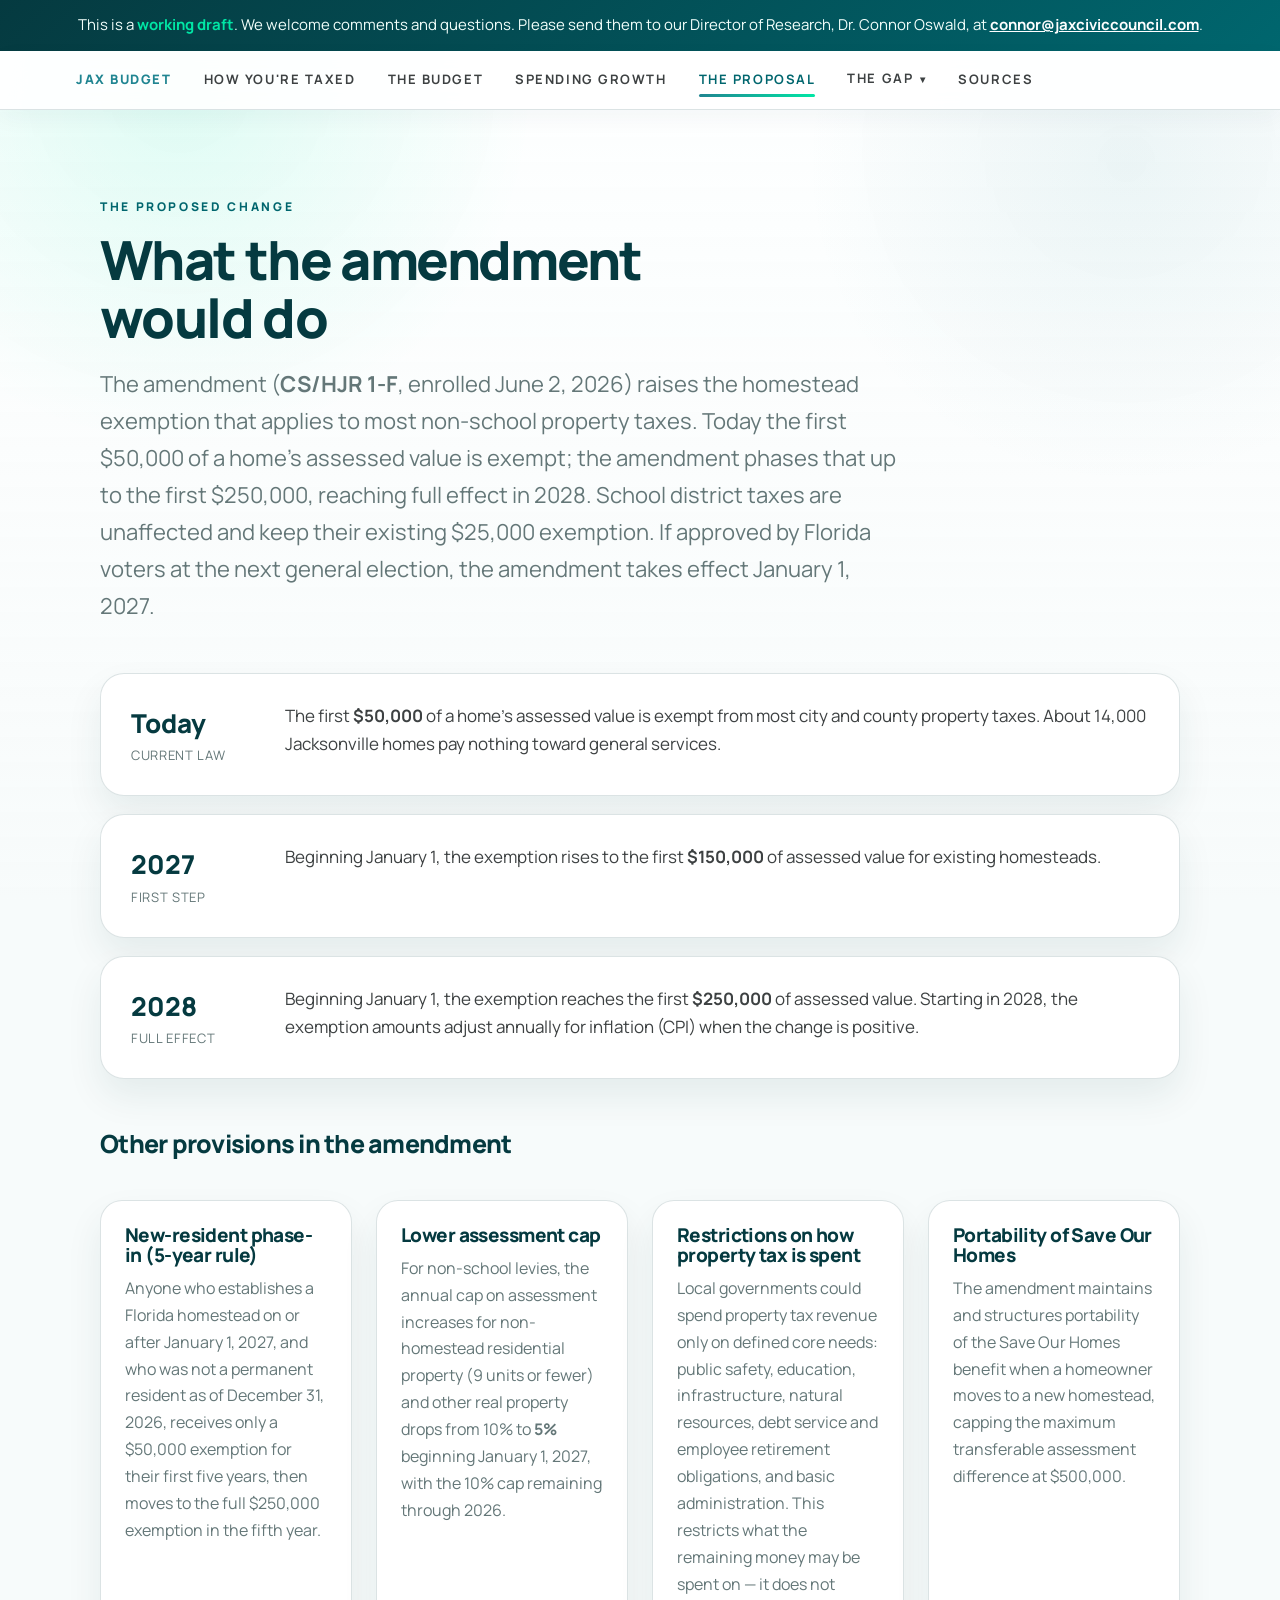
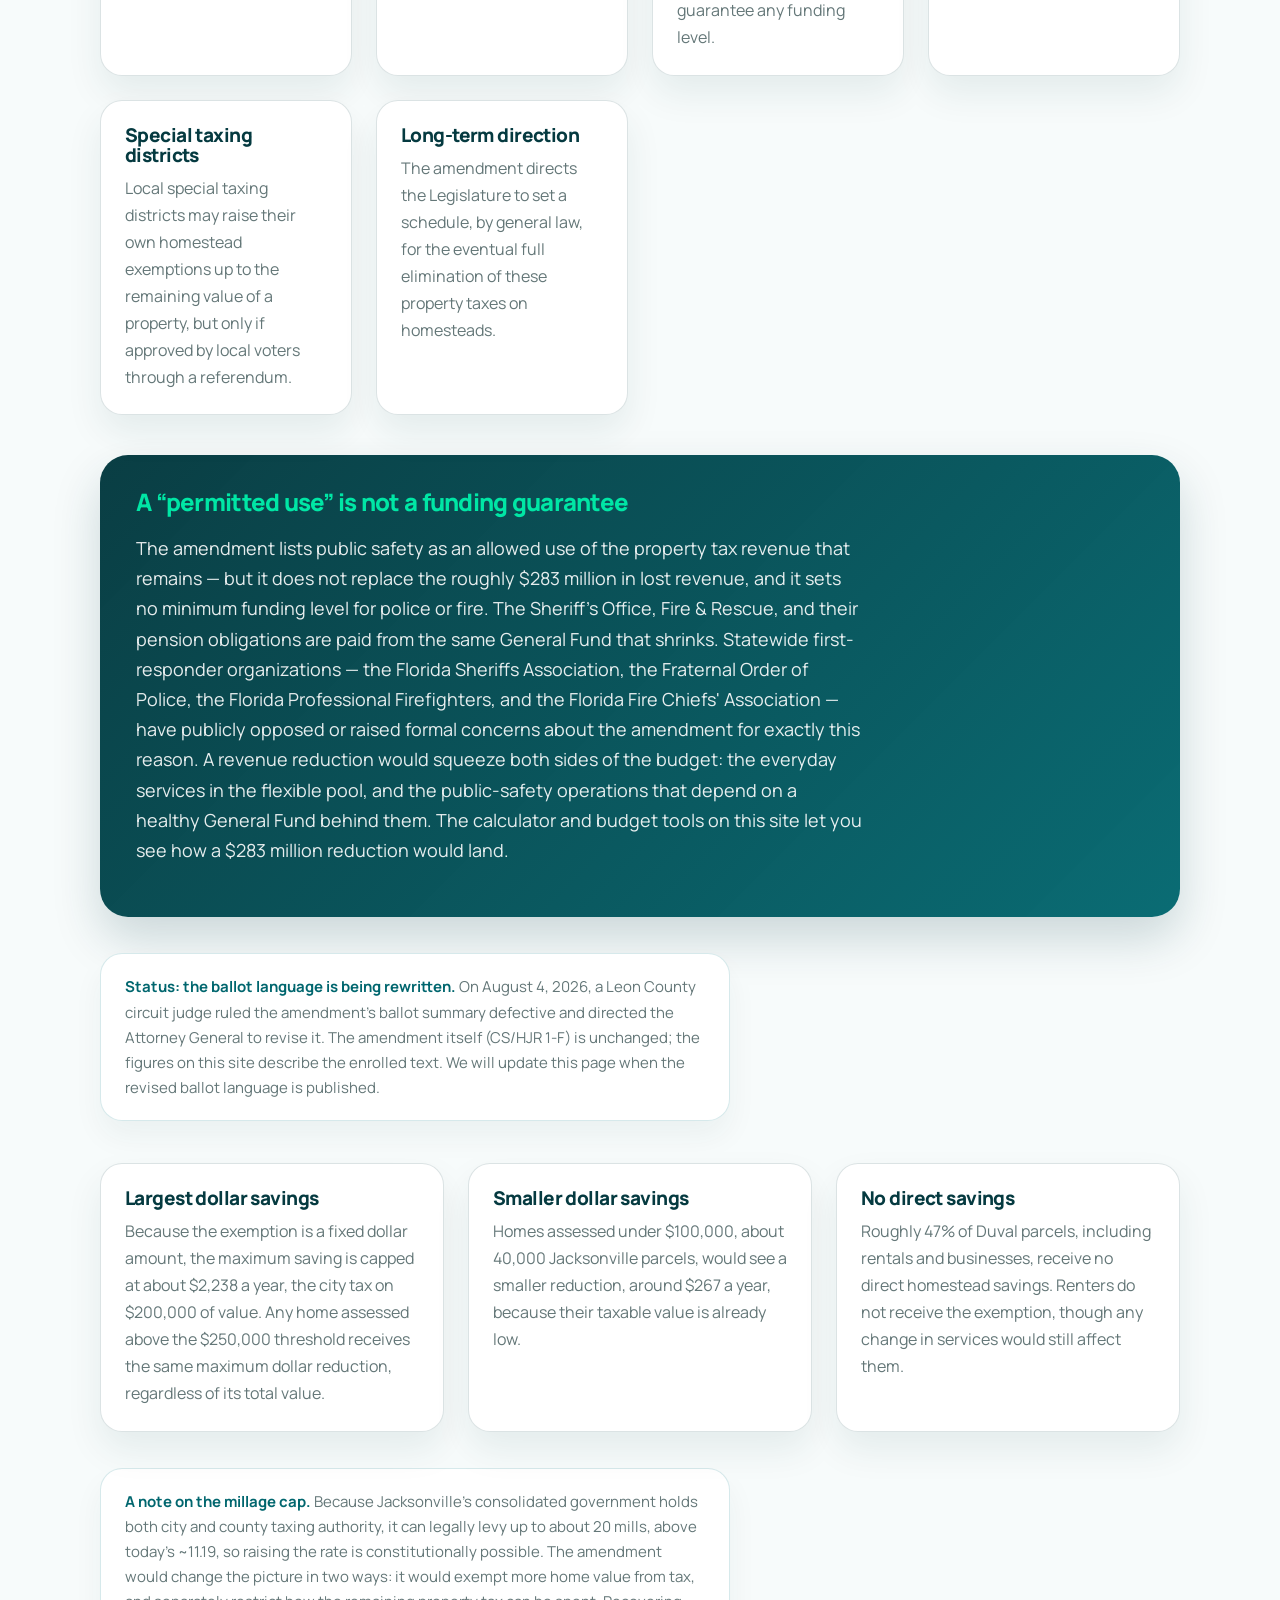
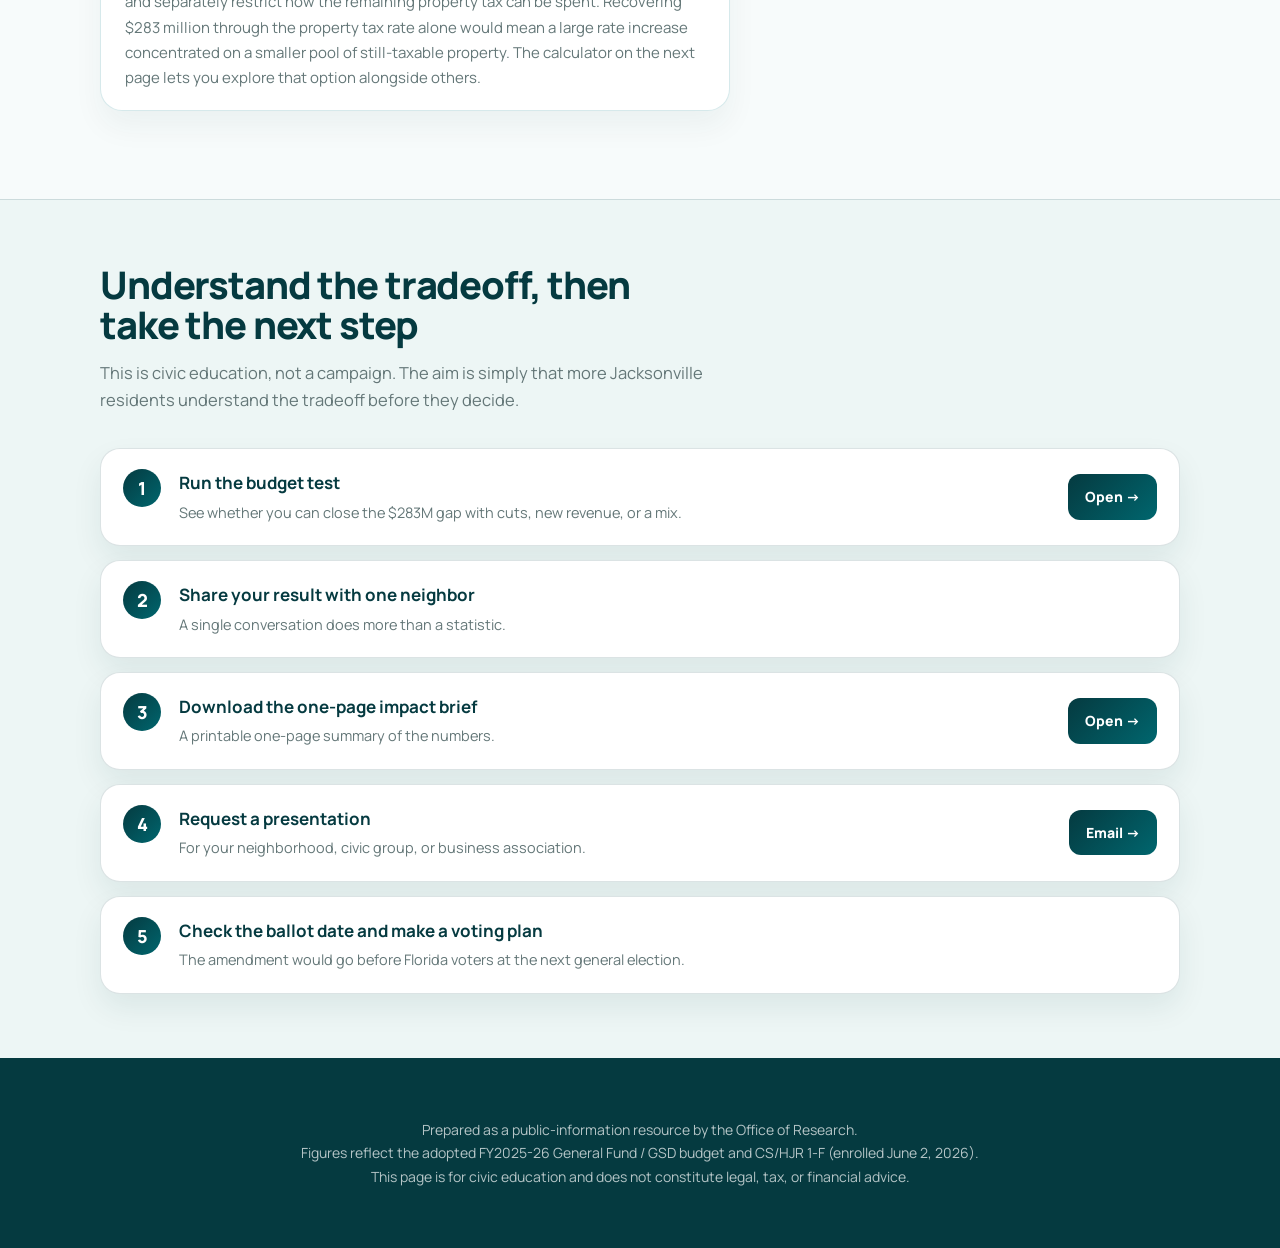
<file: proposal.html>
<!DOCTYPE html>
<html lang="en">
<head>
<meta charset="UTF-8">
<meta name="viewport" content="width=device-width, initial-scale=1.0">
<title>The Proposed Change | Jacksonville Property Tax</title>
<link rel="preconnect" href="https://fonts.googleapis.com">
<link rel="preconnect" href="https://fonts.gstatic.com" crossorigin>
<link href="https://fonts.googleapis.com/css2?family=Cormorant+Garamond:wght@300;400;500;600&family=Manrope:wght@400;500;600;700;800&display=swap" rel="stylesheet">
<link rel="stylesheet" href="assets/styles.css?v=11">
</head>
<body>
<a class="skip" href="#main">Skip to main content</a>
<div class="wrap">

<div class="draft-banner" role="note">
  This is a <b>working draft</b>. We welcome comments and questions. Please send them to our Director of Research, Dr. Connor Oswald, at <a href="mailto:connor@jaxciviccouncil.com">connor@jaxciviccouncil.com</a>.
</div>

<nav aria-label="Site navigation">
  <ul>
    <li><a class="brand" href="index.html">JAX BUDGET</a></li>
    <li><a href="taxed.html">How You're Taxed</a></li>
    <li><a href="budget.html">The Budget</a></li>
    <li><a href="spending.html">Spending Growth</a></li>
    <li><a href="proposal.html" aria-current="page">The Proposal</a></li>
    <li class="nav-group">
      <button class="nav-group-btn" type="button" aria-expanded="false" aria-haspopup="true">The Gap <span class="nav-caret" aria-hidden="true">&#9662;</span></button>
      <ul class="nav-sub">
        <li><a href="tradeoff.html">The Tradeoff</a></li>
        <li><a href="calculators.html">Impact</a></li>
        <li><a href="coretest.html">The Core-Services Test</a></li>
        <li><a href="stakes.html">Services at Stake</a></li>
      </ul>
    </li>
    <li><a href="sources.html">Sources</a></li>
  </ul>
</nav>

<main id="main">

<section id="proposal">
  <div class="inner">
    <div class="sec-num">The proposed change</div>
    <h1>What the amendment would do</h1>
    <p class="lead">The amendment (<b>CS/HJR 1-F</b>, enrolled June 2, 2026) raises the homestead exemption that applies to most non-school property taxes. Today the first $50,000 of a home's assessed value is exempt; the amendment phases that up to the first $250,000, reaching full effect in 2028. School district taxes are unaffected and keep their existing $25,000 exemption. If approved by Florida voters at the next general election, the amendment takes effect January 1, 2027.</p>

    <div class="timeline">
      <div class="tl-step">
        <div class="yr">Today<small>Current law</small></div>
        <div class="desc">The first <b>$50,000</b> of a home's assessed value is exempt from most city and county property taxes. About 14,000 Jacksonville homes pay nothing toward general services.</div>
      </div>
      <div class="tl-step">
        <div class="yr">2027<small>First step</small></div>
        <div class="desc">Beginning January 1, the exemption rises to the first <b>$150,000</b> of assessed value for existing homesteads.</div>
      </div>
      <div class="tl-step">
        <div class="yr">2028<small>Full effect</small></div>
        <div class="desc">Beginning January 1, the exemption reaches the first <b>$250,000</b> of assessed value. Starting in 2028, the exemption amounts adjust annually for inflation (CPI) when the change is positive.</div>
      </div>
    </div>

    <h3 class="ex-h">Other provisions in the amendment</h3>
    <div class="feature-grid">
      <div class="feature">
        <h4>New-resident phase-in (5-year rule)</h4>
        <p>Anyone who establishes a Florida homestead on or after January 1, 2027, and who was not a permanent resident as of December 31, 2026, receives only a $50,000 exemption for their first five years, then moves to the full $250,000 exemption in the fifth year.</p>
      </div>
      <div class="feature">
        <h4>Lower assessment cap</h4>
        <p>For non-school levies, the annual cap on assessment increases for non-homestead residential property (9 units or fewer) and other real property drops from 10% to <b>5%</b> beginning January 1, 2027, with the 10% cap remaining through 2026.</p>
      </div>
      <div class="feature">
        <h4>Restrictions on how property tax is spent</h4>
        <p>Local governments could spend property tax revenue only on defined core needs: public safety, education, infrastructure, natural resources, debt service and employee retirement obligations, and basic administration. This restricts what the remaining money may be spent on &mdash; it does not guarantee any funding level.</p>
      </div>
      <div class="feature">
        <h4>Portability of Save Our Homes</h4>
        <p>The amendment maintains and structures portability of the Save Our Homes benefit when a homeowner moves to a new homestead, capping the maximum transferable assessment difference at $500,000.</p>
      </div>
      <div class="feature">
        <h4>Special taxing districts</h4>
        <p>Local special taxing districts may raise their own homestead exemptions up to the remaining value of a property, but only if approved by local voters through a referendum.</p>
      </div>
      <div class="feature">
        <h4>Long-term direction</h4>
        <p>The amendment directs the Legislature to set a schedule, by general law, for the eventual full elimination of these property taxes on homesteads.</p>
      </div>
    </div>

    <div class="callout">
      <h3>A &ldquo;permitted use&rdquo; is not a funding guarantee</h3>
      <p>The amendment lists public safety as an allowed use of the property tax revenue that remains &mdash; but it does not replace the roughly $283 million in lost revenue, and it sets no minimum funding level for police or fire. The Sheriff's Office, Fire &amp; Rescue, and their pension obligations are paid from the same General Fund that shrinks. Statewide first-responder organizations &mdash; the Florida Sheriffs Association, the Fraternal Order of Police, the Florida Professional Firefighters, and the Florida Fire Chiefs' Association &mdash; have publicly opposed or raised formal concerns about the amendment for exactly this reason. A revenue reduction would squeeze both sides of the budget: the everyday services in the flexible pool, and the public-safety operations that depend on a healthy General Fund behind them. The calculator and budget tools on this site let you see how a $283 million reduction would land.</p>
    </div>

    <div class="disclaimer">
      <b>Status: the ballot language is being rewritten.</b> On August 4, 2026, a Leon County circuit judge ruled the amendment's ballot summary defective and directed the Attorney General to revise it. The amendment itself (CS/HJR 1-F) is unchanged; the figures on this site describe the enrolled text. We will update this page when the revised ballot language is published.
    </div>

    <div class="feature-grid">
      <div class="feature">
        <h4>Largest dollar savings</h4>
        <p>Because the exemption is a fixed dollar amount, the maximum saving is capped at about $2,238 a year, the city tax on $200,000 of value. Any home assessed above the $250,000 threshold receives the same maximum dollar reduction, regardless of its total value.</p>
      </div>
      <div class="feature">
        <h4>Smaller dollar savings</h4>
        <p>Homes assessed under $100,000, about 40,000 Jacksonville parcels, would see a smaller reduction, around $267 a year, because their taxable value is already low.</p>
      </div>
      <div class="feature">
        <h4>No direct savings</h4>
        <p>Roughly 47% of Duval parcels, including rentals and businesses, receive no direct homestead savings. Renters do not receive the exemption, though any change in services would still affect them.</p>
      </div>
    </div>

    <div class="disclaimer">
      <b>A note on the millage cap.</b> Because Jacksonville's consolidated government holds both city and county taxing authority, it can legally levy up to about 20 mills, above today's ~11.19, so raising the rate is constitutionally possible. The amendment would change the picture in two ways: it would exempt more home value from tax, and separately restrict how the remaining property tax can be spent. Recovering $283 million through the property tax rate alone would mean a large rate increase concentrated on a smaller pool of still-taxable property. The calculator on the next page lets you explore that option alongside others.
    </div>
  </div>
</section>

</main>

<footer>
  <p>Prepared as a public-information resource by the Office of Research.<br>
  Figures reflect the adopted FY2025-26 General Fund / GSD budget and CS/HJR 1-F (enrolled June 2, 2026).<br>
  This page is for civic education and does not constitute legal, tax, or financial advice.</p>
</footer>

</div>

<script src="assets/app.js?v=10"></script>
</body>
</html>
</file>
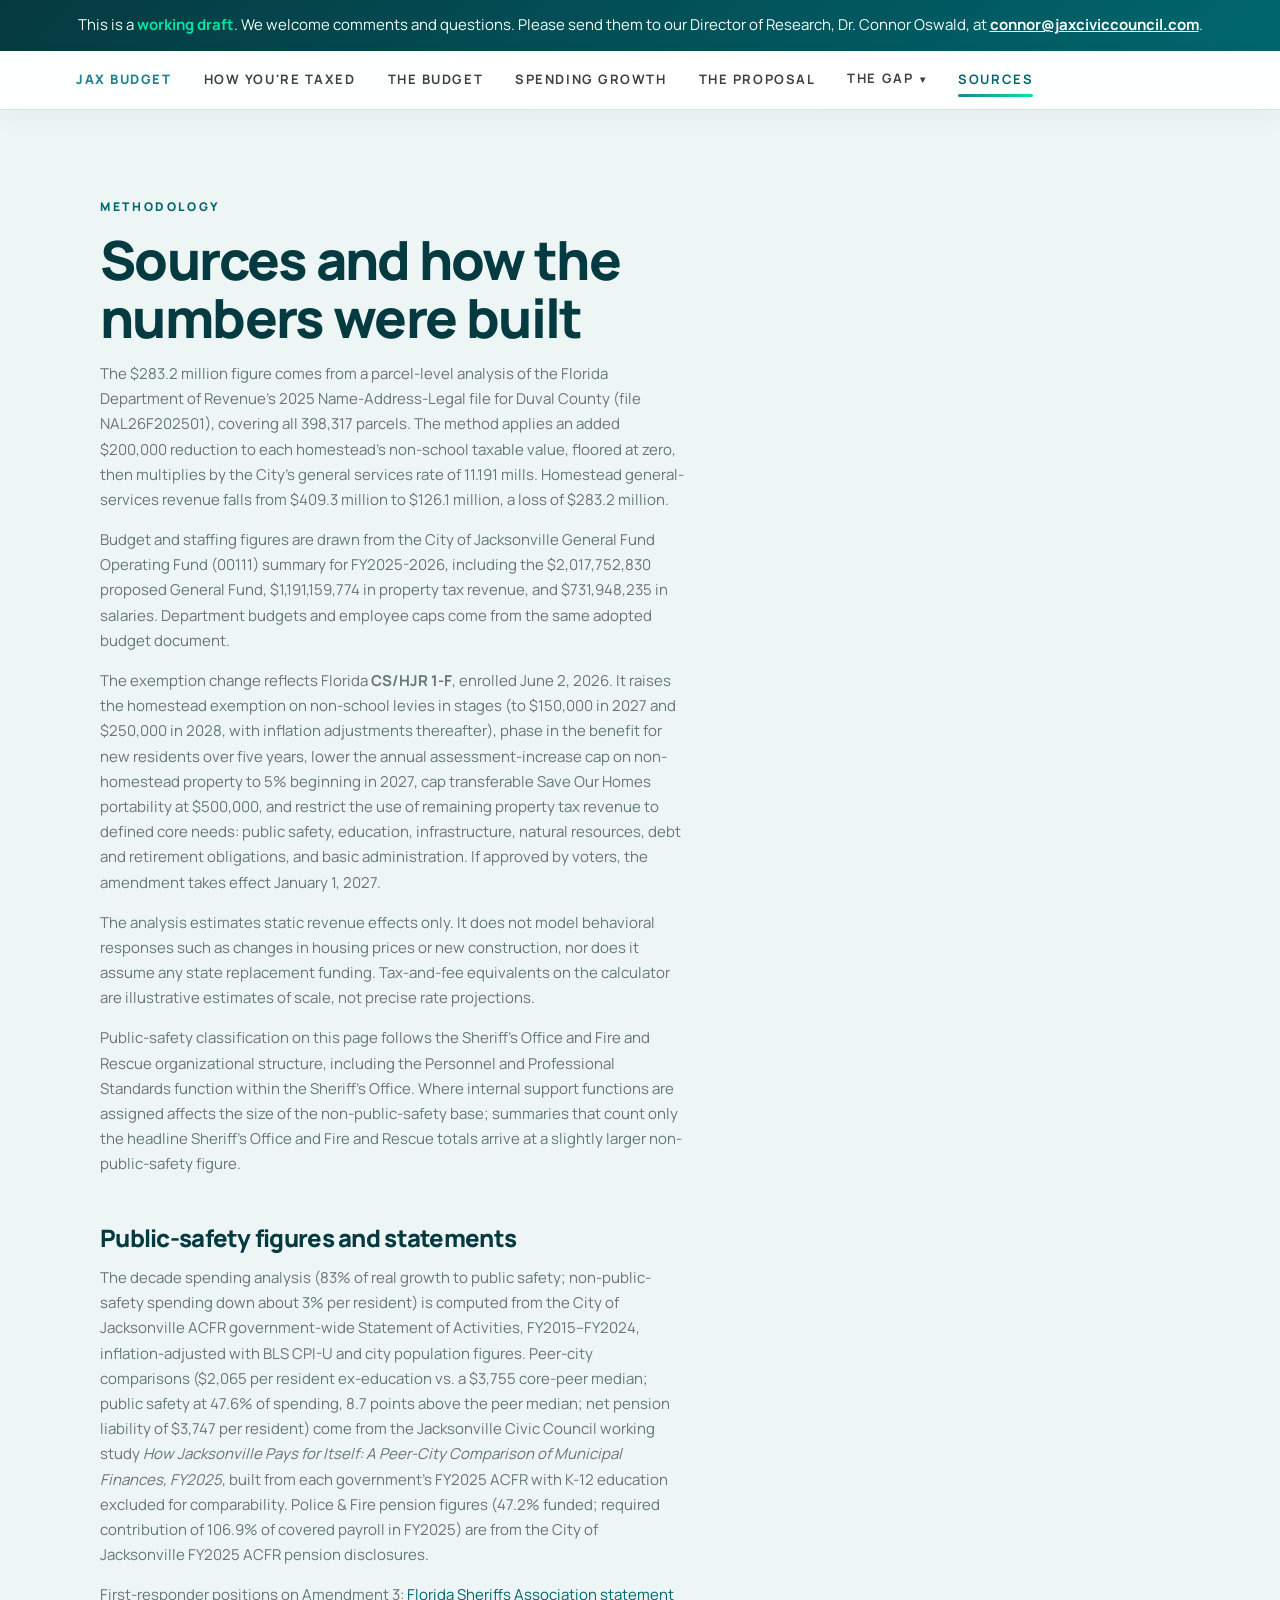
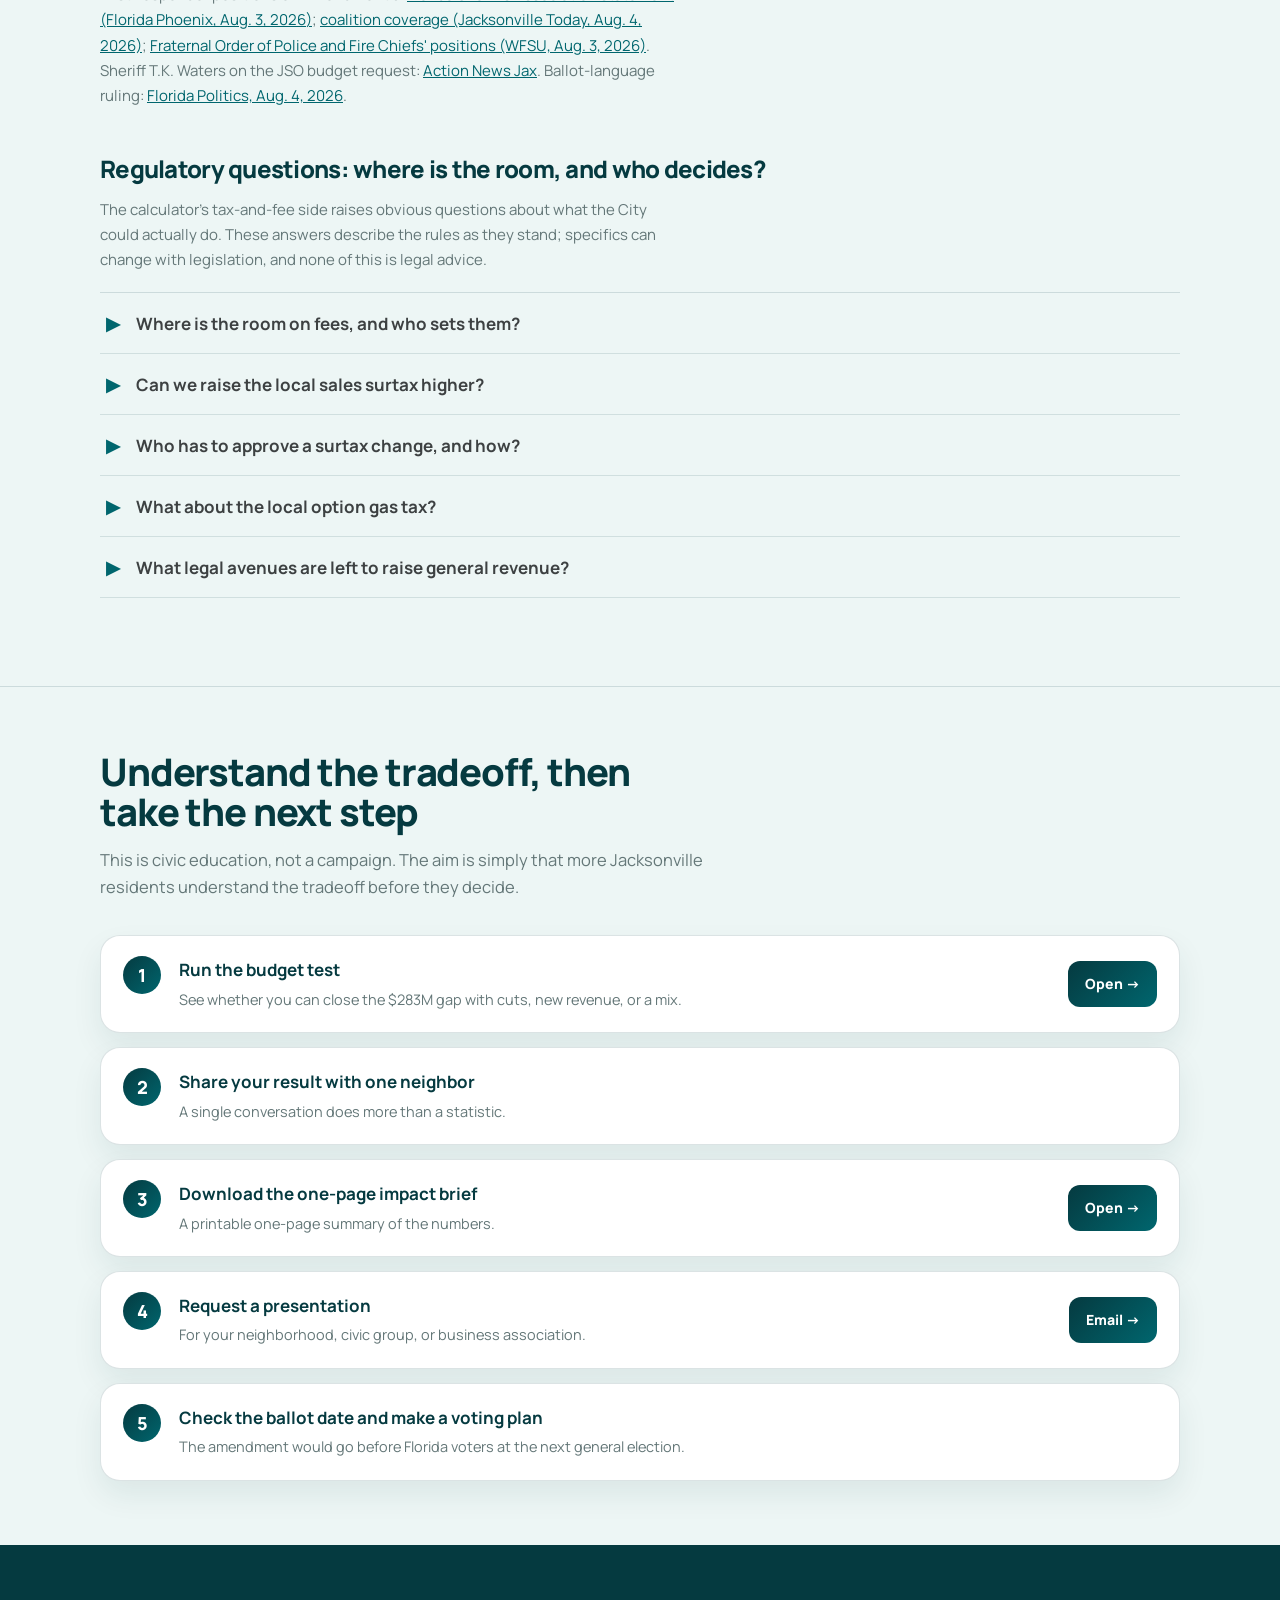
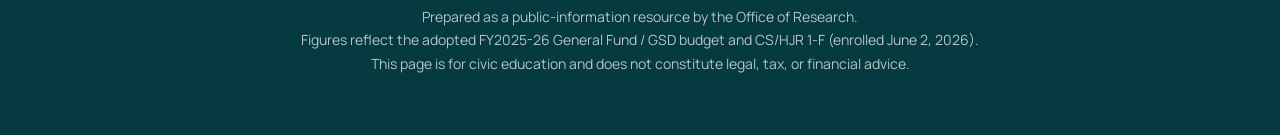
<file: sources.html>
<!DOCTYPE html>
<html lang="en">
<head>
<meta charset="UTF-8">
<meta name="viewport" content="width=device-width, initial-scale=1.0">
<title>Sources &amp; Rules | Jacksonville Property Tax</title>
<link rel="preconnect" href="https://fonts.googleapis.com">
<link rel="preconnect" href="https://fonts.gstatic.com" crossorigin>
<link href="https://fonts.googleapis.com/css2?family=Cormorant+Garamond:wght@300;400;500;600&family=Manrope:wght@400;500;600;700;800&display=swap" rel="stylesheet">
<link rel="stylesheet" href="assets/styles.css?v=11">
</head>
<body>
<a class="skip" href="#main">Skip to main content</a>
<div class="wrap">

<div class="draft-banner" role="note">
  This is a <b>working draft</b>. We welcome comments and questions. Please send them to our Director of Research, Dr. Connor Oswald, at <a href="mailto:connor@jaxciviccouncil.com">connor@jaxciviccouncil.com</a>.
</div>

<nav aria-label="Site navigation">
  <ul>
    <li><a class="brand" href="index.html">JAX BUDGET</a></li>
    <li><a href="taxed.html">How You're Taxed</a></li>
    <li><a href="budget.html">The Budget</a></li>
    <li><a href="spending.html">Spending Growth</a></li>
    <li><a href="proposal.html">The Proposal</a></li>
    <li class="nav-group">
      <button class="nav-group-btn" type="button" aria-expanded="false" aria-haspopup="true">The Gap <span class="nav-caret" aria-hidden="true">&#9662;</span></button>
      <ul class="nav-sub">
        <li><a href="tradeoff.html">The Tradeoff</a></li>
        <li><a href="calculators.html">Impact</a></li>
        <li><a href="coretest.html">The Core-Services Test</a></li>
        <li><a href="stakes.html">Services at Stake</a></li>
      </ul>
    </li>
    <li><a href="sources.html" aria-current="page">Sources</a></li>
  </ul>
</nav>

<main id="main">

<section id="sources" class="sources">
  <div class="inner">
    <div class="sec-num">Methodology</div>
    <h1>Sources and how the numbers were built</h1>
    <p>The $283.2 million figure comes from a parcel-level analysis of the Florida Department of Revenue's 2025 Name-Address-Legal file for Duval County (file NAL26F202501), covering all 398,317 parcels. The method applies an added $200,000 reduction to each homestead's non-school taxable value, floored at zero, then multiplies by the City's general services rate of 11.191 mills. Homestead general-services revenue falls from $409.3 million to $126.1 million, a loss of $283.2 million.</p>
    <p>Budget and staffing figures are drawn from the City of Jacksonville General Fund Operating Fund (00111) summary for FY2025-2026, including the $2,017,752,830 proposed General Fund, $1,191,159,774 in property tax revenue, and $731,948,235 in salaries. Department budgets and employee caps come from the same adopted budget document.</p>
    <p>The exemption change reflects Florida <b>CS/HJR 1-F</b>, enrolled June 2, 2026. It raises the homestead exemption on non-school levies in stages (to $150,000 in 2027 and $250,000 in 2028, with inflation adjustments thereafter), phase in the benefit for new residents over five years, lower the annual assessment-increase cap on non-homestead property to 5% beginning in 2027, cap transferable Save Our Homes portability at $500,000, and restrict the use of remaining property tax revenue to defined core needs: public safety, education, infrastructure, natural resources, debt and retirement obligations, and basic administration. If approved by voters, the amendment takes effect January 1, 2027.</p>
    <p>The analysis estimates static revenue effects only. It does not model behavioral responses such as changes in housing prices or new construction, nor does it assume any state replacement funding. Tax-and-fee equivalents on the calculator are illustrative estimates of scale, not precise rate projections.</p>
    <p>Public-safety classification on this page follows the Sheriff's Office and Fire and Rescue organizational structure, including the Personnel and Professional Standards function within the Sheriff's Office. Where internal support functions are assigned affects the size of the non-public-safety base; summaries that count only the headline Sheriff's Office and Fire and Rescue totals arrive at a slightly larger non-public-safety figure.</p>

    <h3 class="reg-h" id="publicsafety">Public-safety figures and statements</h3>
    <p>The decade spending analysis (83% of real growth to public safety; non-public-safety spending down about 3% per resident) is computed from the City of Jacksonville ACFR government-wide Statement of Activities, FY2015&ndash;FY2024, inflation-adjusted with BLS CPI-U and city population figures. Peer-city comparisons ($2,065 per resident ex-education vs. a $3,755 core-peer median; public safety at 47.6% of spending, 8.7 points above the peer median; net pension liability of $3,747 per resident) come from the Jacksonville Civic Council working study <i>How Jacksonville Pays for Itself: A Peer-City Comparison of Municipal Finances, FY2025</i>, built from each government's FY2025 ACFR with K-12 education excluded for comparability. Police &amp; Fire pension figures (47.2% funded; required contribution of 106.9% of covered payroll in FY2025) are from the City of Jacksonville FY2025 ACFR pension disclosures.</p>
    <p>First-responder positions on Amendment 3: <a href="https://floridaphoenix.com/2026/08/03/florida-sheriffs-association-is-significantly-concerned-about-amendment-3/">Florida Sheriffs Association statement (Florida Phoenix, Aug. 3, 2026)</a>; <a href="https://jaxtoday.org/2026/08/04/first-responders-property-tax-issue/">coalition coverage (Jacksonville Today, Aug. 4, 2026)</a>; <a href="https://news.wfsu.org/state-news/2026-08-03/first-responders-sound-the-alarm-over-floridas-property-tax-proposal">Fraternal Order of Police and Fire Chiefs' positions (WFSU, Aug. 3, 2026)</a>. Sheriff T.K. Waters on the JSO budget request: <a href="https://www.actionnewsjax.com/news/local/jacksonville-sheriff-wont-reduce-jsos-proposed-38m-budget-request-amid-city-budget-concerns/TB7TOPJ4JFAOPDR46UDERCZK5A/">Action News Jax</a>. Ballot-language ruling: <a href="https://floridapolitics.com/archives/811300-more-akin-to-a-political-slogan-judge-orders-rewrite-of-property-tax-amendments-ballot-language/">Florida Politics, Aug. 4, 2026</a>.</p>

    <h3 class="reg-h" id="regulatory">Regulatory questions: where is the room, and who decides?</h3>
    <p style="margin-bottom:8px;">The calculator's tax-and-fee side raises obvious questions about what the City could actually do. These answers describe the rules as they stand; specifics can change with legislation, and none of this is legal advice.</p>

    <div class="reg-list" id="regList">

      <div class="reg-item">
        <button class="reg-btn" aria-expanded="false" aria-controls="reg1" id="regb1"><span class="chev" aria-hidden="true">&#9654;</span><span>Where is the room on fees, and who sets them?</span></button>
        <div class="reg-panel" id="reg1" role="region" aria-labelledby="regb1">
          <p>User fees like the solid waste and stormwater assessments are set by the City Council by ordinance, not by referendum, so they are among the few levers the City can pull on its own. That is exactly what happened with the solid waste fee: the Council voted to roughly double it (from $151.80 to $324, then $354, then $384) through the normal ordinance process. The limit is twofold. First, a fee must reasonably relate to the cost of the service it funds; it cannot be a general revenue grab dressed up as a fee, or it risks being challenged as a disguised tax. Second, fees are politically sensitive, the garbage fee passed only 12 to 7 after more than a decade of avoidance. So there is room on fees, but it is narrow and service-specific, not a way to replace hundreds of millions in general revenue.</p>
        </div>
      </div>

      <div class="reg-item">
        <button class="reg-btn" aria-expanded="false" aria-controls="reg2" id="regb2"><span class="chev" aria-hidden="true">&#9654;</span><span>Can we raise the local sales surtax higher?</span></button>
        <div class="reg-panel" id="reg2" role="region" aria-labelledby="regb2">
          <p>Very little. Duval's 1.5% surtax is not one tax but three separate half-cent (0.5%) levies stacked together, each authorized under a different part of Florida law (Section 212.055): a Charter County Transportation surtax, a Local Government Infrastructure surtax (set to expire at the end of 2030), and a third half-cent levy. For a county like Duval, state law effectively caps the combined general surtax around this 1.5% level, so the City cannot simply add another penny. Raising more would generally require waiting for an existing levy to expire and replacing it, or the Legislature creating new surtax authority. A 2024 law change (Chapter 2024-158) did remove old language that had excluded consolidated Duval from one surtax category, a reminder that this room is defined by Tallahassee, not Jacksonville.</p>
        </div>
      </div>

      <div class="reg-item">
        <button class="reg-btn" aria-expanded="false" aria-controls="reg3" id="regb3"><span class="chev" aria-hidden="true">&#9654;</span><span>Who has to approve a surtax change, and how?</span></button>
        <div class="reg-panel" id="reg3" role="region" aria-labelledby="regb3">
          <p>Most discretionary sales surtaxes can only be enacted or raised by a countywide voter referendum, and the ballot must describe the projects the money will fund. A few specific surtax types can be adopted by a vote of the county governing body instead, but the broad infrastructure and transportation levies Duval relies on are referendum-based. The proceeds stay in the county and are distributed between the county and its municipalities by interlocal agreement or a default state formula. In short: the City Council cannot raise the sales surtax on its own; voters decide.</p>
        </div>
      </div>

      <div class="reg-item">
        <button class="reg-btn" aria-expanded="false" aria-controls="reg4" id="regb4"><span class="chev" aria-hidden="true">&#9654;</span><span>What about the local option gas tax?</span></button>
        <div class="reg-panel" id="reg4" role="region" aria-labelledby="regb4">
          <p>Counties can levy up to 12 cents per gallon of local option fuel taxes across three separate levies, and Jacksonville already collects most of this capacity (its budget shows constitutional, county, and multiple local-option fuel taxes). Two practical limits apply. Fuel tax revenue is legally restricted to transportation purposes, so it cannot backfill libraries, parks, or general services. And it is a declining base over time as vehicles grow more efficient, which makes it a poor long-term substitute for property tax. There is some unused headroom, but it is narrow and locked to roads.</p>
        </div>
      </div>

      <div class="reg-item">
        <button class="reg-btn" aria-expanded="false" aria-controls="reg5" id="regb5"><span class="chev" aria-hidden="true">&#9654;</span><span>What legal avenues are left to raise general revenue?</span></button>
        <div class="reg-panel" id="reg5" role="region" aria-labelledby="regb5">
          <p>The realistic options are limited and each has constraints. The City can raise the property tax rate (its consolidated charter allows up to about 20 mills, above today's ~11.19), though this is the same tax the amendment reduces, and recovering the full amount would require a large increase on a smaller taxable base. It can raise service fees by ordinance, but only where a fee matches a service cost. It can ask voters for a higher or new sales surtax, but the base is near its statutory cap and the money is purpose-restricted. The City cannot levy a local income tax, which the Florida Constitution prohibits, one reason Florida local governments rely heavily on property and consumption taxes. Taken together, no single avenue would replace $283 million in general revenue on its own.</p>
        </div>
      </div>

    </div>
  </div>
</section>

</main>

<footer>
  <p>Prepared as a public-information resource by the Office of Research.<br>
  Figures reflect the adopted FY2025-26 General Fund / GSD budget and CS/HJR 1-F (enrolled June 2, 2026).<br>
  This page is for civic education and does not constitute legal, tax, or financial advice.</p>
</footer>

</div>

<script src="assets/app.js?v=10"></script>
</body>
</html>
</file>
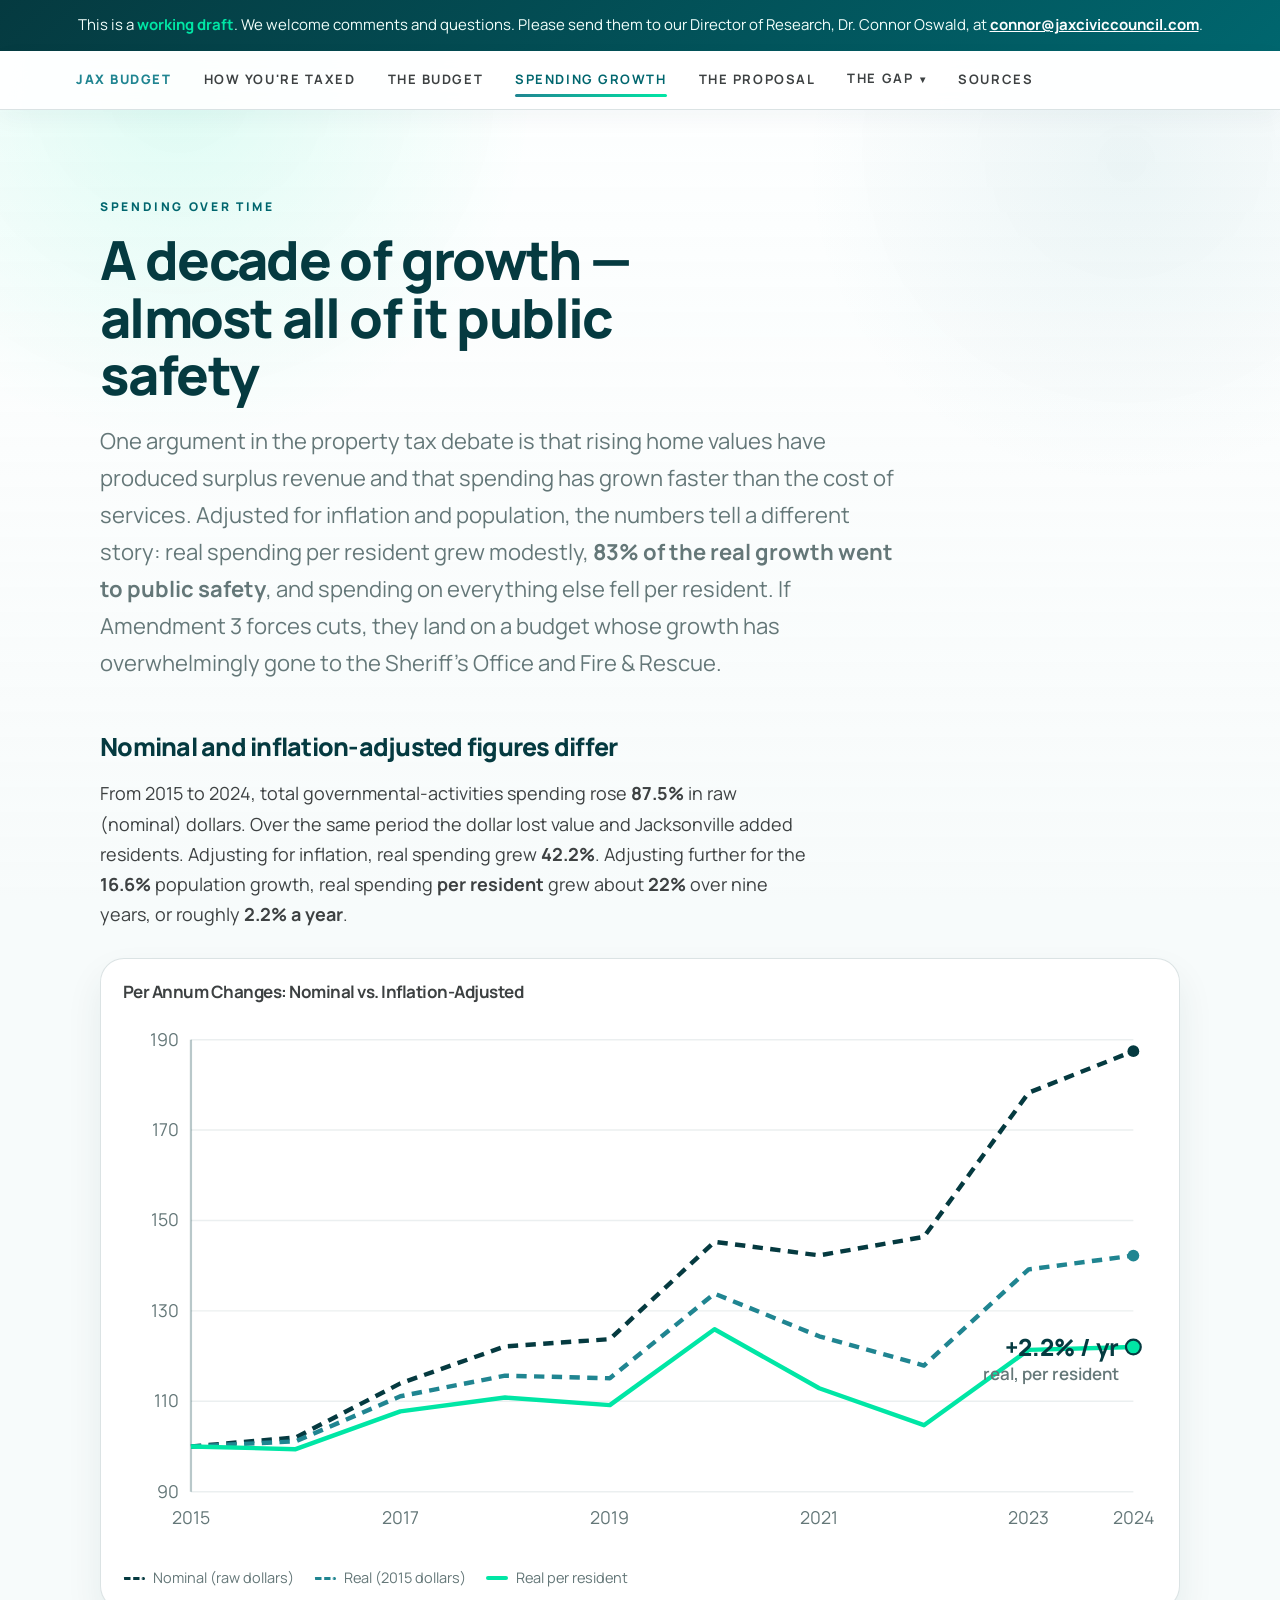
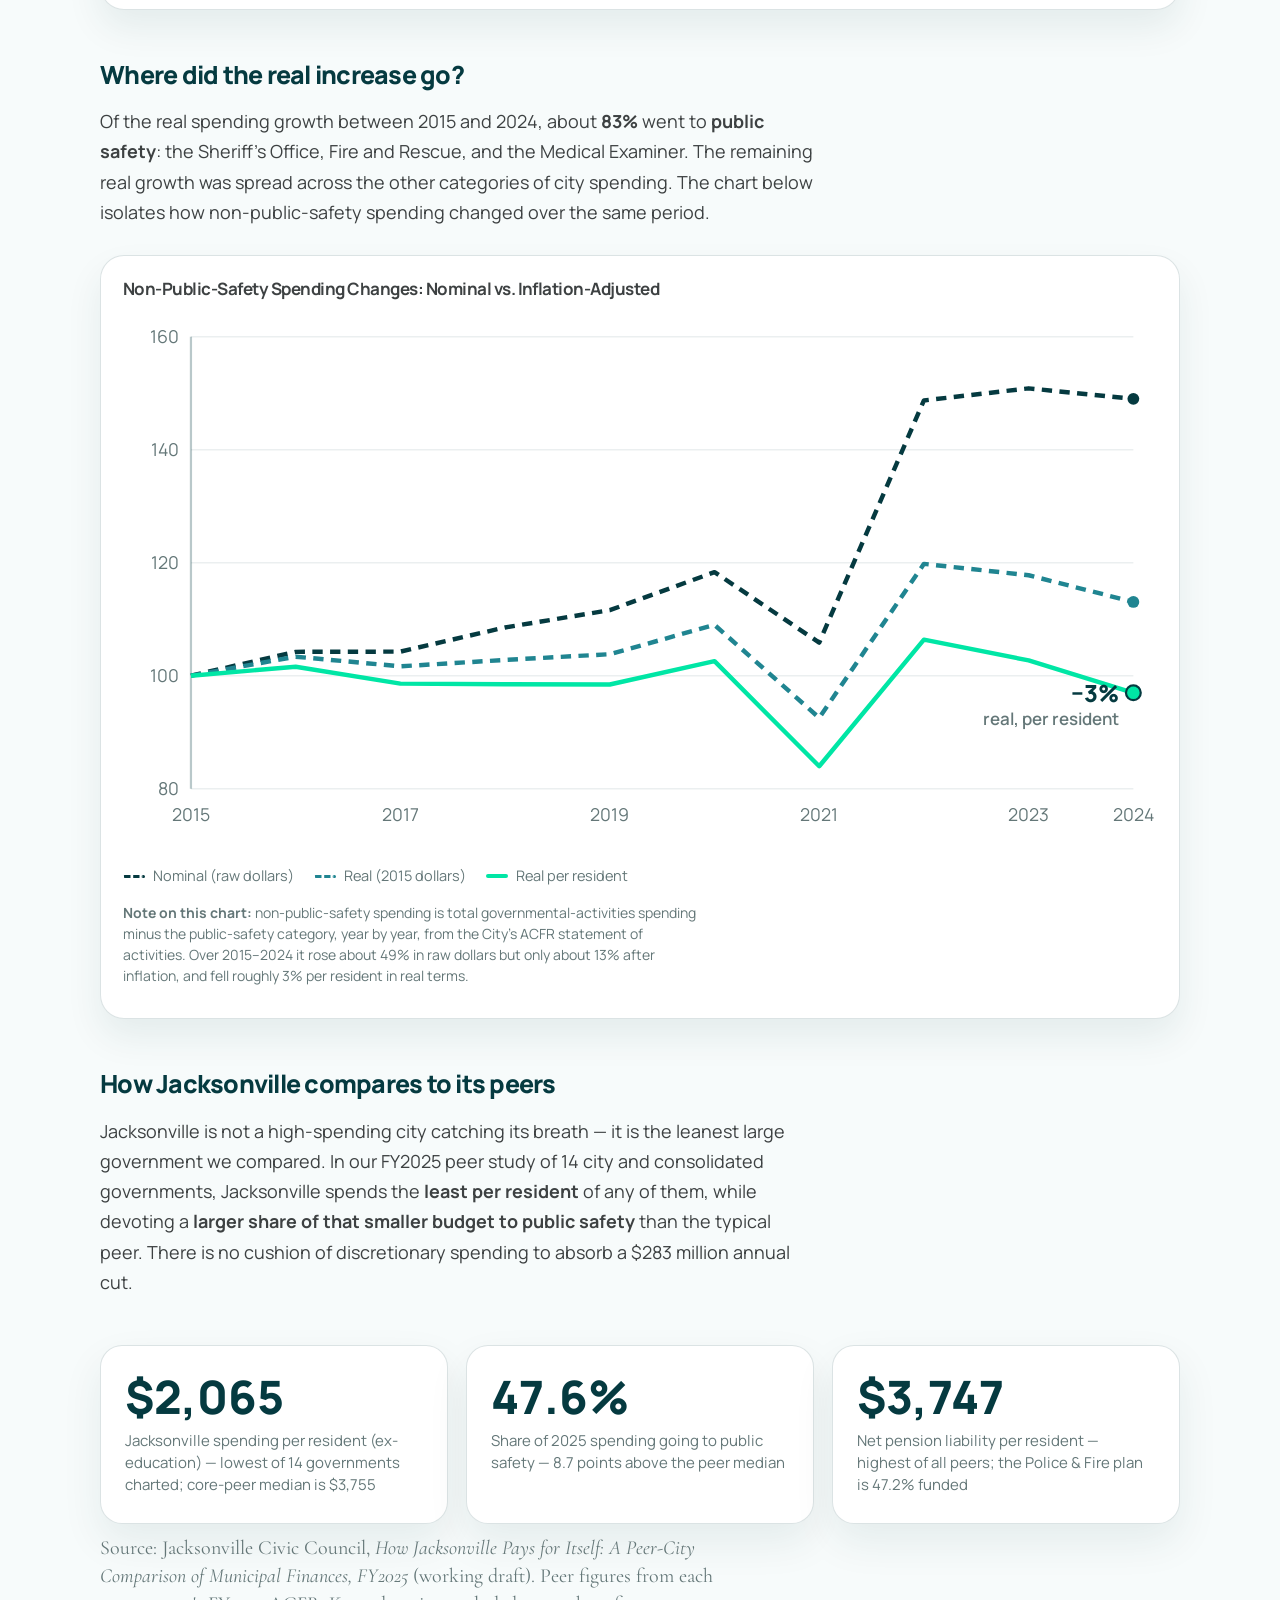
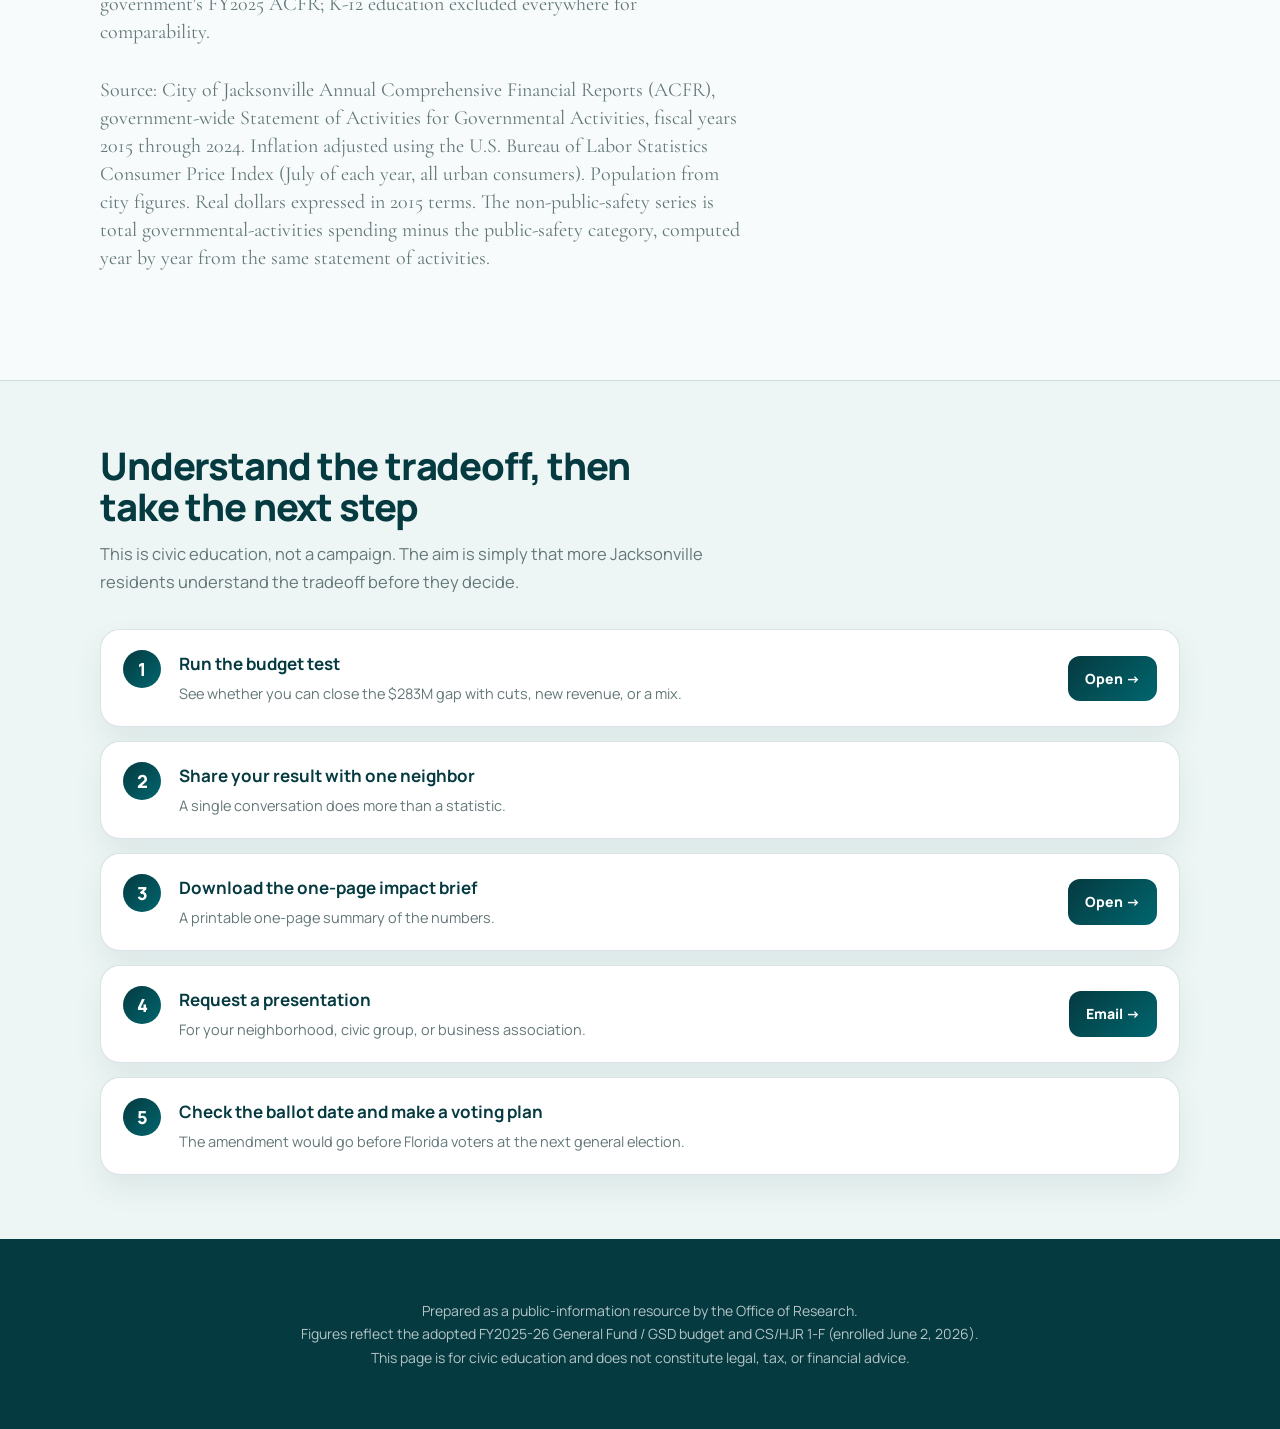
<file: spending.html>
<!DOCTYPE html>
<html lang="en">
<head>
<meta charset="UTF-8">
<meta name="viewport" content="width=device-width, initial-scale=1.0">
<title>Where the Growth Went | Jacksonville Property Tax</title>
<link rel="preconnect" href="https://fonts.googleapis.com">
<link rel="preconnect" href="https://fonts.gstatic.com" crossorigin>
<link href="https://fonts.googleapis.com/css2?family=Cormorant+Garamond:wght@300;400;500;600&family=Manrope:wght@400;500;600;700;800&display=swap" rel="stylesheet">
<link rel="stylesheet" href="assets/styles.css?v=11">
</head>
<body>
<a class="skip" href="#main">Skip to main content</a>
<div class="wrap">

<div class="draft-banner" role="note">
  This is a <b>working draft</b>. We welcome comments and questions. Please send them to our Director of Research, Dr. Connor Oswald, at <a href="mailto:connor@jaxciviccouncil.com">connor@jaxciviccouncil.com</a>.
</div>

<nav aria-label="Site navigation">
  <ul>
    <li><a class="brand" href="index.html">JAX BUDGET</a></li>
    <li><a href="taxed.html">How You're Taxed</a></li>
    <li><a href="budget.html">The Budget</a></li>
    <li><a href="spending.html" aria-current="page">Spending Growth</a></li>
    <li><a href="proposal.html">The Proposal</a></li>
    <li class="nav-group">
      <button class="nav-group-btn" type="button" aria-expanded="false" aria-haspopup="true">The Gap <span class="nav-caret" aria-hidden="true">&#9662;</span></button>
      <ul class="nav-sub">
        <li><a href="tradeoff.html">The Tradeoff</a></li>
        <li><a href="calculators.html">Impact</a></li>
        <li><a href="coretest.html">The Core-Services Test</a></li>
        <li><a href="stakes.html">Services at Stake</a></li>
      </ul>
    </li>
    <li><a href="sources.html">Sources</a></li>
  </ul>
</nav>

<main id="main">

<section id="spending">
  <div class="inner">
    <div class="sec-num">Spending over time</div>
    <h1>A decade of growth &mdash; almost all of it public safety</h1>
    <p class="lead">One argument in the property tax debate is that rising home values have produced surplus revenue and that spending has grown faster than the cost of services. Adjusted for inflation and population, the numbers tell a different story: real spending per resident grew modestly, <b>83% of the real growth went to public safety</b>, and spending on everything else fell per resident. If Amendment 3 forces cuts, they land on a budget whose growth has overwhelmingly gone to the Sheriff's Office and Fire &amp; Rescue.</p>

    <h3 class="sp-h">Nominal and inflation-adjusted figures differ</h3>
    <p>From 2015 to 2024, total governmental-activities spending rose <b>87.5%</b> in raw (nominal) dollars. Over the same period the dollar lost value and Jacksonville added residents. Adjusting for inflation, real spending grew <b>42.2%</b>. Adjusting further for the <b>16.6%</b> population growth, real spending <b>per resident</b> grew about <b>22%</b> over nine years, or roughly <b>2.2% a year</b>.</p>

    <div class="chart-card">
      <h4 class="chart-title">Per Annum Changes: Nominal vs. Inflation-Adjusted</h4>
      <div id="chartTrend" class="chart-svg" role="img" aria-label="Line chart of Jacksonville spending from 2015 to 2024, indexed to 2015. Nominal spending and inflation-adjusted spending both rise over the period; inflation-adjusted spending per resident grows about 2.2 percent per year, the highlighted figure."></div>
      <div class="chart-legend">
        <span class="lg"><span class="sw nom"></span>Nominal (raw dollars)</span>
        <span class="lg"><span class="sw real"></span>Real (2015 dollars)</span>
        <span class="lg"><span class="sw pc"></span>Real per resident</span>
      </div>
    </div>

    <h3 class="sp-h">Where did the real increase go?</h3>
    <p>Of the real spending growth between 2015 and 2024, about <b>83%</b> went to <b>public safety</b>: the Sheriff's Office, Fire and Rescue, and the Medical Examiner. The remaining real growth was spread across the other categories of city spending. The chart below isolates how non-public-safety spending changed over the same period.</p>

    <div class="chart-card">
      <h4 class="chart-title">Non-Public-Safety Spending Changes: Nominal vs. Inflation-Adjusted</h4>
      <div id="chartNonPS" class="chart-svg" role="img" aria-label="Line chart of non-public-safety spending from 2015 to 2024, indexed to 2015, comparing nominal dollars, inflation-adjusted dollars, and inflation-adjusted dollars per resident. Inflation-adjusted spending per resident falls about 3 percent over the period, the highlighted figure."></div>
      <div class="chart-legend">
        <span class="lg"><span class="sw nom"></span>Nominal (raw dollars)</span>
        <span class="lg"><span class="sw real"></span>Real (2015 dollars)</span>
        <span class="lg"><span class="sw pc"></span>Real per resident</span>
      </div>
      <p class="ex-cap" style="margin-top:14px;font-family:'Manrope';font-size:14px;line-height:1.5;"><b>Note on this chart:</b> non-public-safety spending is total governmental-activities spending minus the public-safety category, year by year, from the City's ACFR statement of activities. Over 2015&ndash;2024 it rose about 49% in raw dollars but only about 13% after inflation, and fell roughly 3% per resident in real terms.</p>
    </div>

    <h3 class="sp-h">How Jacksonville compares to its peers</h3>
    <p>Jacksonville is not a high-spending city catching its breath &mdash; it is the leanest large government we compared. In our FY2025 peer study of 14 city and consolidated governments, Jacksonville spends the <b>least per resident</b> of any of them, while devoting a <b>larger share of that smaller budget to public safety</b> than the typical peer. There is no cushion of discretionary spending to absorb a $283 million annual cut.</p>
    <div class="stat-row" role="list">
      <div class="stat" role="listitem"><div class="v">$2,065</div><div class="l">Jacksonville spending per resident (ex-education) &mdash; lowest of 14 governments charted; core-peer median is $3,755</div></div>
      <div class="stat" role="listitem"><div class="v">47.6%</div><div class="l">Share of 2025 spending going to public safety &mdash; 8.7 points above the peer median</div></div>
      <div class="stat" role="listitem"><div class="v">$3,747</div><div class="l">Net pension liability per resident &mdash; highest of all peers; the Police &amp; Fire plan is 47.2% funded</div></div>
    </div>
    <p class="ex-cap">Source: Jacksonville Civic Council, <i>How Jacksonville Pays for Itself: A Peer-City Comparison of Municipal Finances, FY2025</i> (working draft). Peer figures from each government's FY2025 ACFR; K-12 education excluded everywhere for comparability.</p>

    <p class="ex-cap" style="margin-top:30px;">Source: City of Jacksonville Annual Comprehensive Financial Reports (ACFR), government-wide Statement of Activities for Governmental Activities, fiscal years 2015 through 2024. Inflation adjusted using the U.S. Bureau of Labor Statistics Consumer Price Index (July of each year, all urban consumers). Population from city figures. Real dollars expressed in 2015 terms. The non-public-safety series is total governmental-activities spending minus the public-safety category, computed year by year from the same statement of activities.</p>
  </div>
</section>

</main>

<footer>
  <p>Prepared as a public-information resource by the Office of Research.<br>
  Figures reflect the adopted FY2025-26 General Fund / GSD budget and CS/HJR 1-F (enrolled June 2, 2026).<br>
  This page is for civic education and does not constitute legal, tax, or financial advice.</p>
</footer>

</div>

<script src="assets/app.js?v=10"></script>
</body>
</html>
</file>
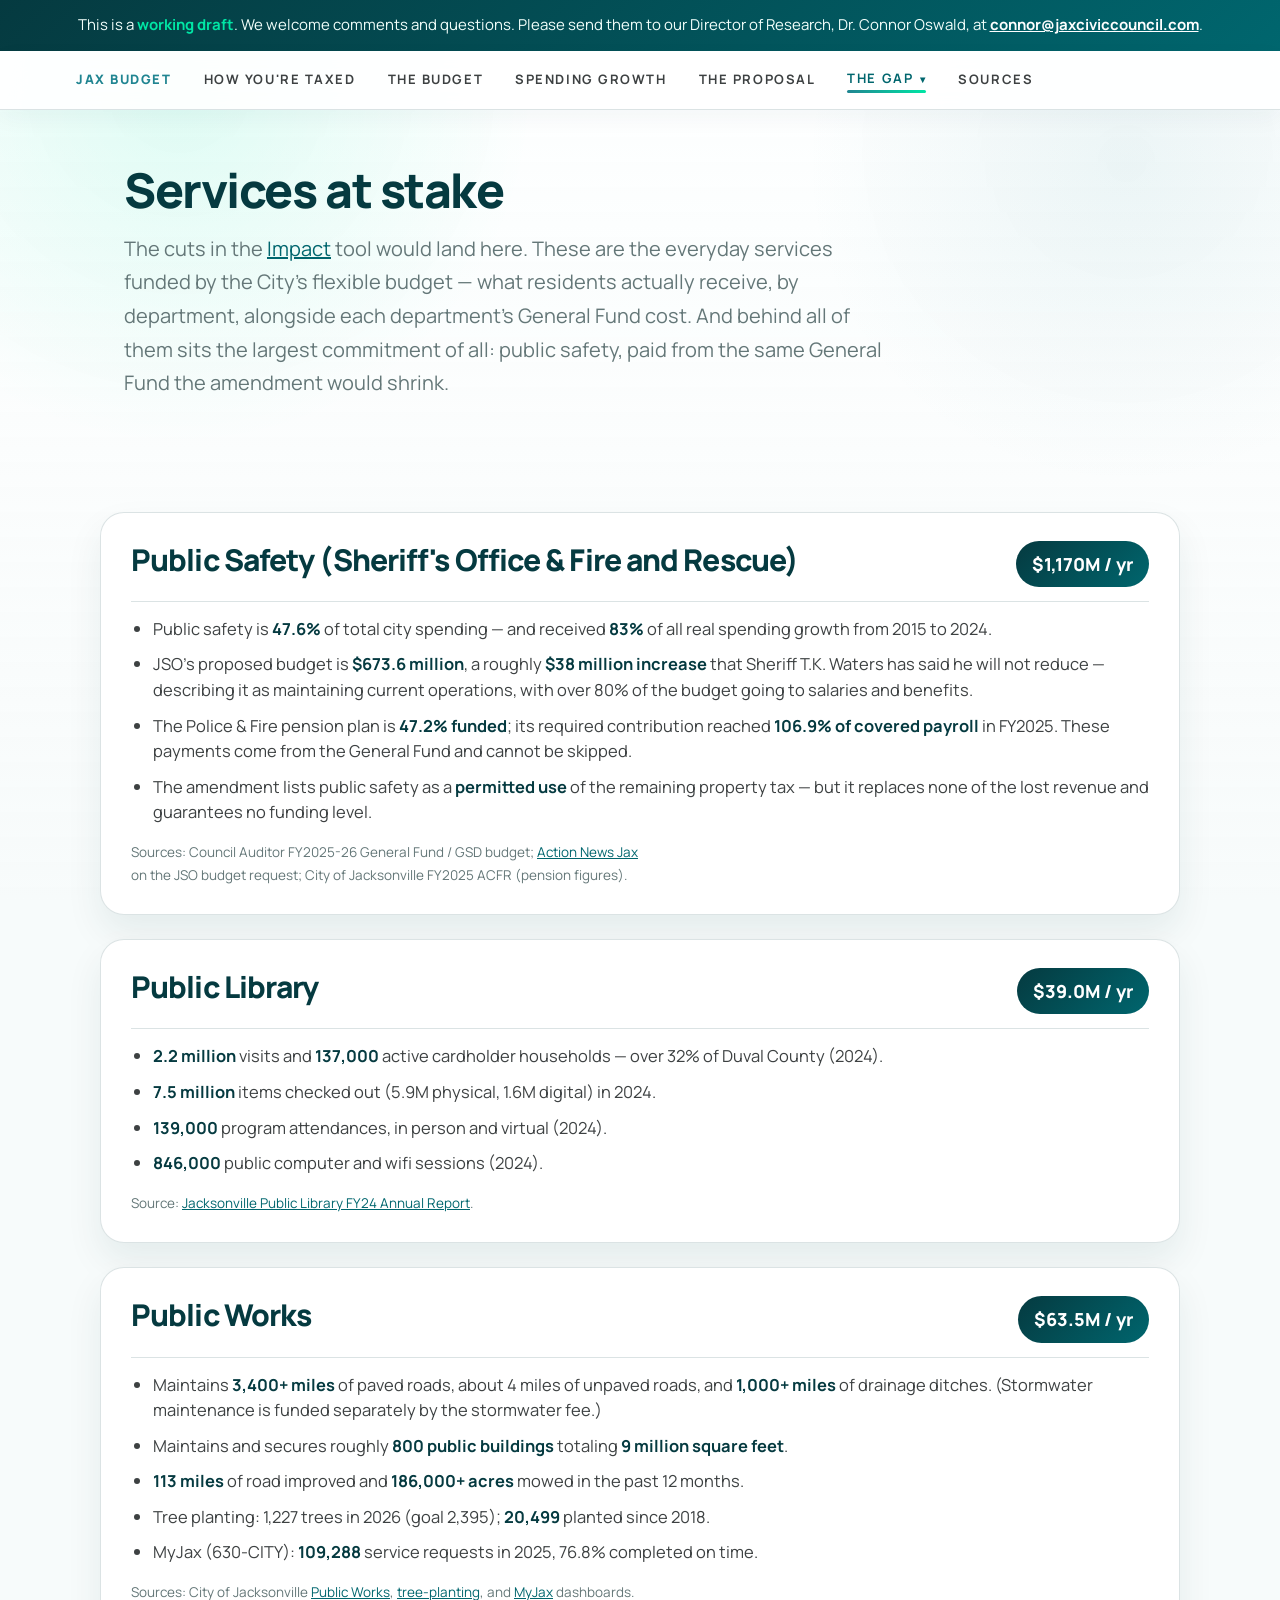
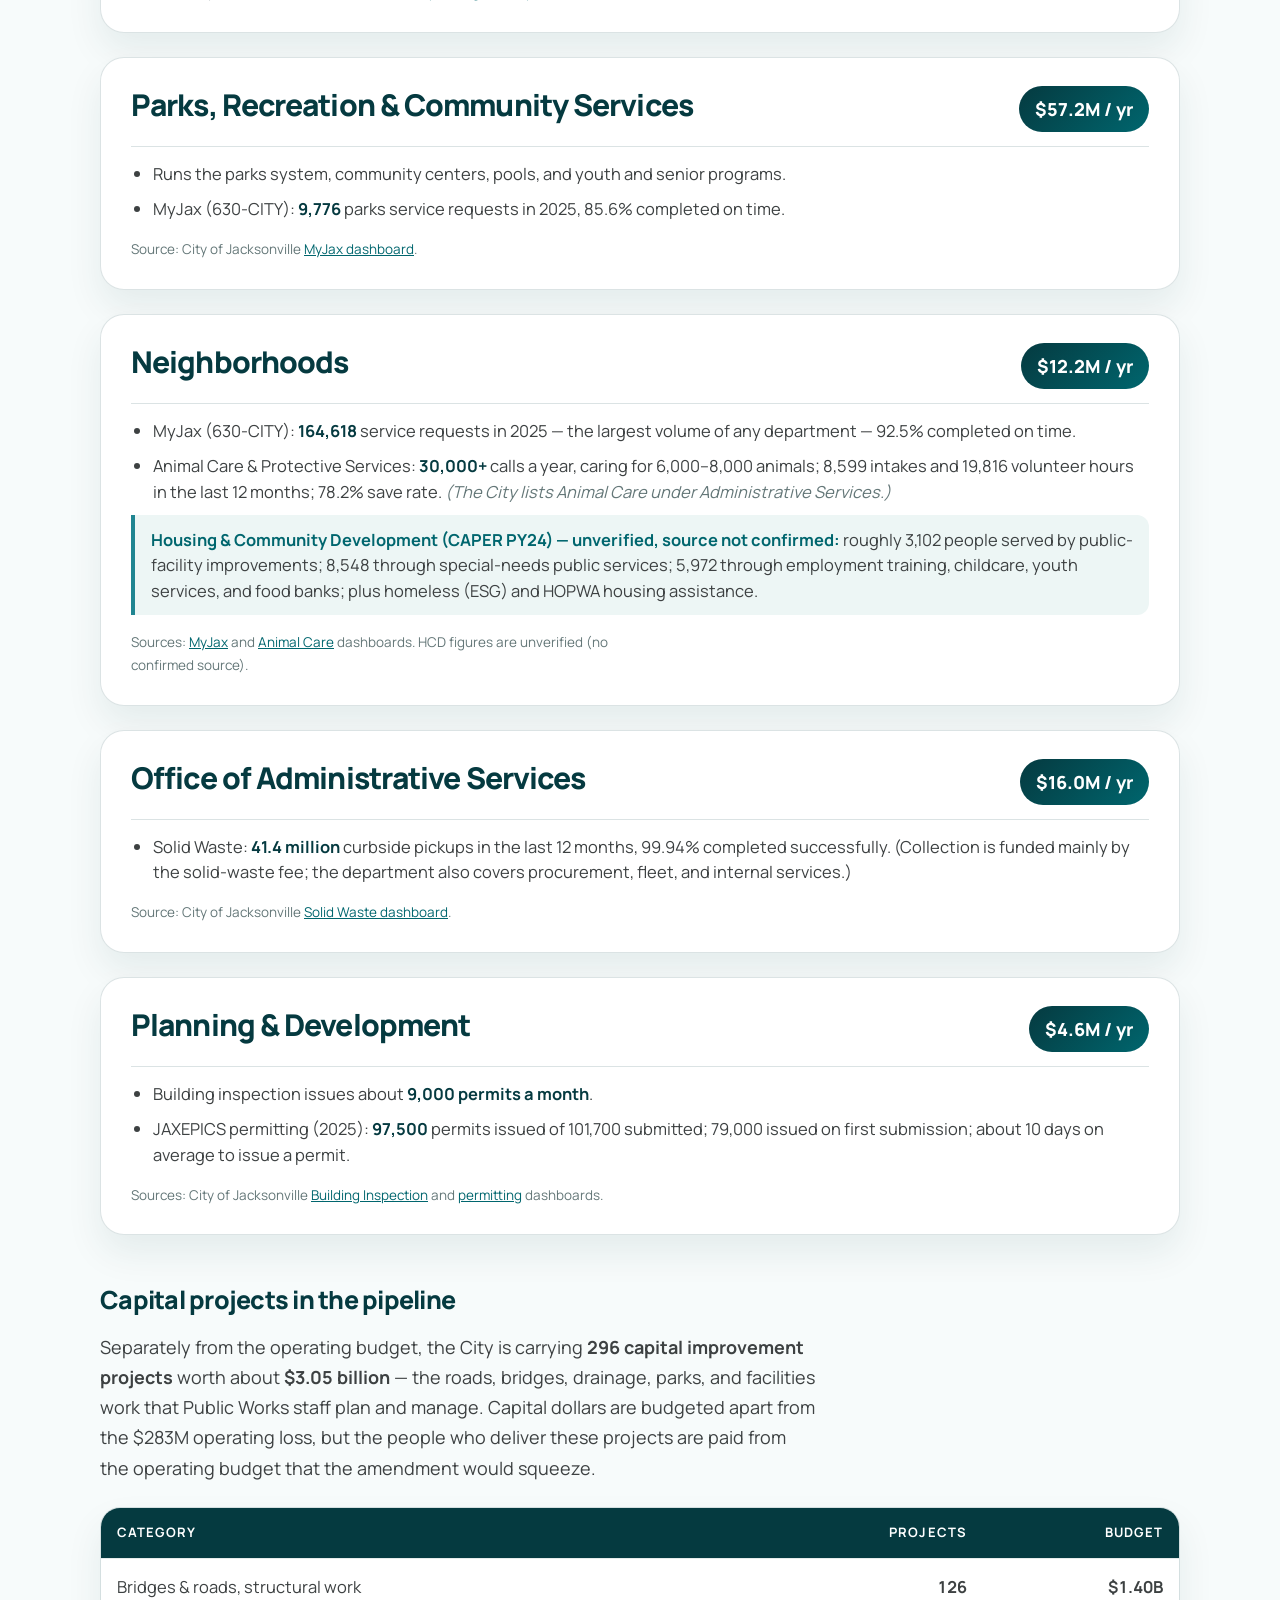
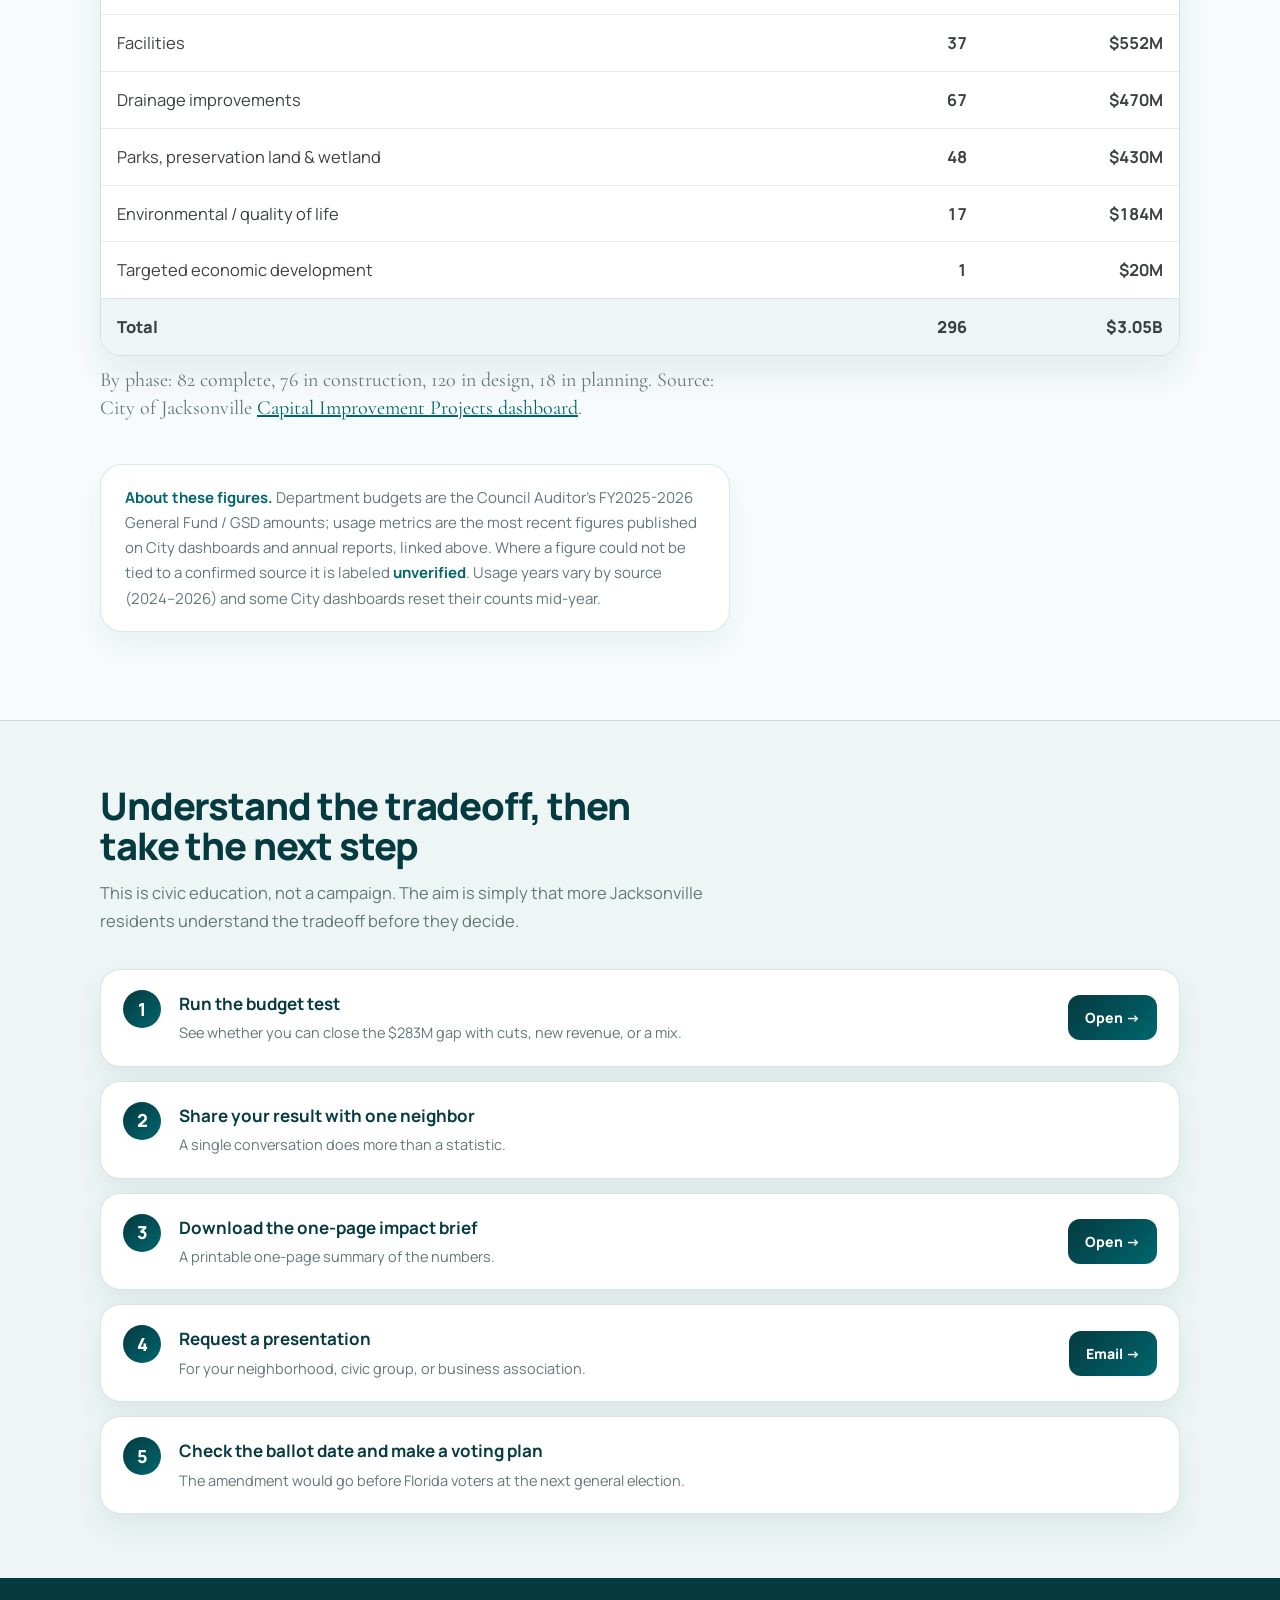
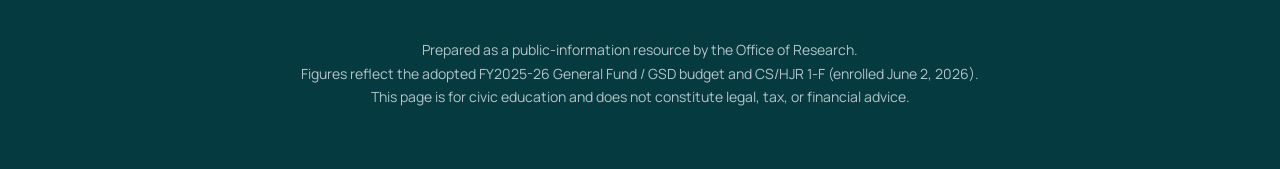
<file: stakes.html>
<!DOCTYPE html>
<html lang="en">
<head>
<meta charset="UTF-8">
<meta name="viewport" content="width=device-width, initial-scale=1.0">
<title>Services at Stake | Jacksonville Property Tax</title>
<link rel="preconnect" href="https://fonts.googleapis.com">
<link rel="preconnect" href="https://fonts.gstatic.com" crossorigin>
<link href="https://fonts.googleapis.com/css2?family=Cormorant+Garamond:wght@300;400;500;600&family=Manrope:wght@400;500;600;700;800&display=swap" rel="stylesheet">
<link rel="stylesheet" href="assets/styles.css?v=11">
</head>
<body>
<a class="skip" href="#main">Skip to main content</a>
<div class="wrap">

<div class="draft-banner" role="note">
  This is a <b>working draft</b>. We welcome comments and questions. Please send them to our Director of Research, Dr. Connor Oswald, at <a href="mailto:connor@jaxciviccouncil.com">connor@jaxciviccouncil.com</a>.
</div>

<nav aria-label="Site navigation">
  <ul>
    <li><a class="brand" href="index.html">JAX BUDGET</a></li>
    <li><a href="taxed.html">How You're Taxed</a></li>
    <li><a href="budget.html">The Budget</a></li>
    <li><a href="spending.html">Spending Growth</a></li>
    <li><a href="proposal.html">The Proposal</a></li>
    <li class="nav-group">
      <button class="nav-group-btn active" type="button" aria-expanded="false" aria-haspopup="true">The Gap <span class="nav-caret" aria-hidden="true">&#9662;</span></button>
      <ul class="nav-sub">
        <li><a href="tradeoff.html">The Tradeoff</a></li>
        <li><a href="calculators.html">Impact</a></li>
        <li><a href="coretest.html">The Core-Services Test</a></li>
        <li><a href="stakes.html" aria-current="page">Services at Stake</a></li>
      </ul>
    </li>
    <li><a href="sources.html">Sources</a></li>
  </ul>
</nav>

<header class="page-head">
  <h1>Services at stake</h1>
  <p>The cuts in the <a href="calculators.html">Impact</a> tool would land here. These are the everyday services funded by the City's flexible budget &mdash; what residents actually receive, by department, alongside each department's General Fund cost. And behind all of them sits the largest commitment of all: public safety, paid from the same General Fund the amendment would shrink.</p>
</header>

<main id="main">

<section>
  <div class="inner">

    <div class="svc">
      <div class="svc-head"><h2>Public Safety (Sheriff's Office &amp; Fire and Rescue)</h2><span class="svc-budget">$1,170M / yr</span></div>
      <ul class="svc-list">
        <li>Public safety is <b>47.6%</b> of total city spending &mdash; and received <b>83%</b> of all real spending growth from 2015 to 2024.</li>
        <li>JSO's proposed budget is <b>$673.6 million</b>, a roughly <b>$38 million increase</b> that Sheriff T.K. Waters has said he will not reduce &mdash; describing it as maintaining current operations, with over 80% of the budget going to salaries and benefits.</li>
        <li>The Police &amp; Fire pension plan is <b>47.2% funded</b>; its required contribution reached <b>106.9% of covered payroll</b> in FY2025. These payments come from the General Fund and cannot be skipped.</li>
        <li>The amendment lists public safety as a <b>permitted use</b> of the remaining property tax &mdash; but it replaces none of the lost revenue and guarantees no funding level.</li>
      </ul>
      <p class="svc-src">Sources: Council Auditor FY2025-26 General Fund / GSD budget; <a href="https://www.actionnewsjax.com/news/local/jacksonville-sheriff-wont-reduce-jsos-proposed-38m-budget-request-amid-city-budget-concerns/TB7TOPJ4JFAOPDR46UDERCZK5A/">Action News Jax</a> on the JSO budget request; City of Jacksonville FY2025 ACFR (pension figures).</p>
    </div>

    <div class="svc">
      <div class="svc-head"><h2>Public Library</h2><span class="svc-budget">$39.0M / yr</span></div>
      <ul class="svc-list">
        <li><b>2.2 million</b> visits and <b>137,000</b> active cardholder households &mdash; over 32% of Duval County (2024).</li>
        <li><b>7.5 million</b> items checked out (5.9M physical, 1.6M digital) in 2024.</li>
        <li><b>139,000</b> program attendances, in person and virtual (2024).</li>
        <li><b>846,000</b> public computer and wifi sessions (2024).</li>
      </ul>
      <p class="svc-src">Source: <a href="https://issuu.com/jpl_annual_report_2014/docs/jacksonville_public_library_fy24_annual_report">Jacksonville Public Library FY24 Annual Report</a>.</p>
    </div>

    <div class="svc">
      <div class="svc-head"><h2>Public Works</h2><span class="svc-budget">$63.5M / yr</span></div>
      <ul class="svc-list">
        <li>Maintains <b>3,400+ miles</b> of paved roads, about 4 miles of unpaved roads, and <b>1,000+ miles</b> of drainage ditches. (Stormwater maintenance is funded separately by the stormwater fee.)</li>
        <li>Maintains and secures roughly <b>800 public buildings</b> totaling <b>9 million square feet</b>.</li>
        <li><b>113 miles</b> of road improved and <b>186,000+ acres</b> mowed in the past 12 months.</li>
        <li>Tree planting: 1,227 trees in 2026 (goal 2,395); <b>20,499</b> planted since 2018.</li>
        <li>MyJax (630-CITY): <b>109,288</b> service requests in 2025, 76.8% completed on time.</li>
      </ul>
      <p class="svc-src">Sources: City of Jacksonville <a href="https://www.jacksonville.gov/mayor/transparency-dashboards/infrastructure-public-works/public-works-at-a-glance">Public Works</a>, <a href="https://www.jacksonville.gov/mayor/transparency-dashboards/infrastructure-public-works/tree-planting-dashboard">tree-planting</a>, and <a href="https://www.jacksonville.gov/mayor/transparency-dashboards/community-outreach-citizen-services/myjax-dashboard/myjax-requests-dashboard">MyJax</a> dashboards.</p>
    </div>

    <div class="svc">
      <div class="svc-head"><h2>Parks, Recreation &amp; Community Services</h2><span class="svc-budget">$57.2M / yr</span></div>
      <ul class="svc-list">
        <li>Runs the parks system, community centers, pools, and youth and senior programs.</li>
        <li>MyJax (630-CITY): <b>9,776</b> parks service requests in 2025, 85.6% completed on time.</li>
      </ul>
      <p class="svc-src">Source: City of Jacksonville <a href="https://www.jacksonville.gov/mayor/transparency-dashboards/community-outreach-citizen-services/myjax-dashboard/myjax-requests-dashboard">MyJax dashboard</a>.</p>
    </div>

    <div class="svc">
      <div class="svc-head"><h2>Neighborhoods</h2><span class="svc-budget">$12.2M / yr</span></div>
      <ul class="svc-list">
        <li>MyJax (630-CITY): <b>164,618</b> service requests in 2025 &mdash; the largest volume of any department &mdash; 92.5% completed on time.</li>
        <li>Animal Care &amp; Protective Services: <b>30,000+</b> calls a year, caring for 6,000&ndash;8,000 animals; 8,599 intakes and 19,816 volunteer hours in the last 12 months; 78.2% save rate. <em>(The City lists Animal Care under Administrative Services.)</em></li>
        <li class="svc-unverified"><b>Housing &amp; Community Development (CAPER PY24) &mdash; unverified, source not confirmed:</b> roughly 3,102 people served by public-facility improvements; 8,548 through special-needs public services; 5,972 through employment training, childcare, youth services, and food banks; plus homeless (ESG) and HOPWA housing assistance.</li>
      </ul>
      <p class="svc-src">Sources: <a href="https://www.jacksonville.gov/mayor/transparency-dashboards/community-outreach-citizen-services/myjax-dashboard/myjax-requests-dashboard">MyJax</a> and <a href="https://www.jacksonville.gov/mayor/transparency-dashboards/community-outreach-citizen-services/animal-care-at-a-glance">Animal Care</a> dashboards. HCD figures are unverified (no confirmed source).</p>
    </div>

    <div class="svc">
      <div class="svc-head"><h2>Office of Administrative Services</h2><span class="svc-budget">$16.0M / yr</span></div>
      <ul class="svc-list">
        <li>Solid Waste: <b>41.4 million</b> curbside pickups in the last 12 months, 99.94% completed successfully. (Collection is funded mainly by the solid-waste fee; the department also covers procurement, fleet, and internal services.)</li>
      </ul>
      <p class="svc-src">Source: City of Jacksonville <a href="https://www.jacksonville.gov/mayor/transparency-dashboards/community-outreach-citizen-services/solid-waste-dashboard">Solid Waste dashboard</a>.</p>
    </div>

    <div class="svc">
      <div class="svc-head"><h2>Planning &amp; Development</h2><span class="svc-budget">$4.6M / yr</span></div>
      <ul class="svc-list">
        <li>Building inspection issues about <b>9,000 permits a month</b>.</li>
        <li>JAXEPICS permitting (2025): <b>97,500</b> permits issued of 101,700 submitted; 79,000 issued on first submission; about 10 days on average to issue a permit.</li>
      </ul>
      <p class="svc-src">Sources: City of Jacksonville <a href="https://www.jacksonville.gov/departments/public-works/building-inspection-division">Building Inspection</a> and <a href="https://www.jacksonville.gov/mayor/transparency-dashboards/economic-development-jobs/permits-at-a-glance/permitting-dashboard-overview">permitting</a> dashboards.</p>
    </div>

    <h3 class="ex-h">Capital projects in the pipeline</h3>
    <p>Separately from the operating budget, the City is carrying <b>296 capital improvement projects</b> worth about <b>$3.05 billion</b> &mdash; the roads, bridges, drainage, parks, and facilities work that Public Works staff plan and manage. Capital dollars are budgeted apart from the $283M operating loss, but the people who deliver these projects are paid from the operating budget that the amendment would squeeze.</p>
    <div class="ex-table-wrap">
      <table class="ex-table">
        <caption class="sr-only">Capital improvement projects by category, count and budget</caption>
        <thead><tr><th scope="col">Category</th><th scope="col" class="num">Projects</th><th scope="col" class="num">Budget</th></tr></thead>
        <tbody>
          <tr><td>Bridges &amp; roads, structural work</td><td class="num">126</td><td class="num">$1.40B</td></tr>
          <tr><td>Facilities</td><td class="num">37</td><td class="num">$552M</td></tr>
          <tr><td>Drainage improvements</td><td class="num">67</td><td class="num">$470M</td></tr>
          <tr><td>Parks, preservation land &amp; wetland</td><td class="num">48</td><td class="num">$430M</td></tr>
          <tr><td>Environmental / quality of life</td><td class="num">17</td><td class="num">$184M</td></tr>
          <tr><td>Targeted economic development</td><td class="num">1</td><td class="num">$20M</td></tr>
          <tr class="ex-total"><td>Total</td><td class="num">296</td><td class="num">$3.05B</td></tr>
        </tbody>
      </table>
    </div>
    <p class="ex-cap">By phase: 82 complete, 76 in construction, 120 in design, 18 in planning. Source: City of Jacksonville <a href="https://www.jacksonville.gov/mayor/transparency-dashboards/infrastructure-public-works/capital-improvement-projects-dashboard">Capital Improvement Projects dashboard</a>.</p>

    <div class="disclaimer" style="margin-top:42px;">
      <b>About these figures.</b> Department budgets are the Council Auditor's FY2025-2026 General Fund / GSD amounts; usage metrics are the most recent figures published on City dashboards and annual reports, linked above. Where a figure could not be tied to a confirmed source it is labeled <b>unverified</b>. Usage years vary by source (2024&ndash;2026) and some City dashboards reset their counts mid-year.
    </div>

  </div>
</section>

</main>

<footer>
  <p>Prepared as a public-information resource by the Office of Research.<br>
  Figures reflect the adopted FY2025-26 General Fund / GSD budget and CS/HJR 1-F (enrolled June 2, 2026).<br>
  This page is for civic education and does not constitute legal, tax, or financial advice.</p>
</footer>

</div>

<script src="assets/app.js?v=10"></script>
</body>
</html>
</file>
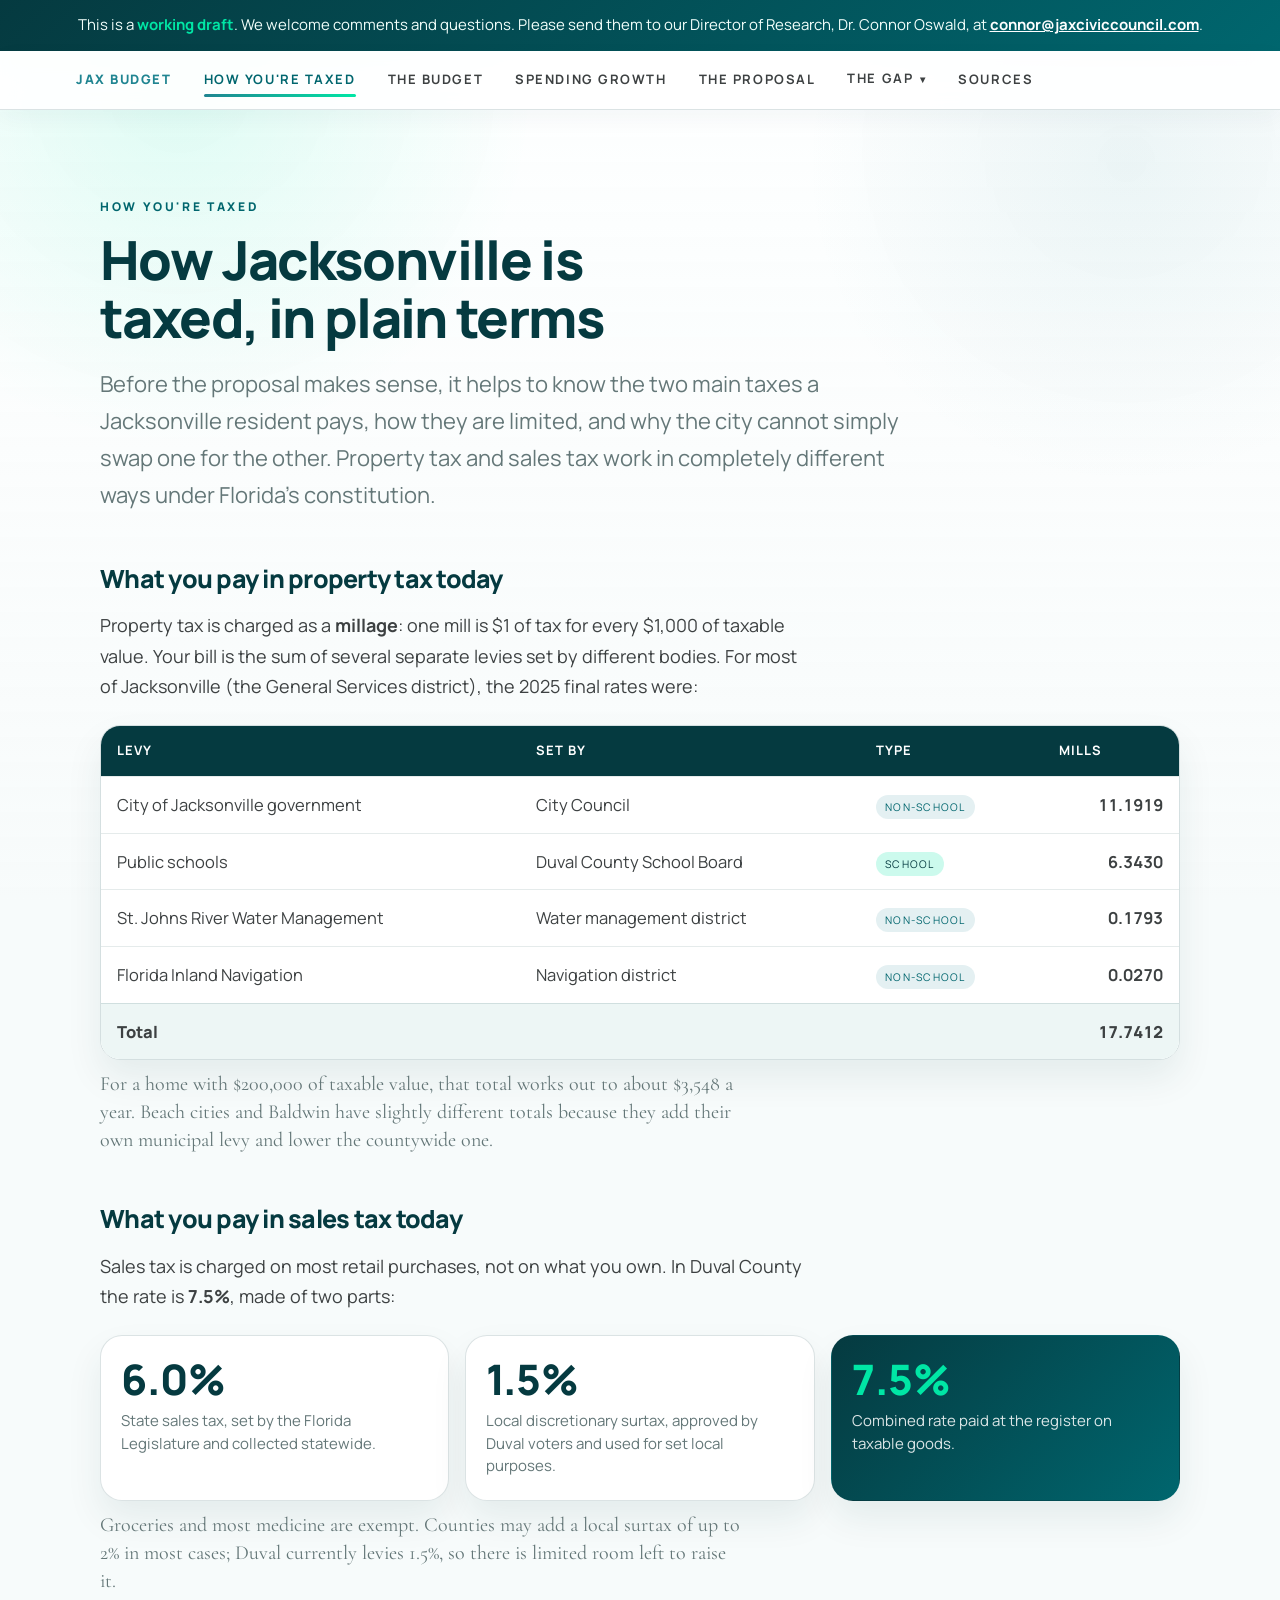
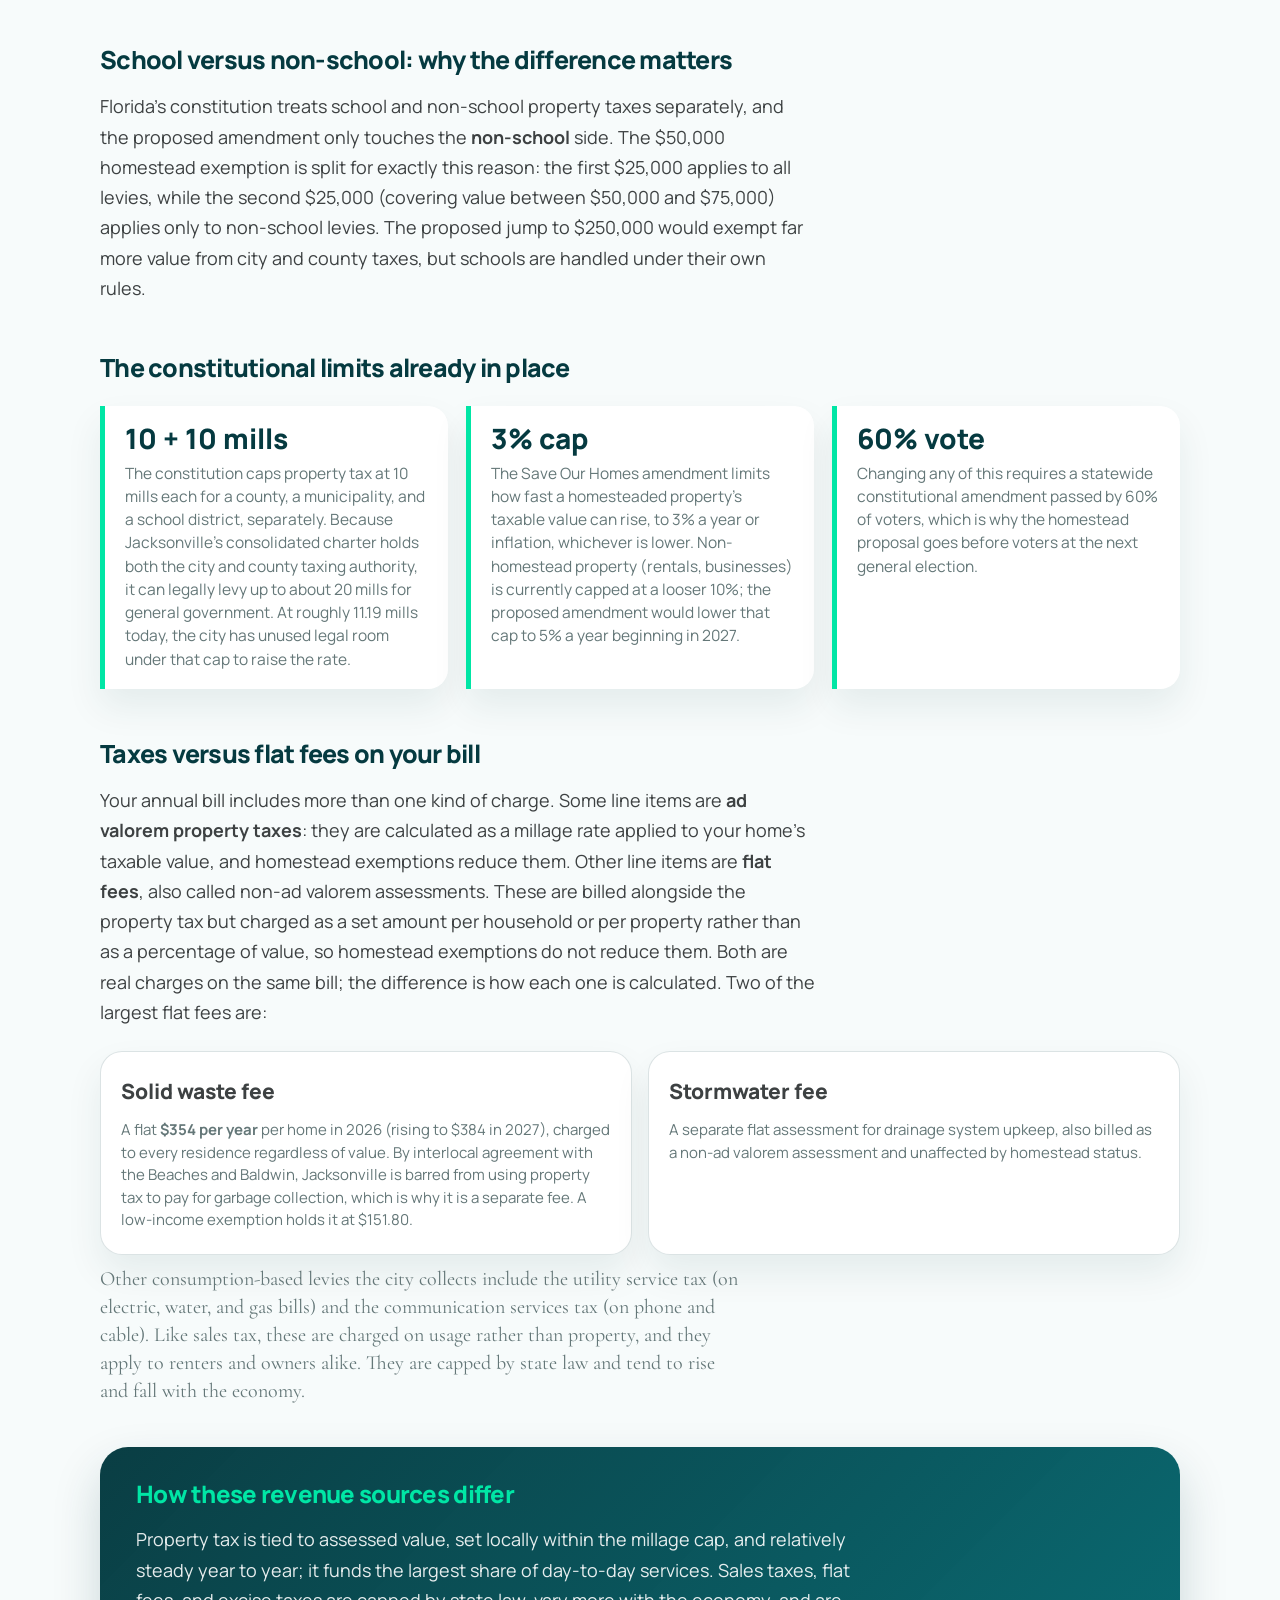
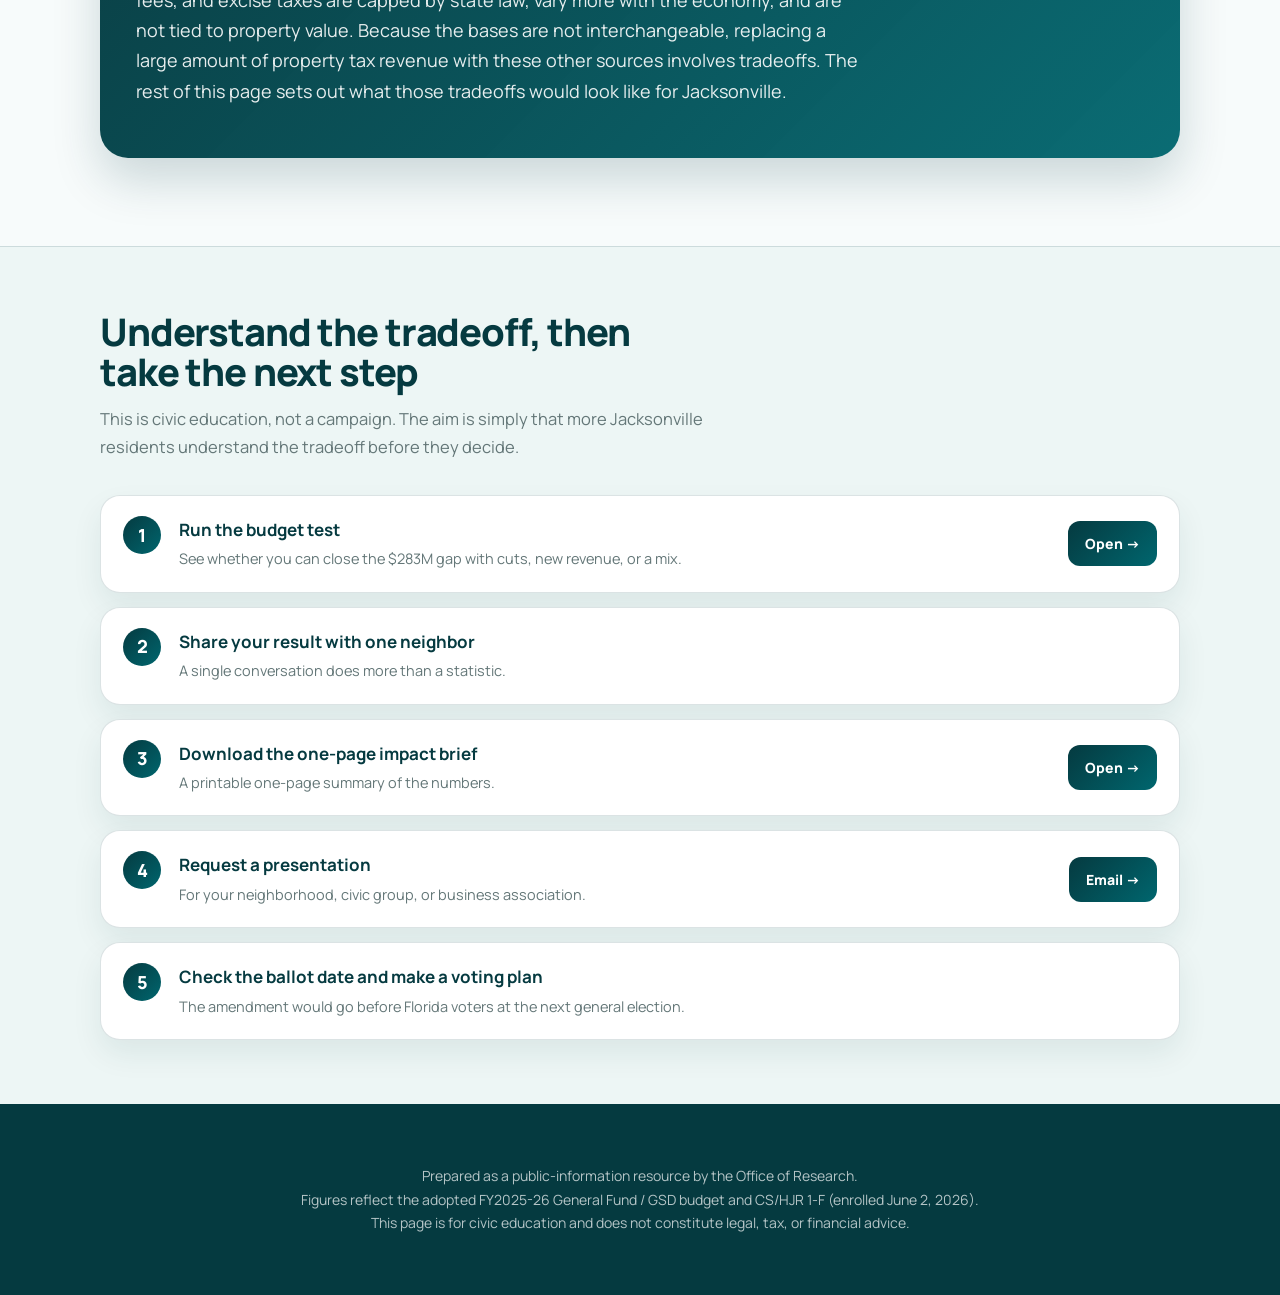
<file: taxed.html>
<!DOCTYPE html>
<html lang="en">
<head>
<meta charset="UTF-8">
<meta name="viewport" content="width=device-width, initial-scale=1.0">
<title>How You're Taxed | Jacksonville Property Tax</title>
<link rel="preconnect" href="https://fonts.googleapis.com">
<link rel="preconnect" href="https://fonts.gstatic.com" crossorigin>
<link href="https://fonts.googleapis.com/css2?family=Cormorant+Garamond:wght@300;400;500;600&family=Manrope:wght@400;500;600;700;800&display=swap" rel="stylesheet">
<link rel="stylesheet" href="assets/styles.css?v=11">
</head>
<body>
<a class="skip" href="#main">Skip to main content</a>
<div class="wrap">

<div class="draft-banner" role="note">
  This is a <b>working draft</b>. We welcome comments and questions. Please send them to our Director of Research, Dr. Connor Oswald, at <a href="mailto:connor@jaxciviccouncil.com">connor@jaxciviccouncil.com</a>.
</div>

<nav aria-label="Site navigation">
  <ul>
    <li><a class="brand" href="index.html">JAX BUDGET</a></li>
    <li><a href="taxed.html" aria-current="page">How You're Taxed</a></li>
    <li><a href="budget.html">The Budget</a></li>
    <li><a href="spending.html">Spending Growth</a></li>
    <li><a href="proposal.html">The Proposal</a></li>
    <li class="nav-group">
      <button class="nav-group-btn" type="button" aria-expanded="false" aria-haspopup="true">The Gap <span class="nav-caret" aria-hidden="true">&#9662;</span></button>
      <ul class="nav-sub">
        <li><a href="tradeoff.html">The Tradeoff</a></li>
        <li><a href="calculators.html">Impact</a></li>
        <li><a href="coretest.html">The Core-Services Test</a></li>
        <li><a href="stakes.html">Services at Stake</a></li>
      </ul>
    </li>
    <li><a href="sources.html">Sources</a></li>
  </ul>
</nav>

<main id="main">

<section id="explainer">
  <div class="inner">
    <div class="sec-num">How you're taxed</div>
    <h1>How Jacksonville is taxed, in plain terms</h1>
    <p class="lead">Before the proposal makes sense, it helps to know the two main taxes a Jacksonville resident pays, how they are limited, and why the city cannot simply swap one for the other. Property tax and sales tax work in completely different ways under Florida's constitution.</p>

    <h3 class="ex-h">What you pay in property tax today</h3>
    <p>Property tax is charged as a <b>millage</b>: one mill is $1 of tax for every $1,000 of taxable value. Your bill is the sum of several separate levies set by different bodies. For most of Jacksonville (the General Services district), the 2025 final rates were:</p>

    <div class="ex-table-wrap">
      <table class="ex-table">
        <caption class="sr-only">2025 final property tax millage rates for the Jacksonville General Services district</caption>
        <thead><tr><th scope="col">Levy</th><th scope="col">Set by</th><th scope="col">Type</th><th scope="col">Mills</th></tr></thead>
        <tbody>
          <tr><td>City of Jacksonville government</td><td>City Council</td><td><span class="pill ns">Non-school</span></td><td class="num">11.1919</td></tr>
          <tr><td>Public schools</td><td>Duval County School Board</td><td><span class="pill sc">School</span></td><td class="num">6.3430</td></tr>
          <tr><td>St. Johns River Water Management</td><td>Water management district</td><td><span class="pill ns">Non-school</span></td><td class="num">0.1793</td></tr>
          <tr><td>Florida Inland Navigation</td><td>Navigation district</td><td><span class="pill ns">Non-school</span></td><td class="num">0.0270</td></tr>
          <tr class="ex-total"><td>Total</td><td></td><td></td><td class="num">17.7412</td></tr>
        </tbody>
      </table>
    </div>
    <p class="ex-cap">For a home with $200,000 of taxable value, that total works out to about $3,548 a year. Beach cities and Baldwin have slightly different totals because they add their own municipal levy and lower the countywide one.</p>

    <h3 class="ex-h">What you pay in sales tax today</h3>
    <p>Sales tax is charged on most retail purchases, not on what you own. In Duval County the rate is <b>7.5%</b>, made of two parts:</p>
    <div class="ex-cards">
      <div class="ex-card"><div class="ex-big">6.0%</div><div class="ex-cl">State sales tax, set by the Florida Legislature and collected statewide.</div></div>
      <div class="ex-card"><div class="ex-big">1.5%</div><div class="ex-cl">Local discretionary surtax, approved by Duval voters and used for set local purposes.</div></div>
      <div class="ex-card hl"><div class="ex-big">7.5%</div><div class="ex-cl">Combined rate paid at the register on taxable goods.</div></div>
    </div>
    <p class="ex-cap">Groceries and most medicine are exempt. Counties may add a local surtax of up to 2% in most cases; Duval currently levies 1.5%, so there is limited room left to raise it.</p>

    <h3 class="ex-h">School versus non-school: why the difference matters</h3>
    <p>Florida's constitution treats school and non-school property taxes separately, and the proposed amendment only touches the <b>non-school</b> side. The $50,000 homestead exemption is split for exactly this reason: the first $25,000 applies to all levies, while the second $25,000 (covering value between $50,000 and $75,000) applies only to non-school levies. The proposed jump to $250,000 would exempt far more value from city and county taxes, but schools are handled under their own rules.</p>

    <h3 class="ex-h">The constitutional limits already in place</h3>
    <div class="ex-limits">
      <div class="ex-limit"><div class="ex-lt">10 + 10 mills</div><p>The constitution caps property tax at 10 mills each for a county, a municipality, and a school district, separately. Because Jacksonville's consolidated charter holds both the city and county taxing authority, it can legally levy up to about 20 mills for general government. At roughly 11.19 mills today, the city has unused legal room under that cap to raise the rate.</p></div>
      <div class="ex-limit"><div class="ex-lt">3% cap</div><p>The Save Our Homes amendment limits how fast a homesteaded property's taxable value can rise, to 3% a year or inflation, whichever is lower. Non-homestead property (rentals, businesses) is currently capped at a looser 10%; the proposed amendment would lower that cap to 5% a year beginning in 2027.</p></div>
      <div class="ex-limit"><div class="ex-lt">60% vote</div><p>Changing any of this requires a statewide constitutional amendment passed by 60% of voters, which is why the homestead proposal goes before voters at the next general election.</p></div>
    </div>

    <h3 class="ex-h">Taxes versus flat fees on your bill</h3>
    <p>Your annual bill includes more than one kind of charge. Some line items are <b>ad valorem property taxes</b>: they are calculated as a millage rate applied to your home's taxable value, and homestead exemptions reduce them. Other line items are <b>flat fees</b>, also called non-ad valorem assessments. These are billed alongside the property tax but charged as a set amount per household or per property rather than as a percentage of value, so homestead exemptions do not reduce them. Both are real charges on the same bill; the difference is how each one is calculated. Two of the largest flat fees are:</p>
    <div class="ex-cards">
      <div class="ex-card"><div class="ex-mid">Solid waste fee</div><div class="ex-cl">A flat <b>$354 per year</b> per home in 2026 (rising to $384 in 2027), charged to every residence regardless of value. By interlocal agreement with the Beaches and Baldwin, Jacksonville is barred from using property tax to pay for garbage collection, which is why it is a separate fee. A low-income exemption holds it at $151.80.</div></div>
      <div class="ex-card"><div class="ex-mid">Stormwater fee</div><div class="ex-cl">A separate flat assessment for drainage system upkeep, also billed as a non-ad valorem assessment and unaffected by homestead status.</div></div>
    </div>
    <p class="ex-cap">Other consumption-based levies the city collects include the utility service tax (on electric, water, and gas bills) and the communication services tax (on phone and cable). Like sales tax, these are charged on usage rather than property, and they apply to renters and owners alike. They are capped by state law and tend to rise and fall with the economy.</p>

    <div class="callout" style="margin-top:42px;">
      <h3>How these revenue sources differ</h3>
      <p>Property tax is tied to assessed value, set locally within the millage cap, and relatively steady year to year; it funds the largest share of day-to-day services. Sales taxes, flat fees, and excise taxes are capped by state law, vary more with the economy, and are not tied to property value. Because the bases are not interchangeable, replacing a large amount of property tax revenue with these other sources involves tradeoffs. The rest of this page sets out what those tradeoffs would look like for Jacksonville.</p>
    </div>
  </div>
</section>

</main>

<footer>
  <p>Prepared as a public-information resource by the Office of Research.<br>
  Figures reflect the adopted FY2025-26 General Fund / GSD budget and CS/HJR 1-F (enrolled June 2, 2026).<br>
  This page is for civic education and does not constitute legal, tax, or financial advice.</p>
</footer>

</div>

<script src="assets/app.js?v=10"></script>
</body>
</html>
</file>
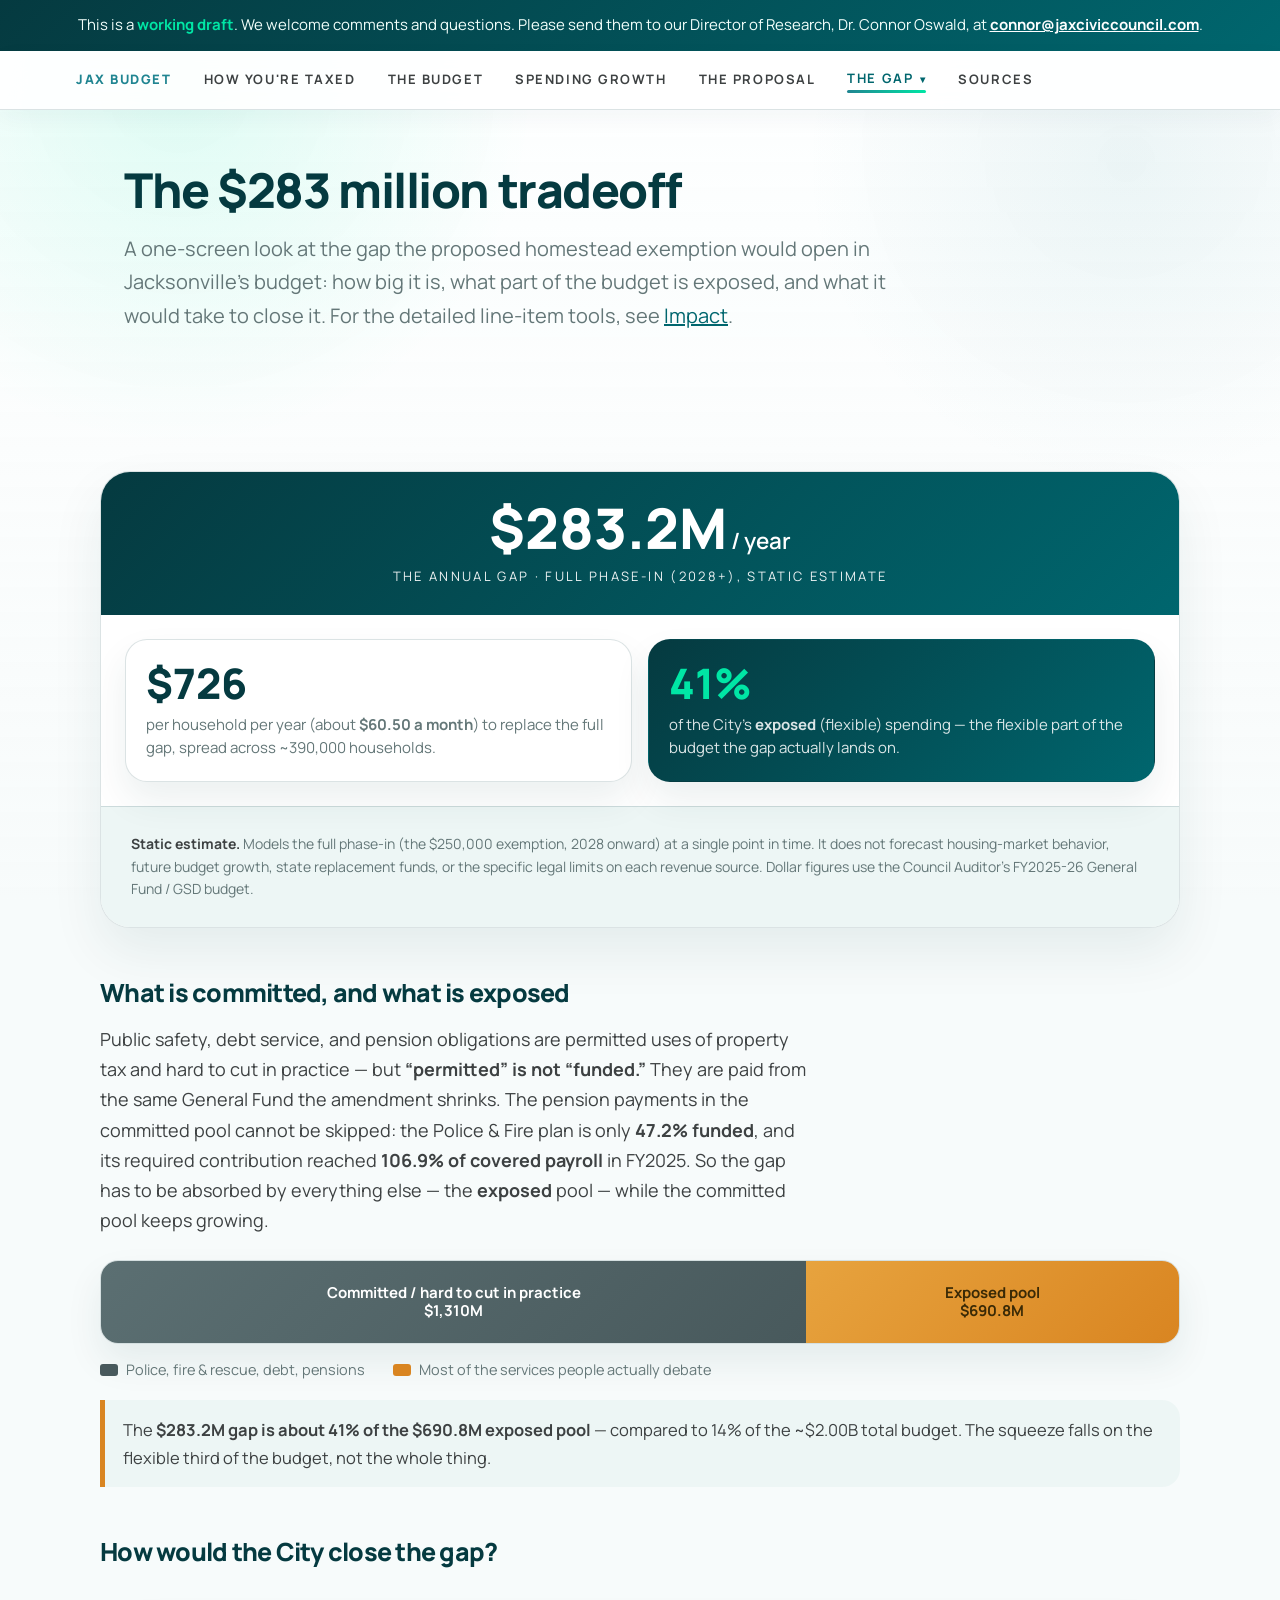
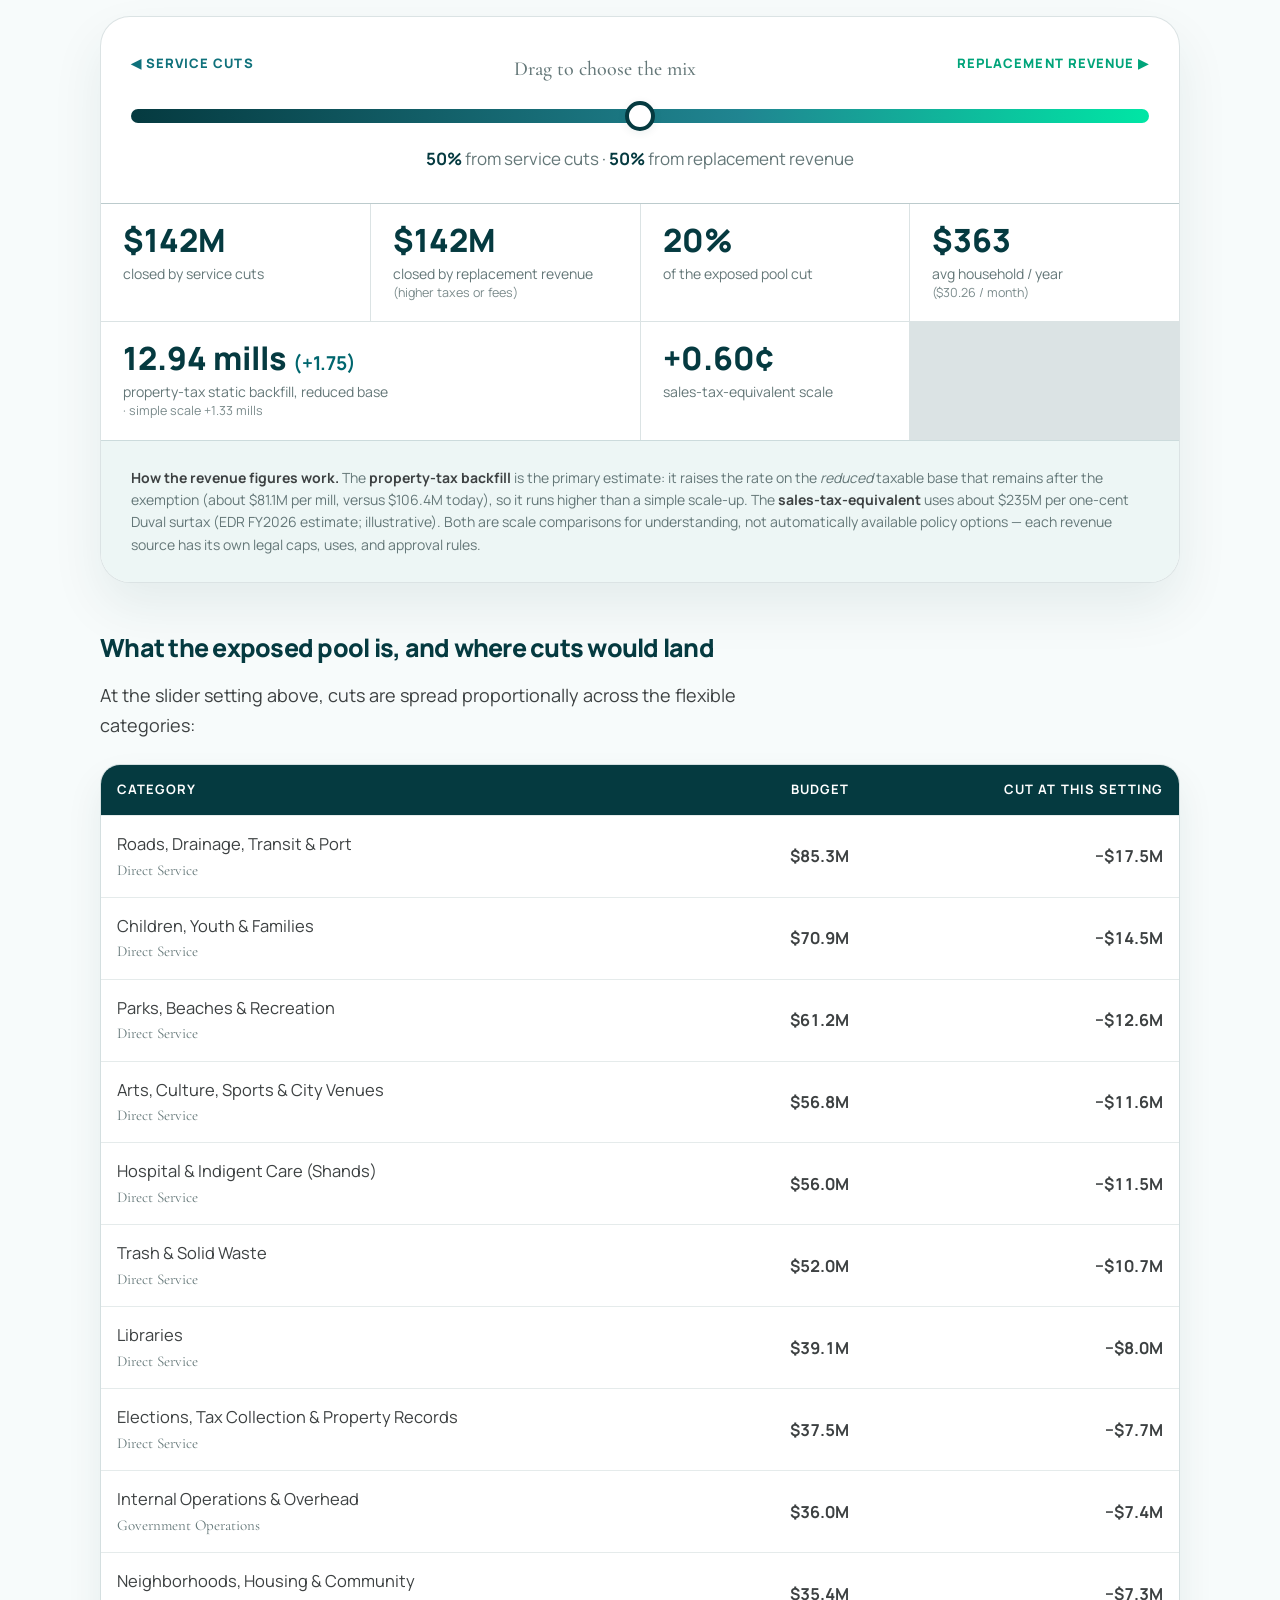
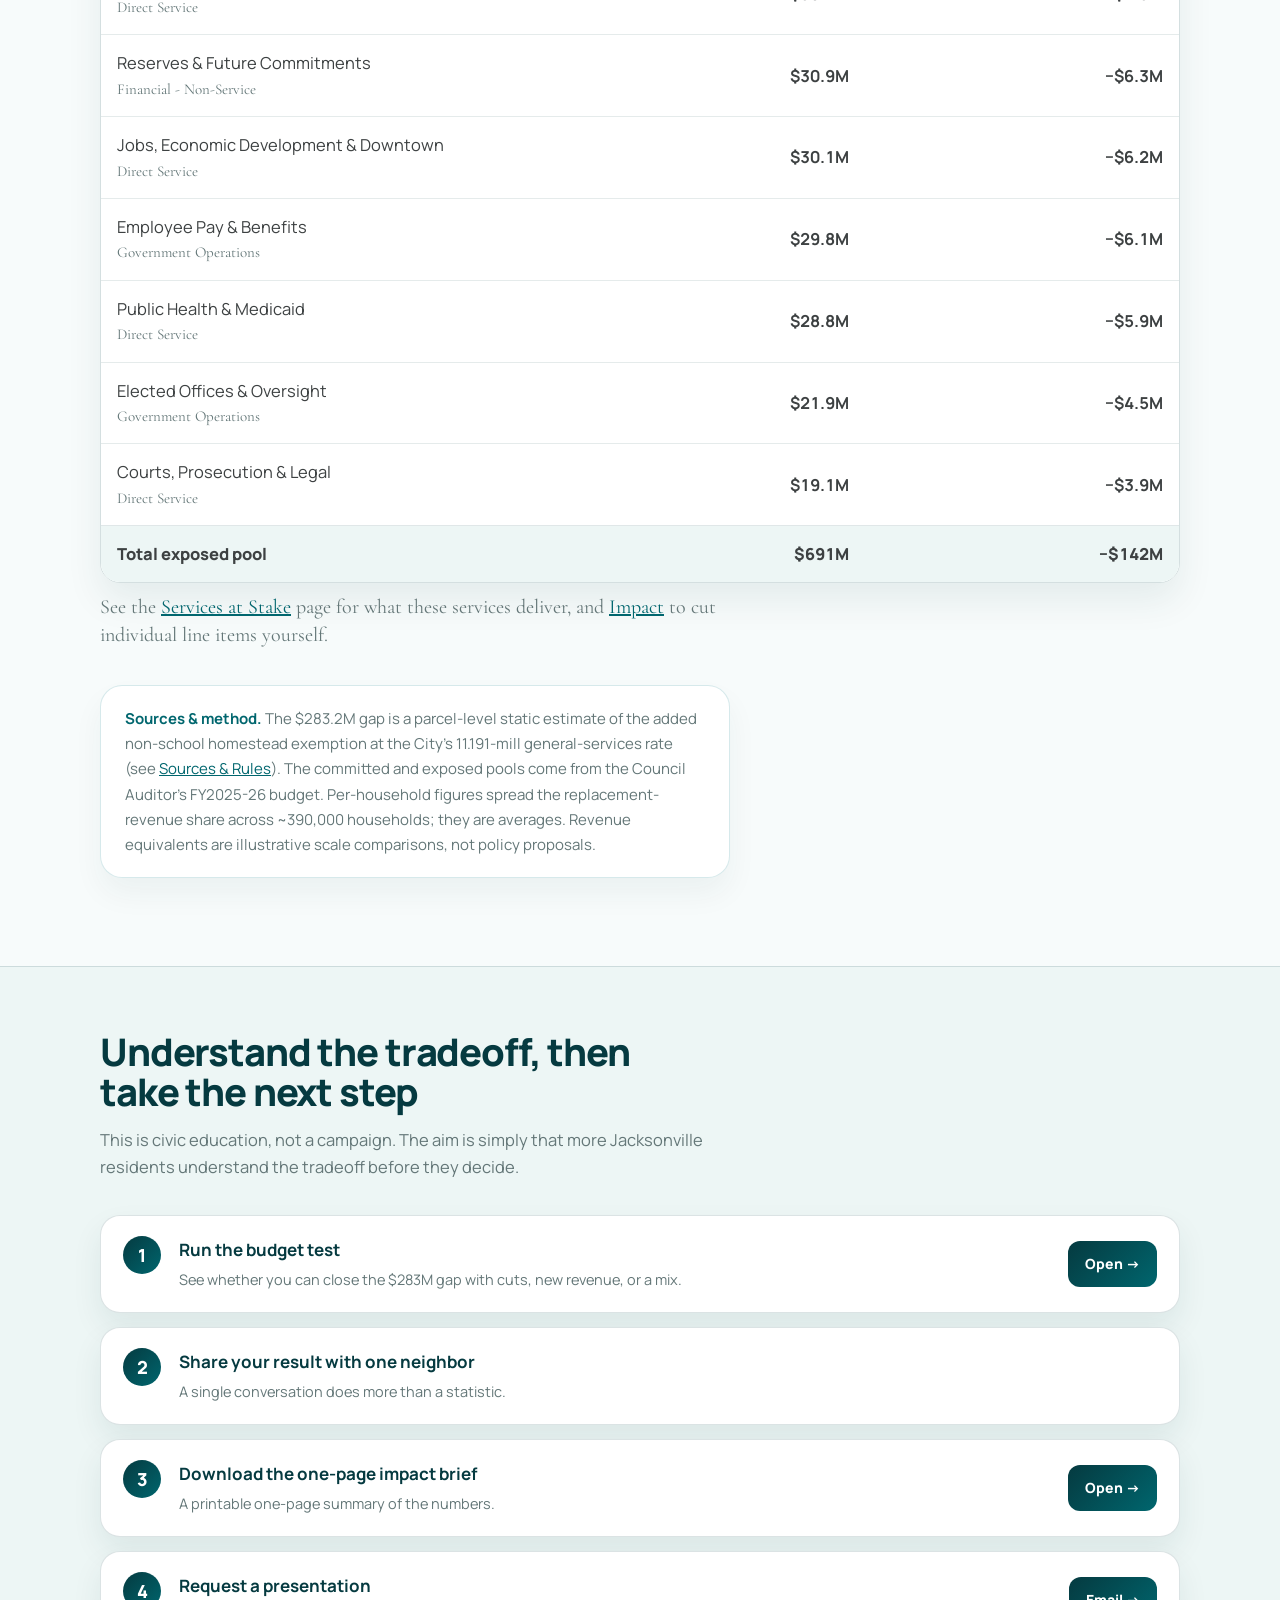
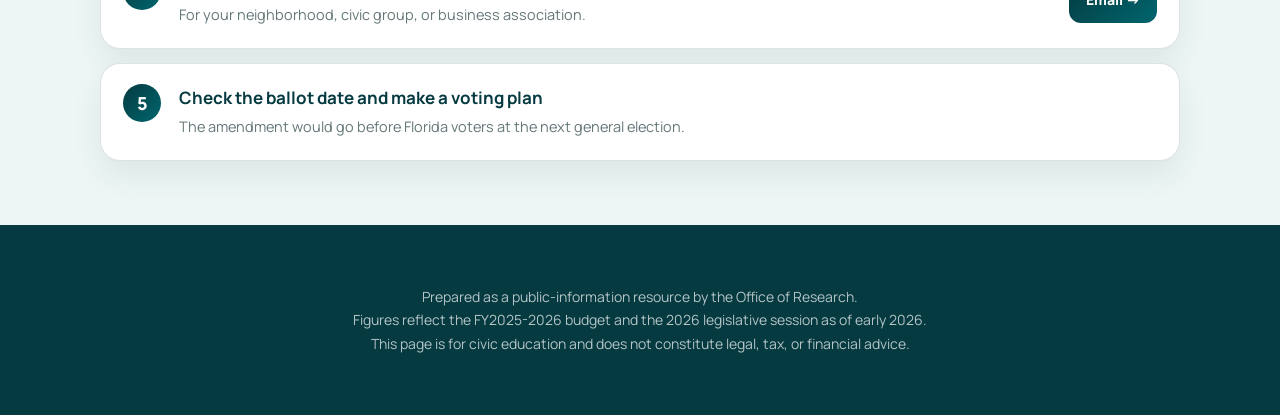
<file: tradeoff.html>
<!DOCTYPE html>
<html lang="en">
<head>
<meta charset="UTF-8">
<meta name="viewport" content="width=device-width, initial-scale=1.0">
<title>The $283M Tradeoff | Jacksonville Property Tax</title>
<link rel="preconnect" href="https://fonts.googleapis.com">
<link rel="preconnect" href="https://fonts.gstatic.com" crossorigin>
<link href="https://fonts.googleapis.com/css2?family=Cormorant+Garamond:wght@300;400;500;600&family=Manrope:wght@400;500;600;700;800&display=swap" rel="stylesheet">
<link rel="stylesheet" href="assets/styles.css?v=11">
</head>
<body>
<a class="skip" href="#main">Skip to main content</a>
<div class="wrap">

<div class="draft-banner" role="note">
  This is a <b>working draft</b>. We welcome comments and questions. Please send them to our Director of Research, Dr. Connor Oswald, at <a href="mailto:connor@jaxciviccouncil.com">connor@jaxciviccouncil.com</a>.
</div>

<nav aria-label="Site navigation">
  <ul>
    <li><a class="brand" href="index.html">JAX BUDGET</a></li>
    <li><a href="taxed.html">How You're Taxed</a></li>
    <li><a href="budget.html">The Budget</a></li>
    <li><a href="spending.html">Spending Growth</a></li>
    <li><a href="proposal.html">The Proposal</a></li>
    <li class="nav-group">
      <button class="nav-group-btn active" type="button" aria-expanded="false" aria-haspopup="true">The Gap <span class="nav-caret" aria-hidden="true">&#9662;</span></button>
      <ul class="nav-sub">
        <li><a href="tradeoff.html" aria-current="page">The Tradeoff</a></li>
        <li><a href="calculators.html">Impact</a></li>
        <li><a href="coretest.html">The Core-Services Test</a></li>
        <li><a href="stakes.html">Services at Stake</a></li>
      </ul>
    </li>
    <li><a href="sources.html">Sources</a></li>
  </ul>
</nav>

<header class="page-head">
  <h1>The $283 million tradeoff</h1>
  <p>A one-screen look at the gap the proposed homestead exemption would open in Jacksonville's budget: how big it is, what part of the budget is exposed, and what it would take to close it. For the detailed line-item tools, see <a href="calculators.html">Impact</a>.</p>
</header>

<main id="main">

<section id="tradeoff">
  <div class="inner">

    <!-- THE HOLE -->
    <div class="calc-shell">
      <div class="gap-banner">
        <div class="gv">$283.2M<span style="font-size:0.4em;font-weight:600;"> / year</span></div>
        <div class="gl">THE ANNUAL GAP &middot; FULL PHASE-IN (2028+), STATIC ESTIMATE</div>
      </div>
      <div class="ex-cards" style="margin:24px;">
        <div class="ex-card"><div class="ex-big">$726</div><div class="ex-cl">per household per year (about <b>$60.50 a month</b>) to replace the full gap, spread across ~390,000 households.</div></div>
        <div class="ex-card hl"><div class="ex-big">41%</div><div class="ex-cl">of the City's <b>exposed</b> (flexible) spending &mdash; the flexible part of the budget the gap actually lands on.</div></div>
      </div>
      <div class="calc-foot">
        <b>Static estimate.</b> Models the full phase-in (the $250,000 exemption, 2028 onward) at a single point in time. It does not forecast housing-market behavior, future budget growth, state replacement funds, or the specific legal limits on each revenue source. Dollar figures use the Council Auditor's FY2025-26 General Fund / GSD budget.
      </div>
    </div>

    <!-- PROTECTED VS EXPOSED -->
    <h3 class="ex-h">What is committed, and what is exposed</h3>
    <p>Public safety, debt service, and pension obligations are permitted uses of property tax and hard to cut in practice &mdash; but <b>&ldquo;permitted&rdquo; is not &ldquo;funded.&rdquo;</b> They are paid from the same General Fund the amendment shrinks. The pension payments in the committed pool cannot be skipped: the Police &amp; Fire plan is only <b>47.2% funded</b>, and its required contribution reached <b>106.9% of covered payroll</b> in FY2025. So the gap has to be absorbed by everything else &mdash; the <b>exposed</b> pool &mdash; while the committed pool keeps growing.</p>
    <div class="expo-wrap">
      <div class="expo-bar" role="img" aria-label="Of about 2.00 billion dollars in the modeled General Fund, about 1,310 million is committed and 691 million is exposed. The 283 million gap equals about 41 percent of the exposed pool.">
        <div class="expo-seg protected" style="width:65.4%"><span>Committed / hard to cut in practice<br>$1,310M</span></div>
        <div class="expo-seg exposed" style="width:34.6%"><span>Exposed pool<br>$690.8M</span></div>
      </div>
      <div class="expo-key">
        <span><span class="ek-sw protected"></span>Police, fire &amp; rescue, debt, pensions</span>
        <span><span class="ek-sw exposed"></span>Most of the services people actually debate</span>
      </div>
      <p class="expo-note">The <b>$283.2M gap is about 41% of the $690.8M exposed pool</b> &mdash; compared to 14% of the ~$2.00B total budget. The squeeze falls on the flexible third of the budget, not the whole thing.</p>
    </div>

    <!-- SLIDER -->
    <h3 class="ex-h">How would the City close the gap?</h3>
    <div class="calc-shell">
      <div class="slider-zone">
        <div class="slider-ends">
          <span class="left">&#9664; Service cuts</span>
          <span class="mid">Drag to choose the mix</span>
          <span class="right">Replacement revenue &#9654;</span>
        </div>
        <input type="range" id="expSlider" min="0" max="100" value="50" step="1"
               aria-label="Choose the mix. 0 is all service cuts, 100 is all replacement revenue."
               aria-valuetext="50 percent cuts, 50 percent replacement revenue">
        <div class="mix-readout" id="rMix" aria-live="polite"></div>
      </div>
      <div class="receipts">
        <div class="rcpt"><div class="rv" id="rCuts">$141.6M</div><div class="rl">closed by service cuts</div></div>
        <div class="rcpt"><div class="rv" id="rRev">$141.6M</div><div class="rl">closed by replacement revenue <span class="rl-sub">(higher taxes or fees)</span></div></div>
        <div class="rcpt"><div class="rv" id="rCutPct">20%</div><div class="rl">of the exposed pool cut</div></div>
        <div class="rcpt"><div class="rv" id="rHhYr">$363</div><div class="rl">avg household / year <span class="rl-sub">(<span id="rHhMo">$30.25</span> / month)</span></div></div>
        <div class="rcpt rcpt-wide"><div class="rv"><span id="rMillNew">12.94</span> mills <span class="rv-sub">(<span id="rMillAdd">+1.75</span>)</span></div><div class="rl">property-tax static backfill, reduced base <span class="rl-sub">&middot; simple scale <span id="rMillOld">+1.33</span> mills</span></div></div>
        <div class="rcpt"><div class="rv" id="rCent">+0.60&cent;</div><div class="rl">sales-tax-equivalent scale</div></div>
      </div>
      <div class="calc-foot">
        <b>How the revenue figures work.</b> The <b>property-tax backfill</b> is the primary estimate: it raises the rate on the <em>reduced</em> taxable base that remains after the exemption (about $81.1M per mill, versus $106.4M today), so it runs higher than a simple scale-up. The <b>sales-tax-equivalent</b> uses about $235M per one-cent Duval surtax (EDR FY2026 estimate; illustrative). Both are scale comparisons for understanding, not automatically available policy options &mdash; each revenue source has its own legal caps, uses, and approval rules.
      </div>
    </div>

    <!-- EXPOSURE TABLE -->
    <h3 class="ex-h">What the exposed pool is, and where cuts would land</h3>
    <p>At the slider setting above, cuts are spread proportionally across the flexible categories:</p>
    <div class="ex-table-wrap">
      <table class="ex-table">
        <caption class="sr-only">Exposed spending categories, budget, and cut at the current slider setting</caption>
        <thead><tr><th scope="col">Category</th><th scope="col" class="num">Budget</th><th scope="col" class="num">Cut at this setting</th></tr></thead>
        <tbody id="expRows"></tbody>
      </table>
    </div>
    <p class="ex-cap">See the <a href="stakes.html">Services at Stake</a> page for what these services deliver, and <a href="calculators.html">Impact</a> to cut individual line items yourself.</p>

    <div class="disclaimer" style="margin-top:36px;">
      <b>Sources &amp; method.</b> The $283.2M gap is a parcel-level static estimate of the added non-school homestead exemption at the City's 11.191-mill general-services rate (see <a href="sources.html">Sources &amp; Rules</a>). The committed and exposed pools come from the Council Auditor's FY2025-26 budget. Per-household figures spread the replacement-revenue share across ~390,000 households; they are averages. Revenue equivalents are illustrative scale comparisons, not policy proposals.
    </div>

  </div>
</section>

</main>

<footer>
  <p>Prepared as a public-information resource by the Office of Research.<br>
  Figures reflect the FY2025-2026 budget and the 2026 legislative session as of early 2026.<br>
  This page is for civic education and does not constitute legal, tax, or financial advice.</p>
</footer>

</div>

<script src="assets/app.js?v=10"></script>
</body>
</html>
</file>
<file: assets/styles.css>
:root{
    --ink:#3d4142;
    --paper:#f7fbfb;
    --paper-2:#edf6f5;
    --surface:#ffffff;
    --rule:rgba(5,58,64,0.14);
    --teal:#208591;
    --teal-deep:#00666e;
    --teal-darkest:#053a40;
    --mint:#00e6a5;
    --muted:#647778;
    --shadow:rgba(5,58,64,0.08);
    --safety:#00666e;
    --cut:#0f717b;
    --tax:#00a47a;
  }
  *{box-sizing:border-box;}
  html{scroll-behavior:smooth;}
  body{
    margin:0;
    background:var(--paper);
    color:var(--ink);
    font-family:"Manrope","Helvetica Neue",Arial,sans-serif;
    font-size:18px;
    line-height:1.68;
    -webkit-font-smoothing:antialiased;
  }
  body::before{
    content:"";
    position:fixed;inset:0;
    pointer-events:none;z-index:0;
    background-image:
      radial-gradient(circle at 14% 10%, rgba(0,230,165,0.12), transparent 26%),
      radial-gradient(circle at 88% 18%, rgba(32,133,145,0.08), transparent 24%),
      linear-gradient(180deg, rgba(255,255,255,0.84), rgba(247,251,251,0.98));
  }
  .wrap{position:relative;z-index:1;}
  h1,h2,h3,h4{font-family:"Manrope","Helvetica Neue",Arial,sans-serif;line-height:1.06;margin:0;font-weight:800;letter-spacing:-0.03em;}
  a{color:var(--teal-deep);}
  a:focus-visible,button:focus-visible,input:focus-visible,[tabindex]:focus-visible{
    outline:3px solid var(--mint);
    outline-offset:3px;
  }
  b,strong{font-weight:700;}

  .skip{
    position:absolute;left:-9999px;top:0;background:var(--teal-darkest);color:#fff;
    padding:12px 18px;z-index:100;font-family:"Manrope";text-decoration:none;
  }
  .skip:focus{left:8px;top:8px;}

  nav{
    position:sticky;top:0;z-index:50;
    background:rgba(255,255,255,0.9);
    backdrop-filter:blur(14px);
    border-bottom:1px solid var(--rule);
    box-shadow:0 8px 24px rgba(5,58,64,0.04);
  }
  nav ul{
    display:flex;flex-wrap:wrap;gap:0;margin:0;padding:0;list-style:none;
    max-width:1180px;margin-inline:auto;padding-inline:10px;
  }
  nav a{
    display:block;color:var(--ink);text-decoration:none;
    padding:18px 16px;font-family:"Manrope";font-size:13px;font-weight:700;
    letter-spacing:0.12em;text-transform:uppercase;
  }
  nav a:hover{color:var(--teal-deep);}
  nav .brand{
    font-weight:800;
    color:var(--teal);
    position:relative;
  }
  nav a[aria-current="page"]::after{
    content:"";
    position:absolute;
    left:16px;right:16px;bottom:12px;
    height:3px;border-radius:999px;
    background:linear-gradient(90deg,var(--teal),var(--mint));
  }

  header.hero{
    padding:72px 24px 44px;
  }
  .hero-inner{
    max-width:1180px;
    margin-inline:auto;
    padding:52px clamp(24px,4vw,44px);
    background:
      linear-gradient(140deg, rgba(255,255,255,0.98), rgba(237,246,245,0.96)),
      linear-gradient(90deg, rgba(0,230,165,0.12), transparent);
    border:1px solid rgba(5,58,64,0.09);
    border-radius:30px;
    box-shadow:0 26px 60px var(--shadow);
    position:relative;
    overflow:hidden;
  }
  .hero-inner::after{
    content:"";
    position:absolute;
    top:-140px;right:-120px;
    width:340px;height:340px;border-radius:50%;
    background:radial-gradient(circle, rgba(0,230,165,0.3) 0%, rgba(0,230,165,0) 68%);
    pointer-events:none;
  }
  .kicker{
    display:flex;align-items:center;gap:18px;
    font-family:"Manrope";text-transform:uppercase;letter-spacing:0.22em;
    font-size:12px;color:var(--teal-darkest);margin-bottom:18px;font-weight:800;
  }
  .kicker::after{
    content:"";
    width:92px;
    max-width:20vw;
    height:1px;
    background:rgba(5,58,64,0.28);
  }
  header.hero h1{
    font-size:clamp(34px,4.5vw,56px);font-weight:800;
    color:var(--teal);max-width:none;
    line-height:1.12;
  }
  header.hero h1 em{
    display:block;
    font-style:normal;
    color:var(--teal-darkest);
    font-family:"Cormorant Garamond",Georgia,serif;
    font-weight:500;
    letter-spacing:0;
  }
  .hero-byline{
    margin:0 0 18px;
    color:var(--muted);
    font-size:26px;
    line-height:1.1;
    font-family:"Cormorant Garamond",Georgia,serif;
    font-weight:400;
  }
  .hero-sub{
    font-size:clamp(18px,2vw,23px);max-width:59ch;margin-top:26px;
    color:var(--ink);line-height:1.6;
  }
  .hero-meta{
    margin-top:34px;display:flex;flex-wrap:wrap;gap:18px;
    font-family:"Manrope";font-size:14px;color:var(--muted);
    padding-top:0;
  }
  .hero-meta div{
    min-width:190px;
    background:rgba(255,255,255,0.82);
    border:1px solid rgba(5,58,64,0.08);
    border-radius:18px;
    padding:18px 20px;
    box-shadow:0 10px 24px rgba(5,58,64,0.05);
  }
  .hero-meta strong{
    color:var(--teal-darkest);
    display:block;
    font-size:28px;
    font-weight:800;
    margin-bottom:6px;
  }

  section{padding:88px 24px;}
  .inner{max-width:1080px;margin-inline:auto;}
  .sec-num{
    font-family:"Manrope";font-size:12px;letter-spacing:0.22em;text-transform:uppercase;
    color:var(--teal-deep);font-weight:800;margin-bottom:14px;
  }
  section h1,
  section h2{font-size:clamp(32px,4.4vw,54px);font-weight:800;max-width:16ch;color:var(--teal-darkest);}
  .lead{font-size:clamp(18px,1.9vw,22px);max-width:62ch;margin-top:20px;color:var(--muted);}
  p{max-width:65ch;}

  .stat-row{display:grid;grid-template-columns:repeat(auto-fit,minmax(220px,1fr));gap:18px;margin-top:48px;background:transparent;border:none;}
  .stat{
    background:var(--surface);
    padding:28px 24px;
    border:1px solid var(--rule);
    border-radius:22px;
    box-shadow:0 18px 40px var(--shadow);
  }
  .stat .v{font-family:"Manrope";font-size:clamp(32px,4vw,46px);font-weight:800;line-height:1;color:var(--teal-darkest);}
  .stat .l{font-size:15px;color:var(--muted);margin-top:10px;line-height:1.45;}

  .barblock{margin-top:30px;}
  .bar-item{margin-bottom:18px;}
  .bar-top{display:flex;justify-content:space-between;align-items:baseline;font-size:16px;margin-bottom:6px;gap:14px;}
  .bar-top .name{font-weight:600;}
  .bar-top .amt{font-family:"Manrope";font-weight:700;color:var(--muted);white-space:nowrap;}
  .bar-track{height:18px;background:rgba(32,133,145,0.12);border:none;border-radius:999px;overflow:hidden;}
  .bar-fill{height:100%;border-radius:999px;background:linear-gradient(90deg,var(--teal-darkest),var(--teal));}
  .bar-fill.rev{background:linear-gradient(90deg,var(--teal),var(--mint));}

  .dept-intro{margin-top:48px;}
  .dept-list{margin-top:24px;border-top:1px solid var(--rule);}
  .dept{border-bottom:1px solid var(--rule);}
  .dept-btn{
    width:100%;background:none;border:none;cursor:pointer;text-align:left;
    padding:18px 8px;display:flex;align-items:center;gap:18px;
    font-family:"Manrope";font-size:17px;color:var(--ink);
  }
  .dept-btn:hover{background:rgba(32,133,145,0.06);}
  .dept-btn .chev{font-family:"Manrope";color:var(--teal-deep);transition:transform .2s;font-size:18px;width:18px;}
  .dept-btn[aria-expanded="true"] .chev{transform:rotate(90deg);}
  .dept-btn .dn{flex:1;font-weight:600;}
  .dept-btn .da{font-family:"Manrope";font-weight:800;color:var(--teal-darkest);white-space:nowrap;}
  .dept-btn .tag{font-size:11px;font-family:"Manrope";letter-spacing:0.12em;text-transform:uppercase;padding:5px 10px;border:none;border-radius:999px;}
  .tag.ps{color:var(--teal-darkest);background:rgba(0,230,165,0.2);}
  .tag.np{color:var(--teal-deep);background:rgba(32,133,145,0.12);}
  .dept-panel{padding:0 8px 22px 44px;font-size:16.5px;color:var(--muted);max-width:60ch;display:none;}
  .dept-panel.open{display:block;}
  .dept-panel .emp{font-family:"Manrope";color:var(--ink);font-weight:700;}

  .dept-summary{border-bottom:1px solid var(--rule);}
  .dept-btn.ps-summary{background:linear-gradient(90deg, rgba(32,133,145,0.12), rgba(0,230,165,0.08));}
  .dept-btn.ps-summary:hover{background:linear-gradient(90deg, rgba(32,133,145,0.16), rgba(0,230,165,0.1));}
  .dept-btn.ps-summary .dn{font-family:"Manrope";font-weight:800;font-size:19px;}
  .dept-btn.ps-summary .da{font-size:19px;}
  .dn-sub{display:block;font-family:"Cormorant Garamond",Georgia,serif;font-weight:400;font-size:16px;color:var(--muted);margin-top:2px;}
  .dept-group{display:none;background:#f6fbfb;padding:0 0 8px;border-top:1px solid rgba(5,58,64,0.08);}
  .dept-group.open{display:block;}
  .group-note{font-size:14.5px;color:var(--muted);padding:14px 16px 6px 44px;margin:0;max-width:64ch;}
  .dept-nested{border-bottom:1px solid rgba(5,58,64,0.08);margin:0 16px;border-left:3px solid var(--mint);}
  .dept-nested:last-child{border-bottom:none;}
  .dept-nested .dept-btn{padding-left:16px;}
  .dept-nested .dept-btn .dn{font-weight:500;}

  .timeline{margin-top:48px;display:grid;gap:18px;background:transparent;border:none;}
  .tl-step{
    background:var(--surface);
    padding:28px 30px;
    display:grid;grid-template-columns:130px 1fr;gap:24px;align-items:start;
    border:1px solid var(--rule);
    border-radius:24px;
    box-shadow:0 18px 36px var(--shadow);
  }
  .tl-step .yr{font-family:"Manrope";font-size:26px;font-weight:800;color:var(--teal-darkest);}
  .tl-step .yr small{display:block;font-size:13px;color:var(--muted);font-weight:400;letter-spacing:0.05em;text-transform:uppercase;}
  .tl-step .desc{font-size:17px;}
  .tl-step .desc b{font-family:"Manrope";}
  .callout{
    margin-top:40px;
    background:linear-gradient(135deg, rgba(5,58,64,0.98), rgba(0,102,110,0.96));
    color:#f2fffb;
    padding:34px 36px;
    border-radius:28px;
    box-shadow:0 22px 48px rgba(5,58,64,0.18);
  }
  .callout h3{font-size:24px;color:var(--mint);margin-bottom:12px;}
  .callout p{color:rgba(255,255,255,0.9);max-width:66ch;}
  .feature-grid{margin-top:42px;display:grid;grid-template-columns:repeat(auto-fit,minmax(240px,1fr));gap:24px;}
  .feature{
    border:1px solid var(--rule);
    padding:24px;
    background:var(--surface);
    border-radius:22px;
    box-shadow:0 18px 36px var(--shadow);
  }
  .feature h4{font-size:19px;margin-bottom:10px;color:var(--teal-darkest);}
  .feature p{font-size:16px;color:var(--muted);margin:0;}

  #calc{background:linear-gradient(180deg,#f4fbfa,#ebf6f5);color:var(--ink);}
  #calc .sec-num{color:var(--teal-deep);}
  #calc h2{color:var(--teal-darkest);}
  #calc .lead{color:var(--muted);}
  .calc-shell{
    margin-top:50px;background:var(--surface);color:var(--ink);
    border:1px solid var(--rule);
    border-radius:30px;
    overflow:hidden;
    box-shadow:0 24px 52px var(--shadow);
  }
  .gap-banner{
    background:linear-gradient(135deg,var(--teal-darkest),var(--teal-deep));
    color:#fff;padding:28px 30px;text-align:center;
    border-bottom:none;
  }
  .gap-banner .gv{font-family:"Manrope";font-size:clamp(34px,6vw,56px);font-weight:800;line-height:1;}
  .gap-banner .gl{font-size:13px;letter-spacing:0.18em;margin-top:10px;opacity:0.92;}

  .slider-zone{padding:36px 30px 30px;}
  .slider-ends{display:flex;justify-content:space-between;font-family:"Manrope";font-size:13px;font-weight:800;letter-spacing:0.08em;text-transform:uppercase;margin-bottom:14px;}
  .slider-ends .left{color:var(--cut);}
  .slider-ends .right{color:var(--tax);}
  .slider-ends .mid{color:var(--muted);text-transform:none;letter-spacing:0;font-weight:500;font-family:"Cormorant Garamond",Georgia,serif;font-size:20px;align-self:center;}

  input[type=range]{
    -webkit-appearance:none;appearance:none;width:100%;height:14px;
    background:linear-gradient(90deg,var(--teal-darkest),var(--teal) 60%,var(--mint));
    border:none;border-radius:999px;cursor:pointer;margin:6px 0 4px;
  }
  input[type=range]::-webkit-slider-thumb{
    -webkit-appearance:none;appearance:none;width:30px;height:30px;
    background:#fff;border:4px solid var(--teal-darkest);border-radius:50%;
    box-shadow:0 2px 8px var(--shadow);cursor:grab;
  }
  input[type=range]::-moz-range-thumb{
    width:30px;height:30px;background:#fff;border:4px solid var(--teal-darkest);
    border-radius:50%;cursor:grab;
  }
  .mix-readout{text-align:center;font-size:17px;margin-top:14px;color:var(--muted);}
  .mix-readout b{font-family:"Manrope";color:var(--teal-darkest);}

  .split{display:grid;grid-template-columns:1fr 1fr;gap:18px;background:transparent;border-top:1px solid var(--rule);padding:18px;}
  @media(max-width:760px){.split{grid-template-columns:1fr;}}
  .panel{background:var(--surface);padding:30px 28px;border:1px solid var(--rule);border-radius:24px;}
  .panel.cuts{background:#f7fcfb;}
  .panel.taxes{background:#f0fcf7;}
  .panel h3{font-size:21px;margin-bottom:6px;}
  .panel.cuts h3{color:var(--teal-darkest);}
  .panel.taxes h3{color:var(--teal-deep);}
  .panel .amount{font-family:"Manrope";font-size:clamp(30px,5vw,46px);font-weight:800;line-height:1;margin:14px 0 6px;}
  .panel.cuts .amount{color:var(--teal-darkest);}
  .panel.taxes .amount{color:var(--teal-deep);}
  .panel .sub{font-size:15px;color:var(--muted);margin-bottom:20px;}
  .conseq{list-style:none;padding:0;margin:0;}
  .conseq li{padding:12px 0;border-top:1px solid rgba(5,58,64,0.12);font-size:16px;display:flex;justify-content:space-between;gap:14px;align-items:baseline;}
  .conseq li .ci{font-family:"Manrope";font-weight:700;white-space:nowrap;}
  .panel.cuts .conseq li .ci{color:var(--teal-darkest);}
  .panel.taxes .conseq li .ci{color:var(--teal-deep);}
  .conseq li .sub-emp{font-family:"Cormorant Garamond",Georgia,serif;font-weight:400;font-size:18px;color:var(--muted);}
  .conseq li.total-row{border-top:2px solid var(--rule);margin-top:4px;}
  .conseq li.total-row span:first-child{font-family:"Manrope";font-weight:800;}
  .conseq li.total-row .ci{font-size:18px;}
  .conseq li .muted-ci{color:var(--muted)!important;font-weight:400;}
  .conseq li.resid-row{border-top:1px dashed var(--teal-deep);}
  .conseq li.resid-row span:first-child{font-family:"Manrope";font-weight:700;color:var(--teal-deep);}
  .conseq li.resid-row .ci{color:var(--teal-deep);}

  .meaning-grid{margin-top:48px;display:grid;grid-template-columns:1fr 1fr;gap:18px;background:transparent;border:none;}
  @media(max-width:760px){.meaning-grid{grid-template-columns:1fr;}}
  .meaning-col{padding:34px 30px;border:1px solid var(--rule);border-radius:24px;box-shadow:0 18px 36px var(--shadow);}
  .meaning-col.cuts{background:#f7fcfb;}
  .meaning-col.taxes{background:#f0fcf7;}
  .meaning-col h3{font-size:23px;margin-bottom:14px;}
  .meaning-col.cuts h3{color:var(--teal-darkest);}
  .meaning-col.taxes h3{color:var(--teal-deep);}
  .mc-head{font-family:"Manrope";font-size:20px;font-weight:700;line-height:1.25;margin:0 0 22px;max-width:none;}
  .meaning-col.cuts .mc-head{color:var(--teal-darkest);}
  .meaning-col.taxes .mc-head{color:var(--teal-deep);}
  .impact-list{list-style:none;padding:0;margin:0;}
  .impact-list li{padding:14px 0;border-top:1px solid rgba(5,58,64,0.12);font-size:16.5px;line-height:1.5;}
  .impact-list li .ihead{font-family:"Manrope";font-weight:700;display:block;margin-bottom:3px;}
  .meaning-col.cuts .impact-list li .ihead{color:var(--ink);}
  .meaning-col.taxes .impact-list li .ihead{color:var(--ink);}
  .impact-list li .idetail{color:var(--muted);font-size:15.5px;}
  .impact-list li .icost{font-family:"Manrope";font-weight:700;white-space:nowrap;}
  .meaning-col.taxes .impact-list li .icost{color:var(--teal-deep);}
  .impact-row{display:flex;justify-content:space-between;gap:14px;align-items:baseline;}

  .byo-shell{margin-top:48px;border:1px solid var(--rule);background:var(--surface);border-radius:30px;overflow:hidden;box-shadow:0 24px 52px var(--shadow);}
  .byo-meter{padding:30px 30px 26px;background:linear-gradient(135deg,var(--teal-darkest),var(--teal-deep));color:#fff;}
  .byo-meter-top{display:flex;justify-content:space-between;align-items:baseline;margin-bottom:14px;flex-wrap:wrap;gap:8px;}
  .byo-label{font-family:"Manrope";text-transform:uppercase;letter-spacing:0.14em;font-size:13px;color:var(--mint);font-weight:800;}
  .byo-figure{font-family:"Manrope";font-size:clamp(26px,4vw,38px);font-weight:800;}
  .byo-figure .byo-of{font-size:16px;font-weight:500;color:rgba(255,255,255,0.72);}
  .byo-track{position:relative;height:30px;background:rgba(255,255,255,0.14);border:1px solid rgba(255,255,255,0.2);overflow:hidden;border-radius:999px;}
  .byo-fill{height:100%;width:0%;background:linear-gradient(90deg,#90f8d5,var(--mint));transition:width .35s ease, background .35s ease;}
  .byo-fill.green{background:linear-gradient(90deg,var(--mint),#90f8d5);}
  .byo-goal-line{position:absolute;top:0;bottom:0;left:100%;width:0;}
  .byo-status{margin:14px 0 0;font-size:16px;color:rgba(255,255,255,0.86);font-family:"Manrope";}
  .byo-status.win{color:#d8fff0;}

  .byo-cols{display:grid;grid-template-columns:1fr 1fr;gap:18px;background:transparent;border-top:1px solid var(--rule);padding:18px;}
  @media(max-width:760px){.byo-cols{grid-template-columns:1fr;}}
  .byo-group{background:var(--surface);padding:26px 24px;border:1px solid var(--rule);border-radius:22px;}
  .byo-h{font-size:18px;margin-bottom:6px;}
  .byo-h.ok{color:var(--teal-darkest);}
  .byo-h.locked{color:var(--teal-deep);}
  .byo-sub{font-size:14.5px;color:var(--muted);margin:0 0 18px;}
  .byo-list{display:flex;flex-direction:column;gap:8px;}
  .byo-item{
    width:100%;text-align:left;cursor:pointer;
    border:1px solid var(--rule);background:#fff;
    padding:12px 14px;display:flex;justify-content:space-between;align-items:center;gap:12px;
    font-family:"Manrope";font-size:16px;color:var(--ink);transition:all .15s;border-radius:18px;
  }
  .byo-item:hover{background:var(--paper-2);}
  .byo-item .bi-name{flex:1;font-weight:500;}
  .byo-item .bi-amt{font-family:"Manrope";font-weight:700;color:var(--muted);white-space:nowrap;}
  .byo-item .bi-state{font-family:"Manrope";font-size:11px;letter-spacing:0.12em;text-transform:uppercase;padding:5px 10px;border:none;white-space:nowrap;border-radius:999px;}
  .byo-item.funded .bi-state{color:var(--teal-darkest);background:rgba(0,230,165,0.18);}
  .byo-item.cut{background:#eef8f6;border-color:rgba(0,102,110,0.18);}
  .byo-item.cut .bi-name{text-decoration:line-through;color:var(--muted);}
  .byo-item.cut .bi-amt{color:var(--teal-deep);}
  .byo-item.cut .bi-state{color:#fff;background:var(--teal-deep);}
  .byo-item.locked-item{border-style:dashed;border-color:rgba(0,102,110,0.28);}
  .byo-item.locked-item .bi-lock{font-size:13px;color:var(--teal-deep);font-style:normal;font-family:"Cormorant Garamond",Georgia,serif;}

  .byo-foot{padding:22px 24px;border-top:1px solid var(--rule);background:var(--paper-2);display:flex;align-items:center;gap:18px;flex-wrap:wrap;}
  .byo-reset{
    font-family:"Manrope";font-size:15px;font-weight:700;cursor:pointer;
    background:#fff;color:var(--teal-deep);border:2px solid rgba(32,133,145,0.5);padding:14px 24px;border-radius:16px;
  }
  .byo-reset:hover{background:rgba(0,230,165,0.1);}
  .byo-note{margin:0;font-size:14px;color:var(--muted);flex:1;min-width:240px;}

  .sr-only{position:absolute;width:1px;height:1px;padding:0;margin:-1px;overflow:hidden;clip:rect(0,0,0,0);white-space:nowrap;border:0;}
  .ex-h{font-size:25px;margin:52px 0 14px;color:var(--teal-darkest);}
  .ex-table-wrap{margin:24px 0 10px;border:1px solid var(--rule);overflow-x:auto;border-radius:20px;box-shadow:0 18px 36px var(--shadow);}
  .ex-table{width:100%;border-collapse:collapse;font-size:16.5px;background:#fff;}
  .ex-table caption{text-align:left;}
  .ex-table th{background:var(--teal-darkest);color:#fff;font-family:"Manrope";font-weight:700;text-align:left;padding:14px 16px;font-size:13px;letter-spacing:0.08em;text-transform:uppercase;}
  .ex-table th.num,.ex-table td.num{text-align:right;font-variant-numeric:tabular-nums;}
  .ex-table td{padding:14px 16px;border-top:1px solid rgba(5,58,64,0.1);}
  .ex-table td.num{font-family:"Manrope";font-weight:700;}
  .ex-table tr.ex-total td{border-top:1px solid rgba(5,58,64,0.12);font-family:"Manrope";font-weight:800;background:var(--paper-2);}
  .pill{font-family:"Manrope";font-size:10.5px;letter-spacing:0.12em;text-transform:uppercase;padding:5px 9px;border:none;border-radius:999px;white-space:nowrap;}
  .pill.sc{color:var(--teal-darkest);background:rgba(0,230,165,0.2);}
  .pill.ns{color:var(--teal-deep);background:rgba(32,133,145,0.12);}
  .ex-cap{font-size:15px;color:var(--muted);max-width:64ch;margin-top:10px;font-family:"Cormorant Garamond",Georgia,serif;font-size:20px;line-height:1.4;}
  .ex-cards{display:grid;grid-template-columns:repeat(auto-fit,minmax(200px,1fr));gap:16px;margin:24px 0 10px;}
  .ex-card{border:1px solid var(--rule);padding:22px 20px;background:#fff;border-radius:22px;box-shadow:0 18px 36px var(--shadow);}
  .ex-card.hl{background:linear-gradient(135deg,var(--teal-darkest),var(--teal-deep));border-color:transparent;}
  .ex-card.hl .ex-big{color:var(--mint);}
  .ex-card.hl .ex-cl{color:rgba(255,255,255,0.86);}
  .ex-big{font-family:"Manrope";font-size:42px;font-weight:800;line-height:1;color:var(--teal-darkest);}
  .ex-mid{font-family:"Manrope";font-size:21px;font-weight:800;color:var(--ink);margin-bottom:8px;}
  .ex-cl{font-size:15px;color:var(--muted);margin-top:10px;line-height:1.5;}
  .ex-limits{display:grid;grid-template-columns:repeat(auto-fit,minmax(230px,1fr));gap:18px;margin:24px 0 10px;}
  .ex-limit{border-left:5px solid var(--mint);background:#fff;padding:18px 20px;border-radius:0 20px 20px 0;box-shadow:0 18px 36px var(--shadow);}
  .ex-lt{font-family:"Manrope";font-size:28px;font-weight:800;color:var(--teal-darkest);line-height:1;margin-bottom:10px;}
  .ex-limit p{font-size:15.5px;color:var(--muted);margin:0;line-height:1.5;}

  .reg-h{font-size:24px;margin:48px 0 10px;color:var(--teal-darkest);}
  .reg-list{margin-top:20px;border-top:1px solid var(--rule);}
  .reg-item{border-bottom:1px solid rgba(5,58,64,0.12);}
  .reg-btn{width:100%;background:none;border:none;cursor:pointer;text-align:left;padding:18px 6px;display:flex;align-items:center;gap:14px;font-family:"Manrope";font-weight:700;font-size:17px;color:var(--ink);}
  .reg-btn:hover{background:rgba(32,133,145,0.04);}
  .reg-btn .chev{color:var(--teal-deep);transition:transform .2s;font-size:18px;width:16px;}
  .reg-btn[aria-expanded="true"] .chev{transform:rotate(90deg);}
  .reg-panel{display:none;padding:0 6px 20px 36px;}
  .reg-panel.open{display:block;}
  .reg-panel p{font-size:16.5px;color:var(--muted);max-width:68ch;margin:0;line-height:1.6;}

  .sp-h{font-size:25px;margin:52px 0 14px;color:var(--teal-darkest);}
  .chart-card{margin:28px 0 10px;border:1px solid var(--rule);background:#fff;padding:24px 22px 18px;border-radius:24px;box-shadow:0 18px 36px var(--shadow);}
  .chart-title{font-family:"Manrope";font-size:17px;font-weight:700;margin:0 0 18px;color:var(--ink);}
  .chart-svg{width:100%;}
  .chart-svg svg{width:100%;height:auto;display:block;}
  .chart-legend{display:flex;flex-wrap:wrap;gap:20px;margin-top:16px;font-size:14.5px;color:var(--muted);}
  .chart-legend .lg{display:flex;align-items:center;gap:8px;}
  .chart-legend .sw{width:22px;height:4px;display:inline-block;border-radius:2px;}
  .chart-legend .sw.nom{background:none;height:0;border-top:3px dashed var(--teal-darkest);}
  .chart-legend .sw.real{background:none;height:0;border-top:3px dashed var(--teal);}
  .chart-legend .sw.pc{background:var(--mint);height:4px;}
  .cl-nom{stroke:var(--teal-darkest);}
  .cl-real{stroke:var(--teal);}
  .cl-pc{stroke:var(--mint);}
  .cl-axis{stroke:rgba(5,58,64,0.28);}
  .cl-grid{stroke:rgba(5,58,64,0.08);}
  .cl-txt{fill:var(--muted);font-family:"Manrope";}
  .cl-dot-nom{fill:var(--teal-darkest);}
  .cl-dot-real{fill:var(--teal);}
  .cl-dot-pc{fill:var(--mint);stroke:var(--teal-darkest);stroke-width:1.5;}
  .chart-hl{fill:var(--teal-darkest);font-family:"Manrope";font-weight:800;font-size:16px;}
  .chart-hl-sub{fill:var(--muted);font-family:"Manrope";font-weight:600;font-size:11.5px;}
  .bar-pos{fill:var(--teal);}
  .bar-neg{fill:var(--teal-darkest);}
  .bar-lbl{fill:var(--ink);font-family:"Manrope";}
  .bar-val{font-family:"Manrope";font-weight:700;}
  .bar-val-pos{fill:var(--teal-deep);}
  .bar-val-neg{fill:var(--teal-darkest);}

  .wf-shell{margin-top:46px;border:1px solid var(--rule);background:#fff;padding:30px 28px;border-radius:28px;box-shadow:0 18px 36px var(--shadow);}
  .wf-step{margin-bottom:26px;}
  .wf-step:last-of-type{margin-bottom:0;}
  .wf-label{font-size:16px;color:var(--ink);margin-bottom:9px;line-height:1.4;max-width:70ch;}
  .wf-tag{font-family:"Manrope";font-size:10.5px;font-weight:700;letter-spacing:0.12em;text-transform:uppercase;padding:5px 10px;border-radius:999px;margin-right:8px;white-space:nowrap;color:#fff;}
  .wf-tag.total{background:var(--teal-darkest);}
  .wf-tag.ps{background:var(--teal);}
  .wf-tag.lock{background:var(--mint);color:var(--teal-darkest);}
  .wf-tag.cut{background:var(--teal-deep);}
  .wf-barwrap{background:var(--paper-2);border:none;border-radius:999px;overflow:hidden;}
  .wf-bar{height:46px;display:flex;align-items:center;justify-content:flex-end;padding:0 14px;min-width:90px;transition:width .5s ease;}
  .wf-bar.total{background:var(--teal-darkest);}
  .wf-bar.ps{background:linear-gradient(90deg,var(--teal-darkest),var(--teal));}
  .wf-bar.lock{background:linear-gradient(90deg,#a3f8da,var(--mint));}
  .wf-bar.cut{background:linear-gradient(90deg,var(--teal-deep),var(--teal));}
  .wf-amt{font-family:"Manrope";font-weight:800;font-size:18px;color:#fff;white-space:nowrap;}
  .wf-bar.lock .wf-amt{color:var(--teal-darkest);}
  .wf-remain .wf-label{font-weight:600;}

  .wf-compare{margin-top:34px;border-top:1px solid var(--rule);padding-top:24px;}
  .wf-comp-row{display:flex;justify-content:space-between;align-items:baseline;padding:8px 0;gap:16px;}
  .wf-comp-label{font-size:16px;color:var(--muted);}
  .wf-comp-val{font-family:"Manrope";font-weight:800;font-size:26px;}
  .wf-comp-val.cut{color:var(--teal-deep);}
  .wf-comp-val.gap{color:var(--ink);}
  .wf-comp-result{margin-top:14px;background:var(--paper-2);border-left:5px solid var(--mint);padding:16px 18px;font-size:16.5px;line-height:1.55;color:var(--ink);border-radius:0 18px 18px 0;}
  .panel .note{font-size:13.5px;color:var(--muted);margin-top:18px;line-height:1.5;font-family:"Cormorant Garamond",Georgia,serif;font-size:19px;}

  .calc-foot{padding:26px 30px;font-size:14px;color:var(--muted);border-top:1px solid var(--rule);background:var(--paper-2);line-height:1.6;}
  .calc-foot b{color:var(--ink);font-family:"Manrope";}

  .sources{background:var(--paper-2);}
  .sources p{font-size:15px;color:var(--muted);}
  .sources h2{font-size:30px;}
  footer{background:var(--teal-darkest);color:rgba(255,255,255,0.7);padding:46px 24px;font-size:14px;text-align:center;}
  footer p{max-width:none;margin-inline:auto;}
  footer a{color:var(--mint);}

  .disclaimer{
    border:1px solid rgba(32,133,145,0.18);background:#fff;padding:20px 24px;margin-top:36px;
    font-size:15px;color:var(--muted);max-width:70ch;
    border-radius:22px;
    box-shadow:0 16px 30px rgba(5,58,64,0.05);
  }
  .disclaimer b{color:var(--teal-deep);font-family:"Manrope";}

  .draft-banner{
    background:linear-gradient(135deg,var(--teal-darkest),var(--teal-deep));
    color:#f2fffb;
    padding:14px 24px;
    text-align:center;
    font-size:15px;
    line-height:1.5;
    font-family:"Manrope","Helvetica Neue",Arial,sans-serif;
  }
  .draft-banner b{color:var(--mint);font-weight:700;}
  .draft-banner a{color:#fff;font-weight:700;}

  /* Build-your-own incremental funding controls */
  .byo-item.adjust{display:block;cursor:default;}
  .byo-item.adjust:hover{background:#fff;}
  .byo-item.adjust.locked-item:hover{background:#fff;}
  .byo-adj-top{display:flex;justify-content:space-between;align-items:baseline;gap:12px;margin-bottom:4px;}
  .byo-adj-top .bi-name{flex:1;font-weight:600;}
  .byo-adj-top .bi-amt{font-family:"Manrope";font-weight:700;color:var(--muted);white-space:nowrap;}
  .byo-adj-lock{display:block;font-family:"Cormorant Garamond",Georgia,serif;font-size:14px;color:var(--teal-deep);font-weight:400;margin-top:2px;}
  .byo-slider{
    -webkit-appearance:none;appearance:none;width:100%;height:8px;margin:10px 0 6px;
    background:rgba(32,133,145,0.18);border-radius:999px;cursor:pointer;
  }
  .byo-slider::-webkit-slider-thumb{
    -webkit-appearance:none;appearance:none;width:20px;height:20px;
    background:#fff;border:3px solid var(--teal-deep);border-radius:50%;cursor:grab;
    box-shadow:0 2px 6px var(--shadow);
  }
  .byo-slider::-moz-range-thumb{
    width:20px;height:20px;background:#fff;border:3px solid var(--teal-deep);border-radius:50%;cursor:grab;
  }
  .byo-adj-foot{display:flex;justify-content:space-between;align-items:baseline;font-size:13.5px;font-family:"Manrope";gap:12px;}
  .byo-adj-foot .funded-lvl{color:var(--muted);}
  .byo-adj-foot .cut-lvl{font-weight:700;color:var(--teal-deep);white-space:nowrap;}
  .byo-adj-foot .cut-lvl.none{color:var(--muted);font-weight:400;}

  /* ===== multi-page tab nav + home layout (restructure) ===== */
  nav a[aria-current="page"]{ color:var(--teal-deep); position:relative; }

  .page-head{ max-width:1080px; margin:0 auto; padding:56px 24px 0; }
  .page-head h1{ font-size:clamp(30px,4.2vw,48px); color:var(--teal-darkest); font-weight:800;
    letter-spacing:-0.03em; line-height:1.05; max-width:20ch; }
  .page-head p{ color:var(--muted); font-size:clamp(17px,1.8vw,20px); max-width:64ch; margin:16px 0 0; }

  .home-point{ padding:74px 24px; }
  .home-point.alt{ background:linear-gradient(180deg,#f4fbfa,#ebf6f5); }
  .home-point h2{ font-size:clamp(28px,4vw,46px); color:var(--teal-darkest); max-width:20ch; }
  .hp-link{ display:inline-block; margin-top:28px; font-family:"Manrope"; font-weight:700; font-size:16px;
    color:var(--teal-deep); text-decoration:none; border-bottom:2px solid rgba(32,133,145,0.4); padding-bottom:2px; }
  .hp-link:hover{ border-color:var(--mint); }

  .hp-compare{ margin-top:42px; display:grid; gap:20px; max-width:780px; }
  .hp-bar-label{ font-family:"Manrope"; font-weight:700; font-size:13px; color:var(--muted);
    margin-bottom:8px; text-transform:uppercase; letter-spacing:0.1em; }
  .hp-track{ background:rgba(32,133,145,0.12); border-radius:999px; overflow:hidden; }
  .hp-fill{ height:48px; display:flex; align-items:center; justify-content:flex-end; padding:0 16px; border-radius:999px; min-width:90px; }
  .hp-fill span{ font-family:"Manrope"; font-weight:800; font-size:18px; color:#fff; white-space:nowrap; }
  .hp-fill.need{ background:linear-gradient(90deg,var(--teal-darkest),var(--teal-deep)); }
  .hp-fill.have{ background:linear-gradient(90deg,var(--teal-deep),var(--teal)); }
  .hp-takeaway{ margin-top:24px; background:rgba(255,255,255,0.7); border-left:5px solid var(--mint);
    padding:16px 18px; border-radius:0 18px 18px 0; font-size:17px; max-width:780px; color:var(--ink); }

  .hp-millage{ margin-top:42px; display:flex; align-items:center; gap:22px; flex-wrap:wrap; }
  .hp-mill-item{ background:var(--surface); border:1px solid var(--rule); border-radius:22px;
    padding:24px 30px; box-shadow:0 18px 36px var(--shadow); text-align:center; min-width:180px; }
  .hp-mill-v{ display:block; font-family:"Manrope"; font-weight:800; font-size:40px; color:var(--teal-darkest); line-height:1; }
  .hp-mill-l{ display:block; margin-top:8px; font-size:14px; color:var(--muted); }
  .hp-mill-arrow{ font-family:"Manrope"; font-size:34px; font-weight:800; color:var(--teal-deep); }

  /* hide the sticky top bar on scroll-down (mobile only) */
  nav{ transition:transform .3s ease; will-change:transform; }
  @media (max-width:760px){
    nav.nav-hidden{ transform:translateY(-100%); }
  }

  /* hero call-to-action buttons */
  .hero-cta{ display:flex; flex-wrap:wrap; gap:14px; margin-top:30px; }
  .btn{ display:inline-flex; align-items:center; gap:8px; font-family:"Manrope"; font-weight:800;
    font-size:16px; text-decoration:none; padding:16px 26px; border-radius:16px;
    transition:transform .15s ease, box-shadow .15s ease, background .15s ease; }
  .btn:hover{ transform:translateY(-1px); }
  .btn-primary{ background:linear-gradient(135deg,var(--teal-darkest),var(--teal-deep)); color:#fff;
    box-shadow:0 14px 30px rgba(5,58,64,0.18); }
  .btn-primary:hover{ box-shadow:0 18px 38px rgba(5,58,64,0.26); }
  .btn-secondary{ background:rgba(255,255,255,0.72); color:var(--teal-deep); border:2px solid rgba(32,133,145,0.5); }
  .btn-secondary:hover{ background:rgba(0,230,165,0.12); border-color:var(--mint); }

  /* civic action ladder (injected above the footer on every page) */
  .action-ladder{ background:var(--paper-2); padding:64px 24px; border-top:1px solid var(--rule); }
  .al-title{ color:var(--teal-darkest); font-size:clamp(26px,3.4vw,38px); max-width:22ch; }
  .al-sub{ color:var(--muted); margin:14px 0 0; max-width:62ch; font-size:16.5px; }
  .al-steps{ list-style:none; padding:0; margin:34px 0 0; display:grid; gap:14px; }
  .al-steps li{ display:flex; align-items:flex-start; gap:18px; background:var(--surface);
    border:1px solid var(--rule); border-radius:20px; padding:20px 22px; box-shadow:0 14px 30px var(--shadow); }
  .al-num{ flex:none; width:38px; height:38px; border-radius:50%;
    background:linear-gradient(135deg,var(--teal-darkest),var(--teal-deep)); color:#fff;
    font-family:"Manrope"; font-weight:800; font-size:18px; display:flex; align-items:center; justify-content:center; }
  .al-body{ flex:1; display:flex; flex-direction:column; gap:3px; }
  .al-h{ font-family:"Manrope"; font-weight:700; font-size:17px; color:var(--teal-darkest); }
  .al-d{ font-size:14.5px; color:var(--muted); }
  .al-d em{ color:var(--teal-deep); font-style:italic; }
  .al-go{ flex:none; align-self:center; font-family:"Manrope"; font-weight:800; font-size:14px; color:#fff;
    background:linear-gradient(135deg,var(--teal-darkest),var(--teal-deep)); padding:11px 17px;
    border-radius:12px; text-decoration:none; white-space:nowrap; }
  .al-go:hover{ box-shadow:0 8px 18px var(--shadow); }
  @media(max-width:600px){ .al-steps li{ flex-wrap:wrap; } .al-go{ margin-left:56px; } }

  /* ===== auditor budget breakdown + grouped budget tool ===== */
  .dept-line{ display:flex; justify-content:space-between; gap:14px; padding:9px 16px 9px 44px;
    font-size:15px; border-top:1px solid rgba(5,58,64,0.06); }
  .dl-name{ color:var(--ink); }
  .dl-amt{ font-family:"Manrope"; font-weight:700; color:var(--muted); white-space:nowrap; }
  .dept-btn.no-exp{ cursor:default; }
  .dept-btn.no-exp:hover{ background:none; }

  .byo-shell > .byo-group{ margin:18px 18px 0; }
  .byo-groups{ display:flex; flex-direction:column; gap:14px; }
  .byo-grp{ border:1px solid var(--rule); border-radius:18px; background:#fff; padding:16px 18px; }
  .byo-grp-head{ display:flex; align-items:center; gap:10px; }
  .byo-grp-exp{ background:none; border:none; cursor:pointer; padding:4px; color:var(--teal-deep); line-height:1; }
  .byo-grp-exp .chev{ display:inline-block; transition:transform .2s; font-size:14px; }
  .byo-grp-exp[aria-expanded="true"] .chev{ transform:rotate(90deg); }
  .bg-name{ flex:1; font-family:"Manrope"; font-weight:700; font-size:16px; color:var(--ink); }
  .bg-total{ font-family:"Manrope"; font-weight:700; color:var(--muted); white-space:nowrap; }
  .byo-grp-items{ display:none; margin-top:10px; border-top:1px solid var(--rule); max-height:340px; overflow:auto; }
  .byo-grp-items.open{ display:block; }
  .byo-item-row{ padding:11px 14px 13px 16px; border-top:1px solid rgba(5,58,64,0.06); }
  .byo-item-row:first-child{ border-top:none; }
  .bir-top{ display:flex; justify-content:space-between; gap:12px; align-items:baseline; }
  .bir-name{ font-size:14px; color:var(--ink); }
  .bir-amt{ font-family:"Manrope"; font-weight:700; font-size:13px; color:var(--muted); white-space:nowrap; }
  .byo-slider-sm{ height:8px; margin:9px 0 0; }
  .byo-slider-sm::-webkit-slider-thumb{ width:16px; height:16px; border-width:3px; }
  .byo-slider-sm::-moz-range-thumb{ width:16px; height:16px; border-width:3px; }
  .dl-note{ color:var(--teal-deep); font-style:italic; font-family:"Cormorant Garamond",Georgia,serif; font-size:14px; }

  /* ===== Services at Stake page ===== */
  .svc{ border:1px solid var(--rule); background:var(--surface); border-radius:24px; padding:28px 30px;
    margin-top:24px; box-shadow:0 18px 36px var(--shadow); }
  .svc-head{ display:flex; align-items:baseline; justify-content:space-between; gap:16px; flex-wrap:wrap;
    border-bottom:1px solid var(--rule); padding-bottom:14px; margin-bottom:14px; }
  .svc-head h2{ font-size:clamp(22px,2.6vw,30px); color:var(--teal-darkest); max-width:none; }
  .svc-budget{ font-family:"Manrope"; font-weight:800; font-size:18px; color:#fff; white-space:nowrap;
    background:linear-gradient(135deg,var(--teal-darkest),var(--teal-deep)); padding:8px 16px; border-radius:999px; }
  .svc-list{ margin:0; padding-left:22px; }
  .svc-list li{ font-size:16.5px; color:var(--ink); line-height:1.55; margin-bottom:10px; }
  .svc-list li b{ color:var(--teal-darkest); font-family:"Manrope"; }
  .svc-list li em{ color:var(--muted); }
  .svc-unverified{ background:var(--paper-2); border-left:4px solid var(--teal); border-radius:0 12px 12px 0;
    list-style:none; margin-left:-22px; padding:12px 16px; }
  .svc-unverified b{ color:var(--teal-deep) !important; }
  .svc-src{ font-size:13.5px; color:var(--muted); margin:16px 0 0; }

  /* ===== The Tradeoff page ===== */
  .expo-wrap{ margin:24px 0 10px; }
  .expo-bar{ display:flex; height:84px; border-radius:18px; overflow:hidden; border:1px solid var(--rule);
    box-shadow:0 18px 36px var(--shadow); }
  .expo-seg{ display:flex; align-items:center; justify-content:center; text-align:center; padding:0 12px;
    font-family:"Manrope"; font-weight:700; font-size:15px; line-height:1.2; }
  .expo-seg.protected{ background:linear-gradient(135deg,#5b6f72,#48595c); color:#fff; }
  .expo-seg.exposed{ background:linear-gradient(135deg,#e7a33e,#d98521); color:#3a2a06; }
  .expo-key{ display:flex; flex-wrap:wrap; gap:18px 28px; margin-top:14px; font-size:14.5px; color:var(--muted); }
  .expo-key span{ display:flex; align-items:center; gap:8px; }
  .ek-sw{ width:18px; height:12px; border-radius:3px; display:inline-block; }
  .ek-sw.protected{ background:#48595c; }
  .ek-sw.exposed{ background:#d98521; }
  .expo-note{ margin-top:18px; background:var(--paper-2); border-left:5px solid #d98521; padding:16px 18px;
    border-radius:0 18px 18px 0; font-size:16.5px; color:var(--ink); max-width:none; }

  .receipts{ display:grid; grid-template-columns:repeat(auto-fit,minmax(220px,1fr)); gap:1px;
    background:var(--rule); border-top:1px solid var(--rule); }
  .rcpt{ background:var(--surface); padding:20px 22px; }
  .rcpt.rcpt-wide{ grid-column:span 2; }
  @media(max-width:620px){ .rcpt.rcpt-wide{ grid-column:span 1; } }
  .rcpt .rv{ font-family:"Manrope"; font-weight:800; font-size:clamp(24px,3vw,32px); color:var(--teal-darkest); line-height:1; }
  .rcpt .rv-sub{ font-size:0.6em; font-weight:700; color:var(--teal-deep); }
  .rcpt .rl{ font-size:14px; color:var(--muted); margin-top:8px; line-height:1.4; }
  .rcpt .rl-sub{ display:block; font-size:12.5px; color:var(--muted); opacity:0.85; }

  /* friendly category subtitles */
  .bg-sub{ display:block; font-family:"Cormorant Garamond",Georgia,serif; font-weight:400; font-size:14px;
    color:var(--muted); margin-top:1px; }
  .td-sub{ display:block; font-family:"Cormorant Garamond",Georgia,serif; font-size:15px; color:var(--muted); }

  /* ===== grouped nav dropdown ("The Gap") ===== */
  .nav-group{ position:relative; }
  .nav-group-btn{ font-family:"Manrope"; font-size:13px; font-weight:700; letter-spacing:0.12em;
    text-transform:uppercase; color:var(--ink); background:none; border:none; cursor:pointer;
    display:block; padding:18px 16px; }
  .nav-group-btn:hover, .nav-group:hover .nav-group-btn{ color:var(--teal-deep); }
  .nav-caret{ font-size:10px; margin-left:2px; }
  .nav-group-btn.active{ color:var(--teal-deep); position:relative; }
  .nav-group-btn.active::after{ content:""; position:absolute; left:16px; right:16px; bottom:12px; height:3px;
    border-radius:999px; background:linear-gradient(90deg,var(--teal),var(--mint)); }
  .nav-sub{ display:none; position:absolute; top:100%; left:6px; min-width:220px; margin:0; padding:8px;
    list-style:none; background:#fff; border:1px solid var(--rule); border-radius:16px;
    box-shadow:0 18px 44px var(--shadow); z-index:60; }
  .nav-group:hover .nav-sub, .nav-sub.open{ display:block; }
  .nav-sub li{ display:block; }
  .nav-sub a{ display:block; padding:11px 14px; border-radius:10px; text-transform:none; letter-spacing:0.01em;
    font-size:14.5px; font-weight:600; color:var(--ink); }
  .nav-sub a:hover{ background:var(--paper-2); color:var(--teal-deep); }
  .nav-sub a[aria-current="page"]{ color:var(--teal-deep); }
  .nav-sub a[aria-current="page"]::after{ display:none; }
  @media(max-width:760px){ .nav-sub{ position:static; box-shadow:none; border:none; padding:0 0 0 16px; min-width:0; } }

  /* ===== Core-Services Test page ===== */
  .core-list{ margin:14px 0 0; padding-left:22px; }
  .core-list li{ font-size:16.5px; color:var(--ink); line-height:1.6; margin-bottom:7px; }
  .ct-toggle-wrap{ margin:34px 0 10px; }
  .ct-toggle-q{ font-family:"Manrope"; font-weight:700; font-size:18px; color:var(--teal-darkest); margin:0 0 12px; }
  .ct-toggle{ display:inline-flex; border:2px solid var(--teal-deep); border-radius:14px; overflow:hidden; }
  .ct-btn{ font-family:"Manrope"; font-weight:800; font-size:15px; padding:12px 22px; border:none; cursor:pointer; background:#fff; color:var(--teal-deep); }
  .ct-btn[aria-pressed="true"]{ background:linear-gradient(135deg,var(--teal-darkest),var(--teal-deep)); color:#fff; }
  .ct-toggle-help{ font-size:14.5px; color:var(--muted); margin:12px 0 0; max-width:64ch; }
  .ct-result{ display:grid; grid-template-columns:1fr 1fr; gap:18px; padding:24px; }
  @media(max-width:600px){ .ct-result{ grid-template-columns:1fr; } }
  .ct-r{ border-radius:18px; padding:22px 24px; }
  .ct-r-ok{ background:var(--paper-2); border:1px solid var(--rule); }
  .ct-r-risk{ background:#fbf0e4; border:1px solid #e7c79b; }
  .ct-rv{ font-family:"Manrope"; font-weight:800; font-size:clamp(30px,5vw,44px); line-height:1; }
  .ct-r-ok .ct-rv{ color:var(--teal-darkest); }
  .ct-r-risk .ct-rv{ color:#b5651d; }
  .ct-rl{ font-size:15px; color:var(--muted); margin-top:8px; }
  .ct-headline{ padding:0 24px 6px; font-size:17px; color:var(--ink); max-width:none; }
  .ct-breakdown{ padding:8px 24px 26px; display:grid; gap:10px; }
  .ct-bar-row{ display:grid; grid-template-columns:minmax(150px,1.1fr) 2fr auto; gap:14px; align-items:center; }
  @media(max-width:600px){ .ct-bar-row{ grid-template-columns:1fr auto; } .ct-bar-track{ grid-column:1 / -1; } }
  .ct-bar-label{ font-size:14.5px; color:var(--ink); }
  .ct-flag{ color:#b5651d; font-style:italic; font-family:"Cormorant Garamond",Georgia,serif; font-size:14px; }
  .ct-bar-track{ background:rgba(32,133,145,0.12); border-radius:999px; height:18px; overflow:hidden; }
  .ct-bar-fill{ height:100%; border-radius:999px; background:linear-gradient(90deg,var(--teal-darkest),var(--teal)); }
  .ct-bar-fill.risk{ background:linear-gradient(90deg,#d98521,#e7a33e); }
  .ct-bar-amt{ font-family:"Manrope"; font-weight:700; font-size:14px; color:var(--muted); white-space:nowrap; }

  .byo-prot-row{ display:flex; justify-content:space-between; align-items:baseline; gap:14px;
    padding:12px 14px; border:1px dashed rgba(0,102,110,0.28); border-radius:14px; margin-bottom:8px; background:#f6fbfb; }
  .bp-name{ font-family:"Manrope"; font-weight:600; color:var(--teal-darkest); }
  .bp-note{ display:block; font-family:"Cormorant Garamond",Georgia,serif; font-size:15px; color:var(--muted); font-weight:400; }
  .bp-amt{ font-family:"Manrope"; font-weight:800; color:var(--teal-deep); white-space:nowrap; }

  .byo-caveat{ margin:0; padding:18px 24px; border-top:1px solid var(--rule); background:var(--paper-2);
    font-size:14px; color:var(--muted); line-height:1.55; }
</file>
